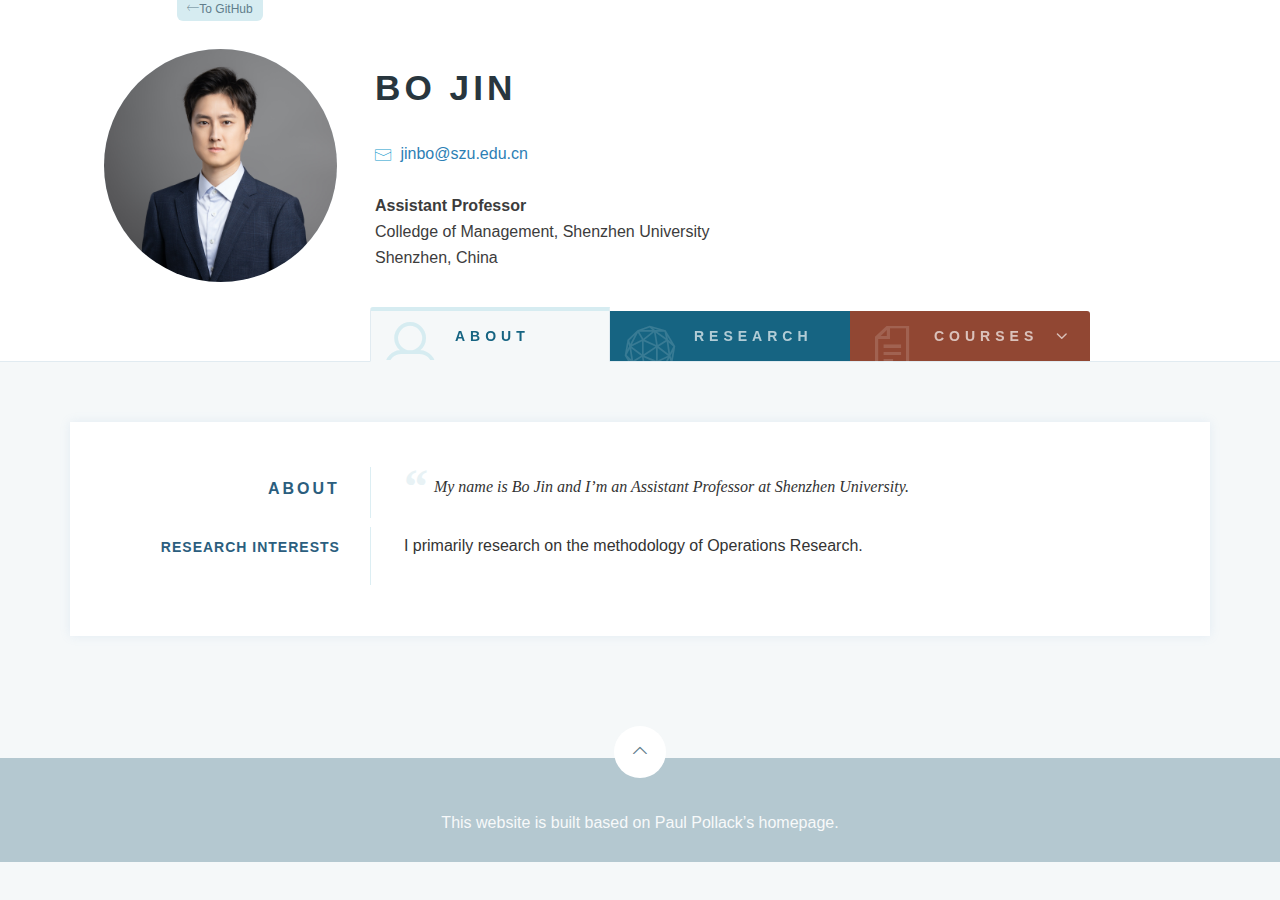
<file: index.html>
<!doctype html>
<html lang="en">

<head>
    <meta charset="utf-8">
    <title>Bo Jin</title>
    <meta name="viewport" content="width=device-width, initial-scale=1.0">
    <link href="css/bootstrap.min.css" rel="stylesheet" type="text/css" media="all" />
    <link href="css/iconsmind.css" rel="stylesheet" type="text/css" media="all" />
    <link href="css/interface-icons.css" rel="stylesheet" type="text/css" media="all" />
    <link href="css/pp-interface-icons.css" rel="stylesheet" type="text/css" media="all" />
    <link href="css/theme.css" rel="stylesheet" type="text/css" media="all" />
    <link href="css/custom.css" rel="stylesheet" type="text/css" media="all" />
</head>

<body class="">
    <a id="top"></a>
    <div class="loader"></div>
    <header class="transition--fade">
        <div class="main-header">
            <div class="container header">
                <div class="row col-sm-12">
                    <div class="col-sm-3 avatar-wrapper text-center">
                        <span class="dept-link"><a href="https://github.com/jinboszu/"><i class="icon-Left"></i>To GitHub</a></span>
                        <img alt="Profile Image" class="profile__avatar" src="img/jinbo-avatar.jpg" />
                    </div>
                    <div class="profile-block col-sm-9">
                        <h1>Bo Jin</h1>
                        <p class="profile-email"><i class="icon-Mail-2 icon icon--xs"></i> <a href="mailto:jinbo@szu.edu.cn">jinbo@szu.edu.cn</a></p>
                        <p class="profile-desc"><span class="job-title">Assistant Professor</span>
                            <br> Colledge of Management, Shenzhen University
                            <br> Shenzhen, China</p>
                    </div>
                </div>
            </div>
        </div>
    </header>
    <nav class="transition--fade">
        <div class="container nav-tab">
            <div class="row">
                <div class="col-sm-12 nav-tab__upper">
                    <div class="col-sm-3 text-center logo-module-wrapper">
                        <div class="nav-module logo-module left">
                            <a href="index.html">
                                    Bo Jin
                                </a>
                        </div>
                    </div>
                    <div class="col-sm-9">
                        <div class="nav-bar" data-fixed-at="400">
                            <div class="nav-module menu-module left">
                                <ul class="menu">
                                    <li class="active">
                                        <!-- Add 'active' class to the current active page -->
                                        <!-- <li class="active"> -->
                                        <a href="#">
                                            <i class="pp-icon-user icon icon--lg"></i> About
                                        </a>
                                    </li>
                                    <li>
                                        <a href="research.html">
                                            <i class="pp-icon-geometry icon icon--lg"></i> Research
                                        </a>
                                    </li>
                                    <li>
                                        <a href="#" class="menu-has-child">
                                            <i class="pp-icon-doc icon icon--lg"></i> Courses
                                        </a>
                                        <ul>
                                          <li><a href="#">Python</a></li>
                                        </ul>
                                    </li>
                                </ul>
                                <!--end menu-->
                            </div>
                            <!--end nav module-->
                        </div>
                        <!--end nav bar-->
                    </div>
                </div>
                <!--end- nav-bar-upper-->
            </div>
            <!--end row-->
        </div>
        <!--end of row-->
    </nav>
    <div class="main-container transition--fade transition--active">
        <section class="content">
            <div class="container">
                <div class="row">
                    <div class="main-content">
                        <div class="content__container content--animate">

                            <!-- begin content item -->
                            <div class="col-sm-12 content__item">
                                <div class="card">
                                    <div class="card__body boxed boxed--lg bg--white">

                                        <div class="module-block row">

                                            <!-- begin block title -->
                                            <div class="module-title col-sm-3 text-right">
                                                <h5>About</h5>
                                            </div>
                                            <!-- end block title -->
                                            <!-- begin content block -->
                                            <div class="module-content col-sm-9">
                                                <blockquote>My name is Bo Jin and I’m an Assistant Professor at Shenzhen University.</span>
                                                </blockquote>
                                            </div>
                                            <!-- end content block -->

                                        </div>

                                        <div class="module-block row">
                                            <div class="module-title col-sm-3 text-right">
                                                <h6>Research Interests</h6>
                                            </div>
                                            <div class="module-content col-sm-9">
                                                <p>I primarily research on the methodology of Operations Research.</p>
                                            </div>
                                        </div>
                                    </div>
                                </div>
                            </div>
                            <!--end item-->

                        </div>
                        <!--end of content container-->
                    </div>
                    <!--end main content-->
                </div>
                <!--end row-->
            </div>
            <!--end of container-->
        </section>
        <footer class="footer-4">
            <div class="footer__lower">
                <div class="container">
                    <div class="row">
                        <div class="col-sm-12 text-center">
                            <a href="#top" class="inner-link top-link">
                                <i class="interface-up-open-big"></i>
                            </a>
                        </div>
                        <div class="col-sm-12 text-center">
                            <p style="color: #ffffff">This website is built based on <a href="http://pollack.uga.edu/" style="color: #ffffff">Paul Pollack’s homepage</a>.</p>
                        </div>
                    </div>
                    <!--end of row-->
                </div>
                <!--end of container-->
            </div>
            <!--end of footer__lower-->
        </footer>
    </div>
    <script src="js/jquery-2.1.4.min.js"></script>
    <script src="js/bootstrap.min.js"></script>
    <script src="js/isotope.min.js"></script>
    <script src="js/smooth-scroll.min.js"></script>
    <script src="js/scrollreveal.min.js"></script>
    <script src="js/scripts.js"></script>
</body>

</html>
</file>
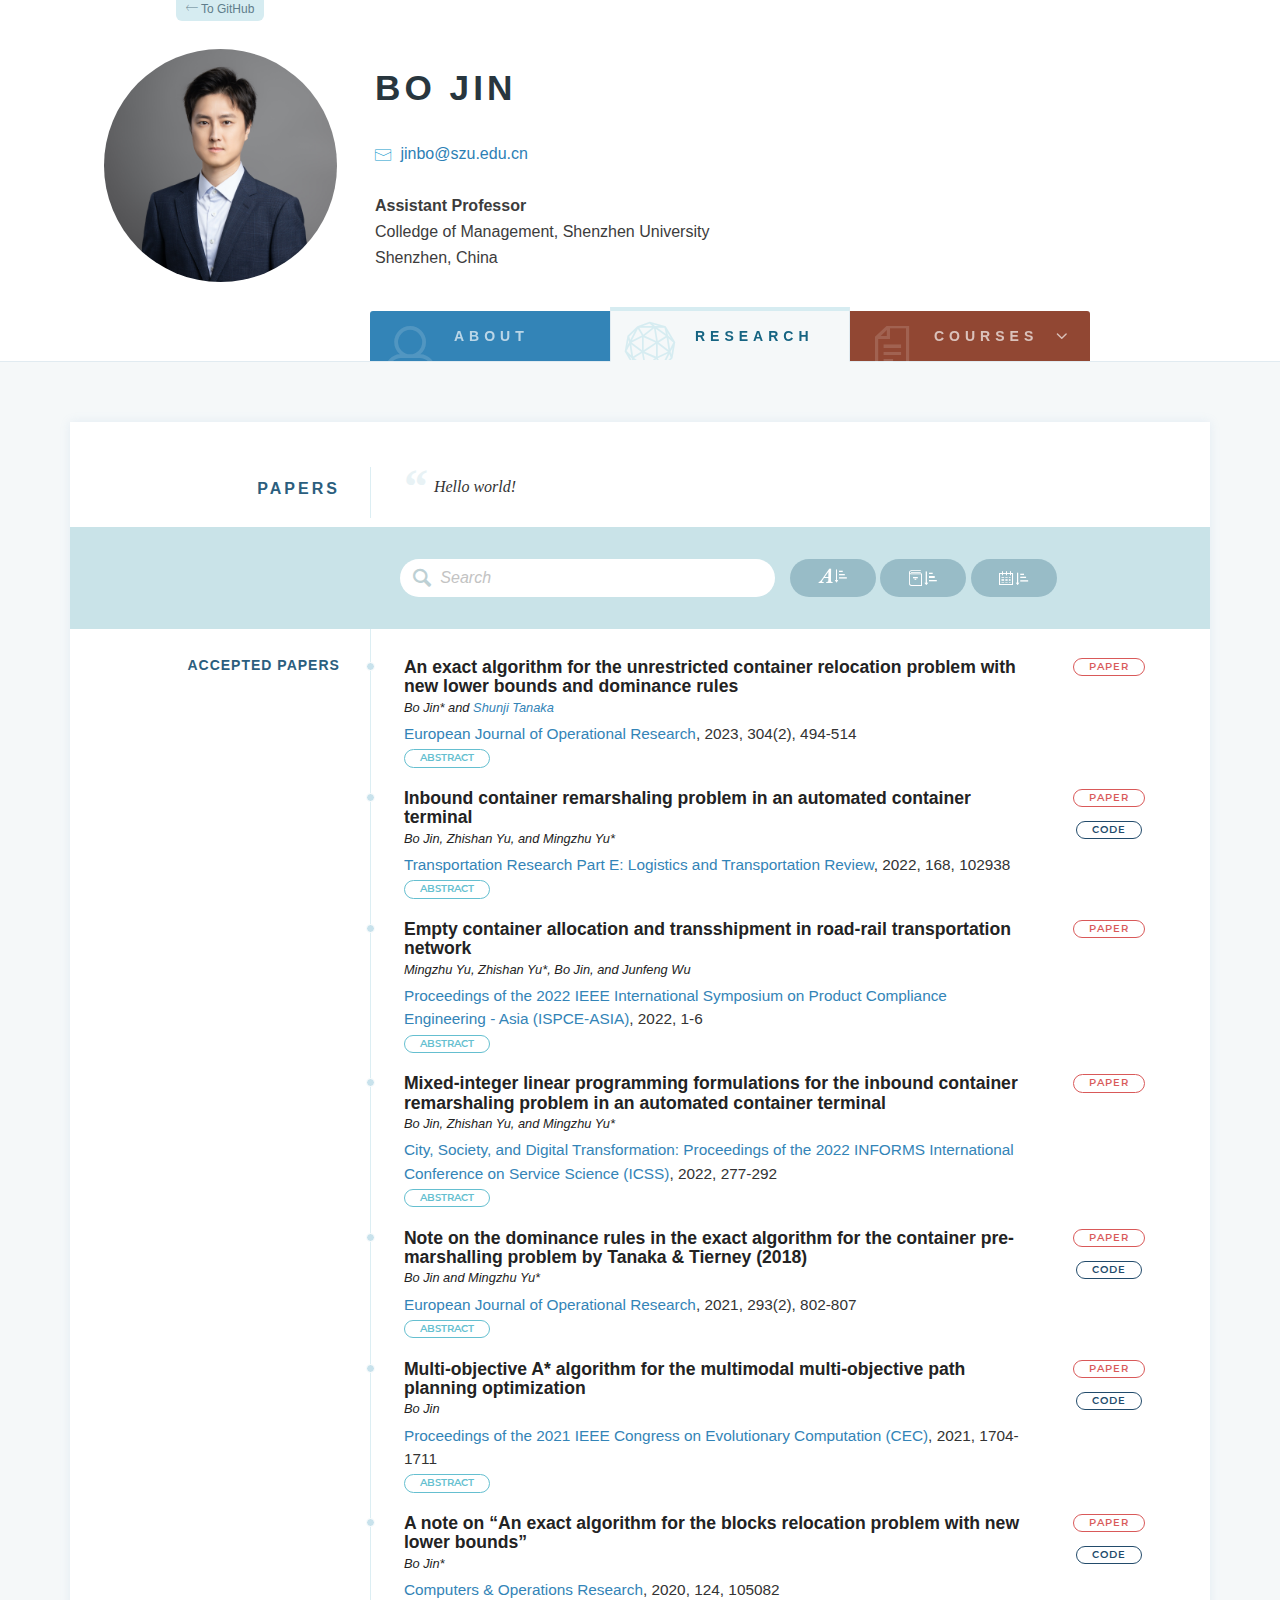
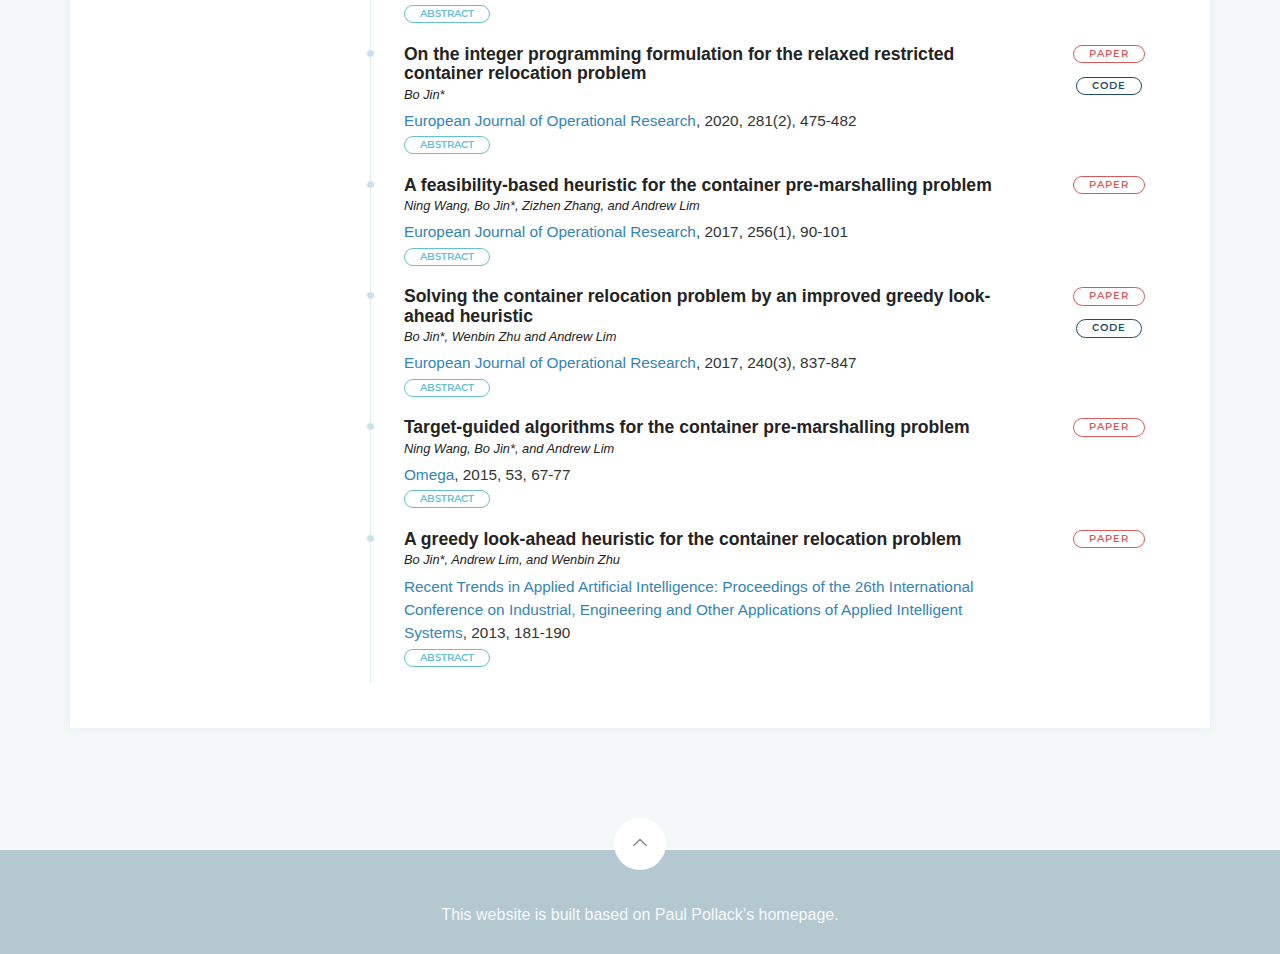
<file: research.html>
<!doctype html>
<html lang="en">

<head>
    <meta charset="utf-8">
    <title>Research | Bo Jin</title>
    <meta name="viewport" content="width=device-width, initial-scale=1.0">
    <link href="css/bootstrap.min.css" rel="stylesheet" type="text/css" media="all" />
    <link href="css/iconsmind.css" rel="stylesheet" type="text/css" media="all" />
    <link href="css/interface-icons.css" rel="stylesheet" type="text/css" media="all" />
    <link href="css/pp-interface-icons.css" rel="stylesheet" type="text/css" media="all" />
    <link href="css/theme.css" rel="stylesheet" type="text/css" media="all" />
    <link href="css/custom.css" rel="stylesheet" type="text/css" media="all" />
</head>

<body class="">
    <a id="top"></a>
    <div class="loader"></div>
    <header class="transition--fade">
            <div class="main-header">
                <div class="container header">
                    <div class="row col-sm-12">
                        <div class="col-sm-3 avatar-wrapper text-center">
                            <span class="dept-link"><a href="https://github.com/jinboszu/"><i class="icon-Left"></i> To GitHub</a></span>
                            <img alt="Profile Image" class="profile__avatar" src="img/jinbo-avatar.jpg" />
                        </div>
                        <div class="profile-block col-sm-9">
                            <h1>Bo Jin</h1>
                            <p class="profile-email"><i class="icon-Mail-2 icon icon--xs"></i> <a href="mailto:jinbo@szu.edu.cn">jinbo@szu.edu.cn</a></p>
                            <p class="profile-desc">
                                <span class="job-title">Assistant Professor</span><br/>
                                Colledge of Management, Shenzhen University<br/>
                                Shenzhen, China
                            </p>
                        </div>
                    </div>
                </div>
            </div>
        </header>
        <nav class="transition--fade">
            <div class="container nav-tab">
                <div class="row">
                    <div class="col-sm-12 nav-tab__upper">
                        <div class="col-sm-3 text-center logo-module-wrapper">
                            <div class="nav-module logo-module left">
                                <a href="index.html">
                                        Bo Jin
                                </a>
                            </div>
                        </div>
                        <div class="col-sm-9">
                            <div class="nav-bar" data-fixed-at="400">
                                <div class="nav-module menu-module left">
                                    <ul class="menu">
                                        <li>
                                            <!-- <li class="active"> -->
                                            <a href="index.html">
                                                <i class="pp-icon-user icon icon--lg"></i> About
                                            </a>
                                        </li>
                                        <li class="active">
                                            <a href="#">
                                                <i class="pp-icon-geometry icon icon--lg"></i> Research
                                            </a>
                                        </li>
                                        <li>
                                            <a href="#" class="menu-has-child">
                                                <i class="pp-icon-doc icon icon--lg"></i> Courses
                                            </a>
                                            <ul>
                                              <li><a href="#">Python</a></li>
                                            </ul>
                                        </li>
                                    </ul>
                                </div>
                                <!--end nav module-->
                            </div>
                        </div>
                    </div>
                </div>
            </div>
            <!--end of row-->
        </nav>
    <div class="main-container transition--fade transition--active">
        <section class="content">
            <div class="container">
                <div class="row">
                    <div class="main-content">
                        <div class="content__container content--animate">
                            <div class="col-sm-12 content__item">
                                <div id="papers" class="card">
                                    <div class="card__body boxed boxed--lg bg--white">
                                        <div class="module-block row">
                                            <div class="module-title col-sm-3 text-right">
                                                <h5>Papers</h5>
                                            </div>
                                            <div class="module-content col-sm-9">
                                                <blockquote>
                                                    Hello world!
                                                </blockquote>
                                            </div>
                                        </div>
                                        <div class="module-block row search-paper">
                                            <div class="module-title col-sm-3 text-right">
                                            </div>
                                            <div class="module-search col-sm-9">
                                                <div class="input-append">
                                                    <div class="input-with-icon col-md-6">
                                                        <i class="interface-search icon"></i>
                                                        <input type="search" name="name" placeholder="Search" class="search" required>
                                                    </div>
                                                    <button class="btn sort" data-sort="paper-title" data-toggle="tooltip" title="Sort by Name"><i class="pp-icon-sort-name icon"></i></button>
                                                    <button class="btn sort" data-sort="journal-name"><i class="pp-icon-sort-journal icon" data-toggle="tooltip" title="Sort by Journal"></i></button>
                                                    <button class="btn sort" data-sort="paper-year"><i class="pp-icon-sort-year icon" data-toggle="tooltip" title="Sort by Year"></i></button>
                                                </div>
                                            </div>
                                        </div>
                                        <div class="module-block row">
                                            <div class="module-title col-sm-3 text-right">
                                                <h6>Accepted Papers</h6>
                                            </div>
                                            <div class="module-content col-sm-9">
                                                <ul class="paper-list list">







                                                    <li class="col-sm-12 list-item with-bullet">
                                                        <div class="col-sm-10">
                                                            <h4><span class="paper-title">An exact algorithm for the unrestricted container relocation problem with new lower bounds and dominance rules</span><br/><span class="paper-author">Bo Jin* and <a href="https://turbine.kuee.kyoto-u.ac.jp/~tanaka/index-e.html">Shunji Tanaka</a></span></h4>
                                                            <p>
                                                                <a href="https://www.sciencedirect.com/journal/european-journal-of-operational-research"><span class="journal-name">European Journal of Operational Research</span></a>,
                                                                <span class="paper-year">2023</span>, 304(2), 494-514
                                                            </p>
                                                        </div>
                                                        <div class="col-sm-2 paper-btn"><a href="https://doi.org/10.1016/j.ejor.2022.04.006" target="_blank" target="_blank" class="btn btn--sm btn-pdf">Paper</a></div>
                                                        <div class="paper-abstract col-md-12 col-xs-12">
                                                            <p><a class="btn btn--sm btn-abstract" role="button" data-toggle="collapse" href="#paper12" aria-expanded="false" aria-controls="paper12">Abstract</a>
                                                                <div class="collapse" id="paper12">
                                                                    <div class="well paper-abtract-content">
                                                                        <p>The container relocation problem, also known as the block(s) relocation problem, is one of the most studied optimization problems in container terminals. The problem aims at minimizing the total number of relocations for retrieving containers from a storage yard according to a specific order. The purpose of this study is to develop an efficient iterative deepening branch-and-bound algorithm for exactly solving one of the most practical variants of the problem, namely the unrestricted container relocation problem with duplicate priorities, which has received less attention in the literature. To improve the search efficiency of the proposed algorithm, we design two new lower bounds that can be computed quickly to incorporate them into the branch-and-bound algorithm. We also present a set of mutually consistent dominance rules to reduce the search space while avoiding over-pruning. The performance of the proposed algorithm is evaluated by extensive computational experiments on three commonly used benchmark datasets. The results show that the proposed algorithm outperforms the state-of-the-art exact algorithm for the unrestricted container relocation problem with distinct priorities, although our algorithm is applicable to a more general variant of the problem. Moreover, it can still provide competitive results for small- and medium-sized instances under a strict time limit of one second in comparison to existing metaheuristic approaches.</p>
                                                                    </div>
                                                                </div>
                                                            </p>
                                                        </div>
                                                    </li>

                                                    <li class="col-sm-12 list-item with-bullet">
                                                        <div class="col-sm-10">
                                                            <h4><span class="paper-title">Inbound container remarshaling problem in an automated container terminal</span><br/><span class="paper-author">Bo Jin, Zhishan Yu, and Mingzhu Yu*</span></h4>
                                                            <p>
                                                                <a href="https://www.sciencedirect.com/journal/transportation-research-part-e-logistics-and-transportation-review"><span class="journal-name">Transportation Research Part E: Logistics and Transportation Review</span></a>,
                                                                <span class="paper-year">2022</span>, 168, 102938</span>
                                                            </p>
                                                        </div>
                                                        <div class="col-sm-2 paper-btn"><a href="https://doi.org/10.1016/j.tre.2022.102938" target="_blank" class="btn btn--sm btn-pdf">Paper</a><br/><a href="https://github.com/jinboszu/remarshaling" target="_blank" class="btn btn--sm btn-code">CODE</a></div>
                                                        <div class="paper-abstract col-md-12 col-xs-12">
                                                            <p><a class="btn btn--sm btn-abstract" role="button" data-toggle="collapse" href="#paper11" aria-expanded="false" aria-controls="paper11">Abstract</a></p>
                                                            <div class="collapse" id="paper11">
                                                                <div class="well paper-abtract-content">
                                                                    <p>In the container terminal yard, operators typically rearrange containers during the idle time of the yard cranes (so-called remarshaling operation) to improve the efficiency of future container retrieval. In this study, we address the inbound container remarshaling problem in an automated container terminal, which is aimed at determining the optimal container movement sequence during the remarshaling operation to minimize the expected time for retrieving all containers in the future. The randomness of the inbound containers’ future retrieval order and the maximum available time of the remarshaling operation are both considered. Two new integer linear programming models are proposed to formulate the problem. Numerical experiments show the outperformance of the proposed models over the existing mixed-integer programming model in the literature. Especially, one of the proposed models demonstrates considerably high computational efficiency, which is capable of solving practical-sized instances to optimality in just a few hundred of milliseconds. In addition, we investigate the bi-objective remarshaling problem in order to examine the relationship between the minimum future retrieval time and the maximum available remarshaling time.</p>
                                                                </div>
                                                            </div>
                                                        </div>
                                                    </li>

                                                    <li class="col-sm-12 list-item with-bullet">
                                                        <div class="col-sm-10">
                                                            <h4><span class="paper-title">Empty container allocation and transshipment in road-rail transportation network</span><br/><span class="paper-author">Mingzhu Yu, Zhishan Yu*, Bo Jin, and Junfeng Wu</span></h4>
                                                            <p>
                                                                <a href="https://ieeexplore.ieee.org/xpl/conhome/9970763/proceeding"><span class="journal-name">Proceedings of the 2022 IEEE International Symposium on Product Compliance Engineering - Asia (ISPCE-ASIA)</span></a>,
                                                                <span class="paper-year">2022</span>, 1-6
                                                            </p>
                                                        </div>
                                                        <div class="col-sm-2 paper-btn"><a href="https://doi.org/10.1109/ISPCE-ASIA57917.2022.9970786" target="_blank" target="_blank" class="btn btn--sm btn-pdf">Paper</a></div>
                                                        <div class="paper-abstract col-md-12 col-xs-12">
                                                            <p><a class="btn btn--sm btn-abstract" role="button" data-toggle="collapse" href="#paper10" aria-expanded="false" aria-controls="paper10">Abstract</a>
                                                                <div class="collapse" id="paper10">
                                                                    <div class="well paper-abtract-content">
                                                                        <p>This paper focuses on a hinterland empty container transportation system involving a road-rail network. We formulate an integer programming model to characterize the empty container allocation and transshipment problem in the road-rail transportation network. The complexity of the studied problem comes from the diversity of inland container transportation modes and the flexibility of empty container allocation between different supply-demand pairs. An effective and efficient Greedy-SPFA (Shortest Path Faster Algorithm) method is proposed to solve this problem through transforming it into a minimum cost flow problem. Computational experiments show that the applied algorithm outperforms the established formulation. And some management inspirations are proposed through sensitivity analysis.</p>
                                                                    </div>
                                                                </div>
                                                            </p>
                                                        </div>
                                                    </li>

                                                    <li class="col-sm-12 list-item with-bullet">
                                                        <div class="col-sm-10">
                                                            <h4><span class="paper-title">Mixed-integer linear programming formulations for the inbound container remarshaling problem in an automated container terminal</span><br/><span class="paper-author">Bo Jin, Zhishan Yu, and Mingzhu Yu*</span></h4>
                                                            <p>
                                                                <a href="https://link.springer.com/book/10.1007/978-3-031-15644-1"><span class="journal-name">City, Society, and Digital Transformation: Proceedings of the 2022 INFORMS International Conference on Service Science (ICSS)</span></a>,
                                                                <span class="paper-year">2022</span>, 277-292
                                                            </p>
                                                        </div>
                                                        <div class="col-sm-2 paper-btn"><a href="https://doi.org/10.1007/978-3-031-15644-1_21" target="_blank" target="_blank" class="btn btn--sm btn-pdf">Paper</a></div>
                                                        <div class="paper-abstract col-md-12 col-xs-12">
                                                            <p><a class="btn btn--sm btn-abstract" role="button" data-toggle="collapse" href="#paper9" aria-expanded="false" aria-controls="paper9">Abstract</a>
                                                                <div class="collapse" id="paper9">
                                                                    <div class="well paper-abtract-content">
                                                                        <p>In this paper, we study the inbound container remarshaling problem in an automated container terminal, which jointly optimizes the allocation of inbound containers and the scheduling of an automated stacking crane. The randomness of the future retrieval order of inbound containers and the time limit of the remarshaling process are both considered, and the goal is to minimize the expected time to retrieve all containers in the future. Two mixed-integer linear programming formulations, named the move-based and allocation-based models, are proposed. The move-based model encodes a feasible solution to the problem into a sequence of moves. The allocation-based model decomposes the problem into a master problem that focuses only on the final allocation of containers and a subproblem of scheduling the automated stacking crane. We prove that the subproblem can be solved in linear time by transforming it into a Eulerian graph, and then use its analytical solution to simplify the time constraint in the master problem. Numerical experiments show the outperformance of the proposed models over the existing mixed-integer programming model in the literature.</p>
                                                                    </div>
                                                                </div>
                                                            </p>
                                                        </div>
                                                    </li>

                                                    <li class="col-sm-12 list-item with-bullet">
                                                        <div class="col-sm-10">
                                                            <h4><span class="paper-title">Note on the dominance rules in the exact algorithm for the container pre-marshalling problem by Tanaka & Tierney (2018)</span><br/><span class="paper-author">Bo Jin and Mingzhu Yu*</span></h4>
                                                            <p>
                                                                <a href="https://www.sciencedirect.com/journal/european-journal-of-operational-research"><span class="journal-name">European Journal of Operational Research</span></a>,
                                                                <span class="paper-year">2021</span>, 293(2), 802-807
                                                            </p>
                                                        </div>
                                                        <div class="col-sm-2 paper-btn"><a href="https://doi.org/10.1016/j.ejor.2020.12.041" target="_blank" class="btn btn--sm btn-pdf">Paper</a><br/><a href="https://github.com/jinboszu/cpmp-rule" target="_blank" class="btn btn--sm btn-code">CODE</a></div>
                                                        <div class="paper-abstract col-md-12 col-xs-12">
                                                            <p><a class="btn btn--sm btn-abstract" role="button" data-toggle="collapse" href="#paper8" aria-expanded="false" aria-controls="paper8">Abstract</a></p>
                                                            <div class="collapse" id="paper8">
                                                                <div class="well paper-abtract-content">
                                                                    <p>In this note, we identify an over-pruning issue that occurs in the iterative deepening branch-and-bound algorithm by Tanaka and Tierney (2018). We show that this over-pruning issue is caused by an inconsistency between two dominance rules, namely, the transitive move rule and the empty stack rule, and it will in turn cause the exact algorithm to produce incorrect optimal solutions. To address this issue, we propose a new concept termed the lexicographic dominance principle, and prove that all dominance rules under the lexicographic dominance principle are mutually consistent. Finally, we re-examine all the dominance rules described in the referred paper, and present a compatible set of dominance rules to guarantee mutual consistency.</p>
                                                                </div>
                                                            </div>
                                                        </div>
                                                    </li>

                                                    <li class="col-sm-12 list-item with-bullet">
                                                        <div class="col-sm-10">
                                                            <h4><span class="paper-title">Multi-objective A* algorithm for the multimodal multi-objective path planning optimization</span><br/><span class="paper-author">Bo Jin</span></h4>
                                                            <p>
                                                                <a href="https://ieeexplore.ieee.org/xpl/conhome/9504682/proceeding"><span class="journal-name">Proceedings of the 2021 IEEE Congress on Evolutionary Computation (CEC)</span></a>,
                                                                <span class="paper-year">2021</span>, 1704-1711
                                                            </p>
                                                        </div>
                                                        <div class="col-sm-2 paper-btn"><a href="https://doi.org/10.1109/CEC45853.2021.9504943" target="_blank" class="btn btn--sm btn-pdf">Paper</a><br/><a href="https://github.com/jinboszu/mmopp" target="_blank" class="btn btn--sm btn-code">CODE</a></div>
                                                        <div class="paper-abstract col-md-12 col-xs-12">
                                                            <p><a class="btn btn--sm btn-abstract" role="button" data-toggle="collapse" href="#paper7" aria-expanded="false" aria-controls="paper7">Abstract</a></p>
                                                            <div class="collapse" id="paper7">
                                                                <div class="well paper-abtract-content">
                                                                    <p>In this paper, we consider the multimodal multi-objective path planning (MMOPP) optimization, which is the main topic of a special session in IEEE CEC 2021. The MMOPP aims at finding all the Pareto optimal paths from a start area to a goal area on a grid map, while passing through several designated must-visit areas. We propose an efficient approach based on the multi-objective A* algorithm to exactly solve the MMOPP. Experiments are conducted on the official MMOPP test suite to evaluate the performance of the proposed approach. We also show the admissibility of the proposed approach so that the computational results can be used as the standard answers to the MMOPP test suite.</p>
                                                                </div>
                                                            </div>
                                                        </div>
                                                    </li>

                                                    <li class="col-sm-12 list-item with-bullet">
                                                        <div class="col-sm-10">
                                                            <h4><span class="paper-title">A note on “An exact algorithm for the blocks relocation problem with new lower bounds”</span><br/><span class="paper-author">Bo Jin*</span></h4>
                                                            <p>
                                                                <a href="https://www.sciencedirect.com/journal/computers-and-operations-research"><span class="journal-name">Computers & Operations Research</span></a>,
                                                                <span class="paper-year">2020</span>, 124, 105082
                                                            </p>
                                                        </div>
                                                        <div class="col-sm-2 paper-btn"><a href="https://doi.org/10.1016/j.cor.2020.105082" target="_blank" class="btn btn--sm btn-pdf">Paper</a><br/><a href="https://github.com/jinboszu/lb-lis" target="_blank" class="btn btn--sm btn-code">CODE</a></div>
                                                        <div class="paper-abstract col-md-12 col-xs-12">
                                                            <p><a class="btn btn--sm btn-abstract" role="button" data-toggle="collapse" href="#paper6" aria-expanded="false" aria-controls="paper6">Abstract</a></p>
                                                            <div class="collapse" id="paper6">
                                                                <div class="well paper-abtract-content">
                                                                    <p>This paper is a note on [Quispe, K. E. Y., Lintzmayer, C. N., & Xavier, E. C. (2018). An exact algorithm for the blocks relocation problem with new lower bounds. Computers & Operations Research, 99, 206–217]. Quispe et al. (2018) presented a new lower bound called LB-LIS for the blocks relocation problem. In this note, we show that the algorithm description of LB-LIS in the referred paper is incomplete. In addition, we propose a faster algorithm for computing this lower bound more efficiently. Computational experiments on a commonly used dataset reveal that the proposed algorithm uses on average 44.48% less time than the original LB-LIS implementation for the instances tested.</p>
                                                                </div>
                                                            </div>
                                                        </div>
                                                    </li>


                                                    <li class="col-sm-12 list-item with-bullet">
                                                        <div class="col-sm-10">
                                                            <h4><span class="paper-title">On the integer programming formulation for the relaxed restricted container relocation problem</span><br/><span class="paper-author">Bo Jin*</span></h4>
                                                            <p>
                                                                <a href="https://www.sciencedirect.com/journal/european-journal-of-operational-research"><span class="journal-name">European Journal of Operational Research</span></a>,
                                                                <span class="paper-year">2020</span>, 281(2), 475-482
                                                            </p>
                                                        </div>
                                                        <div class="col-sm-2 paper-btn"><a href="https://doi.org/10.1016/j.ejor.2019.08.041" target="_blank" class="btn btn--sm btn-pdf">Paper</a><br/><a href="https://github.com/jinboszu/crp-irc" target="_blank" class="btn btn--sm btn-code">CODE</a></div>
                                                        <div class="paper-abstract col-md-12 col-xs-12">
                                                            <p><a class="btn btn--sm btn-abstract" role="button" data-toggle="collapse" href="#paper5" aria-expanded="false" aria-controls="paper5">Abstract</a></p>
                                                            <div class="collapse" id="paper5">
                                                                <div class="well paper-abtract-content">
                                                                    <p>In a recent paper entitled “A new binary formulation of the restricted container relocation problem based on a binary encoding of configurations”, Galle, Barnhart and Jaillet (2018) introduced a new variant of the container relocation problem (CRP), named the relaxed restricted CRP, where every container can be relocated at most once for retrieving each target container. The authors also proposed a binary integer programming model for formulating the relaxed restricted CRP. In this paper, it is first shown that the proposed model contains two deficiencies in formulating the “last in, first out” (LIFO) policy. These deficiencies will cause the solutions obtained by the model to correspond to infeasible configurations or infeasible relocation sequences. Then, the LIFO policy is analyzed in detail and reformulated as linear constraints correctly. Lastly, the corrected integer programming formulation is presented. Computational experiments show that the corrected model dramatically reduces complexity and improves performance.</p>
                                                                </div>
                                                            </div>
                                                        </div>
                                                    </li>

                                                    <li class="col-sm-12 list-item with-bullet">
                                                        <div class="col-sm-10">
                                                            <h4><span class="paper-title">A feasibility-based heuristic for the container pre-marshalling problem</span><br/><span class="paper-author">Ning Wang, Bo Jin*, Zizhen Zhang, and Andrew Lim</span></h4>
                                                            <p>
                                                                <a href="https://www.sciencedirect.com/journal/european-journal-of-operational-research"><span class="journal-name">European Journal of Operational Research</span></a>,
                                                                <span class="paper-year">2017</span>, 256(1), 90-101
                                                            </p>
                                                        </div>
                                                        <div class="col-sm-2 paper-btn"><a href="https://doi.org/10.1016/j.ejor.2016.05.061" target="_blank" class="btn btn--sm btn-pdf">Paper</a></div>
                                                        <div class="paper-abstract col-md-12 col-xs-12">
                                                            <p><a class="btn btn--sm btn-abstract" role="button" data-toggle="collapse" href="#paper4" aria-expanded="false" aria-controls="paper4">Abstract</a></p>
                                                            <div class="collapse" id="paper4">
                                                                <div class="well paper-abtract-content">
                                                                    <p>This paper addresses the container pre-marshalling problem (CPMP) which rearranges containers inside a storage bay to a desired layout. By far, target-driven algorithms have relatively good performance among all algorithms; they have two key components: first, containers are rearranged to their desired slots one by one in a certain order; and second, rearranging one container is completed by a sequence of movements. Our paper improves the performance of the target-driven algorithm from both aspects. The proposed heuristic determines the order of container rearrangements by the concepts of state feasibility, container stability, dead-end avoidance and tier-protection proposed in this paper. In addition, we improve the efficiency of performing container rearrangements by discriminating different task types. Computational experiments showcase that the performance of the proposed heuristic is considerable.</p>
                                                                </div>
                                                            </div>
                                                        </div>
                                                    </li>

                                                    <li class="col-sm-12 list-item with-bullet">
                                                        <div class="col-sm-10">
                                                            <h4><span class="paper-title">Target-guided algorithms for the container pre-marshalling problem</span><br/><span class="paper-author">Ning Wang, Bo Jin*, and Andrew Lim</span></h4>
                                                            <p>
                                                                <a href="https://www.sciencedirect.com/journal/omega"><span class="journal-name">Omega</span></a>,
                                                                <span class="paper-year">2015</span>, 53, 67-77
                                                            </p>
                                                        </div>
                                                        <div class="col-sm-2 paper-btn"><a href="https://doi.org/10.1016/j.omega.2014.12.002" target="_blank" class="btn btn--sm btn-pdf">Paper</a></div>
                                                        <div class="paper-abstract col-md-12 col-xs-12">
                                                            <p><a class="btn btn--sm btn-abstract" role="button" data-toggle="collapse" href="#paper3" aria-expanded="false" aria-controls="paper3">Abstract</a></p>
                                                            <div class="collapse" id="paper3">
                                                                <div class="well paper-abtract-content">
                                                                    <p>The container pre-marshalling problem (CPMP) aims to rearrange containers in a bay with the least movement effort; thus, in the final layout, containers are piled according to a predetermined order. Previous researchers, without exception, assumed that all the stacks in a bay are functionally identical. Such a classical problem setting is reexamined in this paper. Moreover, a new problem, the CPMP with a dummy stack (CPMPDS) is proposed. At terminals with transfer lanes, a bay includes a row of ordinary stacks and a dummy stack. The dummy stack is actually the bay space that is reserved for trucks. Therefore, containers can be shipped out from the bay. During the pre-marshalling process, the dummy stack temporarily stores containers as an ordinary stack. However, the dummy stack must be emptied at the end of pre-marshalling. In this paper, target-guided algorithms are proposed to handle both the classical CPMP and new CPMPDS. All the proposed algorithms guarantee termination. Experimental results in terms of the CPMP show that the proposed algorithms surpass the state-of-the-art algorithm.</p>
                                                                </div>
                                                            </div>
                                                        </div>
                                                    </li>

                                                    <li class="col-sm-12 list-item with-bullet">
                                                        <div class="col-sm-10">
                                                            <h4><span class="paper-title">Solving the container relocation problem by an improved greedy look-ahead heuristic</span><br/><span class="paper-author">Bo Jin*, Wenbin Zhu and Andrew Lim</span></h4>
                                                            <p>
                                                                <a href="https://www.sciencedirect.com/journal/european-journal-of-operational-research"><span class="journal-name">European Journal of Operational Research</span></a>,
                                                                <span class="paper-year">2017</span>, 240(3), 837-847
                                                            </p>
                                                        </div>
                                                        <div class="col-sm-2 paper-btn"><a href="https://doi.org/10.1016/j.ejor.2014.07.038" target="_blank" class="btn btn--sm btn-pdf">Paper</a><br/><a href="https://github.com/jinboszu/crp-glah" target="_blank" class="btn btn--sm btn-code">CODE</a></div>
                                                        <div class="paper-abstract col-md-12 col-xs-12">
                                                            <p><a class="btn btn--sm btn-abstract" role="button" data-toggle="collapse" href="#paper2" aria-expanded="false" aria-controls="paper2">Abstract</a></p>
                                                            <div class="collapse" id="paper2">
                                                                <div class="well paper-abtract-content">
                                                                    <p>The container relocation problem (CRP) is one of the most crucial issues for container terminals. In a single bay, containers belonging to multiple groups should be retrieved by an equipped yard crane in accordance with their retrieval priorities. An operation of the crane can either relocate a container from the top of a stack to another within the bay, or remove a container with the highest retrieval priority among all remaining containers. The objective of the CRP is to find an optimized operation plan for the crane with the fewest number of container relocations. This paper proposes an improved greedy look-ahead heuristic for the CRP and conducts experiments on four existing data sets. The experimental results show that the proposed approach is able to provide better solutions for large-scale instances in shorter runtime, compared to the up-to-date approaches in the recent literature.</p>
                                                                </div>
                                                            </div>
                                                        </div>
                                                    </li>

                                                    <li class="col-sm-12 list-item with-bullet">
                                                        <div class="col-sm-10">
                                                            <h4><span class="paper-title">A greedy look-ahead heuristic for the container relocation problem</span><br/><span class="paper-author">Bo Jin*, Andrew Lim, and Wenbin Zhu</span></h4>
                                                            <p>
                                                                <a href="https://link.springer.com/book/10.1007/978-3-642-38577-3"><span class="journal-name">Recent Trends in Applied Artificial Intelligence: Proceedings of the 26th International Conference on Industrial, Engineering and Other Applications of Applied Intelligent Systems</span></a>,
                                                                <span class="paper-year">2013</span>, 181-190
                                                            </p>
                                                        </div>
                                                        <div class="col-sm-2 paper-btn"><a href="https://doi.org/10.1007/978-3-642-38577-3" target="_blank" class="btn btn--sm btn-pdf">Paper</a></div>
                                                        <div class="paper-abstract col-md-12 col-xs-12">
                                                            <p><a class="btn btn--sm btn-abstract" role="button" data-toggle="collapse" href="#paper1" aria-expanded="false" aria-controls="paper1">Abstract</a></p>
                                                            <div class="collapse" id="paper1">
                                                                <div class="well paper-abtract-content">
                                                                    <p>This paper addresses a classic problem in the container storage and transportation, the container relocation problem. For a given layout of a container bay, the containers should be retrieved in a predefined order, the best operation plan with fewest crane operations is going to be determined. We develop a greedy look-ahead heuristic for this particular purpose. Comparing with existing approaches presented from literature, our heuristic provides better solutions than best known solutions in shorter computational tim.</p>
                                                                </div>
                                                            </div>
                                                        </div>
                                                    </li>

                                                </ul>
                                            </div>
                                        </div>
                                    </div>
                                </div>
                            </div>
                            <!--end item-->
                        </div>
                        <!--end of content container-->
                    </div>
                    <!--end main content-->
                </div>
            </div>
            <!--end of container-->
        </section>
        <footer class="footer-4">
            <div class="footer__lower">
                <div class="container">
                    <div class="row">
                        <div class="col-sm-12 text-center">
                            <a href="#top" class="inner-link top-link">
                                <i class="interface-up-open-big"></i>
                            </a>
                        </div>
                        <div class="col-sm-12 text-center">
                            <p style="color: #ffffff">This website is built based on <a href="http://pollack.uga.edu/" style="color: #ffffff">Paul Pollack’s homepage</a>.</p>
                        </div>
                    </div>
                    <!--end of row-->
                </div>
                <!--end of container-->
            </div>
        </footer>
    </div>
    <script src="js/jquery-2.1.4.min.js"></script>
    <script src="js/bootstrap.min.js"></script>
    <script src="js/isotope.min.js"></script>
    <script src="js/smooth-scroll.min.js"></script>
    <script src="js/scripts.js"></script>
    <script src="js/list.min.js"></script>
    <script>
    var options = {
        valueNames: ['paper-title', 'journal-name', 'paper-year', 'paper-author']
    };

    var paperList = new List('papers', options);
		$(document).ready(function() {
			paperList.sort("paper-year", {
      order: "desc"
			})
		});
     $('[data-toggle="tooltip"]').tooltip();
    </script>
</body>

</html>
</file>
<file: css/iconsmind.css>
@font-face {
	font-family: 'iconsmind';
	src:url('../fonts/iconsmind.eot?#iefix-rdmvgc') format('embedded-opentype');
	src:url('../fonts/iconsmind.woff') format('woff'),
		url('../fonts/iconsmind.ttf') format('truetype');
	font-weight: normal;
	font-style: normal;
}

[class^="icon-"], [class*=" icon-"] {
	font-family: 'iconsmind';
	speak: none;
	font-style: normal;
	font-weight: normal;
	font-variant: normal;
	text-transform: none;
	line-height: 1;
	/* Better Font Rendering =========== */
	-webkit-font-smoothing: antialiased;
	-moz-osx-font-smoothing: grayscale;
}

.icon-A-Z:before {
	content: "\e600";
}
.icon-Aa:before {
	content: "\e601";
}
.icon-Add-Bag:before {
	content: "\e602";
}
.icon-Add-Basket:before {
	content: "\e603";
}
.icon-Add-Cart:before {
	content: "\e604";
}
.icon-Add-File:before {
	content: "\e605";
}
.icon-Add-SpaceAfterParagraph:before {
	content: "\e606";
}
.icon-Add-SpaceBeforeParagraph:before {
	content: "\e607";
}
.icon-Add-User:before {
	content: "\e608";
}
.icon-Add-UserStar:before {
	content: "\e609";
}
.icon-Add-Window:before {
	content: "\e60a";
}
.icon-Add:before {
	content: "\e60b";
}
.icon-Address-Book:before {
	content: "\e60c";
}
.icon-Address-Book2:before {
	content: "\e60d";
}
.icon-Administrator:before {
	content: "\e60e";
}
.icon-Aerobics-2:before {
	content: "\e60f";
}
.icon-Aerobics-3:before {
	content: "\e610";
}
.icon-Aerobics:before {
	content: "\e611";
}
.icon-Affiliate:before {
	content: "\e612";
}
.icon-Aim:before {
	content: "\e613";
}
.icon-Air-Balloon:before {
	content: "\e614";
}
.icon-Airbrush:before {
	content: "\e615";
}
.icon-Airship:before {
	content: "\e616";
}
.icon-Alarm-Clock:before {
	content: "\e617";
}
.icon-Alarm-Clock2:before {
	content: "\e618";
}
.icon-Alarm:before {
	content: "\e619";
}
.icon-Alien-2:before {
	content: "\e61a";
}
.icon-Alien:before {
	content: "\e61b";
}
.icon-Aligator:before {
	content: "\e61c";
}
.icon-Align-Center:before {
	content: "\e61d";
}
.icon-Align-JustifyAll:before {
	content: "\e61e";
}
.icon-Align-JustifyCenter:before {
	content: "\e61f";
}
.icon-Align-JustifyLeft:before {
	content: "\e620";
}
.icon-Align-JustifyRight:before {
	content: "\e621";
}
.icon-Align-Left:before {
	content: "\e622";
}
.icon-Align-Right:before {
	content: "\e623";
}
.icon-Alpha:before {
	content: "\e624";
}
.icon-Ambulance:before {
	content: "\e625";
}
.icon-AMX:before {
	content: "\e626";
}
.icon-Anchor-2:before {
	content: "\e627";
}
.icon-Anchor:before {
	content: "\e628";
}
.icon-Android-Store:before {
	content: "\e629";
}
.icon-Android:before {
	content: "\e62a";
}
.icon-Angel-Smiley:before {
	content: "\e62b";
}
.icon-Angel:before {
	content: "\e62c";
}
.icon-Angry:before {
	content: "\e62d";
}
.icon-Apple-Bite:before {
	content: "\e62e";
}
.icon-Apple-Store:before {
	content: "\e62f";
}
.icon-Apple:before {
	content: "\e630";
}
.icon-Approved-Window:before {
	content: "\e631";
}
.icon-Aquarius-2:before {
	content: "\e632";
}
.icon-Aquarius:before {
	content: "\e633";
}
.icon-Archery-2:before {
	content: "\e634";
}
.icon-Archery:before {
	content: "\e635";
}
.icon-Argentina:before {
	content: "\e636";
}
.icon-Aries-2:before {
	content: "\e637";
}
.icon-Aries:before {
	content: "\e638";
}
.icon-Army-Key:before {
	content: "\e639";
}
.icon-Arrow-Around:before {
	content: "\e63a";
}
.icon-Arrow-Back3:before {
	content: "\e63b";
}
.icon-Arrow-Back:before {
	content: "\e63c";
}
.icon-Arrow-Back2:before {
	content: "\e63d";
}
.icon-Arrow-Barrier:before {
	content: "\e63e";
}
.icon-Arrow-Circle:before {
	content: "\e63f";
}
.icon-Arrow-Cross:before {
	content: "\e640";
}
.icon-Arrow-Down:before {
	content: "\e641";
}
.icon-Arrow-Down2:before {
	content: "\e642";
}
.icon-Arrow-Down3:before {
	content: "\e643";
}
.icon-Arrow-DowninCircle:before {
	content: "\e644";
}
.icon-Arrow-Fork:before {
	content: "\e645";
}
.icon-Arrow-Forward:before {
	content: "\e646";
}
.icon-Arrow-Forward2:before {
	content: "\e647";
}
.icon-Arrow-From:before {
	content: "\e648";
}
.icon-Arrow-Inside:before {
	content: "\e649";
}
.icon-Arrow-Inside45:before {
	content: "\e64a";
}
.icon-Arrow-InsideGap:before {
	content: "\e64b";
}
.icon-Arrow-InsideGap45:before {
	content: "\e64c";
}
.icon-Arrow-Into:before {
	content: "\e64d";
}
.icon-Arrow-Join:before {
	content: "\e64e";
}
.icon-Arrow-Junction:before {
	content: "\e64f";
}
.icon-Arrow-Left:before {
	content: "\e650";
}
.icon-Arrow-Left2:before {
	content: "\e651";
}
.icon-Arrow-LeftinCircle:before {
	content: "\e652";
}
.icon-Arrow-Loop:before {
	content: "\e653";
}
.icon-Arrow-Merge:before {
	content: "\e654";
}
.icon-Arrow-Mix:before {
	content: "\e655";
}
.icon-Arrow-Next:before {
	content: "\e656";
}
.icon-Arrow-OutLeft:before {
	content: "\e657";
}
.icon-Arrow-OutRight:before {
	content: "\e658";
}
.icon-Arrow-Outside:before {
	content: "\e659";
}
.icon-Arrow-Outside45:before {
	content: "\e65a";
}
.icon-Arrow-OutsideGap:before {
	content: "\e65b";
}
.icon-Arrow-OutsideGap45:before {
	content: "\e65c";
}
.icon-Arrow-Over:before {
	content: "\e65d";
}
.icon-Arrow-Refresh:before {
	content: "\e65e";
}
.icon-Arrow-Refresh2:before {
	content: "\e65f";
}
.icon-Arrow-Right:before {
	content: "\e660";
}
.icon-Arrow-Right2:before {
	content: "\e661";
}
.icon-Arrow-RightinCircle:before {
	content: "\e662";
}
.icon-Arrow-Shuffle:before {
	content: "\e663";
}
.icon-Arrow-Squiggly:before {
	content: "\e664";
}
.icon-Arrow-Through:before {
	content: "\e665";
}
.icon-Arrow-To:before {
	content: "\e666";
}
.icon-Arrow-TurnLeft:before {
	content: "\e667";
}
.icon-Arrow-TurnRight:before {
	content: "\e668";
}
.icon-Arrow-Up:before {
	content: "\e669";
}
.icon-Arrow-Up2:before {
	content: "\e66a";
}
.icon-Arrow-Up3:before {
	content: "\e66b";
}
.icon-Arrow-UpinCircle:before {
	content: "\e66c";
}
.icon-Arrow-XLeft:before {
	content: "\e66d";
}
.icon-Arrow-XRight:before {
	content: "\e66e";
}
.icon-Ask:before {
	content: "\e66f";
}
.icon-Assistant:before {
	content: "\e670";
}
.icon-Astronaut:before {
	content: "\e671";
}
.icon-At-Sign:before {
	content: "\e672";
}
.icon-ATM:before {
	content: "\e673";
}
.icon-Atom:before {
	content: "\e674";
}
.icon-Audio:before {
	content: "\e675";
}
.icon-Auto-Flash:before {
	content: "\e676";
}
.icon-Autumn:before {
	content: "\e677";
}
.icon-Baby-Clothes:before {
	content: "\e678";
}
.icon-Baby-Clothes2:before {
	content: "\e679";
}
.icon-Baby-Cry:before {
	content: "\e67a";
}
.icon-Baby:before {
	content: "\e67b";
}
.icon-Back2:before {
	content: "\e67c";
}
.icon-Back-Media:before {
	content: "\e67d";
}
.icon-Back-Music:before {
	content: "\e67e";
}
.icon-Back:before {
	content: "\e67f";
}
.icon-Background:before {
	content: "\e680";
}
.icon-Bacteria:before {
	content: "\e681";
}
.icon-Bag-Coins:before {
	content: "\e682";
}
.icon-Bag-Items:before {
	content: "\e683";
}
.icon-Bag-Quantity:before {
	content: "\e684";
}
.icon-Bag:before {
	content: "\e685";
}
.icon-Bakelite:before {
	content: "\e686";
}
.icon-Ballet-Shoes:before {
	content: "\e687";
}
.icon-Balloon:before {
	content: "\e688";
}
.icon-Banana:before {
	content: "\e689";
}
.icon-Band-Aid:before {
	content: "\e68a";
}
.icon-Bank:before {
	content: "\e68b";
}
.icon-Bar-Chart:before {
	content: "\e68c";
}
.icon-Bar-Chart2:before {
	content: "\e68d";
}
.icon-Bar-Chart3:before {
	content: "\e68e";
}
.icon-Bar-Chart4:before {
	content: "\e68f";
}
.icon-Bar-Chart5:before {
	content: "\e690";
}
.icon-Bar-Code:before {
	content: "\e691";
}
.icon-Barricade-2:before {
	content: "\e692";
}
.icon-Barricade:before {
	content: "\e693";
}
.icon-Baseball:before {
	content: "\e694";
}
.icon-Basket-Ball:before {
	content: "\e695";
}
.icon-Basket-Coins:before {
	content: "\e696";
}
.icon-Basket-Items:before {
	content: "\e697";
}
.icon-Basket-Quantity:before {
	content: "\e698";
}
.icon-Bat-2:before {
	content: "\e699";
}
.icon-Bat:before {
	content: "\e69a";
}
.icon-Bathrobe:before {
	content: "\e69b";
}
.icon-Batman-Mask:before {
	content: "\e69c";
}
.icon-Battery-0:before {
	content: "\e69d";
}
.icon-Battery-25:before {
	content: "\e69e";
}
.icon-Battery-50:before {
	content: "\e69f";
}
.icon-Battery-75:before {
	content: "\e6a0";
}
.icon-Battery-100:before {
	content: "\e6a1";
}
.icon-Battery-Charge:before {
	content: "\e6a2";
}
.icon-Bear:before {
	content: "\e6a3";
}
.icon-Beard-2:before {
	content: "\e6a4";
}
.icon-Beard-3:before {
	content: "\e6a5";
}
.icon-Beard:before {
	content: "\e6a6";
}
.icon-Bebo:before {
	content: "\e6a7";
}
.icon-Bee:before {
	content: "\e6a8";
}
.icon-Beer-Glass:before {
	content: "\e6a9";
}
.icon-Beer:before {
	content: "\e6aa";
}
.icon-Bell-2:before {
	content: "\e6ab";
}
.icon-Bell:before {
	content: "\e6ac";
}
.icon-Belt-2:before {
	content: "\e6ad";
}
.icon-Belt-3:before {
	content: "\e6ae";
}
.icon-Belt:before {
	content: "\e6af";
}
.icon-Berlin-Tower:before {
	content: "\e6b0";
}
.icon-Beta:before {
	content: "\e6b1";
}
.icon-Betvibes:before {
	content: "\e6b2";
}
.icon-Bicycle-2:before {
	content: "\e6b3";
}
.icon-Bicycle-3:before {
	content: "\e6b4";
}
.icon-Bicycle:before {
	content: "\e6b5";
}
.icon-Big-Bang:before {
	content: "\e6b6";
}
.icon-Big-Data:before {
	content: "\e6b7";
}
.icon-Bike-Helmet:before {
	content: "\e6b8";
}
.icon-Bikini:before {
	content: "\e6b9";
}
.icon-Bilk-Bottle2:before {
	content: "\e6ba";
}
.icon-Billing:before {
	content: "\e6bb";
}
.icon-Bing:before {
	content: "\e6bc";
}
.icon-Binocular:before {
	content: "\e6bd";
}
.icon-Bio-Hazard:before {
	content: "\e6be";
}
.icon-Biotech:before {
	content: "\e6bf";
}
.icon-Bird-DeliveringLetter:before {
	content: "\e6c0";
}
.icon-Bird:before {
	content: "\e6c1";
}
.icon-Birthday-Cake:before {
	content: "\e6c2";
}
.icon-Bisexual:before {
	content: "\e6c3";
}
.icon-Bishop:before {
	content: "\e6c4";
}
.icon-Bitcoin:before {
	content: "\e6c5";
}
.icon-Black-Cat:before {
	content: "\e6c6";
}
.icon-Blackboard:before {
	content: "\e6c7";
}
.icon-Blinklist:before {
	content: "\e6c8";
}
.icon-Block-Cloud:before {
	content: "\e6c9";
}
.icon-Block-Window:before {
	content: "\e6ca";
}
.icon-Blogger:before {
	content: "\e6cb";
}
.icon-Blood:before {
	content: "\e6cc";
}
.icon-Blouse:before {
	content: "\e6cd";
}
.icon-Blueprint:before {
	content: "\e6ce";
}
.icon-Board:before {
	content: "\e6cf";
}
.icon-Bodybuilding:before {
	content: "\e6d0";
}
.icon-Bold-Text:before {
	content: "\e6d1";
}
.icon-Bone:before {
	content: "\e6d2";
}
.icon-Bones:before {
	content: "\e6d3";
}
.icon-Book:before {
	content: "\e6d4";
}
.icon-Bookmark:before {
	content: "\e6d5";
}
.icon-Books-2:before {
	content: "\e6d6";
}
.icon-Books:before {
	content: "\e6d7";
}
.icon-Boom:before {
	content: "\e6d8";
}
.icon-Boot-2:before {
	content: "\e6d9";
}
.icon-Boot:before {
	content: "\e6da";
}
.icon-Bottom-ToTop:before {
	content: "\e6db";
}
.icon-Bow-2:before {
	content: "\e6dc";
}
.icon-Bow-3:before {
	content: "\e6dd";
}
.icon-Bow-4:before {
	content: "\e6de";
}
.icon-Bow-5:before {
	content: "\e6df";
}
.icon-Bow-6:before {
	content: "\e6e0";
}
.icon-Bow:before {
	content: "\e6e1";
}
.icon-Bowling-2:before {
	content: "\e6e2";
}
.icon-Bowling:before {
	content: "\e6e3";
}
.icon-Box2:before {
	content: "\e6e4";
}
.icon-Box-Close:before {
	content: "\e6e5";
}
.icon-Box-Full:before {
	content: "\e6e6";
}
.icon-Box-Open:before {
	content: "\e6e7";
}
.icon-Box-withFolders:before {
	content: "\e6e8";
}
.icon-Box:before {
	content: "\e6e9";
}
.icon-Boy:before {
	content: "\e6ea";
}
.icon-Bra:before {
	content: "\e6eb";
}
.icon-Brain-2:before {
	content: "\e6ec";
}
.icon-Brain-3:before {
	content: "\e6ed";
}
.icon-Brain:before {
	content: "\e6ee";
}
.icon-Brazil:before {
	content: "\e6ef";
}
.icon-Bread-2:before {
	content: "\e6f0";
}
.icon-Bread:before {
	content: "\e6f1";
}
.icon-Bridge:before {
	content: "\e6f2";
}
.icon-Brightkite:before {
	content: "\e6f3";
}
.icon-Broke-Link2:before {
	content: "\e6f4";
}
.icon-Broken-Link:before {
	content: "\e6f5";
}
.icon-Broom:before {
	content: "\e6f6";
}
.icon-Brush:before {
	content: "\e6f7";
}
.icon-Bucket:before {
	content: "\e6f8";
}
.icon-Bug:before {
	content: "\e6f9";
}
.icon-Building:before {
	content: "\e6fa";
}
.icon-Bulleted-List:before {
	content: "\e6fb";
}
.icon-Bus-2:before {
	content: "\e6fc";
}
.icon-Bus:before {
	content: "\e6fd";
}
.icon-Business-Man:before {
	content: "\e6fe";
}
.icon-Business-ManWoman:before {
	content: "\e6ff";
}
.icon-Business-Mens:before {
	content: "\e700";
}
.icon-Business-Woman:before {
	content: "\e701";
}
.icon-Butterfly:before {
	content: "\e702";
}
.icon-Button:before {
	content: "\e703";
}
.icon-Cable-Car:before {
	content: "\e704";
}
.icon-Cake:before {
	content: "\e705";
}
.icon-Calculator-2:before {
	content: "\e706";
}
.icon-Calculator-3:before {
	content: "\e707";
}
.icon-Calculator:before {
	content: "\e708";
}
.icon-Calendar-2:before {
	content: "\e709";
}
.icon-Calendar-3:before {
	content: "\e70a";
}
.icon-Calendar-4:before {
	content: "\e70b";
}
.icon-Calendar-Clock:before {
	content: "\e70c";
}
.icon-Calendar:before {
	content: "\e70d";
}
.icon-Camel:before {
	content: "\e70e";
}
.icon-Camera-2:before {
	content: "\e70f";
}
.icon-Camera-3:before {
	content: "\e710";
}
.icon-Camera-4:before {
	content: "\e711";
}
.icon-Camera-5:before {
	content: "\e712";
}
.icon-Camera-Back:before {
	content: "\e713";
}
.icon-Camera:before {
	content: "\e714";
}
.icon-Can-2:before {
	content: "\e715";
}
.icon-Can:before {
	content: "\e716";
}
.icon-Canada:before {
	content: "\e717";
}
.icon-Cancer-2:before {
	content: "\e718";
}
.icon-Cancer-3:before {
	content: "\e719";
}
.icon-Cancer:before {
	content: "\e71a";
}
.icon-Candle:before {
	content: "\e71b";
}
.icon-Candy-Cane:before {
	content: "\e71c";
}
.icon-Candy:before {
	content: "\e71d";
}
.icon-Cannon:before {
	content: "\e71e";
}
.icon-Cap-2:before {
	content: "\e71f";
}
.icon-Cap-3:before {
	content: "\e720";
}
.icon-Cap-Smiley:before {
	content: "\e721";
}
.icon-Cap:before {
	content: "\e722";
}
.icon-Capricorn-2:before {
	content: "\e723";
}
.icon-Capricorn:before {
	content: "\e724";
}
.icon-Car-2:before {
	content: "\e725";
}
.icon-Car-3:before {
	content: "\e726";
}
.icon-Car-Coins:before {
	content: "\e727";
}
.icon-Car-Items:before {
	content: "\e728";
}
.icon-Car-Wheel:before {
	content: "\e729";
}
.icon-Car:before {
	content: "\e72a";
}
.icon-Cardigan:before {
	content: "\e72b";
}
.icon-Cardiovascular:before {
	content: "\e72c";
}
.icon-Cart-Quantity:before {
	content: "\e72d";
}
.icon-Casette-Tape:before {
	content: "\e72e";
}
.icon-Cash-Register:before {
	content: "\e72f";
}
.icon-Cash-register2:before {
	content: "\e730";
}
.icon-Castle:before {
	content: "\e731";
}
.icon-Cat:before {
	content: "\e732";
}
.icon-Cathedral:before {
	content: "\e733";
}
.icon-Cauldron:before {
	content: "\e734";
}
.icon-CD-2:before {
	content: "\e735";
}
.icon-CD-Cover:before {
	content: "\e736";
}
.icon-CD:before {
	content: "\e737";
}
.icon-Cello:before {
	content: "\e738";
}
.icon-Celsius:before {
	content: "\e739";
}
.icon-Chacked-Flag:before {
	content: "\e73a";
}
.icon-Chair:before {
	content: "\e73b";
}
.icon-Charger:before {
	content: "\e73c";
}
.icon-Check-2:before {
	content: "\e73d";
}
.icon-Check:before {
	content: "\e73e";
}
.icon-Checked-User:before {
	content: "\e73f";
}
.icon-Checkmate:before {
	content: "\e740";
}
.icon-Checkout-Bag:before {
	content: "\e741";
}
.icon-Checkout-Basket:before {
	content: "\e742";
}
.icon-Checkout:before {
	content: "\e743";
}
.icon-Cheese:before {
	content: "\e744";
}
.icon-Cheetah:before {
	content: "\e745";
}
.icon-Chef-Hat:before {
	content: "\e746";
}
.icon-Chef-Hat2:before {
	content: "\e747";
}
.icon-Chef:before {
	content: "\e748";
}
.icon-Chemical-2:before {
	content: "\e749";
}
.icon-Chemical-3:before {
	content: "\e74a";
}
.icon-Chemical-4:before {
	content: "\e74b";
}
.icon-Chemical-5:before {
	content: "\e74c";
}
.icon-Chemical:before {
	content: "\e74d";
}
.icon-Chess-Board:before {
	content: "\e74e";
}
.icon-Chess:before {
	content: "\e74f";
}
.icon-Chicken:before {
	content: "\e750";
}
.icon-Chile:before {
	content: "\e751";
}
.icon-Chimney:before {
	content: "\e752";
}
.icon-China:before {
	content: "\e753";
}
.icon-Chinese-Temple:before {
	content: "\e754";
}
.icon-Chip:before {
	content: "\e755";
}
.icon-Chopsticks-2:before {
	content: "\e756";
}
.icon-Chopsticks:before {
	content: "\e757";
}
.icon-Christmas-Ball:before {
	content: "\e758";
}
.icon-Christmas-Bell:before {
	content: "\e759";
}
.icon-Christmas-Candle:before {
	content: "\e75a";
}
.icon-Christmas-Hat:before {
	content: "\e75b";
}
.icon-Christmas-Sleigh:before {
	content: "\e75c";
}
.icon-Christmas-Snowman:before {
	content: "\e75d";
}
.icon-Christmas-Sock:before {
	content: "\e75e";
}
.icon-Christmas-Tree:before {
	content: "\e75f";
}
.icon-Christmas:before {
	content: "\e760";
}
.icon-Chrome:before {
	content: "\e761";
}
.icon-Chrysler-Building:before {
	content: "\e762";
}
.icon-Cinema:before {
	content: "\e763";
}
.icon-Circular-Point:before {
	content: "\e764";
}
.icon-City-Hall:before {
	content: "\e765";
}
.icon-Clamp:before {
	content: "\e766";
}
.icon-Clapperboard-Close:before {
	content: "\e767";
}
.icon-Clapperboard-Open:before {
	content: "\e768";
}
.icon-Claps:before {
	content: "\e769";
}
.icon-Clef:before {
	content: "\e76a";
}
.icon-Clinic:before {
	content: "\e76b";
}
.icon-Clock-2:before {
	content: "\e76c";
}
.icon-Clock-3:before {
	content: "\e76d";
}
.icon-Clock-4:before {
	content: "\e76e";
}
.icon-Clock-Back:before {
	content: "\e76f";
}
.icon-Clock-Forward:before {
	content: "\e770";
}
.icon-Clock:before {
	content: "\e771";
}
.icon-Close-Window:before {
	content: "\e772";
}
.icon-Close:before {
	content: "\e773";
}
.icon-Clothing-Store:before {
	content: "\e774";
}
.icon-Cloud--:before {
	content: "\e775";
}
.icon-Cloud-:before {
	content: "\e776";
}
.icon-Cloud-Camera:before {
	content: "\e777";
}
.icon-Cloud-Computer:before {
	content: "\e778";
}
.icon-Cloud-Email:before {
	content: "\e779";
}
.icon-Cloud-Hail:before {
	content: "\e77a";
}
.icon-Cloud-Laptop:before {
	content: "\e77b";
}
.icon-Cloud-Lock:before {
	content: "\e77c";
}
.icon-Cloud-Moon:before {
	content: "\e77d";
}
.icon-Cloud-Music:before {
	content: "\e77e";
}
.icon-Cloud-Picture:before {
	content: "\e77f";
}
.icon-Cloud-Rain:before {
	content: "\e780";
}
.icon-Cloud-Remove:before {
	content: "\e781";
}
.icon-Cloud-Secure:before {
	content: "\e782";
}
.icon-Cloud-Settings:before {
	content: "\e783";
}
.icon-Cloud-Smartphone:before {
	content: "\e784";
}
.icon-Cloud-Snow:before {
	content: "\e785";
}
.icon-Cloud-Sun:before {
	content: "\e786";
}
.icon-Cloud-Tablet:before {
	content: "\e787";
}
.icon-Cloud-Video:before {
	content: "\e788";
}
.icon-Cloud-Weather:before {
	content: "\e789";
}
.icon-Cloud:before {
	content: "\e78a";
}
.icon-Clouds-Weather:before {
	content: "\e78b";
}
.icon-Clouds:before {
	content: "\e78c";
}
.icon-Clown:before {
	content: "\e78d";
}
.icon-CMYK:before {
	content: "\e78e";
}
.icon-Coat:before {
	content: "\e78f";
}
.icon-Cocktail:before {
	content: "\e790";
}
.icon-Coconut:before {
	content: "\e791";
}
.icon-Code-Window:before {
	content: "\e792";
}
.icon-Coding:before {
	content: "\e793";
}
.icon-Coffee-2:before {
	content: "\e794";
}
.icon-Coffee-Bean:before {
	content: "\e795";
}
.icon-Coffee-Machine:before {
	content: "\e796";
}
.icon-Coffee-toGo:before {
	content: "\e797";
}
.icon-Coffee:before {
	content: "\e798";
}
.icon-Coffin:before {
	content: "\e799";
}
.icon-Coin:before {
	content: "\e79a";
}
.icon-Coins-2:before {
	content: "\e79b";
}
.icon-Coins-3:before {
	content: "\e79c";
}
.icon-Coins:before {
	content: "\e79d";
}
.icon-Colombia:before {
	content: "\e79e";
}
.icon-Colosseum:before {
	content: "\e79f";
}
.icon-Column-2:before {
	content: "\e7a0";
}
.icon-Column-3:before {
	content: "\e7a1";
}
.icon-Column:before {
	content: "\e7a2";
}
.icon-Comb-2:before {
	content: "\e7a3";
}
.icon-Comb:before {
	content: "\e7a4";
}
.icon-Communication-Tower:before {
	content: "\e7a5";
}
.icon-Communication-Tower2:before {
	content: "\e7a6";
}
.icon-Compass-2:before {
	content: "\e7a7";
}
.icon-Compass-3:before {
	content: "\e7a8";
}
.icon-Compass-4:before {
	content: "\e7a9";
}
.icon-Compass-Rose:before {
	content: "\e7aa";
}
.icon-Compass:before {
	content: "\e7ab";
}
.icon-Computer-2:before {
	content: "\e7ac";
}
.icon-Computer-3:before {
	content: "\e7ad";
}
.icon-Computer-Secure:before {
	content: "\e7ae";
}
.icon-Computer:before {
	content: "\e7af";
}
.icon-Conference:before {
	content: "\e7b0";
}
.icon-Confused:before {
	content: "\e7b1";
}
.icon-Conservation:before {
	content: "\e7b2";
}
.icon-Consulting:before {
	content: "\e7b3";
}
.icon-Contrast:before {
	content: "\e7b4";
}
.icon-Control-2:before {
	content: "\e7b5";
}
.icon-Control:before {
	content: "\e7b6";
}
.icon-Cookie-Man:before {
	content: "\e7b7";
}
.icon-Cookies:before {
	content: "\e7b8";
}
.icon-Cool-Guy:before {
	content: "\e7b9";
}
.icon-Cool:before {
	content: "\e7ba";
}
.icon-Copyright:before {
	content: "\e7bb";
}
.icon-Costume:before {
	content: "\e7bc";
}
.icon-Couple-Sign:before {
	content: "\e7bd";
}
.icon-Cow:before {
	content: "\e7be";
}
.icon-CPU:before {
	content: "\e7bf";
}
.icon-Crane:before {
	content: "\e7c0";
}
.icon-Cranium:before {
	content: "\e7c1";
}
.icon-Credit-Card:before {
	content: "\e7c2";
}
.icon-Credit-Card2:before {
	content: "\e7c3";
}
.icon-Credit-Card3:before {
	content: "\e7c4";
}
.icon-Cricket:before {
	content: "\e7c5";
}
.icon-Criminal:before {
	content: "\e7c6";
}
.icon-Croissant:before {
	content: "\e7c7";
}
.icon-Crop-2:before {
	content: "\e7c8";
}
.icon-Crop-3:before {
	content: "\e7c9";
}
.icon-Crown-2:before {
	content: "\e7ca";
}
.icon-Crown:before {
	content: "\e7cb";
}
.icon-Crying:before {
	content: "\e7cc";
}
.icon-Cube-Molecule:before {
	content: "\e7cd";
}
.icon-Cube-Molecule2:before {
	content: "\e7ce";
}
.icon-Cupcake:before {
	content: "\e7cf";
}
.icon-Cursor-Click:before {
	content: "\e7d0";
}
.icon-Cursor-Click2:before {
	content: "\e7d1";
}
.icon-Cursor-Move:before {
	content: "\e7d2";
}
.icon-Cursor-Move2:before {
	content: "\e7d3";
}
.icon-Cursor-Select:before {
	content: "\e7d4";
}
.icon-Cursor:before {
	content: "\e7d5";
}
.icon-D-Eyeglasses:before {
	content: "\e7d6";
}
.icon-D-Eyeglasses2:before {
	content: "\e7d7";
}
.icon-Dam:before {
	content: "\e7d8";
}
.icon-Danemark:before {
	content: "\e7d9";
}
.icon-Danger-2:before {
	content: "\e7da";
}
.icon-Danger:before {
	content: "\e7db";
}
.icon-Dashboard:before {
	content: "\e7dc";
}
.icon-Data-Backup:before {
	content: "\e7dd";
}
.icon-Data-Block:before {
	content: "\e7de";
}
.icon-Data-Center:before {
	content: "\e7df";
}
.icon-Data-Clock:before {
	content: "\e7e0";
}
.icon-Data-Cloud:before {
	content: "\e7e1";
}
.icon-Data-Compress:before {
	content: "\e7e2";
}
.icon-Data-Copy:before {
	content: "\e7e3";
}
.icon-Data-Download:before {
	content: "\e7e4";
}
.icon-Data-Financial:before {
	content: "\e7e5";
}
.icon-Data-Key:before {
	content: "\e7e6";
}
.icon-Data-Lock:before {
	content: "\e7e7";
}
.icon-Data-Network:before {
	content: "\e7e8";
}
.icon-Data-Password:before {
	content: "\e7e9";
}
.icon-Data-Power:before {
	content: "\e7ea";
}
.icon-Data-Refresh:before {
	content: "\e7eb";
}
.icon-Data-Save:before {
	content: "\e7ec";
}
.icon-Data-Search:before {
	content: "\e7ed";
}
.icon-Data-Security:before {
	content: "\e7ee";
}
.icon-Data-Settings:before {
	content: "\e7ef";
}
.icon-Data-Sharing:before {
	content: "\e7f0";
}
.icon-Data-Shield:before {
	content: "\e7f1";
}
.icon-Data-Signal:before {
	content: "\e7f2";
}
.icon-Data-Storage:before {
	content: "\e7f3";
}
.icon-Data-Stream:before {
	content: "\e7f4";
}
.icon-Data-Transfer:before {
	content: "\e7f5";
}
.icon-Data-Unlock:before {
	content: "\e7f6";
}
.icon-Data-Upload:before {
	content: "\e7f7";
}
.icon-Data-Yes:before {
	content: "\e7f8";
}
.icon-Data:before {
	content: "\e7f9";
}
.icon-David-Star:before {
	content: "\e7fa";
}
.icon-Daylight:before {
	content: "\e7fb";
}
.icon-Death:before {
	content: "\e7fc";
}
.icon-Debian:before {
	content: "\e7fd";
}
.icon-Dec:before {
	content: "\e7fe";
}
.icon-Decrase-Inedit:before {
	content: "\e7ff";
}
.icon-Deer-2:before {
	content: "\e800";
}
.icon-Deer:before {
	content: "\e801";
}
.icon-Delete-File:before {
	content: "\e802";
}
.icon-Delete-Window:before {
	content: "\e803";
}
.icon-Delicious:before {
	content: "\e804";
}
.icon-Depression:before {
	content: "\e805";
}
.icon-Deviantart:before {
	content: "\e806";
}
.icon-Device-SyncwithCloud:before {
	content: "\e807";
}
.icon-Diamond:before {
	content: "\e808";
}
.icon-Dice-2:before {
	content: "\e809";
}
.icon-Dice:before {
	content: "\e80a";
}
.icon-Digg:before {
	content: "\e80b";
}
.icon-Digital-Drawing:before {
	content: "\e80c";
}
.icon-Diigo:before {
	content: "\e80d";
}
.icon-Dinosaur:before {
	content: "\e80e";
}
.icon-Diploma-2:before {
	content: "\e80f";
}
.icon-Diploma:before {
	content: "\e810";
}
.icon-Direction-East:before {
	content: "\e811";
}
.icon-Direction-North:before {
	content: "\e812";
}
.icon-Direction-South:before {
	content: "\e813";
}
.icon-Direction-West:before {
	content: "\e814";
}
.icon-Director:before {
	content: "\e815";
}
.icon-Disk:before {
	content: "\e816";
}
.icon-Dj:before {
	content: "\e817";
}
.icon-DNA-2:before {
	content: "\e818";
}
.icon-DNA-Helix:before {
	content: "\e819";
}
.icon-DNA:before {
	content: "\e81a";
}
.icon-Doctor:before {
	content: "\e81b";
}
.icon-Dog:before {
	content: "\e81c";
}
.icon-Dollar-Sign:before {
	content: "\e81d";
}
.icon-Dollar-Sign2:before {
	content: "\e81e";
}
.icon-Dollar:before {
	content: "\e81f";
}
.icon-Dolphin:before {
	content: "\e820";
}
.icon-Domino:before {
	content: "\e821";
}
.icon-Door-Hanger:before {
	content: "\e822";
}
.icon-Door:before {
	content: "\e823";
}
.icon-Doplr:before {
	content: "\e824";
}
.icon-Double-Circle:before {
	content: "\e825";
}
.icon-Double-Tap:before {
	content: "\e826";
}
.icon-Doughnut:before {
	content: "\e827";
}
.icon-Dove:before {
	content: "\e828";
}
.icon-Down-2:before {
	content: "\e829";
}
.icon-Down-3:before {
	content: "\e82a";
}
.icon-Down-4:before {
	content: "\e82b";
}
.icon-Down:before {
	content: "\e82c";
}
.icon-Download-2:before {
	content: "\e82d";
}
.icon-Download-fromCloud:before {
	content: "\e82e";
}
.icon-Download-Window:before {
	content: "\e82f";
}
.icon-Download:before {
	content: "\e830";
}
.icon-Downward:before {
	content: "\e831";
}
.icon-Drag-Down:before {
	content: "\e832";
}
.icon-Drag-Left:before {
	content: "\e833";
}
.icon-Drag-Right:before {
	content: "\e834";
}
.icon-Drag-Up:before {
	content: "\e835";
}
.icon-Drag:before {
	content: "\e836";
}
.icon-Dress:before {
	content: "\e837";
}
.icon-Drill-2:before {
	content: "\e838";
}
.icon-Drill:before {
	content: "\e839";
}
.icon-Drop:before {
	content: "\e83a";
}
.icon-Dropbox:before {
	content: "\e83b";
}
.icon-Drum:before {
	content: "\e83c";
}
.icon-Dry:before {
	content: "\e83d";
}
.icon-Duck:before {
	content: "\e83e";
}
.icon-Dumbbell:before {
	content: "\e83f";
}
.icon-Duplicate-Layer:before {
	content: "\e840";
}
.icon-Duplicate-Window:before {
	content: "\e841";
}
.icon-DVD:before {
	content: "\e842";
}
.icon-Eagle:before {
	content: "\e843";
}
.icon-Ear:before {
	content: "\e844";
}
.icon-Earphones-2:before {
	content: "\e845";
}
.icon-Earphones:before {
	content: "\e846";
}
.icon-Eci-Icon:before {
	content: "\e847";
}
.icon-Edit-Map:before {
	content: "\e848";
}
.icon-Edit:before {
	content: "\e849";
}
.icon-Eggs:before {
	content: "\e84a";
}
.icon-Egypt:before {
	content: "\e84b";
}
.icon-Eifel-Tower:before {
	content: "\e84c";
}
.icon-eject-2:before {
	content: "\e84d";
}
.icon-Eject:before {
	content: "\e84e";
}
.icon-El-Castillo:before {
	content: "\e84f";
}
.icon-Elbow:before {
	content: "\e850";
}
.icon-Electric-Guitar:before {
	content: "\e851";
}
.icon-Electricity:before {
	content: "\e852";
}
.icon-Elephant:before {
	content: "\e853";
}
.icon-Email:before {
	content: "\e854";
}
.icon-Embassy:before {
	content: "\e855";
}
.icon-Empire-StateBuilding:before {
	content: "\e856";
}
.icon-Empty-Box:before {
	content: "\e857";
}
.icon-End2:before {
	content: "\e858";
}
.icon-End-2:before {
	content: "\e859";
}
.icon-End:before {
	content: "\e85a";
}
.icon-Endways:before {
	content: "\e85b";
}
.icon-Engineering:before {
	content: "\e85c";
}
.icon-Envelope-2:before {
	content: "\e85d";
}
.icon-Envelope:before {
	content: "\e85e";
}
.icon-Environmental-2:before {
	content: "\e85f";
}
.icon-Environmental-3:before {
	content: "\e860";
}
.icon-Environmental:before {
	content: "\e861";
}
.icon-Equalizer:before {
	content: "\e862";
}
.icon-Eraser-2:before {
	content: "\e863";
}
.icon-Eraser-3:before {
	content: "\e864";
}
.icon-Eraser:before {
	content: "\e865";
}
.icon-Error-404Window:before {
	content: "\e866";
}
.icon-Euro-Sign:before {
	content: "\e867";
}
.icon-Euro-Sign2:before {
	content: "\e868";
}
.icon-Euro:before {
	content: "\e869";
}
.icon-Evernote:before {
	content: "\e86a";
}
.icon-Evil:before {
	content: "\e86b";
}
.icon-Explode:before {
	content: "\e86c";
}
.icon-Eye-2:before {
	content: "\e86d";
}
.icon-Eye-Blind:before {
	content: "\e86e";
}
.icon-Eye-Invisible:before {
	content: "\e86f";
}
.icon-Eye-Scan:before {
	content: "\e870";
}
.icon-Eye-Visible:before {
	content: "\e871";
}
.icon-Eye:before {
	content: "\e872";
}
.icon-Eyebrow-2:before {
	content: "\e873";
}
.icon-Eyebrow-3:before {
	content: "\e874";
}
.icon-Eyebrow:before {
	content: "\e875";
}
.icon-Eyeglasses-Smiley:before {
	content: "\e876";
}
.icon-Eyeglasses-Smiley2:before {
	content: "\e877";
}
.icon-Face-Style:before {
	content: "\e878";
}
.icon-Face-Style2:before {
	content: "\e879";
}
.icon-Face-Style3:before {
	content: "\e87a";
}
.icon-Face-Style4:before {
	content: "\e87b";
}
.icon-Face-Style5:before {
	content: "\e87c";
}
.icon-Face-Style6:before {
	content: "\e87d";
}
.icon-Facebook-2:before {
	content: "\e87e";
}
.icon-Facebook:before {
	content: "\e87f";
}
.icon-Factory-2:before {
	content: "\e880";
}
.icon-Factory:before {
	content: "\e881";
}
.icon-Fahrenheit:before {
	content: "\e882";
}
.icon-Family-Sign:before {
	content: "\e883";
}
.icon-Fan:before {
	content: "\e884";
}
.icon-Farmer:before {
	content: "\e885";
}
.icon-Fashion:before {
	content: "\e886";
}
.icon-Favorite-Window:before {
	content: "\e887";
}
.icon-Fax:before {
	content: "\e888";
}
.icon-Feather:before {
	content: "\e889";
}
.icon-Feedburner:before {
	content: "\e88a";
}
.icon-Female-2:before {
	content: "\e88b";
}
.icon-Female-Sign:before {
	content: "\e88c";
}
.icon-Female:before {
	content: "\e88d";
}
.icon-File-Block:before {
	content: "\e88e";
}
.icon-File-Bookmark:before {
	content: "\e88f";
}
.icon-File-Chart:before {
	content: "\e890";
}
.icon-File-Clipboard:before {
	content: "\e891";
}
.icon-File-ClipboardFileText:before {
	content: "\e892";
}
.icon-File-ClipboardTextImage:before {
	content: "\e893";
}
.icon-File-Cloud:before {
	content: "\e894";
}
.icon-File-Copy:before {
	content: "\e895";
}
.icon-File-Copy2:before {
	content: "\e896";
}
.icon-File-CSV:before {
	content: "\e897";
}
.icon-File-Download:before {
	content: "\e898";
}
.icon-File-Edit:before {
	content: "\e899";
}
.icon-File-Excel:before {
	content: "\e89a";
}
.icon-File-Favorite:before {
	content: "\e89b";
}
.icon-File-Fire:before {
	content: "\e89c";
}
.icon-File-Graph:before {
	content: "\e89d";
}
.icon-File-Hide:before {
	content: "\e89e";
}
.icon-File-Horizontal:before {
	content: "\e89f";
}
.icon-File-HorizontalText:before {
	content: "\e8a0";
}
.icon-File-HTML:before {
	content: "\e8a1";
}
.icon-File-JPG:before {
	content: "\e8a2";
}
.icon-File-Link:before {
	content: "\e8a3";
}
.icon-File-Loading:before {
	content: "\e8a4";
}
.icon-File-Lock:before {
	content: "\e8a5";
}
.icon-File-Love:before {
	content: "\e8a6";
}
.icon-File-Music:before {
	content: "\e8a7";
}
.icon-File-Network:before {
	content: "\e8a8";
}
.icon-File-Pictures:before {
	content: "\e8a9";
}
.icon-File-Pie:before {
	content: "\e8aa";
}
.icon-File-Presentation:before {
	content: "\e8ab";
}
.icon-File-Refresh:before {
	content: "\e8ac";
}
.icon-File-Search:before {
	content: "\e8ad";
}
.icon-File-Settings:before {
	content: "\e8ae";
}
.icon-File-Share:before {
	content: "\e8af";
}
.icon-File-TextImage:before {
	content: "\e8b0";
}
.icon-File-Trash:before {
	content: "\e8b1";
}
.icon-File-TXT:before {
	content: "\e8b2";
}
.icon-File-Upload:before {
	content: "\e8b3";
}
.icon-File-Video:before {
	content: "\e8b4";
}
.icon-File-Word:before {
	content: "\e8b5";
}
.icon-File-Zip:before {
	content: "\e8b6";
}
.icon-File:before {
	content: "\e8b7";
}
.icon-Files:before {
	content: "\e8b8";
}
.icon-Film-Board:before {
	content: "\e8b9";
}
.icon-Film-Cartridge:before {
	content: "\e8ba";
}
.icon-Film-Strip:before {
	content: "\e8bb";
}
.icon-Film-Video:before {
	content: "\e8bc";
}
.icon-Film:before {
	content: "\e8bd";
}
.icon-Filter-2:before {
	content: "\e8be";
}
.icon-Filter:before {
	content: "\e8bf";
}
.icon-Financial:before {
	content: "\e8c0";
}
.icon-Find-User:before {
	content: "\e8c1";
}
.icon-Finger-DragFourSides:before {
	content: "\e8c2";
}
.icon-Finger-DragTwoSides:before {
	content: "\e8c3";
}
.icon-Finger-Print:before {
	content: "\e8c4";
}
.icon-Finger:before {
	content: "\e8c5";
}
.icon-Fingerprint-2:before {
	content: "\e8c6";
}
.icon-Fingerprint:before {
	content: "\e8c7";
}
.icon-Fire-Flame:before {
	content: "\e8c8";
}
.icon-Fire-Flame2:before {
	content: "\e8c9";
}
.icon-Fire-Hydrant:before {
	content: "\e8ca";
}
.icon-Fire-Staion:before {
	content: "\e8cb";
}
.icon-Firefox:before {
	content: "\e8cc";
}
.icon-Firewall:before {
	content: "\e8cd";
}
.icon-First-Aid:before {
	content: "\e8ce";
}
.icon-First:before {
	content: "\e8cf";
}
.icon-Fish-Food:before {
	content: "\e8d0";
}
.icon-Fish:before {
	content: "\e8d1";
}
.icon-Fit-To:before {
	content: "\e8d2";
}
.icon-Fit-To2:before {
	content: "\e8d3";
}
.icon-Five-Fingers:before {
	content: "\e8d4";
}
.icon-Five-FingersDrag:before {
	content: "\e8d5";
}
.icon-Five-FingersDrag2:before {
	content: "\e8d6";
}
.icon-Five-FingersTouch:before {
	content: "\e8d7";
}
.icon-Flag-2:before {
	content: "\e8d8";
}
.icon-Flag-3:before {
	content: "\e8d9";
}
.icon-Flag-4:before {
	content: "\e8da";
}
.icon-Flag-5:before {
	content: "\e8db";
}
.icon-Flag-6:before {
	content: "\e8dc";
}
.icon-Flag:before {
	content: "\e8dd";
}
.icon-Flamingo:before {
	content: "\e8de";
}
.icon-Flash-2:before {
	content: "\e8df";
}
.icon-Flash-Video:before {
	content: "\e8e0";
}
.icon-Flash:before {
	content: "\e8e1";
}
.icon-Flashlight:before {
	content: "\e8e2";
}
.icon-Flask-2:before {
	content: "\e8e3";
}
.icon-Flask:before {
	content: "\e8e4";
}
.icon-Flick:before {
	content: "\e8e5";
}
.icon-Flickr:before {
	content: "\e8e6";
}
.icon-Flowerpot:before {
	content: "\e8e7";
}
.icon-Fluorescent:before {
	content: "\e8e8";
}
.icon-Fog-Day:before {
	content: "\e8e9";
}
.icon-Fog-Night:before {
	content: "\e8ea";
}
.icon-Folder-Add:before {
	content: "\e8eb";
}
.icon-Folder-Archive:before {
	content: "\e8ec";
}
.icon-Folder-Binder:before {
	content: "\e8ed";
}
.icon-Folder-Binder2:before {
	content: "\e8ee";
}
.icon-Folder-Block:before {
	content: "\e8ef";
}
.icon-Folder-Bookmark:before {
	content: "\e8f0";
}
.icon-Folder-Close:before {
	content: "\e8f1";
}
.icon-Folder-Cloud:before {
	content: "\e8f2";
}
.icon-Folder-Delete:before {
	content: "\e8f3";
}
.icon-Folder-Download:before {
	content: "\e8f4";
}
.icon-Folder-Edit:before {
	content: "\e8f5";
}
.icon-Folder-Favorite:before {
	content: "\e8f6";
}
.icon-Folder-Fire:before {
	content: "\e8f7";
}
.icon-Folder-Hide:before {
	content: "\e8f8";
}
.icon-Folder-Link:before {
	content: "\e8f9";
}
.icon-Folder-Loading:before {
	content: "\e8fa";
}
.icon-Folder-Lock:before {
	content: "\e8fb";
}
.icon-Folder-Love:before {
	content: "\e8fc";
}
.icon-Folder-Music:before {
	content: "\e8fd";
}
.icon-Folder-Network:before {
	content: "\e8fe";
}
.icon-Folder-Open:before {
	content: "\e8ff";
}
.icon-Folder-Open2:before {
	content: "\e900";
}
.icon-Folder-Organizing:before {
	content: "\e901";
}
.icon-Folder-Pictures:before {
	content: "\e902";
}
.icon-Folder-Refresh:before {
	content: "\e903";
}
.icon-Folder-Remove-:before {
	content: "\e904";
}
.icon-Folder-Search:before {
	content: "\e905";
}
.icon-Folder-Settings:before {
	content: "\e906";
}
.icon-Folder-Share:before {
	content: "\e907";
}
.icon-Folder-Trash:before {
	content: "\e908";
}
.icon-Folder-Upload:before {
	content: "\e909";
}
.icon-Folder-Video:before {
	content: "\e90a";
}
.icon-Folder-WithDocument:before {
	content: "\e90b";
}
.icon-Folder-Zip:before {
	content: "\e90c";
}
.icon-Folder:before {
	content: "\e90d";
}
.icon-Folders:before {
	content: "\e90e";
}
.icon-Font-Color:before {
	content: "\e90f";
}
.icon-Font-Name:before {
	content: "\e910";
}
.icon-Font-Size:before {
	content: "\e911";
}
.icon-Font-Style:before {
	content: "\e912";
}
.icon-Font-StyleSubscript:before {
	content: "\e913";
}
.icon-Font-StyleSuperscript:before {
	content: "\e914";
}
.icon-Font-Window:before {
	content: "\e915";
}
.icon-Foot-2:before {
	content: "\e916";
}
.icon-Foot:before {
	content: "\e917";
}
.icon-Football-2:before {
	content: "\e918";
}
.icon-Football:before {
	content: "\e919";
}
.icon-Footprint-2:before {
	content: "\e91a";
}
.icon-Footprint-3:before {
	content: "\e91b";
}
.icon-Footprint:before {
	content: "\e91c";
}
.icon-Forest:before {
	content: "\e91d";
}
.icon-Fork:before {
	content: "\e91e";
}
.icon-Formspring:before {
	content: "\e91f";
}
.icon-Formula:before {
	content: "\e920";
}
.icon-Forsquare:before {
	content: "\e921";
}
.icon-Forward:before {
	content: "\e922";
}
.icon-Fountain-Pen:before {
	content: "\e923";
}
.icon-Four-Fingers:before {
	content: "\e924";
}
.icon-Four-FingersDrag:before {
	content: "\e925";
}
.icon-Four-FingersDrag2:before {
	content: "\e926";
}
.icon-Four-FingersTouch:before {
	content: "\e927";
}
.icon-Fox:before {
	content: "\e928";
}
.icon-Frankenstein:before {
	content: "\e929";
}
.icon-French-Fries:before {
	content: "\e92a";
}
.icon-Friendfeed:before {
	content: "\e92b";
}
.icon-Friendster:before {
	content: "\e92c";
}
.icon-Frog:before {
	content: "\e92d";
}
.icon-Fruits:before {
	content: "\e92e";
}
.icon-Fuel:before {
	content: "\e92f";
}
.icon-Full-Bag:before {
	content: "\e930";
}
.icon-Full-Basket:before {
	content: "\e931";
}
.icon-Full-Cart:before {
	content: "\e932";
}
.icon-Full-Moon:before {
	content: "\e933";
}
.icon-Full-Screen:before {
	content: "\e934";
}
.icon-Full-Screen2:before {
	content: "\e935";
}
.icon-Full-View:before {
	content: "\e936";
}
.icon-Full-View2:before {
	content: "\e937";
}
.icon-Full-ViewWindow:before {
	content: "\e938";
}
.icon-Function:before {
	content: "\e939";
}
.icon-Funky:before {
	content: "\e93a";
}
.icon-Funny-Bicycle:before {
	content: "\e93b";
}
.icon-Furl:before {
	content: "\e93c";
}
.icon-Gamepad-2:before {
	content: "\e93d";
}
.icon-Gamepad:before {
	content: "\e93e";
}
.icon-Gas-Pump:before {
	content: "\e93f";
}
.icon-Gaugage-2:before {
	content: "\e940";
}
.icon-Gaugage:before {
	content: "\e941";
}
.icon-Gay:before {
	content: "\e942";
}
.icon-Gear-2:before {
	content: "\e943";
}
.icon-Gear:before {
	content: "\e944";
}
.icon-Gears-2:before {
	content: "\e945";
}
.icon-Gears:before {
	content: "\e946";
}
.icon-Geek-2:before {
	content: "\e947";
}
.icon-Geek:before {
	content: "\e948";
}
.icon-Gemini-2:before {
	content: "\e949";
}
.icon-Gemini:before {
	content: "\e94a";
}
.icon-Genius:before {
	content: "\e94b";
}
.icon-Gentleman:before {
	content: "\e94c";
}
.icon-Geo--:before {
	content: "\e94d";
}
.icon-Geo-:before {
	content: "\e94e";
}
.icon-Geo-Close:before {
	content: "\e94f";
}
.icon-Geo-Love:before {
	content: "\e950";
}
.icon-Geo-Number:before {
	content: "\e951";
}
.icon-Geo-Star:before {
	content: "\e952";
}
.icon-Geo:before {
	content: "\e953";
}
.icon-Geo2--:before {
	content: "\e954";
}
.icon-Geo2-:before {
	content: "\e955";
}
.icon-Geo2-Close:before {
	content: "\e956";
}
.icon-Geo2-Love:before {
	content: "\e957";
}
.icon-Geo2-Number:before {
	content: "\e958";
}
.icon-Geo2-Star:before {
	content: "\e959";
}
.icon-Geo2:before {
	content: "\e95a";
}
.icon-Geo3--:before {
	content: "\e95b";
}
.icon-Geo3-:before {
	content: "\e95c";
}
.icon-Geo3-Close:before {
	content: "\e95d";
}
.icon-Geo3-Love:before {
	content: "\e95e";
}
.icon-Geo3-Number:before {
	content: "\e95f";
}
.icon-Geo3-Star:before {
	content: "\e960";
}
.icon-Geo3:before {
	content: "\e961";
}
.icon-Gey:before {
	content: "\e962";
}
.icon-Gift-Box:before {
	content: "\e963";
}
.icon-Giraffe:before {
	content: "\e964";
}
.icon-Girl:before {
	content: "\e965";
}
.icon-Glass-Water:before {
	content: "\e966";
}
.icon-Glasses-2:before {
	content: "\e967";
}
.icon-Glasses-3:before {
	content: "\e968";
}
.icon-Glasses:before {
	content: "\e969";
}
.icon-Global-Position:before {
	content: "\e96a";
}
.icon-Globe-2:before {
	content: "\e96b";
}
.icon-Globe:before {
	content: "\e96c";
}
.icon-Gloves:before {
	content: "\e96d";
}
.icon-Go-Bottom:before {
	content: "\e96e";
}
.icon-Go-Top:before {
	content: "\e96f";
}
.icon-Goggles:before {
	content: "\e970";
}
.icon-Golf-2:before {
	content: "\e971";
}
.icon-Golf:before {
	content: "\e972";
}
.icon-Google-Buzz:before {
	content: "\e973";
}
.icon-Google-Drive:before {
	content: "\e974";
}
.icon-Google-Play:before {
	content: "\e975";
}
.icon-Google-Plus:before {
	content: "\e976";
}
.icon-Google:before {
	content: "\e977";
}
.icon-Gopro:before {
	content: "\e978";
}
.icon-Gorilla:before {
	content: "\e979";
}
.icon-Gowalla:before {
	content: "\e97a";
}
.icon-Grave:before {
	content: "\e97b";
}
.icon-Graveyard:before {
	content: "\e97c";
}
.icon-Greece:before {
	content: "\e97d";
}
.icon-Green-Energy:before {
	content: "\e97e";
}
.icon-Green-House:before {
	content: "\e97f";
}
.icon-Guitar:before {
	content: "\e980";
}
.icon-Gun-2:before {
	content: "\e981";
}
.icon-Gun-3:before {
	content: "\e982";
}
.icon-Gun:before {
	content: "\e983";
}
.icon-Gymnastics:before {
	content: "\e984";
}
.icon-Hair-2:before {
	content: "\e985";
}
.icon-Hair-3:before {
	content: "\e986";
}
.icon-Hair-4:before {
	content: "\e987";
}
.icon-Hair:before {
	content: "\e988";
}
.icon-Half-Moon:before {
	content: "\e989";
}
.icon-Halloween-HalfMoon:before {
	content: "\e98a";
}
.icon-Halloween-Moon:before {
	content: "\e98b";
}
.icon-Hamburger:before {
	content: "\e98c";
}
.icon-Hammer:before {
	content: "\e98d";
}
.icon-Hand-Touch:before {
	content: "\e98e";
}
.icon-Hand-Touch2:before {
	content: "\e98f";
}
.icon-Hand-TouchSmartphone:before {
	content: "\e990";
}
.icon-Hand:before {
	content: "\e991";
}
.icon-Hands:before {
	content: "\e992";
}
.icon-Handshake:before {
	content: "\e993";
}
.icon-Hanger:before {
	content: "\e994";
}
.icon-Happy:before {
	content: "\e995";
}
.icon-Hat-2:before {
	content: "\e996";
}
.icon-Hat:before {
	content: "\e997";
}
.icon-Haunted-House:before {
	content: "\e998";
}
.icon-HD-Video:before {
	content: "\e999";
}
.icon-HD:before {
	content: "\e99a";
}
.icon-HDD:before {
	content: "\e99b";
}
.icon-Headphone:before {
	content: "\e99c";
}
.icon-Headphones:before {
	content: "\e99d";
}
.icon-Headset:before {
	content: "\e99e";
}
.icon-Heart-2:before {
	content: "\e99f";
}
.icon-Heart:before {
	content: "\e9a0";
}
.icon-Heels-2:before {
	content: "\e9a1";
}
.icon-Heels:before {
	content: "\e9a2";
}
.icon-Height-Window:before {
	content: "\e9a3";
}
.icon-Helicopter-2:before {
	content: "\e9a4";
}
.icon-Helicopter:before {
	content: "\e9a5";
}
.icon-Helix-2:before {
	content: "\e9a6";
}
.icon-Hello:before {
	content: "\e9a7";
}
.icon-Helmet-2:before {
	content: "\e9a8";
}
.icon-Helmet-3:before {
	content: "\e9a9";
}
.icon-Helmet:before {
	content: "\e9aa";
}
.icon-Hipo:before {
	content: "\e9ab";
}
.icon-Hipster-Glasses:before {
	content: "\e9ac";
}
.icon-Hipster-Glasses2:before {
	content: "\e9ad";
}
.icon-Hipster-Glasses3:before {
	content: "\e9ae";
}
.icon-Hipster-Headphones:before {
	content: "\e9af";
}
.icon-Hipster-Men:before {
	content: "\e9b0";
}
.icon-Hipster-Men2:before {
	content: "\e9b1";
}
.icon-Hipster-Men3:before {
	content: "\e9b2";
}
.icon-Hipster-Sunglasses:before {
	content: "\e9b3";
}
.icon-Hipster-Sunglasses2:before {
	content: "\e9b4";
}
.icon-Hipster-Sunglasses3:before {
	content: "\e9b5";
}
.icon-Hokey:before {
	content: "\e9b6";
}
.icon-Holly:before {
	content: "\e9b7";
}
.icon-Home-2:before {
	content: "\e9b8";
}
.icon-Home-3:before {
	content: "\e9b9";
}
.icon-Home-4:before {
	content: "\e9ba";
}
.icon-Home-5:before {
	content: "\e9bb";
}
.icon-Home-Window:before {
	content: "\e9bc";
}
.icon-Home:before {
	content: "\e9bd";
}
.icon-Homosexual:before {
	content: "\e9be";
}
.icon-Honey:before {
	content: "\e9bf";
}
.icon-Hong-Kong:before {
	content: "\e9c0";
}
.icon-Hoodie:before {
	content: "\e9c1";
}
.icon-Horror:before {
	content: "\e9c2";
}
.icon-Horse:before {
	content: "\e9c3";
}
.icon-Hospital-2:before {
	content: "\e9c4";
}
.icon-Hospital:before {
	content: "\e9c5";
}
.icon-Host:before {
	content: "\e9c6";
}
.icon-Hot-Dog:before {
	content: "\e9c7";
}
.icon-Hotel:before {
	content: "\e9c8";
}
.icon-Hour:before {
	content: "\e9c9";
}
.icon-Hub:before {
	content: "\e9ca";
}
.icon-Humor:before {
	content: "\e9cb";
}
.icon-Hurt:before {
	content: "\e9cc";
}
.icon-Ice-Cream:before {
	content: "\e9cd";
}
.icon-ICQ:before {
	content: "\e9ce";
}
.icon-ID-2:before {
	content: "\e9cf";
}
.icon-ID-3:before {
	content: "\e9d0";
}
.icon-ID-Card:before {
	content: "\e9d1";
}
.icon-Idea-2:before {
	content: "\e9d2";
}
.icon-Idea-3:before {
	content: "\e9d3";
}
.icon-Idea-4:before {
	content: "\e9d4";
}
.icon-Idea-5:before {
	content: "\e9d5";
}
.icon-Idea:before {
	content: "\e9d6";
}
.icon-Identification-Badge:before {
	content: "\e9d7";
}
.icon-ImDB:before {
	content: "\e9d8";
}
.icon-Inbox-Empty:before {
	content: "\e9d9";
}
.icon-Inbox-Forward:before {
	content: "\e9da";
}
.icon-Inbox-Full:before {
	content: "\e9db";
}
.icon-Inbox-Into:before {
	content: "\e9dc";
}
.icon-Inbox-Out:before {
	content: "\e9dd";
}
.icon-Inbox-Reply:before {
	content: "\e9de";
}
.icon-Inbox:before {
	content: "\e9df";
}
.icon-Increase-Inedit:before {
	content: "\e9e0";
}
.icon-Indent-FirstLine:before {
	content: "\e9e1";
}
.icon-Indent-LeftMargin:before {
	content: "\e9e2";
}
.icon-Indent-RightMargin:before {
	content: "\e9e3";
}
.icon-India:before {
	content: "\e9e4";
}
.icon-Info-Window:before {
	content: "\e9e5";
}
.icon-Information:before {
	content: "\e9e6";
}
.icon-Inifity:before {
	content: "\e9e7";
}
.icon-Instagram:before {
	content: "\e9e8";
}
.icon-Internet-2:before {
	content: "\e9e9";
}
.icon-Internet-Explorer:before {
	content: "\e9ea";
}
.icon-Internet-Smiley:before {
	content: "\e9eb";
}
.icon-Internet:before {
	content: "\e9ec";
}
.icon-iOS-Apple:before {
	content: "\e9ed";
}
.icon-Israel:before {
	content: "\e9ee";
}
.icon-Italic-Text:before {
	content: "\e9ef";
}
.icon-Jacket-2:before {
	content: "\e9f0";
}
.icon-Jacket:before {
	content: "\e9f1";
}
.icon-Jamaica:before {
	content: "\e9f2";
}
.icon-Japan:before {
	content: "\e9f3";
}
.icon-Japanese-Gate:before {
	content: "\e9f4";
}
.icon-Jeans:before {
	content: "\e9f5";
}
.icon-Jeep-2:before {
	content: "\e9f6";
}
.icon-Jeep:before {
	content: "\e9f7";
}
.icon-Jet:before {
	content: "\e9f8";
}
.icon-Joystick:before {
	content: "\e9f9";
}
.icon-Juice:before {
	content: "\e9fa";
}
.icon-Jump-Rope:before {
	content: "\e9fb";
}
.icon-Kangoroo:before {
	content: "\e9fc";
}
.icon-Kenya:before {
	content: "\e9fd";
}
.icon-Key-2:before {
	content: "\e9fe";
}
.icon-Key-3:before {
	content: "\e9ff";
}
.icon-Key-Lock:before {
	content: "\ea00";
}
.icon-Key:before {
	content: "\ea01";
}
.icon-Keyboard:before {
	content: "\ea02";
}
.icon-Keyboard3:before {
	content: "\ea03";
}
.icon-Keypad:before {
	content: "\ea04";
}
.icon-King-2:before {
	content: "\ea05";
}
.icon-King:before {
	content: "\ea06";
}
.icon-Kiss:before {
	content: "\ea07";
}
.icon-Knee:before {
	content: "\ea08";
}
.icon-Knife-2:before {
	content: "\ea09";
}
.icon-Knife:before {
	content: "\ea0a";
}
.icon-Knight:before {
	content: "\ea0b";
}
.icon-Koala:before {
	content: "\ea0c";
}
.icon-Korea:before {
	content: "\ea0d";
}
.icon-Lamp:before {
	content: "\ea0e";
}
.icon-Landscape-2:before {
	content: "\ea0f";
}
.icon-Landscape:before {
	content: "\ea10";
}
.icon-Lantern:before {
	content: "\ea11";
}
.icon-Laptop-2:before {
	content: "\ea12";
}
.icon-Laptop-3:before {
	content: "\ea13";
}
.icon-Laptop-Phone:before {
	content: "\ea14";
}
.icon-Laptop-Secure:before {
	content: "\ea15";
}
.icon-Laptop-Tablet:before {
	content: "\ea16";
}
.icon-Laptop:before {
	content: "\ea17";
}
.icon-Laser:before {
	content: "\ea18";
}
.icon-Last-FM:before {
	content: "\ea19";
}
.icon-Last:before {
	content: "\ea1a";
}
.icon-Laughing:before {
	content: "\ea1b";
}
.icon-Layer-1635:before {
	content: "\ea1c";
}
.icon-Layer-1646:before {
	content: "\ea1d";
}
.icon-Layer-Backward:before {
	content: "\ea1e";
}
.icon-Layer-Forward:before {
	content: "\ea1f";
}
.icon-Leafs-2:before {
	content: "\ea20";
}
.icon-Leafs:before {
	content: "\ea21";
}
.icon-Leaning-Tower:before {
	content: "\ea22";
}
.icon-Left--Right:before {
	content: "\ea23";
}
.icon-Left--Right3:before {
	content: "\ea24";
}
.icon-Left-2:before {
	content: "\ea25";
}
.icon-Left-3:before {
	content: "\ea26";
}
.icon-Left-4:before {
	content: "\ea27";
}
.icon-Left-ToRight:before {
	content: "\ea28";
}
.icon-Left:before {
	content: "\ea29";
}
.icon-Leg-2:before {
	content: "\ea2a";
}
.icon-Leg:before {
	content: "\ea2b";
}
.icon-Lego:before {
	content: "\ea2c";
}
.icon-Lemon:before {
	content: "\ea2d";
}
.icon-Len-2:before {
	content: "\ea2e";
}
.icon-Len-3:before {
	content: "\ea2f";
}
.icon-Len:before {
	content: "\ea30";
}
.icon-Leo-2:before {
	content: "\ea31";
}
.icon-Leo:before {
	content: "\ea32";
}
.icon-Leopard:before {
	content: "\ea33";
}
.icon-Lesbian:before {
	content: "\ea34";
}
.icon-Lesbians:before {
	content: "\ea35";
}
.icon-Letter-Close:before {
	content: "\ea36";
}
.icon-Letter-Open:before {
	content: "\ea37";
}
.icon-Letter-Sent:before {
	content: "\ea38";
}
.icon-Libra-2:before {
	content: "\ea39";
}
.icon-Libra:before {
	content: "\ea3a";
}
.icon-Library-2:before {
	content: "\ea3b";
}
.icon-Library:before {
	content: "\ea3c";
}
.icon-Life-Jacket:before {
	content: "\ea3d";
}
.icon-Life-Safer:before {
	content: "\ea3e";
}
.icon-Light-Bulb:before {
	content: "\ea3f";
}
.icon-Light-Bulb2:before {
	content: "\ea40";
}
.icon-Light-BulbLeaf:before {
	content: "\ea41";
}
.icon-Lighthouse:before {
	content: "\ea42";
}
.icon-Like-2:before {
	content: "\ea43";
}
.icon-Like:before {
	content: "\ea44";
}
.icon-Line-Chart:before {
	content: "\ea45";
}
.icon-Line-Chart2:before {
	content: "\ea46";
}
.icon-Line-Chart3:before {
	content: "\ea47";
}
.icon-Line-Chart4:before {
	content: "\ea48";
}
.icon-Line-Spacing:before {
	content: "\ea49";
}
.icon-Line-SpacingText:before {
	content: "\ea4a";
}
.icon-Link-2:before {
	content: "\ea4b";
}
.icon-Link:before {
	content: "\ea4c";
}
.icon-Linkedin-2:before {
	content: "\ea4d";
}
.icon-Linkedin:before {
	content: "\ea4e";
}
.icon-Linux:before {
	content: "\ea4f";
}
.icon-Lion:before {
	content: "\ea50";
}
.icon-Livejournal:before {
	content: "\ea51";
}
.icon-Loading-2:before {
	content: "\ea52";
}
.icon-Loading-3:before {
	content: "\ea53";
}
.icon-Loading-Window:before {
	content: "\ea54";
}
.icon-Loading:before {
	content: "\ea55";
}
.icon-Location-2:before {
	content: "\ea56";
}
.icon-Location:before {
	content: "\ea57";
}
.icon-Lock-2:before {
	content: "\ea58";
}
.icon-Lock-3:before {
	content: "\ea59";
}
.icon-Lock-User:before {
	content: "\ea5a";
}
.icon-Lock-Window:before {
	content: "\ea5b";
}
.icon-Lock:before {
	content: "\ea5c";
}
.icon-Lollipop-2:before {
	content: "\ea5d";
}
.icon-Lollipop-3:before {
	content: "\ea5e";
}
.icon-Lollipop:before {
	content: "\ea5f";
}
.icon-Loop:before {
	content: "\ea60";
}
.icon-Loud:before {
	content: "\ea61";
}
.icon-Loudspeaker:before {
	content: "\ea62";
}
.icon-Love-2:before {
	content: "\ea63";
}
.icon-Love-User:before {
	content: "\ea64";
}
.icon-Love-Window:before {
	content: "\ea65";
}
.icon-Love:before {
	content: "\ea66";
}
.icon-Lowercase-Text:before {
	content: "\ea67";
}
.icon-Luggafe-Front:before {
	content: "\ea68";
}
.icon-Luggage-2:before {
	content: "\ea69";
}
.icon-Macro:before {
	content: "\ea6a";
}
.icon-Magic-Wand:before {
	content: "\ea6b";
}
.icon-Magnet:before {
	content: "\ea6c";
}
.icon-Magnifi-Glass-:before {
	content: "\ea6d";
}
.icon-Magnifi-Glass:before {
	content: "\ea6e";
}
.icon-Magnifi-Glass2:before {
	content: "\ea6f";
}
.icon-Mail-2:before {
	content: "\ea70";
}
.icon-Mail-3:before {
	content: "\ea71";
}
.icon-Mail-Add:before {
	content: "\ea72";
}
.icon-Mail-Attachement:before {
	content: "\ea73";
}
.icon-Mail-Block:before {
	content: "\ea74";
}
.icon-Mail-Delete:before {
	content: "\ea75";
}
.icon-Mail-Favorite:before {
	content: "\ea76";
}
.icon-Mail-Forward:before {
	content: "\ea77";
}
.icon-Mail-Gallery:before {
	content: "\ea78";
}
.icon-Mail-Inbox:before {
	content: "\ea79";
}
.icon-Mail-Link:before {
	content: "\ea7a";
}
.icon-Mail-Lock:before {
	content: "\ea7b";
}
.icon-Mail-Love:before {
	content: "\ea7c";
}
.icon-Mail-Money:before {
	content: "\ea7d";
}
.icon-Mail-Open:before {
	content: "\ea7e";
}
.icon-Mail-Outbox:before {
	content: "\ea7f";
}
.icon-Mail-Password:before {
	content: "\ea80";
}
.icon-Mail-Photo:before {
	content: "\ea81";
}
.icon-Mail-Read:before {
	content: "\ea82";
}
.icon-Mail-Removex:before {
	content: "\ea83";
}
.icon-Mail-Reply:before {
	content: "\ea84";
}
.icon-Mail-ReplyAll:before {
	content: "\ea85";
}
.icon-Mail-Search:before {
	content: "\ea86";
}
.icon-Mail-Send:before {
	content: "\ea87";
}
.icon-Mail-Settings:before {
	content: "\ea88";
}
.icon-Mail-Unread:before {
	content: "\ea89";
}
.icon-Mail-Video:before {
	content: "\ea8a";
}
.icon-Mail-withAtSign:before {
	content: "\ea8b";
}
.icon-Mail-WithCursors:before {
	content: "\ea8c";
}
.icon-Mail:before {
	content: "\ea8d";
}
.icon-Mailbox-Empty:before {
	content: "\ea8e";
}
.icon-Mailbox-Full:before {
	content: "\ea8f";
}
.icon-Male-2:before {
	content: "\ea90";
}
.icon-Male-Sign:before {
	content: "\ea91";
}
.icon-Male:before {
	content: "\ea92";
}
.icon-MaleFemale:before {
	content: "\ea93";
}
.icon-Man-Sign:before {
	content: "\ea94";
}
.icon-Management:before {
	content: "\ea95";
}
.icon-Mans-Underwear:before {
	content: "\ea96";
}
.icon-Mans-Underwear2:before {
	content: "\ea97";
}
.icon-Map-Marker:before {
	content: "\ea98";
}
.icon-Map-Marker2:before {
	content: "\ea99";
}
.icon-Map-Marker3:before {
	content: "\ea9a";
}
.icon-Map:before {
	content: "\ea9b";
}
.icon-Map2:before {
	content: "\ea9c";
}
.icon-Marker-2:before {
	content: "\ea9d";
}
.icon-Marker-3:before {
	content: "\ea9e";
}
.icon-Marker:before {
	content: "\ea9f";
}
.icon-Martini-Glass:before {
	content: "\eaa0";
}
.icon-Mask:before {
	content: "\eaa1";
}
.icon-Master-Card:before {
	content: "\eaa2";
}
.icon-Maximize-Window:before {
	content: "\eaa3";
}
.icon-Maximize:before {
	content: "\eaa4";
}
.icon-Medal-2:before {
	content: "\eaa5";
}
.icon-Medal-3:before {
	content: "\eaa6";
}
.icon-Medal:before {
	content: "\eaa7";
}
.icon-Medical-Sign:before {
	content: "\eaa8";
}
.icon-Medicine-2:before {
	content: "\eaa9";
}
.icon-Medicine-3:before {
	content: "\eaaa";
}
.icon-Medicine:before {
	content: "\eaab";
}
.icon-Megaphone:before {
	content: "\eaac";
}
.icon-Memory-Card:before {
	content: "\eaad";
}
.icon-Memory-Card2:before {
	content: "\eaae";
}
.icon-Memory-Card3:before {
	content: "\eaaf";
}
.icon-Men:before {
	content: "\eab0";
}
.icon-Menorah:before {
	content: "\eab1";
}
.icon-Mens:before {
	content: "\eab2";
}
.icon-Metacafe:before {
	content: "\eab3";
}
.icon-Mexico:before {
	content: "\eab4";
}
.icon-Mic:before {
	content: "\eab5";
}
.icon-Microphone-2:before {
	content: "\eab6";
}
.icon-Microphone-3:before {
	content: "\eab7";
}
.icon-Microphone-4:before {
	content: "\eab8";
}
.icon-Microphone-5:before {
	content: "\eab9";
}
.icon-Microphone-6:before {
	content: "\eaba";
}
.icon-Microphone-7:before {
	content: "\eabb";
}
.icon-Microphone:before {
	content: "\eabc";
}
.icon-Microscope:before {
	content: "\eabd";
}
.icon-Milk-Bottle:before {
	content: "\eabe";
}
.icon-Mine:before {
	content: "\eabf";
}
.icon-Minimize-Maximize-Close-Window:before {
	content: "\eac0";
}
.icon-Minimize-Window:before {
	content: "\eac1";
}
.icon-Minimize:before {
	content: "\eac2";
}
.icon-Mirror:before {
	content: "\eac3";
}
.icon-Mixer:before {
	content: "\eac4";
}
.icon-Mixx:before {
	content: "\eac5";
}
.icon-Money-2:before {
	content: "\eac6";
}
.icon-Money-Bag:before {
	content: "\eac7";
}
.icon-Money-Smiley:before {
	content: "\eac8";
}
.icon-Money:before {
	content: "\eac9";
}
.icon-Monitor-2:before {
	content: "\eaca";
}
.icon-Monitor-3:before {
	content: "\eacb";
}
.icon-Monitor-4:before {
	content: "\eacc";
}
.icon-Monitor-5:before {
	content: "\eacd";
}
.icon-Monitor-Analytics:before {
	content: "\eace";
}
.icon-Monitor-Laptop:before {
	content: "\eacf";
}
.icon-Monitor-phone:before {
	content: "\ead0";
}
.icon-Monitor-Tablet:before {
	content: "\ead1";
}
.icon-Monitor-Vertical:before {
	content: "\ead2";
}
.icon-Monitor:before {
	content: "\ead3";
}
.icon-Monitoring:before {
	content: "\ead4";
}
.icon-Monkey:before {
	content: "\ead5";
}
.icon-Monster:before {
	content: "\ead6";
}
.icon-Morocco:before {
	content: "\ead7";
}
.icon-Motorcycle:before {
	content: "\ead8";
}
.icon-Mouse-2:before {
	content: "\ead9";
}
.icon-Mouse-3:before {
	content: "\eada";
}
.icon-Mouse-4:before {
	content: "\eadb";
}
.icon-Mouse-Pointer:before {
	content: "\eadc";
}
.icon-Mouse:before {
	content: "\eadd";
}
.icon-Moustache-Smiley:before {
	content: "\eade";
}
.icon-Movie-Ticket:before {
	content: "\eadf";
}
.icon-Movie:before {
	content: "\eae0";
}
.icon-Mp3-File:before {
	content: "\eae1";
}
.icon-Museum:before {
	content: "\eae2";
}
.icon-Mushroom:before {
	content: "\eae3";
}
.icon-Music-Note:before {
	content: "\eae4";
}
.icon-Music-Note2:before {
	content: "\eae5";
}
.icon-Music-Note3:before {
	content: "\eae6";
}
.icon-Music-Note4:before {
	content: "\eae7";
}
.icon-Music-Player:before {
	content: "\eae8";
}
.icon-Mustache-2:before {
	content: "\eae9";
}
.icon-Mustache-3:before {
	content: "\eaea";
}
.icon-Mustache-4:before {
	content: "\eaeb";
}
.icon-Mustache-5:before {
	content: "\eaec";
}
.icon-Mustache-6:before {
	content: "\eaed";
}
.icon-Mustache-7:before {
	content: "\eaee";
}
.icon-Mustache-8:before {
	content: "\eaef";
}
.icon-Mustache:before {
	content: "\eaf0";
}
.icon-Mute:before {
	content: "\eaf1";
}
.icon-Myspace:before {
	content: "\eaf2";
}
.icon-Navigat-Start:before {
	content: "\eaf3";
}
.icon-Navigate-End:before {
	content: "\eaf4";
}
.icon-Navigation-LeftWindow:before {
	content: "\eaf5";
}
.icon-Navigation-RightWindow:before {
	content: "\eaf6";
}
.icon-Nepal:before {
	content: "\eaf7";
}
.icon-Netscape:before {
	content: "\eaf8";
}
.icon-Network-Window:before {
	content: "\eaf9";
}
.icon-Network:before {
	content: "\eafa";
}
.icon-Neutron:before {
	content: "\eafb";
}
.icon-New-Mail:before {
	content: "\eafc";
}
.icon-New-Tab:before {
	content: "\eafd";
}
.icon-Newspaper-2:before {
	content: "\eafe";
}
.icon-Newspaper:before {
	content: "\eaff";
}
.icon-Newsvine:before {
	content: "\eb00";
}
.icon-Next2:before {
	content: "\eb01";
}
.icon-Next-3:before {
	content: "\eb02";
}
.icon-Next-Music:before {
	content: "\eb03";
}
.icon-Next:before {
	content: "\eb04";
}
.icon-No-Battery:before {
	content: "\eb05";
}
.icon-No-Drop:before {
	content: "\eb06";
}
.icon-No-Flash:before {
	content: "\eb07";
}
.icon-No-Smoking:before {
	content: "\eb08";
}
.icon-Noose:before {
	content: "\eb09";
}
.icon-Normal-Text:before {
	content: "\eb0a";
}
.icon-Note:before {
	content: "\eb0b";
}
.icon-Notepad-2:before {
	content: "\eb0c";
}
.icon-Notepad:before {
	content: "\eb0d";
}
.icon-Nuclear:before {
	content: "\eb0e";
}
.icon-Numbering-List:before {
	content: "\eb0f";
}
.icon-Nurse:before {
	content: "\eb10";
}
.icon-Office-Lamp:before {
	content: "\eb11";
}
.icon-Office:before {
	content: "\eb12";
}
.icon-Oil:before {
	content: "\eb13";
}
.icon-Old-Camera:before {
	content: "\eb14";
}
.icon-Old-Cassette:before {
	content: "\eb15";
}
.icon-Old-Clock:before {
	content: "\eb16";
}
.icon-Old-Radio:before {
	content: "\eb17";
}
.icon-Old-Sticky:before {
	content: "\eb18";
}
.icon-Old-Sticky2:before {
	content: "\eb19";
}
.icon-Old-Telephone:before {
	content: "\eb1a";
}
.icon-Old-TV:before {
	content: "\eb1b";
}
.icon-On-Air:before {
	content: "\eb1c";
}
.icon-On-Off-2:before {
	content: "\eb1d";
}
.icon-On-Off-3:before {
	content: "\eb1e";
}
.icon-On-off:before {
	content: "\eb1f";
}
.icon-One-Finger:before {
	content: "\eb20";
}
.icon-One-FingerTouch:before {
	content: "\eb21";
}
.icon-One-Window:before {
	content: "\eb22";
}
.icon-Open-Banana:before {
	content: "\eb23";
}
.icon-Open-Book:before {
	content: "\eb24";
}
.icon-Opera-House:before {
	content: "\eb25";
}
.icon-Opera:before {
	content: "\eb26";
}
.icon-Optimization:before {
	content: "\eb27";
}
.icon-Orientation-2:before {
	content: "\eb28";
}
.icon-Orientation-3:before {
	content: "\eb29";
}
.icon-Orientation:before {
	content: "\eb2a";
}
.icon-Orkut:before {
	content: "\eb2b";
}
.icon-Ornament:before {
	content: "\eb2c";
}
.icon-Over-Time:before {
	content: "\eb2d";
}
.icon-Over-Time2:before {
	content: "\eb2e";
}
.icon-Owl:before {
	content: "\eb2f";
}
.icon-Pac-Man:before {
	content: "\eb30";
}
.icon-Paint-Brush:before {
	content: "\eb31";
}
.icon-Paint-Bucket:before {
	content: "\eb32";
}
.icon-Paintbrush:before {
	content: "\eb33";
}
.icon-Palette:before {
	content: "\eb34";
}
.icon-Palm-Tree:before {
	content: "\eb35";
}
.icon-Panda:before {
	content: "\eb36";
}
.icon-Panorama:before {
	content: "\eb37";
}
.icon-Pantheon:before {
	content: "\eb38";
}
.icon-Pantone:before {
	content: "\eb39";
}
.icon-Pants:before {
	content: "\eb3a";
}
.icon-Paper-Plane:before {
	content: "\eb3b";
}
.icon-Paper:before {
	content: "\eb3c";
}
.icon-Parasailing:before {
	content: "\eb3d";
}
.icon-Parrot:before {
	content: "\eb3e";
}
.icon-Password-2shopping:before {
	content: "\eb3f";
}
.icon-Password-Field:before {
	content: "\eb40";
}
.icon-Password-shopping:before {
	content: "\eb41";
}
.icon-Password:before {
	content: "\eb42";
}
.icon-pause-2:before {
	content: "\eb43";
}
.icon-Pause:before {
	content: "\eb44";
}
.icon-Paw:before {
	content: "\eb45";
}
.icon-Pawn:before {
	content: "\eb46";
}
.icon-Paypal:before {
	content: "\eb47";
}
.icon-Pen-2:before {
	content: "\eb48";
}
.icon-Pen-3:before {
	content: "\eb49";
}
.icon-Pen-4:before {
	content: "\eb4a";
}
.icon-Pen-5:before {
	content: "\eb4b";
}
.icon-Pen-6:before {
	content: "\eb4c";
}
.icon-Pen:before {
	content: "\eb4d";
}
.icon-Pencil-Ruler:before {
	content: "\eb4e";
}
.icon-Pencil:before {
	content: "\eb4f";
}
.icon-Penguin:before {
	content: "\eb50";
}
.icon-Pentagon:before {
	content: "\eb51";
}
.icon-People-onCloud:before {
	content: "\eb52";
}
.icon-Pepper-withFire:before {
	content: "\eb53";
}
.icon-Pepper:before {
	content: "\eb54";
}
.icon-Petrol:before {
	content: "\eb55";
}
.icon-Petronas-Tower:before {
	content: "\eb56";
}
.icon-Philipines:before {
	content: "\eb57";
}
.icon-Phone-2:before {
	content: "\eb58";
}
.icon-Phone-3:before {
	content: "\eb59";
}
.icon-Phone-3G:before {
	content: "\eb5a";
}
.icon-Phone-4G:before {
	content: "\eb5b";
}
.icon-Phone-Simcard:before {
	content: "\eb5c";
}
.icon-Phone-SMS:before {
	content: "\eb5d";
}
.icon-Phone-Wifi:before {
	content: "\eb5e";
}
.icon-Phone:before {
	content: "\eb5f";
}
.icon-Photo-2:before {
	content: "\eb60";
}
.icon-Photo-3:before {
	content: "\eb61";
}
.icon-Photo-Album:before {
	content: "\eb62";
}
.icon-Photo-Album2:before {
	content: "\eb63";
}
.icon-Photo-Album3:before {
	content: "\eb64";
}
.icon-Photo:before {
	content: "\eb65";
}
.icon-Photos:before {
	content: "\eb66";
}
.icon-Physics:before {
	content: "\eb67";
}
.icon-Pi:before {
	content: "\eb68";
}
.icon-Piano:before {
	content: "\eb69";
}
.icon-Picasa:before {
	content: "\eb6a";
}
.icon-Pie-Chart:before {
	content: "\eb6b";
}
.icon-Pie-Chart2:before {
	content: "\eb6c";
}
.icon-Pie-Chart3:before {
	content: "\eb6d";
}
.icon-Pilates-2:before {
	content: "\eb6e";
}
.icon-Pilates-3:before {
	content: "\eb6f";
}
.icon-Pilates:before {
	content: "\eb70";
}
.icon-Pilot:before {
	content: "\eb71";
}
.icon-Pinch:before {
	content: "\eb72";
}
.icon-Ping-Pong:before {
	content: "\eb73";
}
.icon-Pinterest:before {
	content: "\eb74";
}
.icon-Pipe:before {
	content: "\eb75";
}
.icon-Pipette:before {
	content: "\eb76";
}
.icon-Piramids:before {
	content: "\eb77";
}
.icon-Pisces-2:before {
	content: "\eb78";
}
.icon-Pisces:before {
	content: "\eb79";
}
.icon-Pizza-Slice:before {
	content: "\eb7a";
}
.icon-Pizza:before {
	content: "\eb7b";
}
.icon-Plane-2:before {
	content: "\eb7c";
}
.icon-Plane:before {
	content: "\eb7d";
}
.icon-Plant:before {
	content: "\eb7e";
}
.icon-Plasmid:before {
	content: "\eb7f";
}
.icon-Plaster:before {
	content: "\eb80";
}
.icon-Plastic-CupPhone:before {
	content: "\eb81";
}
.icon-Plastic-CupPhone2:before {
	content: "\eb82";
}
.icon-Plate:before {
	content: "\eb83";
}
.icon-Plates:before {
	content: "\eb84";
}
.icon-Plaxo:before {
	content: "\eb85";
}
.icon-Play-Music:before {
	content: "\eb86";
}
.icon-Plug-In:before {
	content: "\eb87";
}
.icon-Plug-In2:before {
	content: "\eb88";
}
.icon-Plurk:before {
	content: "\eb89";
}
.icon-Pointer:before {
	content: "\eb8a";
}
.icon-Poland:before {
	content: "\eb8b";
}
.icon-Police-Man:before {
	content: "\eb8c";
}
.icon-Police-Station:before {
	content: "\eb8d";
}
.icon-Police-Woman:before {
	content: "\eb8e";
}
.icon-Police:before {
	content: "\eb8f";
}
.icon-Polo-Shirt:before {
	content: "\eb90";
}
.icon-Portrait:before {
	content: "\eb91";
}
.icon-Portugal:before {
	content: "\eb92";
}
.icon-Post-Mail:before {
	content: "\eb93";
}
.icon-Post-Mail2:before {
	content: "\eb94";
}
.icon-Post-Office:before {
	content: "\eb95";
}
.icon-Post-Sign:before {
	content: "\eb96";
}
.icon-Post-Sign2ways:before {
	content: "\eb97";
}
.icon-Posterous:before {
	content: "\eb98";
}
.icon-Pound-Sign:before {
	content: "\eb99";
}
.icon-Pound-Sign2:before {
	content: "\eb9a";
}
.icon-Pound:before {
	content: "\eb9b";
}
.icon-Power-2:before {
	content: "\eb9c";
}
.icon-Power-3:before {
	content: "\eb9d";
}
.icon-Power-Cable:before {
	content: "\eb9e";
}
.icon-Power-Station:before {
	content: "\eb9f";
}
.icon-Power:before {
	content: "\eba0";
}
.icon-Prater:before {
	content: "\eba1";
}
.icon-Present:before {
	content: "\eba2";
}
.icon-Presents:before {
	content: "\eba3";
}
.icon-Press:before {
	content: "\eba4";
}
.icon-Preview:before {
	content: "\eba5";
}
.icon-Previous:before {
	content: "\eba6";
}
.icon-Pricing:before {
	content: "\eba7";
}
.icon-Printer:before {
	content: "\eba8";
}
.icon-Professor:before {
	content: "\eba9";
}
.icon-Profile:before {
	content: "\ebaa";
}
.icon-Project:before {
	content: "\ebab";
}
.icon-Projector-2:before {
	content: "\ebac";
}
.icon-Projector:before {
	content: "\ebad";
}
.icon-Pulse:before {
	content: "\ebae";
}
.icon-Pumpkin:before {
	content: "\ebaf";
}
.icon-Punk:before {
	content: "\ebb0";
}
.icon-Punker:before {
	content: "\ebb1";
}
.icon-Puzzle:before {
	content: "\ebb2";
}
.icon-QIK:before {
	content: "\ebb3";
}
.icon-QR-Code:before {
	content: "\ebb4";
}
.icon-Queen-2:before {
	content: "\ebb5";
}
.icon-Queen:before {
	content: "\ebb6";
}
.icon-Quill-2:before {
	content: "\ebb7";
}
.icon-Quill-3:before {
	content: "\ebb8";
}
.icon-Quill:before {
	content: "\ebb9";
}
.icon-Quotes-2:before {
	content: "\ebba";
}
.icon-Quotes:before {
	content: "\ebbb";
}
.icon-Radio:before {
	content: "\ebbc";
}
.icon-Radioactive:before {
	content: "\ebbd";
}
.icon-Rafting:before {
	content: "\ebbe";
}
.icon-Rain-Drop:before {
	content: "\ebbf";
}
.icon-Rainbow-2:before {
	content: "\ebc0";
}
.icon-Rainbow:before {
	content: "\ebc1";
}
.icon-Ram:before {
	content: "\ebc2";
}
.icon-Razzor-Blade:before {
	content: "\ebc3";
}
.icon-Receipt-2:before {
	content: "\ebc4";
}
.icon-Receipt-3:before {
	content: "\ebc5";
}
.icon-Receipt-4:before {
	content: "\ebc6";
}
.icon-Receipt:before {
	content: "\ebc7";
}
.icon-Record2:before {
	content: "\ebc8";
}
.icon-Record-3:before {
	content: "\ebc9";
}
.icon-Record-Music:before {
	content: "\ebca";
}
.icon-Record:before {
	content: "\ebcb";
}
.icon-Recycling-2:before {
	content: "\ebcc";
}
.icon-Recycling:before {
	content: "\ebcd";
}
.icon-Reddit:before {
	content: "\ebce";
}
.icon-Redhat:before {
	content: "\ebcf";
}
.icon-Redirect:before {
	content: "\ebd0";
}
.icon-Redo:before {
	content: "\ebd1";
}
.icon-Reel:before {
	content: "\ebd2";
}
.icon-Refinery:before {
	content: "\ebd3";
}
.icon-Refresh-Window:before {
	content: "\ebd4";
}
.icon-Refresh:before {
	content: "\ebd5";
}
.icon-Reload-2:before {
	content: "\ebd6";
}
.icon-Reload-3:before {
	content: "\ebd7";
}
.icon-Reload:before {
	content: "\ebd8";
}
.icon-Remote-Controll:before {
	content: "\ebd9";
}
.icon-Remote-Controll2:before {
	content: "\ebda";
}
.icon-Remove-Bag:before {
	content: "\ebdb";
}
.icon-Remove-Basket:before {
	content: "\ebdc";
}
.icon-Remove-Cart:before {
	content: "\ebdd";
}
.icon-Remove-File:before {
	content: "\ebde";
}
.icon-Remove-User:before {
	content: "\ebdf";
}
.icon-Remove-Window:before {
	content: "\ebe0";
}
.icon-Remove:before {
	content: "\ebe1";
}
.icon-Rename:before {
	content: "\ebe2";
}
.icon-Repair:before {
	content: "\ebe3";
}
.icon-Repeat-2:before {
	content: "\ebe4";
}
.icon-Repeat-3:before {
	content: "\ebe5";
}
.icon-Repeat-4:before {
	content: "\ebe6";
}
.icon-Repeat-5:before {
	content: "\ebe7";
}
.icon-Repeat-6:before {
	content: "\ebe8";
}
.icon-Repeat-7:before {
	content: "\ebe9";
}
.icon-Repeat:before {
	content: "\ebea";
}
.icon-Reset:before {
	content: "\ebeb";
}
.icon-Resize:before {
	content: "\ebec";
}
.icon-Restore-Window:before {
	content: "\ebed";
}
.icon-Retouching:before {
	content: "\ebee";
}
.icon-Retro-Camera:before {
	content: "\ebef";
}
.icon-Retro:before {
	content: "\ebf0";
}
.icon-Retweet:before {
	content: "\ebf1";
}
.icon-Reverbnation:before {
	content: "\ebf2";
}
.icon-Rewind:before {
	content: "\ebf3";
}
.icon-RGB:before {
	content: "\ebf4";
}
.icon-Ribbon-2:before {
	content: "\ebf5";
}
.icon-Ribbon-3:before {
	content: "\ebf6";
}
.icon-Ribbon:before {
	content: "\ebf7";
}
.icon-Right-2:before {
	content: "\ebf8";
}
.icon-Right-3:before {
	content: "\ebf9";
}
.icon-Right-4:before {
	content: "\ebfa";
}
.icon-Right-ToLeft:before {
	content: "\ebfb";
}
.icon-Right:before {
	content: "\ebfc";
}
.icon-Road-2:before {
	content: "\ebfd";
}
.icon-Road-3:before {
	content: "\ebfe";
}
.icon-Road:before {
	content: "\ebff";
}
.icon-Robot-2:before {
	content: "\ec00";
}
.icon-Robot:before {
	content: "\ec01";
}
.icon-Rock-andRoll:before {
	content: "\ec02";
}
.icon-Rocket:before {
	content: "\ec03";
}
.icon-Roller:before {
	content: "\ec04";
}
.icon-Roof:before {
	content: "\ec05";
}
.icon-Rook:before {
	content: "\ec06";
}
.icon-Rotate-Gesture:before {
	content: "\ec07";
}
.icon-Rotate-Gesture2:before {
	content: "\ec08";
}
.icon-Rotate-Gesture3:before {
	content: "\ec09";
}
.icon-Rotation-390:before {
	content: "\ec0a";
}
.icon-Rotation:before {
	content: "\ec0b";
}
.icon-Router-2:before {
	content: "\ec0c";
}
.icon-Router:before {
	content: "\ec0d";
}
.icon-RSS:before {
	content: "\ec0e";
}
.icon-Ruler-2:before {
	content: "\ec0f";
}
.icon-Ruler:before {
	content: "\ec10";
}
.icon-Running-Shoes:before {
	content: "\ec11";
}
.icon-Running:before {
	content: "\ec12";
}
.icon-Safari:before {
	content: "\ec13";
}
.icon-Safe-Box:before {
	content: "\ec14";
}
.icon-Safe-Box2:before {
	content: "\ec15";
}
.icon-Safety-PinClose:before {
	content: "\ec16";
}
.icon-Safety-PinOpen:before {
	content: "\ec17";
}
.icon-Sagittarus-2:before {
	content: "\ec18";
}
.icon-Sagittarus:before {
	content: "\ec19";
}
.icon-Sailing-Ship:before {
	content: "\ec1a";
}
.icon-Sand-watch:before {
	content: "\ec1b";
}
.icon-Sand-watch2:before {
	content: "\ec1c";
}
.icon-Santa-Claus:before {
	content: "\ec1d";
}
.icon-Santa-Claus2:before {
	content: "\ec1e";
}
.icon-Santa-onSled:before {
	content: "\ec1f";
}
.icon-Satelite-2:before {
	content: "\ec20";
}
.icon-Satelite:before {
	content: "\ec21";
}
.icon-Save-Window:before {
	content: "\ec22";
}
.icon-Save:before {
	content: "\ec23";
}
.icon-Saw:before {
	content: "\ec24";
}
.icon-Saxophone:before {
	content: "\ec25";
}
.icon-Scale:before {
	content: "\ec26";
}
.icon-Scarf:before {
	content: "\ec27";
}
.icon-Scissor:before {
	content: "\ec28";
}
.icon-Scooter-Front:before {
	content: "\ec29";
}
.icon-Scooter:before {
	content: "\ec2a";
}
.icon-Scorpio-2:before {
	content: "\ec2b";
}
.icon-Scorpio:before {
	content: "\ec2c";
}
.icon-Scotland:before {
	content: "\ec2d";
}
.icon-Screwdriver:before {
	content: "\ec2e";
}
.icon-Scroll-Fast:before {
	content: "\ec2f";
}
.icon-Scroll:before {
	content: "\ec30";
}
.icon-Scroller-2:before {
	content: "\ec31";
}
.icon-Scroller:before {
	content: "\ec32";
}
.icon-Sea-Dog:before {
	content: "\ec33";
}
.icon-Search-onCloud:before {
	content: "\ec34";
}
.icon-Search-People:before {
	content: "\ec35";
}
.icon-secound:before {
	content: "\ec36";
}
.icon-secound2:before {
	content: "\ec37";
}
.icon-Security-Block:before {
	content: "\ec38";
}
.icon-Security-Bug:before {
	content: "\ec39";
}
.icon-Security-Camera:before {
	content: "\ec3a";
}
.icon-Security-Check:before {
	content: "\ec3b";
}
.icon-Security-Settings:before {
	content: "\ec3c";
}
.icon-Security-Smiley:before {
	content: "\ec3d";
}
.icon-Securiy-Remove:before {
	content: "\ec3e";
}
.icon-Seed:before {
	content: "\ec3f";
}
.icon-Selfie:before {
	content: "\ec40";
}
.icon-Serbia:before {
	content: "\ec41";
}
.icon-Server-2:before {
	content: "\ec42";
}
.icon-Server:before {
	content: "\ec43";
}
.icon-Servers:before {
	content: "\ec44";
}
.icon-Settings-Window:before {
	content: "\ec45";
}
.icon-Sewing-Machine:before {
	content: "\ec46";
}
.icon-Sexual:before {
	content: "\ec47";
}
.icon-Share-onCloud:before {
	content: "\ec48";
}
.icon-Share-Window:before {
	content: "\ec49";
}
.icon-Share:before {
	content: "\ec4a";
}
.icon-Sharethis:before {
	content: "\ec4b";
}
.icon-Shark:before {
	content: "\ec4c";
}
.icon-Sheep:before {
	content: "\ec4d";
}
.icon-Sheriff-Badge:before {
	content: "\ec4e";
}
.icon-Shield:before {
	content: "\ec4f";
}
.icon-Ship-2:before {
	content: "\ec50";
}
.icon-Ship:before {
	content: "\ec51";
}
.icon-Shirt:before {
	content: "\ec52";
}
.icon-Shoes-2:before {
	content: "\ec53";
}
.icon-Shoes-3:before {
	content: "\ec54";
}
.icon-Shoes:before {
	content: "\ec55";
}
.icon-Shop-2:before {
	content: "\ec56";
}
.icon-Shop-3:before {
	content: "\ec57";
}
.icon-Shop-4:before {
	content: "\ec58";
}
.icon-Shop:before {
	content: "\ec59";
}
.icon-Shopping-Bag:before {
	content: "\ec5a";
}
.icon-Shopping-Basket:before {
	content: "\ec5b";
}
.icon-Shopping-Cart:before {
	content: "\ec5c";
}
.icon-Short-Pants:before {
	content: "\ec5d";
}
.icon-Shoutwire:before {
	content: "\ec5e";
}
.icon-Shovel:before {
	content: "\ec5f";
}
.icon-Shuffle-2:before {
	content: "\ec60";
}
.icon-Shuffle-3:before {
	content: "\ec61";
}
.icon-Shuffle-4:before {
	content: "\ec62";
}
.icon-Shuffle:before {
	content: "\ec63";
}
.icon-Shutter:before {
	content: "\ec64";
}
.icon-Sidebar-Window:before {
	content: "\ec65";
}
.icon-Signal:before {
	content: "\ec66";
}
.icon-Singapore:before {
	content: "\ec67";
}
.icon-Skate-Shoes:before {
	content: "\ec68";
}
.icon-Skateboard-2:before {
	content: "\ec69";
}
.icon-Skateboard:before {
	content: "\ec6a";
}
.icon-Skeleton:before {
	content: "\ec6b";
}
.icon-Ski:before {
	content: "\ec6c";
}
.icon-Skirt:before {
	content: "\ec6d";
}
.icon-Skrill:before {
	content: "\ec6e";
}
.icon-Skull:before {
	content: "\ec6f";
}
.icon-Skydiving:before {
	content: "\ec70";
}
.icon-Skype:before {
	content: "\ec71";
}
.icon-Sled-withGifts:before {
	content: "\ec72";
}
.icon-Sled:before {
	content: "\ec73";
}
.icon-Sleeping:before {
	content: "\ec74";
}
.icon-Sleet:before {
	content: "\ec75";
}
.icon-Slippers:before {
	content: "\ec76";
}
.icon-Smart:before {
	content: "\ec77";
}
.icon-Smartphone-2:before {
	content: "\ec78";
}
.icon-Smartphone-3:before {
	content: "\ec79";
}
.icon-Smartphone-4:before {
	content: "\ec7a";
}
.icon-Smartphone-Secure:before {
	content: "\ec7b";
}
.icon-Smartphone:before {
	content: "\ec7c";
}
.icon-Smile:before {
	content: "\ec7d";
}
.icon-Smoking-Area:before {
	content: "\ec7e";
}
.icon-Smoking-Pipe:before {
	content: "\ec7f";
}
.icon-Snake:before {
	content: "\ec80";
}
.icon-Snorkel:before {
	content: "\ec81";
}
.icon-Snow-2:before {
	content: "\ec82";
}
.icon-Snow-Dome:before {
	content: "\ec83";
}
.icon-Snow-Storm:before {
	content: "\ec84";
}
.icon-Snow:before {
	content: "\ec85";
}
.icon-Snowflake-2:before {
	content: "\ec86";
}
.icon-Snowflake-3:before {
	content: "\ec87";
}
.icon-Snowflake-4:before {
	content: "\ec88";
}
.icon-Snowflake:before {
	content: "\ec89";
}
.icon-Snowman:before {
	content: "\ec8a";
}
.icon-Soccer-Ball:before {
	content: "\ec8b";
}
.icon-Soccer-Shoes:before {
	content: "\ec8c";
}
.icon-Socks:before {
	content: "\ec8d";
}
.icon-Solar:before {
	content: "\ec8e";
}
.icon-Sound-Wave:before {
	content: "\ec8f";
}
.icon-Sound:before {
	content: "\ec90";
}
.icon-Soundcloud:before {
	content: "\ec91";
}
.icon-Soup:before {
	content: "\ec92";
}
.icon-South-Africa:before {
	content: "\ec93";
}
.icon-Space-Needle:before {
	content: "\ec94";
}
.icon-Spain:before {
	content: "\ec95";
}
.icon-Spam-Mail:before {
	content: "\ec96";
}
.icon-Speach-Bubble:before {
	content: "\ec97";
}
.icon-Speach-Bubble2:before {
	content: "\ec98";
}
.icon-Speach-Bubble3:before {
	content: "\ec99";
}
.icon-Speach-Bubble4:before {
	content: "\ec9a";
}
.icon-Speach-Bubble5:before {
	content: "\ec9b";
}
.icon-Speach-Bubble6:before {
	content: "\ec9c";
}
.icon-Speach-Bubble7:before {
	content: "\ec9d";
}
.icon-Speach-Bubble8:before {
	content: "\ec9e";
}
.icon-Speach-Bubble9:before {
	content: "\ec9f";
}
.icon-Speach-Bubble10:before {
	content: "\eca0";
}
.icon-Speach-Bubble11:before {
	content: "\eca1";
}
.icon-Speach-Bubble12:before {
	content: "\eca2";
}
.icon-Speach-Bubble13:before {
	content: "\eca3";
}
.icon-Speach-BubbleAsking:before {
	content: "\eca4";
}
.icon-Speach-BubbleComic:before {
	content: "\eca5";
}
.icon-Speach-BubbleComic2:before {
	content: "\eca6";
}
.icon-Speach-BubbleComic3:before {
	content: "\eca7";
}
.icon-Speach-BubbleComic4:before {
	content: "\eca8";
}
.icon-Speach-BubbleDialog:before {
	content: "\eca9";
}
.icon-Speach-Bubbles:before {
	content: "\ecaa";
}
.icon-Speak-2:before {
	content: "\ecab";
}
.icon-Speak:before {
	content: "\ecac";
}
.icon-Speaker-2:before {
	content: "\ecad";
}
.icon-Speaker:before {
	content: "\ecae";
}
.icon-Spell-Check:before {
	content: "\ecaf";
}
.icon-Spell-CheckABC:before {
	content: "\ecb0";
}
.icon-Spermium:before {
	content: "\ecb1";
}
.icon-Spider:before {
	content: "\ecb2";
}
.icon-Spiderweb:before {
	content: "\ecb3";
}
.icon-Split-FourSquareWindow:before {
	content: "\ecb4";
}
.icon-Split-Horizontal:before {
	content: "\ecb5";
}
.icon-Split-Horizontal2Window:before {
	content: "\ecb6";
}
.icon-Split-Vertical:before {
	content: "\ecb7";
}
.icon-Split-Vertical2:before {
	content: "\ecb8";
}
.icon-Split-Window:before {
	content: "\ecb9";
}
.icon-Spoder:before {
	content: "\ecba";
}
.icon-Spoon:before {
	content: "\ecbb";
}
.icon-Sport-Mode:before {
	content: "\ecbc";
}
.icon-Sports-Clothings1:before {
	content: "\ecbd";
}
.icon-Sports-Clothings2:before {
	content: "\ecbe";
}
.icon-Sports-Shirt:before {
	content: "\ecbf";
}
.icon-Spot:before {
	content: "\ecc0";
}
.icon-Spray:before {
	content: "\ecc1";
}
.icon-Spread:before {
	content: "\ecc2";
}
.icon-Spring:before {
	content: "\ecc3";
}
.icon-Spurl:before {
	content: "\ecc4";
}
.icon-Spy:before {
	content: "\ecc5";
}
.icon-Squirrel:before {
	content: "\ecc6";
}
.icon-SSL:before {
	content: "\ecc7";
}
.icon-St-BasilsCathedral:before {
	content: "\ecc8";
}
.icon-St-PaulsCathedral:before {
	content: "\ecc9";
}
.icon-Stamp-2:before {
	content: "\ecca";
}
.icon-Stamp:before {
	content: "\eccb";
}
.icon-Stapler:before {
	content: "\eccc";
}
.icon-Star-Track:before {
	content: "\eccd";
}
.icon-Star:before {
	content: "\ecce";
}
.icon-Starfish:before {
	content: "\eccf";
}
.icon-Start2:before {
	content: "\ecd0";
}
.icon-Start-3:before {
	content: "\ecd1";
}
.icon-Start-ways:before {
	content: "\ecd2";
}
.icon-Start:before {
	content: "\ecd3";
}
.icon-Statistic:before {
	content: "\ecd4";
}
.icon-Stethoscope:before {
	content: "\ecd5";
}
.icon-stop--2:before {
	content: "\ecd6";
}
.icon-Stop-Music:before {
	content: "\ecd7";
}
.icon-Stop:before {
	content: "\ecd8";
}
.icon-Stopwatch-2:before {
	content: "\ecd9";
}
.icon-Stopwatch:before {
	content: "\ecda";
}
.icon-Storm:before {
	content: "\ecdb";
}
.icon-Street-View:before {
	content: "\ecdc";
}
.icon-Street-View2:before {
	content: "\ecdd";
}
.icon-Strikethrough-Text:before {
	content: "\ecde";
}
.icon-Stroller:before {
	content: "\ecdf";
}
.icon-Structure:before {
	content: "\ece0";
}
.icon-Student-Female:before {
	content: "\ece1";
}
.icon-Student-Hat:before {
	content: "\ece2";
}
.icon-Student-Hat2:before {
	content: "\ece3";
}
.icon-Student-Male:before {
	content: "\ece4";
}
.icon-Student-MaleFemale:before {
	content: "\ece5";
}
.icon-Students:before {
	content: "\ece6";
}
.icon-Studio-Flash:before {
	content: "\ece7";
}
.icon-Studio-Lightbox:before {
	content: "\ece8";
}
.icon-Stumbleupon:before {
	content: "\ece9";
}
.icon-Suit:before {
	content: "\ecea";
}
.icon-Suitcase:before {
	content: "\eceb";
}
.icon-Sum-2:before {
	content: "\ecec";
}
.icon-Sum:before {
	content: "\eced";
}
.icon-Summer:before {
	content: "\ecee";
}
.icon-Sun-CloudyRain:before {
	content: "\ecef";
}
.icon-Sun:before {
	content: "\ecf0";
}
.icon-Sunglasses-2:before {
	content: "\ecf1";
}
.icon-Sunglasses-3:before {
	content: "\ecf2";
}
.icon-Sunglasses-Smiley:before {
	content: "\ecf3";
}
.icon-Sunglasses-Smiley2:before {
	content: "\ecf4";
}
.icon-Sunglasses-W:before {
	content: "\ecf5";
}
.icon-Sunglasses-W2:before {
	content: "\ecf6";
}
.icon-Sunglasses-W3:before {
	content: "\ecf7";
}
.icon-Sunglasses:before {
	content: "\ecf8";
}
.icon-Sunrise:before {
	content: "\ecf9";
}
.icon-Sunset:before {
	content: "\ecfa";
}
.icon-Superman:before {
	content: "\ecfb";
}
.icon-Support:before {
	content: "\ecfc";
}
.icon-Surprise:before {
	content: "\ecfd";
}
.icon-Sushi:before {
	content: "\ecfe";
}
.icon-Sweden:before {
	content: "\ecff";
}
.icon-Swimming-Short:before {
	content: "\ed00";
}
.icon-Swimming:before {
	content: "\ed01";
}
.icon-Swimmwear:before {
	content: "\ed02";
}
.icon-Switch:before {
	content: "\ed03";
}
.icon-Switzerland:before {
	content: "\ed04";
}
.icon-Sync-Cloud:before {
	content: "\ed05";
}
.icon-Sync:before {
	content: "\ed06";
}
.icon-Synchronize-2:before {
	content: "\ed07";
}
.icon-Synchronize:before {
	content: "\ed08";
}
.icon-T-Shirt:before {
	content: "\ed09";
}
.icon-Tablet-2:before {
	content: "\ed0a";
}
.icon-Tablet-3:before {
	content: "\ed0b";
}
.icon-Tablet-Orientation:before {
	content: "\ed0c";
}
.icon-Tablet-Phone:before {
	content: "\ed0d";
}
.icon-Tablet-Secure:before {
	content: "\ed0e";
}
.icon-Tablet-Vertical:before {
	content: "\ed0f";
}
.icon-Tablet:before {
	content: "\ed10";
}
.icon-Tactic:before {
	content: "\ed11";
}
.icon-Tag-2:before {
	content: "\ed12";
}
.icon-Tag-3:before {
	content: "\ed13";
}
.icon-Tag-4:before {
	content: "\ed14";
}
.icon-Tag-5:before {
	content: "\ed15";
}
.icon-Tag:before {
	content: "\ed16";
}
.icon-Taj-Mahal:before {
	content: "\ed17";
}
.icon-Talk-Man:before {
	content: "\ed18";
}
.icon-Tap:before {
	content: "\ed19";
}
.icon-Target-Market:before {
	content: "\ed1a";
}
.icon-Target:before {
	content: "\ed1b";
}
.icon-Taurus-2:before {
	content: "\ed1c";
}
.icon-Taurus:before {
	content: "\ed1d";
}
.icon-Taxi-2:before {
	content: "\ed1e";
}
.icon-Taxi-Sign:before {
	content: "\ed1f";
}
.icon-Taxi:before {
	content: "\ed20";
}
.icon-Teacher:before {
	content: "\ed21";
}
.icon-Teapot:before {
	content: "\ed22";
}
.icon-Technorati:before {
	content: "\ed23";
}
.icon-Teddy-Bear:before {
	content: "\ed24";
}
.icon-Tee-Mug:before {
	content: "\ed25";
}
.icon-Telephone-2:before {
	content: "\ed26";
}
.icon-Telephone:before {
	content: "\ed27";
}
.icon-Telescope:before {
	content: "\ed28";
}
.icon-Temperature-2:before {
	content: "\ed29";
}
.icon-Temperature-3:before {
	content: "\ed2a";
}
.icon-Temperature:before {
	content: "\ed2b";
}
.icon-Temple:before {
	content: "\ed2c";
}
.icon-Tennis-Ball:before {
	content: "\ed2d";
}
.icon-Tennis:before {
	content: "\ed2e";
}
.icon-Tent:before {
	content: "\ed2f";
}
.icon-Test-Tube:before {
	content: "\ed30";
}
.icon-Test-Tube2:before {
	content: "\ed31";
}
.icon-Testimonal:before {
	content: "\ed32";
}
.icon-Text-Box:before {
	content: "\ed33";
}
.icon-Text-Effect:before {
	content: "\ed34";
}
.icon-Text-HighlightColor:before {
	content: "\ed35";
}
.icon-Text-Paragraph:before {
	content: "\ed36";
}
.icon-Thailand:before {
	content: "\ed37";
}
.icon-The-WhiteHouse:before {
	content: "\ed38";
}
.icon-This-SideUp:before {
	content: "\ed39";
}
.icon-Thread:before {
	content: "\ed3a";
}
.icon-Three-ArrowFork:before {
	content: "\ed3b";
}
.icon-Three-Fingers:before {
	content: "\ed3c";
}
.icon-Three-FingersDrag:before {
	content: "\ed3d";
}
.icon-Three-FingersDrag2:before {
	content: "\ed3e";
}
.icon-Three-FingersTouch:before {
	content: "\ed3f";
}
.icon-Thumb:before {
	content: "\ed40";
}
.icon-Thumbs-DownSmiley:before {
	content: "\ed41";
}
.icon-Thumbs-UpSmiley:before {
	content: "\ed42";
}
.icon-Thunder:before {
	content: "\ed43";
}
.icon-Thunderstorm:before {
	content: "\ed44";
}
.icon-Ticket:before {
	content: "\ed45";
}
.icon-Tie-2:before {
	content: "\ed46";
}
.icon-Tie-3:before {
	content: "\ed47";
}
.icon-Tie-4:before {
	content: "\ed48";
}
.icon-Tie:before {
	content: "\ed49";
}
.icon-Tiger:before {
	content: "\ed4a";
}
.icon-Time-Backup:before {
	content: "\ed4b";
}
.icon-Time-Bomb:before {
	content: "\ed4c";
}
.icon-Time-Clock:before {
	content: "\ed4d";
}
.icon-Time-Fire:before {
	content: "\ed4e";
}
.icon-Time-Machine:before {
	content: "\ed4f";
}
.icon-Time-Window:before {
	content: "\ed50";
}
.icon-Timer-2:before {
	content: "\ed51";
}
.icon-Timer:before {
	content: "\ed52";
}
.icon-To-Bottom:before {
	content: "\ed53";
}
.icon-To-Bottom2:before {
	content: "\ed54";
}
.icon-To-Left:before {
	content: "\ed55";
}
.icon-To-Right:before {
	content: "\ed56";
}
.icon-To-Top:before {
	content: "\ed57";
}
.icon-To-Top2:before {
	content: "\ed58";
}
.icon-Token-:before {
	content: "\ed59";
}
.icon-Tomato:before {
	content: "\ed5a";
}
.icon-Tongue:before {
	content: "\ed5b";
}
.icon-Tooth-2:before {
	content: "\ed5c";
}
.icon-Tooth:before {
	content: "\ed5d";
}
.icon-Top-ToBottom:before {
	content: "\ed5e";
}
.icon-Touch-Window:before {
	content: "\ed5f";
}
.icon-Tourch:before {
	content: "\ed60";
}
.icon-Tower-2:before {
	content: "\ed61";
}
.icon-Tower-Bridge:before {
	content: "\ed62";
}
.icon-Tower:before {
	content: "\ed63";
}
.icon-Trace:before {
	content: "\ed64";
}
.icon-Tractor:before {
	content: "\ed65";
}
.icon-traffic-Light:before {
	content: "\ed66";
}
.icon-Traffic-Light2:before {
	content: "\ed67";
}
.icon-Train-2:before {
	content: "\ed68";
}
.icon-Train:before {
	content: "\ed69";
}
.icon-Tram:before {
	content: "\ed6a";
}
.icon-Transform-2:before {
	content: "\ed6b";
}
.icon-Transform-3:before {
	content: "\ed6c";
}
.icon-Transform-4:before {
	content: "\ed6d";
}
.icon-Transform:before {
	content: "\ed6e";
}
.icon-Trash-withMen:before {
	content: "\ed6f";
}
.icon-Tree-2:before {
	content: "\ed70";
}
.icon-Tree-3:before {
	content: "\ed71";
}
.icon-Tree-4:before {
	content: "\ed72";
}
.icon-Tree-5:before {
	content: "\ed73";
}
.icon-Tree:before {
	content: "\ed74";
}
.icon-Trekking:before {
	content: "\ed75";
}
.icon-Triangle-ArrowDown:before {
	content: "\ed76";
}
.icon-Triangle-ArrowLeft:before {
	content: "\ed77";
}
.icon-Triangle-ArrowRight:before {
	content: "\ed78";
}
.icon-Triangle-ArrowUp:before {
	content: "\ed79";
}
.icon-Tripod-2:before {
	content: "\ed7a";
}
.icon-Tripod-andVideo:before {
	content: "\ed7b";
}
.icon-Tripod-withCamera:before {
	content: "\ed7c";
}
.icon-Tripod-withGopro:before {
	content: "\ed7d";
}
.icon-Trophy-2:before {
	content: "\ed7e";
}
.icon-Trophy:before {
	content: "\ed7f";
}
.icon-Truck:before {
	content: "\ed80";
}
.icon-Trumpet:before {
	content: "\ed81";
}
.icon-Tumblr:before {
	content: "\ed82";
}
.icon-Turkey:before {
	content: "\ed83";
}
.icon-Turn-Down:before {
	content: "\ed84";
}
.icon-Turn-Down2:before {
	content: "\ed85";
}
.icon-Turn-DownFromLeft:before {
	content: "\ed86";
}
.icon-Turn-DownFromRight:before {
	content: "\ed87";
}
.icon-Turn-Left:before {
	content: "\ed88";
}
.icon-Turn-Left3:before {
	content: "\ed89";
}
.icon-Turn-Right:before {
	content: "\ed8a";
}
.icon-Turn-Right3:before {
	content: "\ed8b";
}
.icon-Turn-Up:before {
	content: "\ed8c";
}
.icon-Turn-Up2:before {
	content: "\ed8d";
}
.icon-Turtle:before {
	content: "\ed8e";
}
.icon-Tuxedo:before {
	content: "\ed8f";
}
.icon-TV:before {
	content: "\ed90";
}
.icon-Twister:before {
	content: "\ed91";
}
.icon-Twitter-2:before {
	content: "\ed92";
}
.icon-Twitter:before {
	content: "\ed93";
}
.icon-Two-Fingers:before {
	content: "\ed94";
}
.icon-Two-FingersDrag:before {
	content: "\ed95";
}
.icon-Two-FingersDrag2:before {
	content: "\ed96";
}
.icon-Two-FingersScroll:before {
	content: "\ed97";
}
.icon-Two-FingersTouch:before {
	content: "\ed98";
}
.icon-Two-Windows:before {
	content: "\ed99";
}
.icon-Type-Pass:before {
	content: "\ed9a";
}
.icon-Ukraine:before {
	content: "\ed9b";
}
.icon-Umbrela:before {
	content: "\ed9c";
}
.icon-Umbrella-2:before {
	content: "\ed9d";
}
.icon-Umbrella-3:before {
	content: "\ed9e";
}
.icon-Under-LineText:before {
	content: "\ed9f";
}
.icon-Undo:before {
	content: "\eda0";
}
.icon-United-Kingdom:before {
	content: "\eda1";
}
.icon-United-States:before {
	content: "\eda2";
}
.icon-University-2:before {
	content: "\eda3";
}
.icon-University:before {
	content: "\eda4";
}
.icon-Unlike-2:before {
	content: "\eda5";
}
.icon-Unlike:before {
	content: "\eda6";
}
.icon-Unlock-2:before {
	content: "\eda7";
}
.icon-Unlock-3:before {
	content: "\eda8";
}
.icon-Unlock:before {
	content: "\eda9";
}
.icon-Up--Down:before {
	content: "\edaa";
}
.icon-Up--Down3:before {
	content: "\edab";
}
.icon-Up-2:before {
	content: "\edac";
}
.icon-Up-3:before {
	content: "\edad";
}
.icon-Up-4:before {
	content: "\edae";
}
.icon-Up:before {
	content: "\edaf";
}
.icon-Upgrade:before {
	content: "\edb0";
}
.icon-Upload-2:before {
	content: "\edb1";
}
.icon-Upload-toCloud:before {
	content: "\edb2";
}
.icon-Upload-Window:before {
	content: "\edb3";
}
.icon-Upload:before {
	content: "\edb4";
}
.icon-Uppercase-Text:before {
	content: "\edb5";
}
.icon-Upward:before {
	content: "\edb6";
}
.icon-URL-Window:before {
	content: "\edb7";
}
.icon-Usb-2:before {
	content: "\edb8";
}
.icon-Usb-Cable:before {
	content: "\edb9";
}
.icon-Usb:before {
	content: "\edba";
}
.icon-User:before {
	content: "\edbb";
}
.icon-Ustream:before {
	content: "\edbc";
}
.icon-Vase:before {
	content: "\edbd";
}
.icon-Vector-2:before {
	content: "\edbe";
}
.icon-Vector-3:before {
	content: "\edbf";
}
.icon-Vector-4:before {
	content: "\edc0";
}
.icon-Vector-5:before {
	content: "\edc1";
}
.icon-Vector:before {
	content: "\edc2";
}
.icon-Venn-Diagram:before {
	content: "\edc3";
}
.icon-Vest-2:before {
	content: "\edc4";
}
.icon-Vest:before {
	content: "\edc5";
}
.icon-Viddler:before {
	content: "\edc6";
}
.icon-Video-2:before {
	content: "\edc7";
}
.icon-Video-3:before {
	content: "\edc8";
}
.icon-Video-4:before {
	content: "\edc9";
}
.icon-Video-5:before {
	content: "\edca";
}
.icon-Video-6:before {
	content: "\edcb";
}
.icon-Video-GameController:before {
	content: "\edcc";
}
.icon-Video-Len:before {
	content: "\edcd";
}
.icon-Video-Len2:before {
	content: "\edce";
}
.icon-Video-Photographer:before {
	content: "\edcf";
}
.icon-Video-Tripod:before {
	content: "\edd0";
}
.icon-Video:before {
	content: "\edd1";
}
.icon-Vietnam:before {
	content: "\edd2";
}
.icon-View-Height:before {
	content: "\edd3";
}
.icon-View-Width:before {
	content: "\edd4";
}
.icon-Vimeo:before {
	content: "\edd5";
}
.icon-Virgo-2:before {
	content: "\edd6";
}
.icon-Virgo:before {
	content: "\edd7";
}
.icon-Virus-2:before {
	content: "\edd8";
}
.icon-Virus-3:before {
	content: "\edd9";
}
.icon-Virus:before {
	content: "\edda";
}
.icon-Visa:before {
	content: "\eddb";
}
.icon-Voice:before {
	content: "\eddc";
}
.icon-Voicemail:before {
	content: "\eddd";
}
.icon-Volleyball:before {
	content: "\edde";
}
.icon-Volume-Down:before {
	content: "\eddf";
}
.icon-Volume-Up:before {
	content: "\ede0";
}
.icon-VPN:before {
	content: "\ede1";
}
.icon-Wacom-Tablet:before {
	content: "\ede2";
}
.icon-Waiter:before {
	content: "\ede3";
}
.icon-Walkie-Talkie:before {
	content: "\ede4";
}
.icon-Wallet-2:before {
	content: "\ede5";
}
.icon-Wallet-3:before {
	content: "\ede6";
}
.icon-Wallet:before {
	content: "\ede7";
}
.icon-Warehouse:before {
	content: "\ede8";
}
.icon-Warning-Window:before {
	content: "\ede9";
}
.icon-Watch-2:before {
	content: "\edea";
}
.icon-Watch-3:before {
	content: "\edeb";
}
.icon-Watch:before {
	content: "\edec";
}
.icon-Wave-2:before {
	content: "\eded";
}
.icon-Wave:before {
	content: "\edee";
}
.icon-Webcam:before {
	content: "\edef";
}
.icon-weight-Lift:before {
	content: "\edf0";
}
.icon-Wheelbarrow:before {
	content: "\edf1";
}
.icon-Wheelchair:before {
	content: "\edf2";
}
.icon-Width-Window:before {
	content: "\edf3";
}
.icon-Wifi-2:before {
	content: "\edf4";
}
.icon-Wifi-Keyboard:before {
	content: "\edf5";
}
.icon-Wifi:before {
	content: "\edf6";
}
.icon-Wind-Turbine:before {
	content: "\edf7";
}
.icon-Windmill:before {
	content: "\edf8";
}
.icon-Window-2:before {
	content: "\edf9";
}
.icon-Window:before {
	content: "\edfa";
}
.icon-Windows-2:before {
	content: "\edfb";
}
.icon-Windows-Microsoft:before {
	content: "\edfc";
}
.icon-Windows:before {
	content: "\edfd";
}
.icon-Windsock:before {
	content: "\edfe";
}
.icon-Windy:before {
	content: "\edff";
}
.icon-Wine-Bottle:before {
	content: "\ee00";
}
.icon-Wine-Glass:before {
	content: "\ee01";
}
.icon-Wink:before {
	content: "\ee02";
}
.icon-Winter-2:before {
	content: "\ee03";
}
.icon-Winter:before {
	content: "\ee04";
}
.icon-Wireless:before {
	content: "\ee05";
}
.icon-Witch-Hat:before {
	content: "\ee06";
}
.icon-Witch:before {
	content: "\ee07";
}
.icon-Wizard:before {
	content: "\ee08";
}
.icon-Wolf:before {
	content: "\ee09";
}
.icon-Woman-Sign:before {
	content: "\ee0a";
}
.icon-WomanMan:before {
	content: "\ee0b";
}
.icon-Womans-Underwear:before {
	content: "\ee0c";
}
.icon-Womans-Underwear2:before {
	content: "\ee0d";
}
.icon-Women:before {
	content: "\ee0e";
}
.icon-Wonder-Woman:before {
	content: "\ee0f";
}
.icon-Wordpress:before {
	content: "\ee10";
}
.icon-Worker-Clothes:before {
	content: "\ee11";
}
.icon-Worker:before {
	content: "\ee12";
}
.icon-Wrap-Text:before {
	content: "\ee13";
}
.icon-Wreath:before {
	content: "\ee14";
}
.icon-Wrench:before {
	content: "\ee15";
}
.icon-X-Box:before {
	content: "\ee16";
}
.icon-X-ray:before {
	content: "\ee17";
}
.icon-Xanga:before {
	content: "\ee18";
}
.icon-Xing:before {
	content: "\ee19";
}
.icon-Yacht:before {
	content: "\ee1a";
}
.icon-Yahoo-Buzz:before {
	content: "\ee1b";
}
.icon-Yahoo:before {
	content: "\ee1c";
}
.icon-Yelp:before {
	content: "\ee1d";
}
.icon-Yes:before {
	content: "\ee1e";
}
.icon-Ying-Yang:before {
	content: "\ee1f";
}
.icon-Youtube:before {
	content: "\ee20";
}
.icon-Z-A:before {
	content: "\ee21";
}
.icon-Zebra:before {
	content: "\ee22";
}
.icon-Zombie:before {
	content: "\ee23";
}
.icon-Zoom-Gesture:before {
	content: "\ee24";
}
.icon-Zootool:before {
	content: "\ee25";
}
</file>
<file: css/interface-icons.css>
@font-face {
  font-family: 'icon-interface';
  src: url('../fonts/icon-interface.eot?95514741');
  src: url('../fonts/icon-interface.eot?95514741#iefix') format('embedded-opentype'),
       url('../fonts/icon-interface.woff2?95514741') format('woff2'),
       url('../fonts/icon-interface.woff?95514741') format('woff'),
       url('../fonts/icon-interface.ttf?95514741') format('truetype'),
       url('../fonts/icon-interface.svg?95514741#icon-interface') format('svg');
  font-weight: normal;
  font-style: normal;
}
/* Chrome hack: SVG is rendered more smooth in Windozze. 100% magic, uncomment if you need it. */
/* Note, that will break hinting! In other OS-es font will be not as sharp as it could be */
/*
@media screen and (-webkit-min-device-pixel-ratio:0) {
  @font-face {
    font-family: 'pillar-interface';
    src: url('../font/pillar-interface.svg?95514741#pillar-interface') format('svg');
  }
}
*/
 
 [class^="interface-"]:before, [class*=" interface-"]:before {
  font-family: "icon-interface";
  font-style: normal;
  font-weight: normal;
  speak: none;
 
  display: inline-block;
  text-decoration: inherit;
  width: 1em;
  margin-right: .2em;
  text-align: center;
  /* opacity: .8; */
 
  /* For safety - reset parent styles, that can break glyph codes*/
  font-variant: normal;
  text-transform: none;
 
  /* fix buttons height, for twitter bootstrap */
  line-height: 1em;
 
  /* Animation center compensation - margins should be symmetric */
  /* remove if not needed */
  margin-left: .2em;
 
  /* you can be more comfortable with increased icons size */
  /* font-size: 120%; */
 
  /* Font smoothing. That was taken from TWBS */
  -webkit-font-smoothing: antialiased;
  -moz-osx-font-smoothing: grayscale;
 
  /* Uncomment for 3D effect */
  /* text-shadow: 1px 1px 1px rgba(127, 127, 127, 0.3); */
}
 
.interface-down-open-big:before { content: '\e800'; } /* 'î €' */
.interface-left-open-big:before { content: '\e801'; } /* 'î ' */
.interface-right-open-big:before { content: '\e802'; } /* 'î ‚' */
.interface-up-open-big:before { content: '\e803'; } /* 'î ƒ' */
.interface-bag:before { content: '\e804'; } /* 'î „' */
.interface-search:before { content: '\e805'; } /* 'î …' */
</file>
<file: css/pp-interface-icons.css>
@font-face {
  font-family: 'pp-icon';
  src:  url('../fonts/pp-interface.eot?y8vjci');
  src:  url('../fonts/pp-interface.eot?y8vjci#iefix') format('embedded-opentype'),
    url('../fonts/pp-interface.ttf?y8vjci') format('truetype'),
    url('../fonts/pp-interface.woff?y8vjci') format('woff'),
    url('../fonts/pp-interface.svg?y8vjci#pp-interface') format('svg');
  font-weight: normal;
  font-style: normal;
}

[class^="pp-icon-"], [class*=" pp-icon-"] {
  /* use !important to prevent issues with browser extensions that change fonts */
  font-family: 'pp-icon' !important;
  speak: none;
  font-style: normal;
  font-weight: normal;
  font-variant: normal;
  text-transform: none;
  line-height: 1;

  /* Better Font Rendering =========== */
  -webkit-font-smoothing: antialiased;
  -moz-osx-font-smoothing: grayscale;
}

.pp-icon-sort-name:before {
  content: "\e900";
}
.pp-icon-sort-journal:before {
  content: "\e901";
}
.pp-icon-sort-year:before {
  content: "\e902";
}
.pp-icon-download:before {
  content: "\61";
}
.pp-icon-errata:before {
  content: "\62";
}
.pp-icon-cart:before {
  content: "\63";
}
.pp-icon-doc:before {
  content: "\64";
}
.pp-icon-geometry:before {
  content: "\65";
}
.pp-icon-user:before {
  content: "\66";
}
</file>
<file: css/theme.css>
/**!**************/

*,
h1,
h2,
h3,
h4,
h5,
h6,
p,
ul,
a {
    margin: 0;
    padding: 0;
}


/**! 2. Helper Classes **/

.clearfix {
    overflow: hidden;
}

.allow-overflow {
    overflow: visible;
}

.container .row--gapless {
    padding-left: 15px;
    padding-right: 15px;
}

.container .row--gapless > div[class*='col-'] {
    padding: 0;
}

.unpad {
    padding: 0;
}

.unpad--bottom {
    padding-bottom: 0;
}

.unpad--top {
    padding-top: 0;
}

section.unpad--bottom {
    padding-bottom: 0;
}

section.unpad {
    padding: 0;
}

section.unpad--top {
    padding-top: 0;
}

.unmarg--bottom {
    margin-bottom: 0;
}

.unmarg {
    margin: 0;
}

div.right {
    float: right;
}

div.left {
    float: left;
}


/**! 3. Typography **/

html {
    font-size: 100%;
}

@media all and (max-width: 768px) {
    html {
        font-size: 87.5%;
    }
}

body {
    font-size: 1em;
    line-height: 1.625em;
    -webkit-font-smoothing: antialiased;
    -moz-osx-font-smoothing: grayscale;
    font-family: 'Lora', 'Helvetica', 'Arial', sans-serif;
    font-family: 'Proxima Nova', 'Helvetica', 'Arial', sans-serif;
    color: #3c3c3c;
    font-weight: 400;
}

h1,
h2,
h3,
h4,
h5,
h6,
.h1,
.h2,
.h3,
.h4,
.h5,
.h6 {
    font-family: 'Proxima Nova', 'Helvetica', 'Arial', sans-serif;
    color: #343434;
    font-weight: 700;
    font-variant-ligatures: common-ligatures;
    margin-top: 0;
    margin-bottom: 0;
}

h1,
.h1 {
    font-size: 4em;
    line-height: 1.015625em;
}

h2,
.h2 {
    font-size: 2.8125em;
    line-height: 1.15555556em;
}

h3,
.h3 {
    font-size: 2em;
    line-height: 1.421875em;
}

h4,
.h4 {
    font-size: 1.4375em;
    line-height: 1.41304348em;
}

h5,
.h5 {
    font-size: 1em;
    line-height: 1.625em;
}

h6,
.h6 {
    font-size: 0.625em;
    line-height: 2.6em;
}

.lead {
    font-size: 1.4375em;
    line-height: 1.69565217em;
}

@media all and (max-width: 767px) {
    h1,
    .h1 {
        font-size: 2.8125em;
        line-height: 1.15555556em;
    }
    h2,
    .h2 {
        font-size: 2em;
        line-height: 1.421875em;
    }
    h3,
    .h3 {
        font-size: 1.4375em;
        line-height: 1.625em;
    }
    .lead {
        font-size: 1.4375em;
        line-height: 1.41304348em;
    }
}

p,
ul,
ol,
pre,
table,
blockquote {
    margin-bottom: 1.625em;
}

ul,
ol {
    list-style: none;
}

ul:not(.menu):not(.slides):not(.accordion):not(.tabs):not(.tabs-content),
ol:not(.menu):not(.slides):not(.accordion):not(.tabs):not(.tabs-content) {
    line-height: 2.34375em;
}

ul.bullets {
    list-style: inside;
}

ol {
    list-style-type: upper-roman;
    list-style-position: inside;
}

blockquote {
    font-size: 2em;
    line-height: 1.421875em;
    padding: 0;
    margin: 0;
    border-left: 0;
}

strong {
    font-weight: 700;
}

hr {
    margin: 1.625em 0;
    border-color: #f4f4f4;
}

a:hover,
a:focus,
a:active {
    text-decoration: none;
    outline: none;
}


/*! Typography -- Helpers */

.type--uppercase {
    text-transform: uppercase;
}

.type--bold {
    font-weight: bold;
}

.type--italic {
    font-style: italic;
}

.type--fine-print {
    font-size: 0.6875em;
}

.type--strikethrough {
    text-decoration: line-through;
    opacity: .5;
}

.type--underline {
    text-decoration: underline;
}

.type--body-font {
    font-family: 'Lora', 'Helvetica';
}


/**! 4. Position **/

body {
    overflow-x: hidden;
}

.pos-relative {
    position: relative;
}

.pos-absolute {
    position: absolute;
}

.pos-absolute.container {
    left: 0;
    right: 0;
}

.pos-top {
    top: 0;
}

.pos-bottom {
    bottom: 0;
}

.pos-right {
    right: 0;
}

.pos-left {
    left: 0;
}

.pos-vertical-center {
    position: relative;
    top: 50%;
    transform: translateY(-50%);
    -webkit-transform: translateY(-50%);
}

@media all and (max-width: 767px) {
    .pos-vertical-center {
        top: 0;
        transform: none;
        -webkit-transform: none;
    }
}

@media all and (max-height: 600px) {
    .pos-vertical-center {
        top: 0;
        transform: none;
        -webkit-transform: none;
    }
}

.pos-vertical-align-columns {
    display: table;
    table-layout: fixed;
    width: 100%;
}

.pos-vertical-align-columns > div[class*='col-'] {
    display: table-cell;
    float: none;
    vertical-align: middle;
}

@media all and (max-width: 990px) {
    .pos-vertical-align-columns {
        display: block;
        width: auto;
    }
    .pos-vertical-align-columns > div[class*='col-'] {
        display: block;
    }
}

.inline-block {
    display: inline-block;
}

.block {
    display: block;
}

.text-center {
    text-align: center;
}

.text-left {
    text-align: left;
}

.text-right {
    text-align: right;
}

@media all and (max-width: 767px) {
    .block--xs {
        display: block;
    }
}

@media all and (max-width: 990px) {
    .text-center-md {
        text-align: center;
    }
    .text-left-md {
        text-align: left;
    }
    .text-right-md {
        text-align: right;
    }
}

@media all and (max-width: 767px) {
    .text-center-xs {
        text-align: center;
    }
    .text-left-xs {
        text-align: left;
    }
    .text-right-xs {
        text-align: right;
    }
}


/**! 5. Element Size **/

.height-100,
.height-90,
.height-80,
.height-70,
.height-60,
.height-50,
.height-40,
.height-30,
.height-20,
.height-10 {
    height: auto;
    padding: 5em 0;
}

@media all and (max-width: 767px) {
    .height-100,
    .height-90,
    .height-80,
    .height-70,
    .height-60,
    .height-50,
    .height-40,
    .height-30,
    .height-20,
    .height-10 {
        height: auto;
        padding: 4em 0;
    }
}

@media all and (min-height: 600px) and (min-width: 767px) {
    .height-10 {
        height: 10vh;
    }
    .height-20 {
        height: 20vh;
    }
    .height-30 {
        height: 30vh;
    }
    .height-40 {
        height: 40vh;
    }
    .height-50 {
        height: 50vh;
    }
    .height-60 {
        height: 60vh;
    }
    .height-70 {
        height: 70vh;
    }
    .height-80 {
        height: 80vh;
    }
    .height-90 {
        height: 90vh;
    }
    .height-100 {
        height: 100vh;
    }
}


/**! 6. Images **/

img {
    max-width: 100%;
    margin-bottom: 1.625em;
}


/*p+img, img:last-child{
  margin-bottom: 0;
}*/

.img--fullwidth {
    width: 100%;
}

[data-grid="2"].masonry {
    -webkit-column-count: 2;
    -webkit-column-gap: 0;
    -moz-column-count: 2;
    -moz-column-gap: 0;
    column-count: 2;
    column-gap: 0;
}

[data-grid="2"].masonry li {
    width: 100%;
    float: none;
}

[data-grid="2"] li {
    width: 50%;
    display: inline-block;
}

[data-grid="3"].masonry {
    -webkit-column-count: 3;
    -webkit-column-gap: 0;
    -moz-column-count: 3;
    -moz-column-gap: 0;
    column-count: 3;
    column-gap: 0;
}

[data-grid="3"].masonry li {
    width: 100%;
    float: none;
}

[data-grid="3"] li {
    width: 33.33333333%;
    display: inline-block;
}

[data-grid="4"].masonry {
    -webkit-column-count: 4;
    -webkit-column-gap: 0;
    -moz-column-count: 4;
    -moz-column-gap: 0;
    column-count: 4;
    column-gap: 0;
}

[data-grid="4"].masonry li {
    width: 100%;
    float: none;
}

[data-grid="4"] li {
    width: 25%;
    display: inline-block;
}

[data-grid="5"].masonry {
    -webkit-column-count: 5;
    -webkit-column-gap: 0;
    -moz-column-count: 5;
    -moz-column-gap: 0;
    column-count: 5;
    column-gap: 0;
}

[data-grid="5"].masonry li {
    width: 100%;
    float: none;
}

[data-grid="5"] li {
    width: 20%;
    display: inline-block;
}

[data-grid="6"].masonry {
    -webkit-column-count: 6;
    -webkit-column-gap: 0;
    -moz-column-count: 6;
    -moz-column-gap: 0;
    column-count: 6;
    column-gap: 0;
}

[data-grid="6"].masonry li {
    width: 100%;
    float: none;
}

[data-grid="6"] li {
    width: 16.66666667%;
    display: inline-block;
}

[data-grid="7"].masonry {
    -webkit-column-count: 7;
    -webkit-column-gap: 0;
    -moz-column-count: 7;
    -moz-column-gap: 0;
    column-count: 7;
    column-gap: 0;
}

[data-grid="7"].masonry li {
    width: 100%;
    float: none;
}

[data-grid="7"] li {
    width: 14.28571429%;
    display: inline-block;
}

[data-grid="8"].masonry {
    -webkit-column-count: 8;
    -webkit-column-gap: 0;
    -moz-column-count: 8;
    -moz-column-gap: 0;
    column-count: 8;
    column-gap: 0;
}

[data-grid="8"].masonry li {
    width: 100%;
    float: none;
}

[data-grid="8"] li {
    width: 12.5%;
    display: inline-block;
}

@media all and (max-width: 767px) {
    [data-grid]:not(.masonry) li {
        width: 33.333333%;
    }
    [data-grid="2"]:not(.masonry) li {
        width: 50%;
    }
    [data-grid].masonry {
        -webkit-column-count: 1;
        -moz-column-count: 1;
        column-count: 1;
    }
}

.background-image-holder {
    will-change: transform, top;
    position: absolute;
    width: 100%;
    height: 100%;
    top: 0;
    left: 0;
    background-size: cover !important;
    background-position: 50% 50% !important;
    z-index: 0;
    transition: 0.3s linear;
    -webkit-transition: 0.3s linear;
    -moz-transition: 0.3s linear;
    opacity: 0;
    background: #232323;
}

.background-image-holder.background--bottom {
    background-position: 50% 100% !important;
}

.background-image-holder.background--top {
    background-position: 50% 0% !important;
}

.image--light .background-image-holder {
    background: none;
}

.background-image-holder img {
    display: none;
}

[data-overlay] {
    position: relative;
}

[data-overlay]:before {
    position: absolute;
    content: '';
    background: #232323;
    width: 100%;
    height: 100%;
    top: 0;
    left: 0;
    z-index: 1;
}

[data-overlay] *:not(.container):not(.background-image-holder) {
    z-index: 2;
}

[data-overlay].image--light:before {
    background: #fff;
}

[data-overlay].bg--primary:before {
    background: #425cbb;
}

[data-overlay="1"]:before {
    opacity: 0.1;
}

[data-overlay="2"]:before {
    opacity: 0.2;
}

[data-overlay="3"]:before {
    opacity: 0.3;
}

[data-overlay="4"]:before {
    opacity: 0.4;
}

[data-overlay="5"]:before {
    opacity: 0.5;
}

[data-overlay="6"]:before {
    opacity: 0.6;
}

[data-overlay="7"]:before {
    opacity: 0.7;
}

[data-overlay="8"]:before {
    opacity: 0.8;
}

[data-overlay="9"]:before {
    opacity: 0.9;
}

[data-overlay="10"]:before {
    opacity: 1;
}

[data-overlay="0"]:before {
    opacity: 0;
}

[data-scrim-bottom] {
    position: relative;
}

[data-scrim-bottom]:before {
    position: absolute;
    content: '';
    width: 100%;
    height: 80%;
    background: -moz-linear-gradient(top, rgba(0, 0, 0, 0) 0%, #232323 100%);
    /* FF3.6+ */
    background: -webkit-gradient(linear, left top, left bottom, color-stop(0%, rgba(0, 0, 0, 0)), color-stop(100%, #232323));
    /* Chrome,Safari4+ */
    background: -webkit-linear-gradient(top, rgba(0, 0, 0, 0) 0%, #232323 100%);
    /* Chrome10+,Safari5.1+ */
    background: -o-linear-gradient(top, rgba(0, 0, 0, 0) 0%, #232323 100%);
    /* Opera 11.10+ */
    background: -ms-linear-gradient(top, rgba(0, 0, 0, 0) 0%, #232323 100%);
    /* IE10+ */
    background: linear-gradient(to bottom, rgba(0, 0, 0, 0) 0%, #232323 100%);
    bottom: 0;
    left: 0;
    z-index: 1;
    backface-visibility: hidden;
}

[data-scrim-bottom]:not(.image--light) h1,
[data-scrim-bottom]:not(.image--light) h2,
[data-scrim-bottom]:not(.image--light) h3,
[data-scrim-bottom]:not(.image--light) h4,
[data-scrim-bottom]:not(.image--light) h5,
[data-scrim-bottom]:not(.image--light) h6 {
    color: #b3b3b3;
}

[data-scrim-bottom]:not(.image--light) p,
[data-scrim-bottom]:not(.image--light) span,
[data-scrim-bottom]:not(.image--light) ul {
    color: #f6f6f6;
}

[data-scrim-bottom].image--light:before {
    background: #fff;
}

[data-scrim-bottom="1"]:before {
    opacity: 0.1;
}

[data-scrim-bottom="2"]:before {
    opacity: 0.2;
}

[data-scrim-bottom="3"]:before {
    opacity: 0.3;
}

[data-scrim-bottom="4"]:before {
    opacity: 0.4;
}

[data-scrim-bottom="5"]:before {
    opacity: 0.5;
}

[data-scrim-bottom="6"]:before {
    opacity: 0.6;
}

[data-scrim-bottom="7"]:before {
    opacity: 0.7;
}

[data-scrim-bottom="8"]:before {
    opacity: 0.8;
}

[data-scrim-bottom="9"]:before {
    opacity: 0.9;
}

[data-scrim-bottom="10"]:before {
    opacity: 1;
}

[data-scrim-top] {
    position: relative;
}

[data-scrim-top]:before {
    position: absolute;
    content: '';
    width: 100%;
    height: 80%;
    background: -moz-linear-gradient(bottom, #232323 0%, rgba(0, 0, 0, 0) 100%);
    /* FF3.6+ */
    background: -webkit-gradient(linear, left bottom, left bottom, color-stop(0%, #232323), color-stop(100%, rgba(0, 0, 0, 0)));
    /* Chrome,Safari4+ */
    background: -webkit-linear-gradient(bottom, #232323 0%, rgba(0, 0, 0, 0) 100%);
    /* Chrome10+,Safari5.1+ */
    background: -o-linear-gradient(bottom, #232323 0%, rgba(0, 0, 0, 0) 100%);
    /* Opera 11.10+ */
    background: -ms-linear-gradient(bottom, #232323 0%, rgba(0, 0, 0, 0) 100%);
    /* IE10+ */
    background: linear-gradient(to bottom, #232323 0%, rgba(0, 0, 0, 0) 100%);
    top: 0;
    left: 0;
    z-index: 1;
}

[data-scrim-top]:not(.image--light) h1,
[data-scrim-top]:not(.image--light) h2,
[data-scrim-top]:not(.image--light) h3,
[data-scrim-top]:not(.image--light) h4,
[data-scrim-top]:not(.image--light) h5,
[data-scrim-top]:not(.image--light) h6 {
    color: #fff;
}

[data-scrim-top]:not(.image--light) p,
[data-scrim-top]:not(.image--light) span,
[data-scrim-top]:not(.image--light) ul {
    color: #f6f6f6;
}

[data-scrim-top].image--light:before {
    background: #fff;
}

[data-scrim-top="1"]:before {
    opacity: 0.1;
}

[data-scrim-top="2"]:before {
    opacity: 0.2;
}

[data-scrim-top="3"]:before {
    opacity: 0.3;
}

[data-scrim-top="4"]:before {
    opacity: 0.4;
}

[data-scrim-top="5"]:before {
    opacity: 0.5;
}

[data-scrim-top="6"]:before {
    opacity: 0.6;
}

[data-scrim-top="7"]:before {
    opacity: 0.7;
}

[data-scrim-top="8"]:before {
    opacity: 0.8;
}

[data-scrim-top="9"]:before {
    opacity: 0.9;
}

[data-scrim-top="10"]:before {
    opacity: 1;
}

.imagebg {
    position: relative;
}

.imagebg .container {
    z-index: 2;
}

.imagebg .container:not(.pos-absolute) {
    position: relative;
}

.imagebg:not(.image--light) h1,
.imagebg:not(.image--light) h2,
.imagebg:not(.image--light) h3,
.imagebg:not(.image--light) h4,
.imagebg:not(.image--light) h5,
.imagebg:not(.image--light) h6,
.imagebg:not(.image--light) p,
.imagebg:not(.image--light) ul,
.imagebg:not(.image--light) blockquote {
    color: #fff;
}

.imagebg:not(.image--light) .bg--white h1,
.imagebg:not(.image--light) .bg--white h2,
.imagebg:not(.image--light) .bg--white h3,
.imagebg:not(.image--light) .bg--white h4,
.imagebg:not(.image--light) .bg--white h5,
.imagebg:not(.image--light) .bg--white h6 {
    color: #232323;
}

.imagebg:not(.image--light) .bg--white p,
.imagebg:not(.image--light) .bg--white ul {
    color: #767676;
}

div[data-overlay] h1,
div[data-overlay] h2,
div[data-overlay] h3,
div[data-overlay] h4,
div[data-overlay] h5,
div[data-overlay] h6 {
    color: #fff;
}

div[data-overlay] p,
div[data-overlay] ul {
    color: #fff;
}

.parallax {
    overflow: hidden;
}

.parallax .background-image-holder {
    transition: none !important;
    -webkit-transition: none !important;
    -moz-transition: none !important;
}


/**! 7. Colors **/

body {
    background: #f5f8f9;
}

.color--primary {
    color: #425cbb !important;
}

a {
    color: #425cbb;
}

.color--primary-1 {
    color: #7cc36a !important;
}

.color--primary-2 {
    color: #d14b4b !important;
}

.color--white {
    color: #fff;
}

.color--dark {
    color: #232323;
}

.bg--dark {
    background: #232323;
}

.bg--dark *:not(a) {
    /* color: #f5f5f5; */
}

.bg--dark a:not(.btn) {
    color: #fff;
}

.bg--white {
    background: #fff;
}

.bg--site {
    background: #f8f8f8;
}

.bg--secondary {
    background: #f4f4f4;
}

.bg--primary {
    background: #425cbb;
}

.bg--primary p,
.bg--primary span,
.bg--primary ul,
.bg--primary a:not(.btn) {
    color: #fff;
}

.bg--primary h1,
.bg--primary h2,
.bg--primary h3,
.bg--primary h4,
.bg--primary h5,
.bg--primary h6,
.bg--primary i {
    color: #fff;
}

.bg--white {
    background: #fff;
}

.bg--white p,
.bg--white,
.bg--white ul,
.bg--white a:not(.btn) {
    color: #767676;
}

.bg--white h1,
.bg--white h2,
.bg--white h3,
.bg--white h4,
.bg--white h5,
.bg--white h6,
.bg--white i {
    color: #232323;
}

.bg--primary-1 {
    background: #7cc36a;
}

.bg--primary-1 p,
.bg--primary-1 span,
.bg--primary-1 ul,
.bg--primary-1 a:not(.btn) {
    color: #fff;
}

.bg--primary-1 h1,
.bg--primary-1 h2,
.bg--primary-1 h3,
.bg--primary-1 h4,
.bg--primary-1 h5,
.bg--primary-1 h6,
.bg--primary-1 i {
    color: #fff;
}

.bg--primary-2 {
    background: #d14b4b;
}

.bg--primary-2 p,
.bg--primary-2 span,
.bg--primary-2 ul,
.bg--primary-2 a:not(.btn) {
    color: #fff;
}

.bg--primary-2 h1,
.bg--primary-2 h2,
.bg--primary-2 h3,
.bg--primary-2 h4,
.bg--primary-2 h5,
.bg--primary-2 h6,
.bg--primary-2 i {
    color: #fff;
}

.image-bg:not(.image-light) *:not(a) {
    color: #fff;
}

.color--facebook {
    color: #3b5998;
}

.color--twitter {
    color: #00aced;
}

.color--googleplus {
    color: #dd4b39;
}

.color--instagram {
    color: #125688;
}

.color--pinterest {
    color: #cb2027;
}

.color--dribbble {
    color: #ea4c89;
}

.color--behance {
    color: #053eff;
}

.bg--facebook {
    background: #3b5998;
    color: #fff;
}

.bg--twitter {
    background: #00aced;
    color: #fff;
}

.bg--googleplus {
    background: #dd4b39;
    color: #fff;
}

.bg--instagram {
    background: #125688;
    color: #fff;
}

.bg--pinterest {
    background: #cb2027;
    color: #fff;
}

.bg--dribbble {
    background: #ea4c89;
    color: #fff;
}

.bg--behance {
    background: #053eff;
    color: #fff;
}


/**! 8. Buttons **/

.btn {
    font-family: 'Montserrat', 'Helvetica', 'Arial', sans-serif;
    transition: 0.1s linear;
    -webkit-transition: 0.1s linear;
    -moz-transition: 0.1s linear;
    border-radius: 100px;
    padding-top: 0.54166667em;
    padding-bottom: 0.65em;
    padding-right: 3.25em;
    padding-left: 3.25em;
    border: 1px solid #232323;
    border-width: 2px;
    font-size: inherit;
    line-height: 1.625em;
    text-transform: uppercase;
}

.btn .btn__text,
.btn i {
    color: #343434;
    border-color: #343434;
    font-weight: 400;
    font-size: 0.625em;
}

.btn[class*='col-'] {
    margin-left: 0;
    margin-right: 0;
}

.btn:active {
    box-shadow: none;
    -webkit-box-shadow: none;
}

.btn.bg--facebook,
.btn.bg--twitter,
.btn.bg--instagram,
.btn.bg--googleplus,
.btn.bg--pinterest,
.btn.bg--dribbble,
.btn.bg--behance {
    border-color: rgba(0, 0, 0, 0) !important;
}

.btn.bg--facebook .btn__text,
.btn.bg--twitter .btn__text,
.btn.bg--instagram .btn__text,
.btn.bg--googleplus .btn__text,
.btn.bg--pinterest .btn__text,
.btn.bg--dribbble .btn__text,
.btn.bg--behance .btn__text {
    color: #fff;
}

.btn.bg--facebook .btn__text i,
.btn.bg--twitter .btn__text i,
.btn.bg--instagram .btn__text i,
.btn.bg--googleplus .btn__text i,
.btn.bg--pinterest .btn__text i,
.btn.bg--dribbble .btn__text i,
.btn.bg--behance .btn__text i {
    color: #fff;
}

.btn.bg--facebook:hover,
.btn.bg--twitter:hover,
.btn.bg--instagram:hover,
.btn.bg--googleplus:hover,
.btn.bg--pinterest:hover,
.btn.bg--dribbble:hover,
.btn.bg--behance:hover {
    opacity: .9;
}

@media all and (min-width: 768px) {
    .btn + .btn {
        /* margin-left: 0.2em; */
    }
}

.btn:first-child {
    margin-left: 0;
}

.btn:last-child {
    margin-right: 0;
}

.btn--xs {
    padding-top: 0;
    padding-bottom: 0;
    padding-right: 1.625em;
    padding-left: 1.625em;
}

.btn--sm {
    padding-top: 0.36111111em;
    padding-bottom: 0.43333333em;
    padding-right: 2.16666667em;
    padding-left: 2.16666667em;
}

.btn--lg {
    padding-top: 0.67708333em;
    padding-bottom: 0.8125em;
    padding-right: 4.0625em;
    padding-left: 4.0625em;
}

.btn--lg .btn__text {
    font-size: 0.78125em;
}

.btn--primary,
.btn--primary:visited {
    background: #3384b7;
    border-color: #3384b7;
}

.btn--primary .btn__text,
.btn--primary:visited .btn__text {
    color: #fff;
}

.btn--primary .btn__text i,
.btn--primary:visited .btn__text i {
    color: #fff;
}

.btn--primary:hover {
    background: #546cc3;
}

.btn--primary:active {
    background: #3b53a8;
}

.btn--primary-1,
.btn--primary-1:visited {
    background: #7cc36a;
    border-color: #7cc36a;
}

.btn--primary-1 .btn__text,
.btn--primary-1:visited .btn__text {
    color: #fff;
}

.btn--primary-1:hover {
    background: #8cca7c;
}

.btn--primary-1:active {
    background: #6cbc58;
}

.btn--primary-2,
.btn--primary-2:visited {
    background: #d14b4b;
    border-color: #d14b4b;
}

.btn--primary-2 .btn__text,
.btn--primary-2:visited .btn__text {
    color: #fff;
}

.btn--primary-2:hover {
    background: #d65f5f;
}

.btn--primary-2:active {
    background: #cc3737;
}

.btn--secondary {
    background: #f4f4f4;
    border-color: #f4f4f4;
}

.btn--secondary:hover {
    background: #f9f9f9;
}

.btn--secondary:active {
    background: #efefef;
}

.btn--white {
    background: #fff;
    color: #343434;
    border-color: #fff;
}

.btn--white i {
    color: #343434;
}

.btn--transparent {
    background: none;
    border-color: rgba(0, 0, 0, 0);
    padding-left: 0;
    padding-right: 0;
}

.btn--transparent.btn--white .btn__text {
    color: #fff;
}

.btn--unfilled {
    background: none;
}

.btn--unfilled.btn--white .btn__text {
    color: #fff;
}

.btn--unfilled.btn--white i {
    color: #fff;
}

.btn--floating {
    position: fixed;
    bottom: 3.25em;
    right: 3.25em;
    z-index: 10;
}


/**! 9. Icons **/

.icon {
    line-height: 1em;
    font-size: 2.8125em;
}

.icon--xs {
    font-size: 1em;
}

.icon--sm {
    font-size: 2em;
}

.icon--lg {
    font-size: 4em;
}


/**! 10. Lists **/

.list-inline li {
    padding: 0 1em;
}

.list-inline li:first-child {
    padding-left: 0;
}

.list-inline li:last-child {
    padding-right: 0;
}

.list-inline.list-inline--narrow li {
    padding: 0 .5em;
}

.list-inline.list-inline--wide li {
    padding: 0 2em;
}


/**! 11. Lightbox **/

.lb-outerContainer {
    border-radius: 0;
}

.lb-outerContainer .lb-container {
    padding: 0;
}

.lb-outerContainer .lb-container img {
    margin: 0;
}

.lightbox-gallery {
    overflow: hidden;
}

.lightbox-gallery li {
    float: left;
}

.lightbox-gallery li img {
    margin: 0;
    width: 100%;
}

.lightbox-gallery.gallery--gaps li {
    padding: 0.40625em;
}


/**! 12. Nav Bar **/

nav {
    background: none;
    z-index: 10;
}

.nav-bar {
    will-change: scroll-position, transform;
    height: 65px;
    max-height: 65px;
    line-height: 62px;
}

.nav-bar .logo {
    max-height: 40%;
    margin: 0;
}

.nav-bar .nav-module {
    display: inline-block;
    height: 65px;
    padding: 0 1em;
}

.nav-bar .nav-module > a:not(.btn) {
    height: 100%;
    display: inline-block;
}

.nav-bar.nav--fixed {
    position: fixed;
    width: 100%;
    /* left: 0; */
    z-index: 999;
    top: 0;
}

.nav-bar.nav--fixed:not(.bg--dark):not(.bg--primary):not(.bg--white) {
    background: #f8f8f8;
}

.nav-bar.nav--fixed + .nav-mobile-toggle {
    position: fixed;
    top: 0;
    right: 0;
    z-index: 999;
    color: #222;
}

.nav-module.left {
    float: left;
}

.nav-module.right {
    float: right;
}

.nav-module:first-of-type {
    padding-left: 0;
}

.nav-module:last-of-type {
    padding-right: 0;
    padding-left: 0;
}

.nav-bar,
.utility-bar {
    padding: 0 3.25em 0 3.25em;
}

.utility-bar {
    overflow: hidden;
}

.utility-bar:not(.hidden) + .nav-bar + .nav-mobile-toggle {
    top: 65px;
}

@media all and (max-width: 1280px) {
    .nav-bar {
        padding: 0 15px;
    }
}

.container .nav-bar {
    padding: 0;
}

.menu {
    height: 65px;
}

.menu li {
    position: relative;
}

.menu > li {
    position: relative;
    float: left;
    font-size: 10px;
    font-weight: 400;
    letter-spacing: 0px;
    font-family: 'Montserrat', 'Helvetica', 'Arial', sans-serif;
}

.menu > li > a {
    padding: 0 1.3em;
    height: 100%;
    display: inline-block;
}

.menu > li:first-child > a {
    padding-left: 0;
}

.menu > li:last-child a {
    padding-right: 0;
}

.nav-bar.bg--white .menu > li > a {
    color: #767676;
}

.nav-bar.bg--dark .menu > li > a {
    color: #fff;
}

.menu > li ul {
    left: 0;
    margin: 0;
    line-height: 1.625em !important;
    padding: 1em 0;
    background: none;
    opacity: 0;
    visibility: hidden;
    position: absolute;
    min-width: 13em;
    float: left;
}

.menu > li > ul a {
    padding: 0 1em 1.625em 1em;
    display: inline-block;
}

.menu > li > ul li:last-child > a {
    padding-bottom: 0;
}

.menu > li:hover > ul,
.menu > li > ul > li:hover ul {
    opacity: 1;
    visibility: visible;
    z-index: 10;
}

.menu > li:hover .multi-column ul {
    position: relative !important;
    visibility: visible !important;
    opacity: 1 !important;
}

.menu > li > ul:not(.multi-column) ul {
    top: 0;
    left: 100%;
}

.multi-column {
    width: auto !important;
    white-space: nowrap;
}

.multi-column li {
    width: 13em;
    overflow: hidden;
    display: inline-block;
    vertical-align: top;
}

.multi-column li ul {
    position: relative;
}

.multi-column ul li {
    float: none;
    display: block;
}

.module-applet {
    position: relative;
    padding: 0 1em;
}

.module-applet__handle {
    cursor: pointer;
    position: relative;
}

.module-applet__body {
    position: absolute;
    width: 26em;
    background: none;
    z-index: 10;
    padding: 1em;
    visibility: hidden;
    opacity: 0;
}

.module-applet__body * {
    line-height: 1.625em;
}

.module-applet:hover .module-applet__body {
    opacity: 1;
    visibility: visible;
}

.nav-mobile-toggle {
    position: absolute;
    top: 0;
    right: 15px;
    z-index: 99;
    cursor: pointer;
    line-height: 62px;
    padding: 0 1em;
    user-select: none;
    -webkit-user-select: none;
}

@media all and (max-width: 990px) {
    .nav-bar {
        /* height: auto; */
        /* overflow: hidden; */
    }
    .nav-bar .nav-module.left,
    .nav-bar .nav-module.right {
        float: none;
        /* display: block; */
    }
    .nav-bar .nav-module {
        padding: 0;
    }
    .nav-bar .nav-module:not(.logo-module) {
        height: auto;
        line-height: 50px;
    }
    .menu {
        /* height: auto; */
    }
    .menu li {
        /* float: none; */
    }
    .menu > li > a {
        padding: 0;
    }
    .menu > li ul {
        position: relative;
        float: none;
        display: none;
        width: 100%;
    }
    .menu > li ul ul {
        left: 0 !important;
        padding-left: 2em;
    }
    .menu > li > ul:not(.multi-column) ul {
        padding-top: 0;
        padding-bottom: 1.5em;
    }
    .menu li.active > ul,
    .menu li.active .multi-column ul {
        display: block;
        opacity: 1;
        /* visibility: visible; */
    }
    .menu .multi-column {
        white-space: initial;
    }
    .menu .multi-column ul {
        padding-top: 0;
        padding-bottom: 0;
    }
    .menu .multi-column ul li a {
        padding-left: 0;
    }
    .menu .multi-column ul li:last-child a {
        padding-bottom: 1.625em;
    }
    .module-applet {
        padding: 0;
    }
    .module-applet .module-applet__body {
        position: relative;
        display: none;
        padding: 1em 0;
        opacity: 1;
        visibility: visible;
    }
    .module-applet.active .module-applet__body {
        display: block;
    }
}

.nav-open .nav-bar {
    max-height: 100000px !important;
}

.nav--fixed,
.nav--absolute {
    width: 100%;
    z-index: 99;
}

.nav--fixed {
    position: fixed;
}

.nav--absolute {
    position: absolute;
}

.nav--transparent:not(.nav--fixed) {
    background: none !important;
}

nav:not(.nav--fixed):not(.nav--absolute) {
    position: relative;
}

@media all and (max-width: 990px) {
    .nav-bar.nav--absolute,
    .nav-bar.nav--fixed {
        position: relative;
    }
    .nav-bar.nav--absolute + .nav-mobile-toggle,
    .nav-bar.nav--fixed + .nav-mobile-toggle {
        position: absolute;
    }
}


/**! 13. Form Elements **/

form {
    max-width: 100%;
    overflow: hidden;
}

form + form {
    margin-top: 30px;
}

label {
    margin: 0;
    font-size: 1em;
    font-weight: 400;
}

input[type="text"],
input[type="email"],
input[type="password"],
textarea,
select,
input[type="tel"],
input[type="url"],
input[type="search"] {
    padding: 0.8125em;
    border-radius: 50px;
    border: none;
}

input[type="text"]:not(button),
input[type="email"]:not(button),
input[type="password"]:not(button),
textarea:not(button),
select:not(button),
input[type="tel"]:not(button),
input[type="url"]:not(button),
input[type="search"]:not(button) {
    background: #ffffff;
}

input[type="text"]:focus,
input[type="email"]:focus,
input[type="password"]:focus,
textarea:focus,
select:focus,
input[type="tel"]:focus,
input[type="url"]:focus,
input[type="search"]:focus {
    outline: none;
}

input[type="text"]:active,
input[type="email"]:active,
input[type="password"]:active,
textarea:active,
select:active,
input[type="tel"]:active,
input[type="url"]:active,
input[type="search"]:active {
    outline: none;
}

input[type="text"]::-webkit-input-placeholder,
input[type="email"]::-webkit-input-placeholder,
input[type="password"]::-webkit-input-placeholder,
textarea::-webkit-input-placeholder,
select::-webkit-input-placeholder,
input[type="tel"]::-webkit-input-placeholder,
input[type="url"]::-webkit-input-placeholder,
input[type="search"]::-webkit-input-placeholder {
    color: #c3c3c3;
    font-size: 1em;
}

input[type="text"]:-moz-placeholder,
input[type="email"]:-moz-placeholder,
input[type="password"]:-moz-placeholder,
textarea:-moz-placeholder,
select:-moz-placeholder,
input[type="tel"]:-moz-placeholder,
input[type="url"]:-moz-placeholder,
input[type="search"]:-moz-placeholder {
    /* Firefox 18- */
    color: #c3c3c3;
    font-size: 1em;
}

input[type="text"]::-moz-placeholder,
input[type="email"]::-moz-placeholder,
input[type="password"]::-moz-placeholder,
textarea::-moz-placeholder,
select::-moz-placeholder,
input[type="tel"]::-moz-placeholder,
input[type="url"]::-moz-placeholder,
input[type="search"]::-moz-placeholder {
    /* Firefox 19+ */
    color: #c3c3c3;
    font-size: 1em;
}

input[type="text"]:-ms-input-placeholder,
input[type="email"]:-ms-input-placeholder,
input[type="password"]:-ms-input-placeholder,
textarea:-ms-input-placeholder,
select:-ms-input-placeholder,
input[type="tel"]:-ms-input-placeholder,
input[type="url"]:-ms-input-placeholder,
input[type="search"]:-ms-input-placeholder {
    color: #c3c3c3;
    font-size: 1em;
}

textarea {
    display: block;
    width: 100%;
    max-width: 100%;
}

select {
    cursor: pointer;
    padding-right: 3.25em;
    -webkit-appearance: none;
}

select::ms-expand {
    display: none;
}

input[type="submit"] {
    background: none;
    outline: none;
    border: none;
    background: #425cbb;
    padding: 0.8125em 3.25em 0.8125em 3.25em;
    color: #fff;
}

@keyframes load {
    0% {
        opacity: 0;
        width: 0;
    }
    50% {
        width: 100%;
        opacity: .8;
        left: 0;
    }
    100% {
        left: 100%;
        opacity: 0;
    }
}

button {
    background: none;
}

button[type="submit"].btn--loading {
    position: relative;
    overflow: hidden;
    pointer-events: none;
    color: rgba(0, 0, 0, 0);
}

button[type="submit"].btn--loading * {
    opacity: 0;
}

button[type="submit"].btn--loading:after {
    content: '';
    position: absolute;
    width: 0;
    height: 100%;
    background: #ddd;
    animation: load 1.5s ease-out infinite;
    left: 0;
    top: 0;
}

button[type="submit"].btn--loading .btn__text {
    opacity: 0;
}

button:focus {
    outline: none !important;
}

.input-checkbox,
.input-radio,
.input-select {
    -webkit-user-select: none;
    -moz-user-select: none;
    -ms-user-select: none;
    user-select: none;
    display: inline-block;
    cursor: pointer;
}

.input-checkbox .inner,
.input-radio .inner,
.input-select .inner {
    display: inline-block;
}

.input-checkbox input,
.input-radio input,
.input-select input {
    display: none;
}

.input-checkbox.checked .inner,
.input-radio.checked .inner,
.input-select.checked .inner {
    background: #425cbb;
}

.input-checkbox label,
.input-radio label,
.input-select label {
    display: block;
}

.input-checkbox {
    padding: 0;
}

.input-checkbox .inner {
    width: 1.625em;
    height: 1.625em;
    border-radius: 50%;
    background: #000;
}

.input-radio {
    padding: 0;
}

.input-radio .inner {
    width: 1.625em;
    height: 1.625em;
    border-radius: 50%;
    background: #000;
}

.input-select {
    position: relative;
}

.input-select i {
    position: absolute;
    top: 50%;
    transform: translateY(-50%);
    -webkit-transform: translateY(-50%);
    right: 1em;
    font-size: .87em;
}

.input-file {
    position: relative;
    display: inline-block;
}

.input-file input {
    display: none;
}

.form-error {
    margin-top: 1.5625em;
    padding: 0.78125em;
    background: #D84D4D;
    color: #fff;
    position: fixed;
    min-width: 350px;
    left: 50%;
    bottom: 1.5625em;
    transform: translate3d(-50%, 0, 0);
    -webkit-transform: translate3d(-50%, 0, 0);
    z-index: 999;
    box-shadow: 0 1px 3px rgba(0, 0, 0, 0.12), 0 1px 2px rgba(0, 0, 0, 0.24);
    box-shadow: 0px 0px 15px 0px rgba(0, 0, 0, 0.1);
}

.form-success {
    margin-top: 1.5625em;
    padding: 0.78125em;
    background: #1DC020;
    color: #fff;
    position: fixed;
    min-width: 350px;
    left: 50%;
    bottom: 1.5625em;
    transform: translate3d(-50%, 0, 0);
    -webkit-transform: translate3d(-50%, 0, 0);
    z-index: 999;
    box-shadow: 0 1px 3px rgba(0, 0, 0, 0.12), 0 1px 2px rgba(0, 0, 0, 0.24);
    box-shadow: 0px 0px 15px 0px rgba(0, 0, 0, 0.1);
}

.attempted-submit .field-error {
    border-color: #D84D4D !important;
}


/**! 14. Accordions **/

.accordion li .accordion__title,
.accordion li .accordion__content,
.accordion li .accordion__content * {
    transition: 0.3s linear;
    -webkit-transition: 0.3s linear;
    -moz-transition: 0.3s linear;
}

.accordion li .accordion__title {
    cursor: pointer;
    padding: 1.08333333em 1.625em;
    border: 1px solid #dfdfdf;
    border-bottom: none;
    background: #f4f4f4;
    -webkit-user-select: none;
    -moz-user-select: none;
    -ms-user-select: none;
    user-select: none;
}

.accordion li:last-child .accordion__title {
    border-bottom: 1px solid #dfdfdf;
}

.accordion li .accordion__content {
    opacity: 0;
    visibility: hidden;
    max-height: 0;
}

.accordion li .accordion__content > * {
    display: none;
}

.accordion li .accordion__content *:first-child {
    padding-top: 1.625em;
}

.accordion li .accordion__content *:last-child {
    padding-bottom: 1.625em;
}

.accordion li.active .accordion__title {
    background: #3384b7;
    border-bottom: 1px solid #dfdfdf;
}

.accordion li.active .accordion__content {
    opacity: 1;
    visibility: visible;
    max-height: 500px;
}

.accordion li.active .accordion__content > * {
    display: inline-block;
}


/**! 15. Breadcrumbs **/

.breadcrumb {
    padding: 0;
    margin: 0;
    background: none;
    display: inline-block;
}

.breadcrumb li {
    font-size: 1em;
    text-transform: uppercase;
}

.breadcrumb li + li:before {
    padding: 0 0.40625em;
}


/**! 16. Pie Charts **/

.piechart {
    display: inline-block;
    vertical-align: middle;
    background: rgba(0, 0, 0, 0);
    border-radius: 100%;
    fill: #425cbb;
    position: relative;
    opacity: 0;
    transition: 0.2s linear;
    -webkit-transition: 0.2s linear;
    -moz-transition: 0.2s linear;
}

.piechart svg {
    overflow: visible;
}

.piechart .piechart__overlay,
.piechart .piechart__description {
    position: absolute;
    transform: translate3d(-50%, -50%, 0);
    -webkit-transform: translate3d(-50%, -50%, 0);
    top: 50%;
    left: 50%;
}

.piechart .piechart__overlay {
    background: #fff;
    border-radius: 50%;
}

.piechart.active {
    opacity: 1;
}

.barchart .barchart__bar {
    position: relative;
    overflow: hidden;
}

.barchart .barchart__progress {
    position: absolute;
    height: 100%;
    top: 0;
    left: 0;
    z-index: 2;
}


/**! 17. Tabs **/

.tabs {
    display: block;
    margin-bottom: 0;
}

.tabs > li {
    display: inline-block;
    opacity: .5;
    transition: 0.3s ease;
    -webkit-transition: 0.3s ease;
    -moz-transition: 0.3s ease;
    -webkit-user-select: none;
    -moz-user-select: none;
    -ms-user-select: none;
    user-select: none;
}

.tabs > .active,
.tabs:hover {
    opacity: 1;
}

.tabs .tab__title {
    cursor: pointer;
}

.tabs .tab__title:not(.btn) {
    padding: 0 1.625em;
}

.tabs li:first-child .tab__title:not(.btn) {
    padding-left: 0;
}

.tabs .tab__content {
    display: none;
}

.tabs-content {
    margin-top: 1em;
}

.tabs-content li > .tab__content {
    display: none;
}

.tabs-content > .active > .tab__content {
    display: block;
}

.tabs-container[data-content-align="left"] .tabs-content {
    text-align: left;
}


/**! 18. Boxes **/

.boxed {
    position: relative;
    overflow: hidden;
    padding: 2.4375em;
    margin-bottom: 30px;
}

.boxed.boxed--lg {
    padding: 3.65625em;
}

.boxed.boxed--sm {
    padding: 1.625em;
}

.boxed.boxed--border {
    border: 1px solid #c9c9c9;
}

.boxed div[class*='col-']:first-child:not(.boxed) {
    padding-left: 0;
}

.boxed div[class*='col-']:last-child:not(.boxed) {
    padding-right: 0;
}

img + .boxed {
    margin-top: -1.625em;
}

@media all and (max-width: 767px) {
    .boxed {
        padding: 1.625em;
        margin-bottom: 15px;
    }
    .boxed.boxed--lg {
        padding: 1.625em;
    }
    .boxed div[class*='col-']:not(.boxed) {
        padding: 0;
    }
    .boxed:last-child {
        margin-bottom: 15px;
    }
    .row:last-child div[class*='col-']:last-child .boxed:last-child {
        margin-bottom: 0;
    }
}


/**! 19. Sliders **/

section.slider {
    padding: 0 !important;
    overflow: hidden;
    position: relative;
}

section.slider .owl-theme .owl-controls .owl-nav div.owl-prev,
section.slider .owl-theme .owl-controls .owl-nav div.owl-next {
    color: #fff;
}

.slides {
    margin: 0;
    overflow: hidden;
}

.slides li > [class*='col-']:first-child:last-child:not([class*='offset']) {
    width: 100% !important;
}

.slider {
    position: relative;
    overflow: hidden;
}

.slider .slides li {
    position: relative;
    padding: 6.5em 0;
}

.slider.space--lg .slides li {
    padding: 13em 0;
}

.slider.space--xlg .slides li {
    padding: 26em 0;
}

.slider:hover .flex-direction-nav a {
    opacity: 1;
}

.slider.height-10 {
    height: auto;
}

.slider.height-10 .slides li {
    height: 10vh;
    padding: 0;
}

.slider.height-20 {
    height: auto;
}

.slider.height-20 .slides li {
    height: 20vh;
    padding: 0;
}

.slider.height-30 {
    height: auto;
}

.slider.height-30 .slides li {
    height: 30vh;
    padding: 0;
}

.slider.height-40 {
    height: auto;
}

.slider.height-40 .slides li {
    height: 40vh;
    padding: 0;
}

.slider.height-50 {
    height: auto;
}

.slider.height-50 .slides li {
    height: 50vh;
    padding: 0;
}

.slider.height-60 {
    height: auto;
}

.slider.height-60 .slides li {
    height: 60vh;
    padding: 0;
}

.slider.height-70 {
    height: auto;
}

.slider.height-70 .slides li {
    height: 70vh;
    padding: 0;
}

.slider.height-80 {
    height: auto;
}

.slider.height-80 .slides li {
    height: 80vh;
    padding: 0;
}

.slider.height-90 {
    height: auto;
}

.slider.height-90 .slides li {
    height: 90vh;
    padding: 0;
}

.slider.height-100 {
    height: auto;
}

.slider.height-100 .slides li {
    height: 100vh;
    padding: 0;
}

.slider.slider-controls--white .flex-direction-nav a {
    color: #fff;
}

.slider.slider-controls--white .flex-control-paging a {
    background: #fff;
}

.slider[data-animation="slide"] .slides li {
    -webkit-backface-visibility: hidden;
}

@media all and (max-width: 767px) {
    .slider[class*='height-'] .slides li {
        height: auto;
        padding: 6.5em 0;
    }
    .slider.space--lg .slides li {
        padding: 9.75em 0;
    }
    .slider.space--xlg .slides li {
        padding: 9.75em 0;
    }
}

.owl-theme .owl-controls {
    margin: 0;
}

.owl-theme .owl-controls .owl-dots {
    position: absolute;
    width: 100%;
    bottom: 1.625em;
    z-index: 99;
    text-align: center;
}

.owl-theme .owl-controls .owl-dots .owl-dot {
    display: inline-block;
    margin: 0 0.40625em;
    overflow: hidden;
}

.owl-theme .owl-controls .owl-dots .owl-dot span {
    display: inline-block;
    height: 6px;
    width: 6px;
    border-radius: 50%;
    background: rgba(255, 255, 255, 0.4);
    border: none;
    box-shadow: none;
    margin: 0;
}

.owl-theme .owl-controls .owl-dots .owl-dot span:hover {
    background: #ffffff;
}

.owl-theme .owl-controls .owl-dots .owl-dot.active span {
    background: #ffffff;
}

.owl-theme .owl-controls .owl-nav {
    position: absolute;
    z-index: 99;
    top: 50%;
    width: 100%;
    transform: translate3d(0, -50%, 0);
    -webkit-transform: translate3d(0, -50%, 0);
}

.owl-theme .owl-controls .owl-nav div {
    transition: 0.3s ease;
    -webkit-transition: 0.3s ease;
    -moz-transition: 0.3s ease;
    position: absolute;
    margin: 0;
    padding: 0;
    background: none;
}

.owl-theme .owl-controls .owl-nav div:before {
    font-family: 'icon-interface';
    font-size: 2em;
    text-align: center;
}

.owl-theme .owl-controls .owl-nav div.owl-next {
    right: 1.625em;
}

.owl-theme .owl-controls .owl-nav div.owl-next:before {
    content: "\e802";
}

.owl-theme .owl-controls .owl-nav div.owl-prev {
    left: 1.625em;
}

.owl-theme .owl-controls .owl-nav div.owl-prev:before {
    content: "\e801";
}

.slider.slider--controlsoutside {
    overflow: visible;
}

.slider.slider--controlsoutside .slides li {
    padding: 0;
}

.slider.slider--controlsoutside[data-paging="true"] .owl-theme .owl-controls .owl-dots {
    position: relative;
    bottom: 0;
}

.slider.slider--controlsoutside[data-paging="true"] .owl-theme .owl-controls .owl-dots .owl-dot {
    display: inline-block;
}

.slider.slider--controlsoutside[data-paging="true"] .owl-theme .owl-controls .owl-dots .owl-dot span {
    background: #232323;
    display: inline-block;
}

.slider.slider--controlsoutside[data-arrows="true"] .owl-theme .owl-controls .owl-nav .owl-next {
    right: -4em;
}

.slider.slider--controlsoutside[data-arrows="true"] .owl-theme .owl-controls .owl-nav .owl-prev {
    left: -4em;
}

.imagebg .slider.slider--controlsoutside[data-paging="true"] .owl-theme .owl-controls .owl-dots,
section.bg--dark .slider.slider--controlsoutside[data-paging="true"] .owl-theme .owl-controls .owl-dots {
    position: relative;
    bottom: 0;
}

.imagebg .slider.slider--controlsoutside[data-paging="true"] .owl-theme .owl-controls .owl-dots .owl-dot span,
section.bg--dark .slider.slider--controlsoutside[data-paging="true"] .owl-theme .owl-controls .owl-dots .owl-dot span {
    background: #fff;
}


/**! 20. Hover Elements **/

.hover-element {
    position: relative;
    overflow: hidden;
    margin-bottom: 30px;
}

.hover-element * {
    transition: 0.3s ease;
    -webkit-transition: 0.3s ease;
    -moz-transition: 0.3s ease;
}

.hover-element .hover-element__reveal {
    position: absolute;
    top: 0;
    left: 0;
    opacity: 0;
    width: 100%;
    height: 100%;
}

.hover-element .hover-element__reveal .boxed {
    height: 100%;
}

.hover-element:hover .hover-element__reveal,
.hover-element.hover--active .hover-element__reveal {
    opacity: 1;
}

.hover-element img {
    margin-bottom: 0;
}

@media all and (max-width: 1024px) {
    .hover-element {
        cursor: pointer;
    }
}

.row:last-child div[class*='col-']:last-child .hover-element {
    margin-bottom: 0;
}


/**! 21. Masonry **/

.masonry .masonry__container.masonry--active .masonry__item {
    opacity: 1;
    pointer-events: initial;
}

.masonry .masonry__container .masonry__item {
    opacity: 0;
    pointer-events: none;
}

.masonry .masonry__filters li {
    display: inline-block;
    cursor: pointer;
    text-transform: capitalize;
    -webkit-user-select: none;
    -moz-user-select: none;
    -ms-user-select: none;
    user-select: none;
}

.masonry .masonry__filters li.active {
    cursor: default;
}


/**! 22. Modals **/

.modal-instance .modal-body {
    display: none;
}

.modal-container {
    transition: 0.3s linear;
    -webkit-transition: 0.3s linear;
    -moz-transition: 0.3s linear;
    padding: 0;
    visibility: hidden;
    opacity: 0;
    z-index: -1;
    position: fixed;
    width: 100%;
    height: 100%;
    top: 0;
    left: 0;
}

.modal-container.modal-active {
    opacity: 1;
    visibility: visible;
    z-index: 999;
}

.modal-container:before {
    background: rgba(0, 0, 0, 0.85);
    content: '';
    position: fixed;
    width: 100%;
    height: 100%;
    top: 0;
    left: 0;
    z-index: 1;
}

.modal-container .modal-content {
    backface-visibility: hidden;
    position: fixed;
    z-index: 2;
    top: 50%;
    left: 50%;
    max-height: 100%;
    overflow-y: auto;
    border: none;
    transform: translate3d(-50%, -50%, 0);
    -webkit-transform: translate3d(-50%, -50%, 0);
    padding: 0;
    border-radius: 0;
    box-shadow: none;
}

.modal-container .modal-content:not(.height--natural) {
    width: 50%;
    height: 50%;
}

.modal-container .modal-content .modal-close-cross {
    cursor: pointer;
    position: absolute;
    opacity: .5;
    transition: 0.1s linear;
    -webkit-transition: 0.1s linear;
    -moz-transition: 0.1s linear;
    top: 1em;
    right: 1em;
    z-index: 99;
}

.modal-container .modal-content .modal-close-cross:before {
    content: '\2715';
    font-size: 1.5em;
}

.modal-container .modal-content .modal-close-cross:hover {
    opacity: 1;
}

.modal-container .modal-content.imagebg:not(.image--light) .modal-close-cross:before {
    color: #fff;
}

.modal-container .modal-content iframe {
    width: 100%;
    outline: none;
    border: none;
    height: 100%;
    backface-visibility: hidden;
}

.modal-container .modal-content iframe:first-child + .modal-close-cross:last-child {
    top: -3.25em;
}

@media all and (max-width: 767px) {
    .modal-container .modal-content {
        width: 97% !important;
        height: auto !important;
        padding-top: 2em;
        padding-bottom: 2em;
    }
}


/**! 23. Maps **/

.map-container {
    position: relative;
    overflow: hidden;
}

.map-container iframe,
.map-container .map-canvas {
    position: absolute;
    width: 100%;
    height: 100%;
    top: 0;
}


/**! 24. Parallax **/

.parallax > .background-image-holder,
.parallax .slides li > .background-image-holder {
    height: 100vh;
    top: -50vh;
    transition: opacity 0.3s ease !important;
    -webkit-transition: opacity 0.3s ease !important;
    -webkit-transform-style: preserve-3d;
}

.parallax:first-child .slides li > .background-image-holder,
.parallax:first-child .background-image-holder {
    top: 0;
}

.main-container > a:first-child + .parallax .background-image-holder {
    top: 0;
}

@media all and (max-width: 1024px) {
    .parallax > .background-image-holder,
    .parallax .slides li > .background-image-holder {
        top: 0 !important;
        transform: none !important;
        -webkit-transform: none !important;
        height: 100%;
    }
}

.parallax {
    will-change: contents;
}


/**! 25. Notifications **/

.notification {
    max-width: 100%;
    box-shadow: 0 1px 3px rgba(0, 0, 0, 0.12), 0 1px 2px rgba(0, 0, 0, 0.24);
    position: fixed;
    z-index: 99;
    pointer-events: none;
    padding: 0;
    margin: 1em;
    opacity: 0;
    transition: 0.3s linear;
    -webkit-transition: 0.3s linear;
    -moz-transition: 0.3s linear;
}

.notification:not([class*='bg-']) {
    background: #fff;
}

.notification[class*='col-'] {
    min-width: 400px;
}

.notification .notification-close-cross {
    position: absolute;
    top: 1em;
    z-index: 99;
    right: 1em;
    cursor: pointer;
    transition: 0.1s linear;
    -webkit-transition: 0.1s linear;
    -moz-transition: 0.1s linear;
    opacity: .7;
}

.notification .notification-close-cross:before {
    content: '\2715';
    font-size: 1.5em;
}

.notification .notification-close-cross:hover {
    opacity: 1;
}

.notification.notification--reveal {
    z-index: 99;
    pointer-events: initial;
}

.notification.notification--reveal[data-animation="from-bottom"] {
    animation: from-bottom 0.3s linear 0s forwards;
    -webkit-animation: from-bottom 0.3s linear 0s forwards;
    -moz-animation: from-bottom 0.3s linear 0s forwards;
}

.notification.notification--reveal[data-animation="from-top"] {
    animation: from-top 0.3s linear 0s forwards;
    -webkit-animation: from-top 0.3s linear 0s forwards;
    -moz-animation: from-top 0.3s linear 0s forwards;
}

.notification.notification--reveal[data-animation="from-left"] {
    animation: from-left 0.3s linear 0s forwards;
    -webkit-animation: from-left 0.3s linear 0s forwards;
    -moz-animation: from-left 0.3s linear 0s forwards;
}

.notification.notification--reveal[data-animation="from-right"] {
    animation: from-right 0.3s linear 0s forwards;
    -webkit-animation: from-right 0.3s linear 0s forwards;
    -moz-animation: from-right 0.3s linear 0s forwards;
}

.notification.notification--dismissed {
    animation: fade-out 0.4s linear 0s forwards !important;
    -webkit-animation: fade-out 0.4s linear 0s forwards !important;
    -moz-animation: fade-out 0.4s linear 0s forwards !important;
    pointer-events: none;
}

@media all and (max-width: 767px) {
    .notification[class*='col-'] {
        min-width: 0;
    }
}

@keyframes from-bottom {
    from {
        transform: translate3d(0, 100%, 0);
        -webkit-transform: translate3d(0, 100%, 0);
        opacity: 0;
    }
    to {
        transform: translate3d(0, 0, 0);
        -webkit-transform: translate3d(0, 0, 0);
        opacity: 1;
    }
}

@-moz-keyframes from-bottom {
    from {
        transform: translate3d(0, 100%, 0);
        -webkit-transform: translate3d(0, 100%, 0);
        opacity: 0;
    }
    to {
        transform: translate3d(0, 0, 0);
        -webkit-transform: translate3d(0, 0, 0);
        opacity: 1;
    }
}

@-webkit-keyframes from-bottom {
    from {
        transform: translate3d(0, 100%, 0);
        -webkit-transform: translate3d(0, 100%, 0);
        opacity: 0;
    }
    to {
        transform: translate3d(0, 0, 0);
        -webkit-transform: translate3d(0, 0, 0);
        opacity: 1;
    }
}

@keyframes from-top {
    from {
        transform: translate3d(0, -100%, 0);
        -webkit-transform: translate3d(0, -100%, 0);
        opacity: 0;
    }
    to {
        transform: translate3d(0, 0, 0);
        -webkit-transform: translate3d(0, 0, 0);
        opacity: 1;
    }
}

@-moz-keyframes from-top {
    from {
        transform: translate3d(0, -100%, 0);
        -webkit-transform: translate3d(0, -100%, 0);
        opacity: 0;
    }
    to {
        transform: translate3d(0, 0, 0);
        -webkit-transform: translate3d(0, 0, 0);
        opacity: 1;
    }
}

@-webkit-keyframes from-top {
    from {
        transform: translate3d(0, -100%, 0);
        -webkit-transform: translate3d(0, -100%, 0);
        opacity: 0;
    }
    to {
        transform: translate3d(0, 0, 0);
        -webkit-transform: translate3d(0, 0, 0);
        opacity: 1;
    }
}

@keyframes from-left {
    from {
        transform: translate3d(-100%, 0, 0);
        -webkit-transform: translate3d(-100%, 0, 0);
        opacity: 0;
    }
    to {
        transform: translate3d(0, 0, 0);
        -webkit-transform: translate3d(0, 0, 0);
        opacity: 1;
    }
}

@-moz-keyframes from-left {
    from {
        transform: translate3d(-100%, 0, 0);
        -webkit-transform: translate3d(-100%, 0, 0);
        opacity: 0;
    }
    to {
        transform: translate3d(0, 0, 0);
        -webkit-transform: translate3d(0, 0, 0);
        opacity: 1;
    }
}

@-webkit-keyframes from-left {
    from {
        transform: translate3d(-100%, 0, 0);
        -webkit-transform: translate3d(-100%, 0, 0);
        opacity: 0;
    }
    to {
        transform: translate3d(0, 0, 0);
        -webkit-transform: translate3d(0, 0, 0);
        opacity: 1;
    }
}

@keyframes from-right {
    from {
        transform: translate3d(100%, 0, 0);
        -webkit-transform: translate3d(100%, 0, 0);
        opacity: 1;
    }
    to {
        transform: translate3d(0, 0, 0);
        -webkit-transform: translate3d(0, 0, 0);
        opacity: 1;
    }
}

@-moz-keyframes from-right {
    from {
        transform: translate3d(100%, 0, 0);
        -webkit-transform: translate3d(100%, 0, 0);
        opacity: 0;
    }
    to {
        transform: translate3d(0, 0, 0);
        -webkit-transform: translate3d(0, 0, 0);
        opacity: 1;
    }
}

@-webkit-keyframes from-right {
    from {
        transform: translate3d(100%, 0, 0);
        -webkit-transform: translate3d(100%, 0, 0);
        opacity: 0;
    }
    to {
        transform: translate3d(0, 0, 0);
        -webkit-transform: translate3d(0, 0, 0);
        opacity: 1;
    }
}

@keyframes fade-out {
    0% {
        opacity: 1;
    }
    100% {
        opacity: 0;
    }
}

@-webkit-keyframes fade-out {
    0% {
        opacity: 1;
    }
    100% {
        opacity: 0;
    }
}

@-moz-keyframes fade-out {
    0% {
        opacity: 1;
    }
    100% {
        opacity: 0;
    }
}


/**! 26. Video **/

iframe {
    width: 100%;
    min-height: 350px;
    border: none;
}

@media all and (max-width: 767px) {
    iframe {
        min-height: 220px;
    }
}

.videobg {
    background: #232323;
    position: relative;
    overflow: hidden;
}

.videobg .container,
.videobg .background-image-holder {
    opacity: 0;
    transition: 0.3s linear;
    -webkit-transition: 0.3s linear;
    -moz-transition: 0.3s linear;
}

.videobg .background-image-holder {
    opacity: 0 !important;
}

.videobg.video-active .container {
    opacity: 1;
}

.videobg.video-active .loading-indicator {
    opacity: 0;
    visibility: hidden;
}

.videobg video {
    object-fit: cover;
    height: 100%;
    min-width: 100%;
    position: absolute;
    top: 0;
    z-index: 0 !important;
}

@media all and (max-width: 1024px) {
    .videobg .background-image-holder,
    .videobg .container {
        opacity: 1 !important;
    }
    .videobg .loading-indicator {
        display: none;
    }
    .videobg video {
        display: none;
    }
}

.youtube-background {
    position: absolute;
    height: 100%;
    width: 100%;
    top: 0;
    z-index: 0 !important;
}

.youtube-background .mb_YTPBar {
    opacity: 0;
    height: 0;
    visibility: hidden;
}

@media all and (max-width: 1024px) {
    .youtube-background {
        display: none;
    }
}

.loading-indicator {
    position: absolute !important;
    top: 50%;
    left: 50%;
    z-index: 99 !important;
    width: 50px;
    height: 50px;
    margin-top: -25px;
    margin-left: -25px;
    background-color: #fff;
    border-radius: 100%;
    -webkit-animation: loading-spinner 1s infinite ease-in-out;
    animation: loading-spinner 1s infinite ease-in-out;
    transition: 0.3s linear;
    -webkit-transition: 0.3s linear;
    -moz-transition: 0.3s linear;
}

@-webkit-keyframes loading-spinner {
    0% {
        -webkit-transform: scale(0);
    }
    100% {
        -webkit-transform: scale(1);
        opacity: 0;
    }
}

@keyframes loading-spinner {
    0% {
        -webkit-transform: scale(0);
        transform: scale(0);
    }
    100% {
        -webkit-transform: scale(1);
        transform: scale(1);
        opacity: 0;
    }
}

.video-cover {
    position: relative;
}

.video-cover video {
    max-width: 100%;
}

.video-cover iframe {
    background: #232323;
}

.video-cover .background-image-holder {
    z-index: 3;
}

.video-cover .video-play-icon {
    position: absolute;
    top: 50%;
    left: 50%;
    transform: translate3d(-50%, -50%, 0);
    -webkit-transform: translate3d(-50%, -50%, 0);
}

.video-cover .video-play-icon,
.video-cover .background-image-holder {
    transition: 0.3s linear;
    -webkit-transition: 0.3s linear;
    -moz-transition: 0.3s linear;
}

.video-cover.reveal-video .video-play-icon,
.video-cover.reveal-video .background-image-holder {
    opacity: 0 !important;
    pointer-events: none;
}

.video-cover[data-scrim-bottom]:before,
.video-cover[data-overlay]:before,
.video-cover[data-scrim-top]:before {
    transition: 0.3s linear;
    -webkit-transition: 0.3s linear;
    -moz-transition: 0.3s linear;
    z-index: 4;
}

.video-cover.reveal-video[data-scrim-bottom]:before,
.video-cover.reveal-video[data-overlay]:before,
.video-cover.reveal-video[data-scrim-top]:before {
    opacity: 0;
    pointer-events: none;
}

.video-play-icon {
    width: 6.5em;
    height: 6.5em;
    border-radius: 50%;
    position: relative;
    z-index: 4;
    display: inline-block;
    border: 2px solid #ffffff;
    cursor: pointer;
    background: #ffffff;
}

.video-play-icon.video-play-icon--sm {
    width: 3.25em;
    height: 3.25em;
}

.video-play-icon.video-play-icon--sm:before {
    border-width: 4px 0 4px 9px;
}

.video-play-icon.video-play-icon--xs {
    width: 1.625em;
    height: 1.625em;
}

.video-play-icon.video-play-icon--xs:before {
    border-width: 3px 0 3px 6px;
    margin-left: -3px;
}

.video-play-icon.bg--primary:before {
    border-color: transparent transparent transparent #fff;
}

.video-play-icon:before {
    position: absolute;
    top: 50%;
    margin-top: -5px;
    left: 50%;
    margin-left: -4px;
    content: '';
    width: 0;
    height: 0;
    border-style: solid;
    border-width: 6px 0 6px 12px;
    border-color: transparent transparent transparent #ffffff;
    border-color: transparent transparent transparent #808080;
}

.video-play-icon.video-play-icon--dark {
    border-color: #232323;
    background: #232323;
}

.video-play-icon.video-play-icon--dark:before {
    border-color: transparent transparent transparent #232323;
}

.video-play-icon.video-play-icon--dark:before {
    border-color: transparent transparent transparent #fff;
}

@media all and (max-width: 767px) {
    .video-play-icon {
        width: 4.33333333em;
        height: 4.33333333em;
    }
}

div[class*='col-'][class*='12']:not([class*='xs-12']) .video-cover iframe {
    min-height: 550px;
}

@media all and (max-width: 990px) {
    div[class*='col-'][class*='12']:not([class*='xs-12']) .video-cover iframe {
        min-height: 350px;
    }
}

div[class*='col-'][class*='10'] .video-cover iframe {
    min-height: 450px;
}

div[class*='col-'][class*='8'] .video-cover iframe {
    min-height: 400px;
}

div[class*='col-'][class*='6'] .video-cover iframe {
    min-height: 350px;
}

@media all and (max-width: 1200px) {
    div[class*='col-'][class*='6'] .video-cover iframe {
        min-height: 300px;
    }
}

@media all and (max-width: 990px) {
    div[class*='col-'][class*='6'] .video-cover iframe {
        min-height: 220px;
    }
}

@media all and (max-width: 767px) {
    div[class*='col-'] .video-cover iframe {
        min-height: 220px !important;
    }
}

.modal-container video {
    max-width: 100%;
}


/**! 27. Image Blocks **/

.imageblock {
    position: relative;
    padding: 0;
}

.imageblock > .container,
.imageblock > div[class*='col-']:not(.imageblock__content) {
    padding-top: 6.5em;
    padding-bottom: 8.125em;
    float: none;
    overflow: hidden;
}

.imageblock.imageblock--lg > .container,
.imageblock.imageblock--lg > div[class*='col-']:not(.imageblock__content) {
    padding-top: 10.15625em;
    padding-bottom: 10.15625em;
    float: none;
    overflow: hidden;
}

.imageblock .imageblock__content {
    position: absolute;
    height: 100%;
    top: 0;
    z-index: 2;
    padding: 0;
}

.imageblock .imageblock__content .slider {
    position: absolute;
    width: 100%;
    height: 100%;
    top: 0;
}

.imageblock .imageblock__content .slider .slides > li {
    padding: 0;
    min-height: 100%;
    position: absolute !important;
}

.imageblock.allow-overflow .imageblock__content {
    overflow: visible;
}

@media all and (max-width: 767px) {
    .imageblock .imageblock__content {
        position: relative;
        min-height: 16.25em;
    }
    .imageblock > .container,
    .imageblock > div[class*='col-']:not(.imageblock__content) {
        padding-top: 4.875em;
        padding-bottom: 4.875em;
        float: none;
        overflow: hidden;
    }
    .imageblock.imageblock--lg > .container,
    .imageblock.imageblock--lg > div[class*='col-']:not(.imageblock__content) {
        padding-top: 4.875em;
        padding-bottom: 4.875em;
        float: none;
        overflow: hidden;
    }
}


/**! 28. MailChimp & Campaign Monitor **/

form[action*='createsend.com'] * {
    transition: 0.3s linear;
    -webkit-transition: 0.3s linear;
    -moz-transition: 0.3s linear;
    opacity: 0;
}

form[action*='createsend.com'].form--active * {
    opacity: 1;
}

form[action*='createsend.com'] .input-checkbox + br {
    display: none;
}

form[action*='createsend.com'].no-labels label {
    display: none;
}

form[action*='createsend.com'] br {
    display: none;
}

form[action*='createsend.com'] p > label:first-child {
    margin-bottom: 0.8125em;
}

form[action*='list-manage.com'] h2 {
    font-family: 'Montserrat', 'Helvetica', 'Arial', sans-serif;
    color: #343434;
    font-weight: 600;
    font-variant-ligatures: common-ligatures;
    margin-bottom: 0;
    font-size: 1.4375em;
    line-height: 1.41304348em;
    margin-top: 0;
    margin-bottom: 1.1304347826087em;
}

form[action*='list-manage.com'] .input-group ul {
    overflow: hidden;
}

form[action*='list-manage.com'] .input-group ul li {
    float: left;
}

form[action*='list-manage.com'] * {
    transition: 0.3s linear;
    -webkit-transition: 0.3s linear;
    -moz-transition: 0.3s linear;
    opacity: 0;
}

form[action*='list-manage.com'].form--active * {
    opacity: 1;
}

form[action*='list-manage.com'].no-labels label {
    display: none;
}

form[action*='list-manage.com'] .small-meta {
    font-size: 0.5em;
}


/**! 29. Twitter **/

.twitter-feed .user {
    display: none;
}

.twitter-feed .interact {
    display: none;
}

.twitter-feed .timePosted {
    font-size: .87em;
}


/**! 30. Transitions **/

[class*='transition--'] {
    transition: 0.3s ease;
    -webkit-transition: 0.3s ease;
    -moz-transition: 0.3s ease;
    opacity: 0;
}

[class*='transition--'].transition--active {
    opacity: 1;
}

.transition--scale {
    transform: scale(0.98);
    -webkit-transform: scale(0.98);
}

.transition--scale.transition--active {
    opacity: 1;
    transform: scale(1);
    -webkit-transform: scale(1);
}

.transition--slide {
    transform: translate3d(200px, 0, 0);
    -webkit-transform: translate3d(200px, 0, 0);
    transform: translate3d(30vw, 0, 0);
    -webkit-transform: translate3d(30vw, 0, 0);
}

.transition--slide.transition--active {
    transform: translate3d(0, 0, 0);
    -webkit-transform: translate3d(0, 0, 0);
}


/**! 31. Spacing **/

section,
footer {
    padding-top: 6.5em;
    padding-bottom: 8.125em;
}

section.space--xxs,
footer.space--xxs {
    padding-top: 1.625em;
    padding-bottom: 1.625em;
}

section.space--xs,
footer.space--xs {
    padding-top: 3.25em;
    padding-bottom: 3.25em;
}

section.space--sm,
footer.space--sm {
    padding-top: 4.33333333em;
    padding-bottom: 4.33333333em;
}

section.space--lg,
footer.space--lg {
    padding-top: 13em;
    padding-bottom: 13em;
}

section.space--xlg,
footer.space--xlg {
    padding-top: 26em;
    padding-bottom: 32.5em;
}

section.space--0,
footer.space--0 {
    padding: 0;
}

section.section--even,
footer.section--even {
    padding-top: 8.125em;
    padding-bottom: 8.125em;
}

section.space-bottom--sm,
footer.space-bottom--sm {
    padding-bottom: 4.33333333em;
}

@media all and (max-width: 767px) {
    section,
    footer,
    section.section--even {
        padding: 4.875em 0;
    }
    section.space--lg,
    footer.space--lg,
    section.section--even.space--lg {
        padding: 4.875em 0;
    }
    section.space--xlg,
    footer.space--xlg,
    section.section--even.space--xlg {
        padding: 7.3125em 0;
    }
}

div[class*='col-'] > div[class*='col-']:first-child {
    padding-left: 0;
}

div[class*='col-'] > div[class*='col-']:last-child {
    padding-right: 0;
}

@media all and (max-width: 767px) {
    .col-xs-6:nth-child(odd) {
        padding-right: 7.5px;
    }
    .col-xs-6:nth-child(even) {
        padding-left: 7.5px;
    }
}


/**! 32. Theme Overrides **/


/*! -- Customizers -- */

body.theme--square .btn {
    border-radius: 0 0 0 0;
}

body.theme--square input {
    border-radius: 0 0 0 0;
}

body.theme--square button {
    border-radius: 0 0 0 0 !important;
}

body[data-scroll-reveal="true"] section:not(:first-child) {
    visibility: hidden;
}

body.theme--boxed {
    padding: 4.875em 0;
    background: #eeeeee;
}

body.theme--boxed .main-container,
body.theme--boxed nav,
body.theme--boxed .nav-bar.nav--fixed {
    max-width: 1400px;
    margin: 0 auto;
    left: 0;
    right: 0;
}

body.theme--boxed section:not(.bg--white):not(.bg--dark):not(.bg--secondary):not(.bg--dark):not(.bg--primary):not(.section--overlap) {
    background: #f8f8f8;
}

body.theme--boxed section.section--overlap + section:not(.bg--white):not(.bg--dark):not(.bg--secondary):not(.bg--dark):not(.bg--primary):not(.section--overlap) {
    padding-top: 6.5em !important;
}

@media all and (max-width: 1400px) {
    body.theme--boxed {
        padding: 0;
    }
}

.btn.btn--square {
    border-radius: 0 0 0 0;
}

.btn.btn--transparent {
    border: none !important;
}

.loader {
    height: 4px;
    width: 100%;
    position: absolute;
    top: 0;
    z-index: 999;
    overflow: hidden;
    pointer-events: none;
    transition: 0.3s ease;
    -webkit-transition: 0.3s ease;
    -moz-transition: 0.3s ease;
}

.loader.loader--fade {
    transition: none;
    -webkit-transition: none;
    opacity: 0;
}

.loader.loader--fade:before {
    animation: none;
}

.loader:before {
    display: block;
    position: absolute;
    content: "";
    left: -25%;
    width: 25%;
    height: 3px;
    background-color: #2d80b5;
    animation: loading 5s linear infinite;
}

@keyframes loading {
    from {
        left: -25%;
    }
    to {
        left: 125%;
    }
}


/*! -- Typography -- */

@media all and (max-width: 1024px) {
    html {
        font-size: 87.5%;
        font-size: 100%;
    }
}

@font-face {
    font-family: 'Montserrat';
    src: url('../fonts/Montserrat-SemiBold.otf') format('opentype');
    font-weight: 600;
    font-style: normal;
}

h1,
h2,
h3,
h4,
h5,
h6,
.h1,
.h2,
.h3,
.h4,
.h5,
.h6 {
    margin-top: 0;
}

h1,
.h1 {
    margin-bottom: 0.40625em;
}

h2,
.h2 {
    margin-bottom: 0.57777777777778em;
}

h3,
.h3 {
    margin-bottom: 0.8125em;
}

h4,
.h4 {
    margin-bottom: 1.1304347826087em;
}

h5,
.h5 {
    margin-bottom: 1.625em;
}

h6,
.h6 {
    text-transform: uppercase;
    letter-spacing: 1px;
    font-weight: 400;
    margin-bottom: 2.36363636363636em;
}

@media all and (max-width: 767px) {
    h1,
    .h1 {
        font-size: 2em;
        line-height: 1.421875em;
    }
}

.lead {
    margin-bottom: 1.1304347826087em;
    font-weight: 400;
}

.lead:last-child {
    margin-bottom: 0;
}

a {
    color: #232323;
}

a:hover {
    color: #232323;
}

span a,
p a {
    text-decoration: underline;
}

span a:hover,
p a:hover {
    text-decoration: underline;
    opacity: .9;
}

h1 em,
h2 em,
h3 em,
h4 em,
h5 em,
h6 em {
    font-family: 'Lora';
    font-weight: 400;
    font-style: italic;
}

.type--body-font {
    font-weight: 400;
}

.type--body-font em {
    font-family: 'Montserrat';
    font-style: normal;
    font-weight: 600;
}

.imagebg:not(.image--light) .h1,
.imagebg:not(.image--light) .h2,
.imagebg:not(.image--light) .h3,
.imagebg:not(.image--light) .h4,
.imagebg:not(.image--light) .h5,
.imagebg:not(.image--light) .h6,
.imagebg:not(.image--light) i {
    color: #fff;
}

.imagebg:not(.image--light) p {
    opacity: .9;
}

.imagebg:not(.image--light) p a {
    color: #fff;
}

hr,
.boxed.boxed--border {
    border-color: #ebebeb;
}

.bg--secondary hr {
    border-color: #e7e7e7;
}

blockquote {
    font-size: 1.4375em;
    line-height: 1.69565217391304em;
    font-style: italic;
    margin-bottom: 1.1304347826087em;
}

.bg--primary p,
.bg--primary span,
.bg--primary ul,
.bg--primary a:not(.btn),
.bg--primary .icon {
    color: #fff;
    opacity: .9;
}

.bg--primary h1,
.bg--primary h2,
.bg--primary h3,
.bg--primary h4,
.bg--primary h5,
.bg--primary h6,
.bg--primary i {
    color: #fff;
}

.link-list li:nth-child(even) {
    background: #f4f4f4;
}

.link-list li a {
    display: inline-block;
    padding: 0.40625em;
    font-style: italic;
    opacity: .5;
    transition: 0.2s linear;
    -webkit-transition: 0.2s linear;
    -moz-transition: 0.2s linear;
}

.link-list li a:before {
    content: '\203A';
    opacity: .5;
    margin-right: 0.8125em;
}

.link-list li a:hover {
    opacity: 1;
}

p[class*='col-'] {
    padding: 0;
}

span.label {
    display: inline-block;
    font-family: 'Montserrat', 'Helvetica', 'Arial', sans-serif;
    color: #343434;
    font-weight: 600;
    font-variant-ligatures: common-ligatures;
    margin-bottom: 0;
    font-size: 0.625em;
    line-height: 2.6em;
    margin-top: 0;
    text-transform: uppercase;
    letter-spacing: 1px;
    font-weight: 400;
    margin-bottom: 2.36363636363636em;
    font-size: 10px;
    padding: 0 8px;
    color: #fff !important;
    background: #64b671;
    position: absolute;
    top: 13px;
    right: 13px;
    margin: 0;
}

.menu li a + span.label {
    right: 26px;
    top: 0;
    max-height: 20px;
    line-height: 20px;
}


/*! -- Mixins & Variable -- */

.box-shadow {
    box-shadow: 0px 0px 30px 0px rgba(0, 0, 0, 0.05);
}

.box-shadow-light {
    box-shadow: 0px 0px 20px 0px rgba(255, 255, 255, 0.05);
}

.box-shadow-inset {
    box-shadow: inset 0px 0px 60px 0px rgba(0, 0, 0, 0.07);
}

.box-shadow-wide {
    box-shadow: 0px 0px 60px 0px rgba(0, 0, 0, 0.07);
}

.iconsmind {
    font-family: 'icomoon';
    speak: none;
    font-style: normal;
    font-weight: normal;
    font-variant: normal;
    text-transform: none;
    line-height: 1;
    -webkit-font-smoothing: antialiased;
    -moz-osx-font-smoothing: grayscale;
}


/*! -- Buttons -- */

.btn.btn--primary {
    border-color: #3384b7;
}

.btn.btn--primary:hover {
    border-color: #546cc3;
}

.btn.btn--success {
    background: #64b671;
    border-color: #64b671;
}

.btn.btn--success:hover {
    border-color: #75be81;
}

.btn.btn--success .btn__text {
    color: #fff;
}

@media all and (max-width: 767px) {
    .btn + .btn {
        margin-left: 0;
        margin-top: 4px;
    }
}

@media all and (min-width: 990px) {
    .btn--merge {
        border-radius: 100px 0 0 100px;
        position: relative;
    }
    .btn--merge + .btn {
        border-radius: 0 100px 100px 0;
        margin-left: -5px;
    }
    .btn--merge + .btn.btn--primary {
        background: #546cc3;
        border-color: #546cc3;
    }
    .btn--merge + .btn.btn--primary:hover {
        background: #5f75c7;
        border-color: #5f75c7;
    }
}

.btn--xs {
    padding-bottom: 1px;
}

.bg--primary .btn {
    border-color: rgba(255, 255, 255, 0.1);
}

.bg--primary .btn .btn__text {
    color: #fff;
}

.bg--primary .btn:hover {
    border-color: rgba(255, 255, 255, 0.6);
}

.btn-round {
    width: 4.0625em;
    height: 4.0625em;
    display: inline-block;
    border-radius: 50%;
    background: #fff;
    text-align: center;
    cursor: pointer;
    position: relative;
    transition: 0.2s linear !important;
    -webkit-transition: 0.2s linear !important;
    -moz-transition: 0.2s linear !important;
}

.btn-round i {
    position: absolute;
    top: 50%;
    left: 0;
    transform: translate3d(0, -50%, 0);
    -webkit-transform: translate3d(0, -50%, 0);
    font-size: 1.5em;
    width: 100%;
}

.btn-round:hover {
    transform: scale(1.05);
    -webkit-transform: scale(1.05);
}


/*! -- Nav Bar -- */

.logo {
    margin: 0;
}

.nav-bar {
    padding-right: 0;
    box-shadow: 0 1px 3px rgba(0, 0, 0, 0.12), 0 1px 2px rgba(0, 0, 0, 0.24);
    box-shadow: 0px 0px 30px 0px rgba(0, 0, 0, 0.05);
}

.nav-bar .logo {
    margin-right: 1.625em;
}

.nav-bar .logo-light {
    display: none;
}

.nav-bar .logo-dark {
    display: inline;
}

.nav-bar.nav--absolute {
    border-bottom: 1px solid rgba(255, 255, 255, 0.1);
}

.nav-bar.nav--absolute:not(.nav--fixed) .nav-module.right:not(.logo-module):not(.menu-module):not(:nth-last-child(2)) {
    border-left: 1px solid rgba(255, 255, 255, 0.1);
}

.nav-bar .nav-module.right:not(.logo-module):not(.menu-module) {
    padding: 0 1.625em;
    transition: 0.2s linear;
    -webkit-transition: 0.2s linear;
    -moz-transition: 0.2s linear;
}

.nav-bar .nav-module.right:not(.logo-module):not(.menu-module):not(:nth-last-child(2)) {
    border-left: 1px solid rgba(0, 0, 0, 0.05);
    padding-right: 0;
}

.nav-bar.nav--fixed {
    /* box-shadow: 0px 0px 60px 0px rgba(0, 0, 0, 0.07); */
    border-bottom: none;
}

.nav-bar.nav--fixed:not(.no-animation) {
    animation: navslide .5s ease forwards;
}

.nav-bar.bg--dark .logo-light {
    display: inline;
}

.nav-bar.bg--dark .logo-dark {
    display: none;
}

.nav-bar a.nav-function {
    transition: 0.2s linear;
    -webkit-transition: 0.2s linear;
    -moz-transition: 0.2s linear;
}

.nav-bar a.nav-function span {
    font-size: 10px;
    text-transform: uppercase;
    font-family: 'Montserrat';
    letter-spacing: 1px;
    margin-left: 0.8125em;
    display: none;
}

.nav-bar a.nav-function i {
    font-size: 1.1em;
    display: inline-block;
    position: relative;
    top: 3px;
}

.nav-bar a.nav-function:hover {
    opacity: .5;
}

@media all and (min-width: 991px) {
    .nav-bar.nav--transparent:not(.nav--scrolled):not(.nav--fixed) .menu > li > a {
        color: #fff;
    }
    .nav-bar.nav--transparent:not(.nav--scrolled):not(.nav--fixed) .logo-dark {
        display: none;
    }
    .nav-bar.nav--transparent:not(.nav--scrolled):not(.nav--fixed) .logo-light {
        display: inline;
    }
    .nav-bar.nav--transparent:not(.nav--scrolled):not(.nav--fixed) a.nav-function i,
    .nav-bar.nav--transparent:not(.nav--scrolled):not(.nav--fixed) a.nav-function span {
        color: #fff;
    }
}

@media all and (max-width: 767px) {
    .nav-bar a.nav-function span {
        display: inline-block;
    }
}

@keyframes navslide {
    from {
        transform: translate3d(0, -100px, 0);
        -webkit-transform: translate3d(0, -100px, 0);
        opacity: 0;
    }
    to {
        transform: translate3d(0, 0, 0);
        -webkit-transform: translate3d(0, 0, 0);
        opacity: 1;
    }
}

@media all and (max-width: 990px) {
    .nav-bar {
        padding: 0 15px;
    }
    .nav-bar .nav-module.right:not(.logo-module):not(.menu-module) {
        padding: 0;
        margin-bottom: 0.8125em;
    }
}

.menu > li {
    transition: 0.3s linear;
    -webkit-transition: 0.3s linear;
    -moz-transition: 0.3s linear;
}

.menu > li:hover > a {
    opacity: .6;
}

.menu > li a {
    color: #232323;
    text-transform: uppercase;
    letter-spacing: 1px;
    font-weight: 500;
    transition: 0.2s linear;
    -webkit-transition: 0.2s linear;
    -moz-transition: 0.2s linear;
}

.menu > li ul {
    white-space: nowrap;
    background: #232323;
    margin-top: 3px;
    transition: 0.2s linear;
    -webkit-transition: 0.2s linear;
    -moz-transition: 0.2s linear;
    padding: 1.625em;
    min-width: 16em;
}

.menu > li ul li {
    padding-left: 0.42307692307692em;
}

.menu > li ul li a {
    padding-left: 0;
    width: 100%;
    color: #fff;
}

.menu > li ul li a:hover {
    transform: translate3d(5px, 0, 0);
    -webkit-transform: translate3d(5px, 0, 0);
}

.menu > li > ul {
    box-shadow: 0px 0px 20px 0px rgba(255, 255, 255, 0.05);
}

.menu > li > ul:not(.multi-column) > li.dropdown > a:after {
    content: '';
    display: block;
    width: 6px;
    height: 6px;
    background: #fff;
    border-radius: 50%;
    position: absolute;
    right: 0;
    top: 4px;
    opacity: .4;
    transition: 0.4s ease;
    -webkit-transition: 0.4s ease;
    -moz-transition: 0.4s ease;
    transform: translate3d(-10px, 0, 0);
    -webkit-transform: translate3d(-10px, 0, 0);
}

.menu > li > ul:not(.multi-column) > li.dropdown:hover > a {
    transform: translate3d(5px, 0, 0);
    -webkit-transform: translate3d(5px, 0, 0);
    opacity: 1;
}

.menu > li > ul:not(.multi-column) > li.dropdown:hover > a:after {
    opacity: 1;
    transform: translate3d(-3px, 0, 0);
    -webkit-transform: translate3d(-3px, 0, 0);
}

.menu > li > ul:not(.multi-column) ul {
    left: calc(112%);
}

.menu > li > ul a {
    padding: 0 1em 1.3em 1em;
    transition: 0.2s linear;
    -webkit-transition: 0.2s linear;
    -moz-transition: 0.2s linear;
    opacity: .5;
}

.menu > li > ul a:hover {
    opacity: 1;
}

@media all and (max-width: 990px) {
    .menu > li ul ul {
        padding-left: 0;
    }
}

.multi-column {
    padding: 2.4375em !important;
}

.multi-column li {
    width: 20em;
}

.multi-column li ul {
    padding: 0;
}

.multi-column .multi-column__title {
    display: inline-block;
    color: #fff;
    margin-bottom: 1em;
    text-transform: uppercase;
    letter-spacing: 1px;
}

.utility-bar {
    padding-top: 0.8125em;
    padding-bottom: 0.8125em;
    padding-right: 1.625em;
}

.utility-bar .social-list {
    line-height: 1.625em !important;
}

.utility-bar .social-list li a {
    font-size: 13px;
}

.utility-bar .nav-module + .nav-module {
    margin-left: 1.625em;
}

.utility-bar:not(.hidden) + .nav-bar + .nav-mobile-toggle {
    top: 42px;
}

.nav-mobile-toggle {
    transition: 0.2s linear;
    -webkit-transition: 0.2s linear;
    -moz-transition: 0.2s linear;
    opacity: .75;
}

.nav-mobile-toggle i {
    display: inline-block;
    margin-top: 18px;
}

.nav-mobile-toggle:hover {
    opacity: 1;
}

@media all and (max-width: 767px) {
    .utility-bar:not(.hidden) + .nav-bar + .nav-mobile-toggle {
        top: 46px;
    }
}


/*! -- Nav Stack -- */

.nav-stack .nav-stack__upper {
    overflow: hidden;
    margin: 1.625em 0;
}

.nav-stack .nav-stack__upper .logo {
    max-height: 2.84375em;
    display: inline-block;
}

.nav-stack .nav-bar {
    border-top: 1px solid rgba(0, 0, 0, 0.05);
}

.nav-stack .nav-bar:not(.nav--fixed) {
    box-shadow: none;
}

.nav-stack .nav-bar:not(.nav--fixed) .logo-module {
    display: none !important;
}

.nav-stack .nav-bar:not(.nav--fixed) .menu-module {
    padding-left: 0;
}

.nav-stack .nav-bar.nav--fixed .logo-module {
    padding-left: 1.625em;
}

@media all and (max-width: 990px) {
    .nav-stack .menu-module {
        padding-top: 65px;
    }
    .nav-stack .nav-mobile-toggle {
        width: 100%;
        right: 0;
        text-align: center;
    }
}


/*! -- Offscreen Nav -- */

.nav-bar + .nav-mobile-toggle[data-modal-id] i {
    display: inline-block;
    margin-right: 7px;
}

.nav-bar + .nav-mobile-toggle[data-modal-id] span {
    position: relative;
    bottom: 10px;
}

@media all and (min-width: 991px) {
    .nav-bar.nav--transparent:not(.nav--scrolled):not(.nav--fixed) + .nav-mobile-toggle[data-modal-id] {
        color: #fff;
    }
    .nav-bar.nav--transparent:not(.nav--scrolled):not(.nav--fixed) + .nav-mobile-toggle[data-modal-id] .h6 {
        color: #fff;
    }
}

@media all and (max-width: 767px) {
    .nav-bar:not(.bg--dark) + .nav-mobile-toggle[data-modal-id] i,
    .nav-bar:not(.bg--dark) + .nav-mobile-toggle[data-modal-id] .h6 {
        color: #232323 !important;
    }
}

.nav-modal .menu,
.nav-modal .pos-bottom {
    transition: 0.5s ease-out;
    -webkit-transition: 0.5s ease-out;
    -moz-transition: 0.5s ease-out;
    transition-delay: .3s;
    opacity: 0;
}

.nav-modal .pos-vertical-center {
    overflow: hidden;
}

.nav-modal .pos-bottom {
    bottom: 3.25em;
    transform: translate3d(0, 100px, 0);
    -webkit-transform: translate3d(0, 100px, 0);
}

.nav-modal .menu {
    display: inline-block;
    transform: rotateY(90deg);
    -webkit-transform: rotateY(90deg);
    text-align: center;
}

.nav-modal .menu > li {
    display: block;
    text-align: center;
    float: none;
}

.nav-modal .menu > li:not(:last-child) {
    margin-bottom: 3.25em;
}

.nav-modal .menu > li > a {
    padding: 0;
}

.nav-modal .menu > li > a span {
    text-transform: capitalize;
    letter-spacing: 0;
}

.nav-modal .menu > li:not(:last-child) > a {
    margin-right: 0;
}

.nav-modal .menu > li ul {
    background: none;
    padding: 1.625em 0 0 0;
    text-align: left;
}

.nav-modal .menu > li ul li {
    padding-left: 0;
}

.nav-modal .bg--dark {
    background: rgba(35, 35, 35, 0.9);
}

.nav-modal .bg--primary {
    background: rgba(66, 92, 187, 0.9);
}

.nav-modal.modal-active .menu {
    transform: rotateY(0deg);
    -webkit-transform: rotateY(0deg);
    opacity: 1;
}

.nav-modal.modal-active .pos-bottom {
    transform: translate3d(0, 0, 0);
    -webkit-transform: translate3d(0, 0, 0);
    opacity: 1;
}

@media all and (max-width: 767px) {
    .nav-modal .modal-content {
        width: 100% !important;
        height: 100% !important;
        padding: 0;
    }
    .nav-modal .modal-content .pos-vertical-center {
        top: 50%;
        transform: translate3d(0, -50%, 0);
        -webkit-transform: translate3d(0, -50%, 0);
    }
    .nav-modal .menu > li:not(:last-child) > a {
        margin-right: 0;
    }
}


/*! -- Nav Slide -- */

.nav-slide {
    min-height: 100vh;
    height: 100vh;
    padding: 3.25em;
}

.nav-slide .logo {
    display: block;
    margin-bottom: 3.25em;
}

.nav-slide .logo img {
    max-height: 4.875em;
}

.nav-slide .menu {
    height: auto;
    display: inline-block;
}

.nav-slide .menu li {
    float: none;
    margin-right: 0;
}

.nav-slide .menu li:not(:last-child) {
    margin-bottom: 1.625em;
}

.nav-slide .menu li a {
    padding: 0;
}

.nav-slide .menu li a span {
    text-transform: capitalize;
    letter-spacing: 0px;
}

.nav-slide .pos-bottom {
    bottom: 1.625em;
    width: 100%;
    left: 0;
}

.nav-slide .pos-bottom .social-list {
    margin-bottom: 0.40625em;
}

.nav-slide .pos-bottom span.type--fine-print {
    opacity: .5;
}

.nav-slide .nav-slide__content {
    position: absolute;
    width: 100%;
    height: 100%;
    top: 0;
    left: 0;
    min-height: 100vh;
    opacity: 0;
}

.nav-slide.notification--reveal:not(.notification--dismissed) .nav-slide__content {
    animation: slidein .5s ease .3s forwards;
    -webkit-animation: slidein .5s ease .3s forwards;
}

@keyframes slidein {
    from {
        opacity: 0;
        transform: translate3d(200px, 0, 0);
        -webkit-transform: translate3d(200px, 0, 0);
    }
    to {
        opacity: 1;
        transform: translate3d(0, 0, 0);
        -webkit-transform: translate3d(0, 0, 0);
    }
}

@-webkit-keyframes slidein {
    from {
        opacity: 0;
        transform: translate3d(200px, 0, 0);
        -webkit-transform: translate3d(200px, 0, 0);
    }
    to {
        opacity: 1;
        transform: translate3d(0, 0, 0);
        -webkit-transform: translate3d(0, 0, 0);
    }
}

@media all and (max-width: 767px) {
    .nav-slide__content {
        padding-top: 4.875em;
    }
    .nav-slide__content .logo img {
        max-height: 3.25em;
    }
}


/*! -- Buttons -- */

.btn {
    border-color: rgba(35, 35, 35, 0.1);
}

.btn .btn__text {
    letter-spacing: 1px;
}

.btn:hover {
    border-color: rgba(35, 35, 35, 0.9);
}


/*! -- Forms -- */

::-webkit-input-placeholder {
    font-style: italic;
}

:-moz-placeholder {
    /* Firefox 18- */
    font-style: italic;
}

::-moz-placeholder {
    /* Firefox 19+ */
    font-style: italic;
}

:-ms-input-placeholder {
    font-style: italic;
}

form div[class*='col-'] > input {
    width: 100%;
}

form div[class*='col-'] > button[type="submit"] {
    width: 100%;
}

form .row {
    margin-left: 0;
    margin-right: 0;
}

form.form--labels .row button[type="submit"] {
    position: relative;
    top: 39px;
}

form.form--center-submit-button button[type="submit"] {
    display: block;
    margin: 0 auto;
}

form.attempted-submit .field-error {
    color: #e34747;
}

form.attempted-submit .field-error::-webkit-input-placeholder {
    color: #e34747;
    font-size: 1em;
}

form.attempted-submit .field-error:-moz-placeholder {
    /* Firefox 18- */
    color: #e34747;
    font-size: 1em;
}

form.attempted-submit .field-error::-moz-placeholder {
    /* Firefox 19+ */
    color: #e34747;
    font-size: 1em;
}

form.attempted-submit .field-error:-ms-input-placeholder {
    color: #e34747;
    font-size: 1em;
}

@media all and (max-width: 1024px) {
    form.form--labels .row button[type="submit"] {
        top: 34px;
    }
}

@media all and (max-width: 767px) {
    form.form--labels .row button[type="submit"] {
        top: 0;
    }
    form input[type='text'],
    form input[type='address'],
    form input[type='url'],
    form input[type='password'],
    form input[type='email'],
    form input[type="search"],
    form input[type="tel"],
    form textearea {
        margin-bottom: 1.625em;
    }
}

input[type='text'],
input[type='address'],
input[type='url'],
input[type='password'],
input[type='email'],
input[type="search"],
input[type="tel"] {
    transition: 0.2s linear;
    -webkit-transition: 0.2s linear;
    -moz-transition: 0.2s linear;
    color: #767676;
    padding-left: 1.625em;
    padding-right: 1.625em;
    height: 52px;
}

input[type='text']:focus,
input[type='address']:focus,
input[type='url']:focus,
input[type='password']:focus,
input[type='email']:focus,
input[type="search"]:focus,
input[type="tel"]:focus {
    box-shadow: 0 1px 3px rgba(0, 0, 0, 0.12), 0 1px 2px rgba(0, 0, 0, 0.24);
    box-shadow: 0px 0px 30px 0px rgba(0, 0, 0, 0.05);
}

textarea {
    margin-bottom: 1.625em;
}

.input-with-icon {
    position: relative;
}

.input-with-icon i {
    position: absolute;
    font-size: 1.4375em;
    margin-left: 1.1304347826087em;
    top: 13px;
    left: 0;
}

.input-with-icon label + i {
    top: 52px;
}

.input-with-icon input {
    padding-left: 4.0625em;
    width: 100%;
}

.input-with-icon label + i + input {
    margin-top: 0.8125em;
}

.input-with-icon:not(:last-child) {
    margin-bottom: 1.625em;
}

.input-with-icon + div > textarea {
    padding-left: 1.625em;
}

@media all and (max-width: 767px) {
    .input-with-icon:not(: last-child) {
        margin: 0;
    }
}

.imagebg:not(.image--light):not(.form--dark) input[type='text'],
.imagebg:not(.image--light):not(.form--dark) input[type='address'],
.imagebg:not(.image--light):not(.form--dark) input[type='url'],
.imagebg:not(.image--light):not(.form--dark) input[type='password'],
.imagebg:not(.image--light):not(.form--dark) input[type='email'],
.imagebg:not(.image--light):not(.form--dark) input[type="search"] {
    background: rgba(255, 255, 255, 0.3);
    color: #fff;
}

.imagebg:not(.image--light):not(.form--dark) input[type='text']::-webkit-input-placeholder,
.imagebg:not(.image--light):not(.form--dark) input[type='address']::-webkit-input-placeholder,
.imagebg:not(.image--light):not(.form--dark) input[type='url']::-webkit-input-placeholder,
.imagebg:not(.image--light):not(.form--dark) input[type='password']::-webkit-input-placeholder,
.imagebg:not(.image--light):not(.form--dark) input[type='email']::-webkit-input-placeholder,
.imagebg:not(.image--light):not(.form--dark) input[type="search"]::-webkit-input-placeholder {
    color: rgba(255, 255, 255, 0.75);
    font-size: 1em;
}

.imagebg:not(.image--light):not(.form--dark) input[type='text']:-moz-placeholder,
.imagebg:not(.image--light):not(.form--dark) input[type='address']:-moz-placeholder,
.imagebg:not(.image--light):not(.form--dark) input[type='url']:-moz-placeholder,
.imagebg:not(.image--light):not(.form--dark) input[type='password']:-moz-placeholder,
.imagebg:not(.image--light):not(.form--dark) input[type='email']:-moz-placeholder,
.imagebg:not(.image--light):not(.form--dark) input[type="search"]:-moz-placeholder {
    /* Firefox 18- */
    color: rgba(255, 255, 255, 0.75);
    font-size: 1em;
}

.imagebg:not(.image--light):not(.form--dark) input[type='text']::-moz-placeholder,
.imagebg:not(.image--light):not(.form--dark) input[type='address']::-moz-placeholder,
.imagebg:not(.image--light):not(.form--dark) input[type='url']::-moz-placeholder,
.imagebg:not(.image--light):not(.form--dark) input[type='password']::-moz-placeholder,
.imagebg:not(.image--light):not(.form--dark) input[type='email']::-moz-placeholder,
.imagebg:not(.image--light):not(.form--dark) input[type="search"]::-moz-placeholder {
    /* Firefox 19+ */
    color: rgba(255, 255, 255, 0.75);
    font-size: 1em;
}

.imagebg:not(.image--light):not(.form--dark) input[type='text']:-ms-input-placeholder,
.imagebg:not(.image--light):not(.form--dark) input[type='address']:-ms-input-placeholder,
.imagebg:not(.image--light):not(.form--dark) input[type='url']:-ms-input-placeholder,
.imagebg:not(.image--light):not(.form--dark) input[type='password']:-ms-input-placeholder,
.imagebg:not(.image--light):not(.form--dark) input[type='email']:-ms-input-placeholder,
.imagebg:not(.image--light):not(.form--dark) input[type="search"]:-ms-input-placeholder {
    color: rgba(255, 255, 255, 0.75);
    font-size: 1em;
}

.imagebg:not(.image--light):not(.form--dark) .input-with-icon i {
    color: #fff;
}

.imagebg:not(.image--light):not(.form--dark) label {
    color: #fff;
}

.form--dark .input-with-icon i {
    color: #232323;
}

.bg--white input[type='text'],
.bg--white input[type='address'],
.bg--white input[type='url'],
.bg--white input[type='password'],
.bg--white input[type='email'],
.bg--white input[type="search"] {
    background: #f8f8f8;
}

label {
    font-family: 'Montserrat', 'Helvetica', 'Arial', sans-serif;
    color: #343434;
    font-weight: 600;
    font-variant-ligatures: common-ligatures;
    margin-bottom: 0;
    font-size: 0.625em;
    line-height: 2.6em;
    margin-top: 0;
    text-transform: uppercase;
    letter-spacing: 1px;
    font-weight: 400;
    margin-bottom: 2.36363636363636em;
    display: block;
    margin: 0;
    margin-left: 2.6em;
}

label + input {
    margin-top: 0.8125em;
}

button {
    height: 52px;
    font-size: 0.625em !important;
    letter-spacing: 1px;
    color: #fff;
    background: #425cbb;
    border-color: #425cbb;
}

button:hover,
button:focus,
button:active {
    color: #fff !important;
}

button:active,
button:hover,
button:focus {
    border-color: #425cbb !important;
}

button.btn--loading:after {
    background: #8c9cd7;
}

button.btn--loading:after {
    background: #fff;
    border-radius: 100px;
}

.form--merge {
    min-width: 100%;
    overflow: hidden;
}

.form--merge input {
    border-radius: 50px 0 0 50px;
}

.form--merge input + button[type="submit"] {
    margin-left: -4px;
}

.form--merge button[type="submit"] {
    border-radius: 0 50px 50px 0;
    position: relative;
    margin: 0;
}

.form--merge button[type="submit"].btn--loading:after {
    border-radius: 0 100px 100px 0;
}

.form--merge.form--square input,
.form--merge.form--square select {
    border-radius: 2px 0 0 2px;
}

.form--merge.form--square button[type="submit"] {
    border-radius: 0 2px 2px 0;
}

@media all and (max-width: 767px) {
    .form--merge input {
        width: 100%;
        border-radius: 50px;
    }
    .form--merge input + button[type="submit"] {
        margin-left: 0;
    }
    .form--merge button[type="submit"] {
        bottom: 0;
        border-radius: 50px;
        width: 100%;
    }
}

.form--square input,
.form--square textarea,
.form--square button,
.form--square select {
    border-radius: 5px;
}

select {
    max-width: 100%;
    min-width: 100%;
    padding-left: 1.625em;
}

.input-checkbox label {
    margin-left: 0;
}

.input-checkbox + span {
    position: relative;
    bottom: 2px;
}

.input-checkbox .inner {
    background: #ececec;
    transition: 0.2s linear;
    -webkit-transition: 0.2s linear;
    -moz-transition: 0.2s linear;
}

.input-checkbox .inner:hover {
    box-shadow: 0 1px 3px rgba(0, 0, 0, 0.12), 0 1px 2px rgba(0, 0, 0, 0.24);
    box-shadow: 0px 0px 30px 0px rgba(0, 0, 0, 0.05);
}

.input-checkbox .inner:before {
    opacity: 0;
    transition: 0.2s linear;
    -webkit-transition: 0.2s linear;
    -moz-transition: 0.2s linear;
}

.input-checkbox.checked .inner {
    text-align: center;
    position: relative;
    background: #64b671;
}

.input-checkbox.checked .inner:before {
    content: '\2713';
    position: absolute;
    color: #fff;
    width: 100%;
    left: 0;
    opacity: 1;
    font-size: 13px;
}

.input-checkbox + br + .input-checkbox {
    margin-left: 1.625em;
}

li .input-checkbox {
    line-height: 1.625em !important;
}

li + li .input-checkbox {
    margin-left: 1.625em;
}

.input-radio {
    display: block;
}

.input-radio .inner {
    position: relative;
    background: #ececec;
    transition: 0.2s linear;
    -webkit-transition: 0.2s linear;
    -moz-transition: 0.2s linear;
}

.input-radio .inner:hover {
    box-shadow: 0 1px 3px rgba(0, 0, 0, 0.12), 0 1px 2px rgba(0, 0, 0, 0.24);
    box-shadow: 0px 0px 30px 0px rgba(0, 0, 0, 0.05);
}

.input-radio .inner:after {
    content: '';
    position: absolute;
    width: 70%;
    height: 70%;
    border-radius: 50%;
    background: #fff;
    display: inline-block;
    top: 50%;
    left: 50%;
    transform: translate3d(-50%, -50%, 0);
    -webkit-transform: translate3d(-50%, -50%, 0);
    transition: 0.2s linear;
    -webkit-transition: 0.2s linear;
    -moz-transition: 0.2s linear;
    opacity: 0;
}

.input-radio.checked .inner {
    background: #64b671;
}

.input-radio.checked .inner:after {
    opacity: 1;
}

.input-radio + label {
    margin-left: 0;
}

.input-select {
    width: 100%;
}

.input-select:not(:last-child) {
    margin-bottom: 1.625em;
}

.input-select select {
    width: 100%;
    padding-left: 1.625em;
}


/*! -- Subscribe Forms -- */

.subscribe .subscribe__title h1,
.subscribe .subscribe__title h2,
.subscribe .subscribe__title h3,
.subscribe .subscribe__title h4,
.subscribe .subscribe__title h5,
.subscribe .subscribe__title h6 {
    margin: 0;
}

.subscribe-1 {
    padding-bottom: 6.5em;
}

.subscribe-1 .subscribe__title {
    padding-top: 0.40625em;
}

.subscribe-1 + .footer-2 {
    padding-top: 0;
}

@media all and (max-width: 767px) {
    .subscribe-1 {
        padding-bottom: 4.875em;
    }
    .subscribe-1 .subscribe__title {
        margin-bottom: 1.625em;
    }
}

.subscribe-2 .subscribe__title {
    margin-bottom: 3.25em;
}

.subscribe-2 form {
    margin-bottom: 3.25em;
}

@media all and (max-width: 767px) {
    .subscribe-2 form {
        margin-bottom: 1.625em;
    }
}

.subscribe-3 .subscribe__title {
    margin-bottom: 3.25em;
}

.subscribe-3 .subscribe__title p.lead {
    margin-top: 1.1304347826087em;
}

.subscribe-4 {
    padding-bottom: 0;
    position: relative;
}

.subscribe-4 .subscribe__title {
    margin-top: 1.625em;
    margin-bottom: 3.25em;
}

.subscribe-4 .subscribe__title h4 {
    margin-bottom: 1.1304347826087em;
}

.subscribe-4 .input-with-icon {
    margin-bottom: 1.625em;
}

@media all and (max-width: 1200px) {
    .subscribe-4 {
        padding-bottom: 8.125em;
    }
    .subscribe-4 .subscribe__avatar {
        position: absolute;
        bottom: 0;
        right: 0;
    }
}

@media all and (max-width: 767px) {
    .subscribe-4 {
        padding-bottom: 0;
    }
    .subscribe-4 .subscribe__avatar {
        position: relative;
        margin-top: 1.625em;
    }
}

.subscribe-5 .subscribe__title {
    margin-bottom: 3.25em;
}

.subscribe-5 .subscribe__title h4 {
    margin-bottom: 1.1304347826087em;
}

.subscribe-5 form .input-with-icon {
    margin-bottom: 1.625em;
}

.subscribe-5 form .input-with-icon:last-of-type {
    margin-bottom: 3.25em;
}

.subscribe-5 form div:last-child {
    margin-top: 3.25em;
}

.subscribe-5 form button[type="submit"]:last-child {
    display: block;
    margin-top: 4.875em;
}

.subscribe-5 .subscribe__feature {
    margin-bottom: 3.25em;
}

.subscribe-5 .subscribe__feature:first-child {
    margin-top: 4.875em;
}

.subscribe-5 .subscribe__feature h6 {
    margin-bottom: 1.3em;
}

@media all and (max-width: 767px) {
    .subscribe-5 .subscribe__feature {
        text-align: center;
        margin-bottom: 1.625em;
    }
    .subscribe-5 .subscribe__feature:first-child {
        margin-top: 1.625em;
    }
}

.subscribe-6 .subscribe__title {
    margin-bottom: 4.875em;
}

.subscribe-6 .subscribe__features {
    margin-bottom: 4.875em;
}

.subscribe-6 .subscribe__features li {
    display: inline-block;
}

.subscribe-6 .subscribe__features li:not(:last-child) {
    margin-right: 3.25em;
}

.subscribe-6 .subscribe__features li .checkmark {
    margin-right: 0.8125em;
}

.subscribe-6 .subscribe__features li h6 {
    display: inline-block;
    position: relative;
    bottom: 9px;
    margin: 0;
}

.subscribe-6 form {
    margin-bottom: 3.25em;
}

@media all and (max-width: 990px) {
    .subscribe-6 .subscribe__features li:not(: last-child) {
        margin-right: 1.625em;
    }
}

@media all and (max-width: 767px) {
    .subscribe-6 .subscribe__title {
        margin-bottom: 3.25em;
    }
    .subscribe-6 .subscribe__features {
        margin-bottom: 1.625em;
    }
    .subscribe-6 .subscribe__features li {
        display: block;
        margin-bottom: 0.8125em;
    }
    .subscribe-6 .subscribe__features li:not(:last-child) {
        margin-right: 0;
    }
    .subscribe-6 form {
        margin-bottom: 0;
    }
}

.form-subscribe-1 p.lead {
    margin-bottom: 1.76923076923076em;
}


/*! -- Lists -- */

.social-list {
    overflow: hidden;
    margin: 0;
}

.social-list li {
    transition: 0.2s linear;
    -webkit-transition: 0.2s linear;
    -moz-transition: 0.2s linear;
    opacity: .5;
    display: inline-block;
    margin: 0;
}

.social-list li:not(:last-child) {
    margin-right: 1.625em;
}

.social-list li:hover {
    opacity: 1;
}

.social-list li a {
    color: #232323;
}

.social-list.social-list--circles li {
    opacity: 1;
}

.social-list.social-list--circles li:not(:last-child) {
    margin-right: 0.8125em;
}

.social-list.social-list--circles li a {
    display: inline-block;
    height: 26px;
    width: 26px;
    border-radius: 50%;
    text-align: center;
    padding-top: 2px;
}

.social-list.social-list--circles li a i {
    color: #fff;
    font-size: 12px;
}

.imagebg:not(.image--light) .social-list li a {
    color: #fff;
}


/*! -- Covers -- */

.imagebg:not(.image--light) .btn:not(.btn--primary) {
    border-color: rgba(255, 255, 255, 0.1);
}

.imagebg:not(.image--light) .btn:not(.btn--primary) .btn__text {
    color: #fff;
}

.imagebg:not(.image--light) .btn:not(.btn--primary):hover {
    border-color: rgba(255, 255, 255, 0.6);
}

.imagebg:not(.image--light) a,
.imagebg:not(.image--light) span {
    color: #fff;
}

.cover .social-list li:not(:last-child) {
    margin-right: 3.25em;
}

.cover .social-list li a {
    font-size: 1.4375em;
}

.cover .pos-bottom .social-list {
    margin-bottom: 3.25em;
}

@media all and (max-width: 767px) {
    .cover .social-list li:not(: last-child) {
        margin-right: 1.625em;
    }
    .cover .social-list li a {
        font-size: 1em;
    }
    .cover .pos-bottom {
        position: relative;
        margin-bottom: 0;
    }
    .cover .pos-bottom .social-list {
        margin-top: 3.25em;
        margin-bottom: 0;
    }
}

.cover-1 .logo {
    max-height: 8.125em;
}

.cover-1 p.lead {
    position: relative;
    top: 48px;
}

.cover-1 .row:first-child:not(:last-child) {
    margin-bottom: 3.25em;
}

@media all and (max-width: 767px) {
    .cover-1 .logo {
        max-height: 4.875em;
        margin-bottom: 1.625em;
    }
    .cover-1 p.lead {
        top: 0;
    }
    .cover-1 .row:first-child:not(:last-child) {
        margin-bottom: 1.625em;
    }
}

.cover-2,
.cover-8 {
    padding: 0;
    position: relative;
    overflow: hidden;
}

.cover-2 > div[class*='col-'],
.cover-8 > div[class*='col-'] {
    position: absolute;
    height: 100%;
}

.cover-2 > div[class*='col-']:first-child,
.cover-8 > div[class*='col-']:first-child {
    left: 0;
}

.cover-2 > div[class*='col-']:last-child,
.cover-8 > div[class*='col-']:last-child {
    right: 0;
}

@media all and (max-height: 600px) {
    .cover-2 > div[class*='col-'],
    .cover-8 > div[class*='col-'] {
        position: relative;
        height: auto;
    }
    .cover-2 > div[class*='col-']:first-child,
    .cover-8 > div[class*='col-']:first-child {
        height: 32.5em;
    }
    .cover-2 > div[class*='col-']:last-child,
    .cover-8 > div[class*='col-']:last-child {
        padding: 4.875em 0;
    }
}

@media all and (max-width: 767px) {
    .cover-2 > div[class*='col-'],
    .cover-8 > div[class*='col-'] {
        position: relative;
        height: auto;
    }
    .cover-2 > div[class*='col-']:first-child,
    .cover-8 > div[class*='col-']:first-child {
        height: 32.5em;
    }
    .cover-2 > div[class*='col-']:last-child,
    .cover-8 > div[class*='col-']:last-child {
        padding: 4.875em 0;
    }
}

.cover-2 .logo {
    max-height: 8.125em;
}

.cover-2 .pos-vertical-center {
    display: inline-block;
    text-align: left;
}

.cover-2 .btn:first-of-type {
    margin-top: 1.625em;
}

@media all and (max-width: 767px) {
    .cover-2 .logo {
        max-height: 4.875em;
    }
    .cover-2 .pos-vertical-center {
        text-align: center;
    }
}

.cover-3 .logo {
    max-height: 3.25em;
}

.cover-3 .pos-bottom {
    margin-bottom: 9.75em;
}

.cover-3 .modal-instance {
    margin-top: 3.25em;
}

@media all and (max-width: 767px) {
    .cover-3.slider .slides li {
        height: 100vh;
    }
    .cover-3.slider .slides li .container {
        top: 50%;
        transform: translate3d(0, -50%, 0);
        -webkit-transform: translate3d(0, -50%, 0);
    }
    .cover-3 .pos-bottom {
        margin-bottom: 19.5em;
    }
}

.cover-4 .modal-instance {
    display: inline-block;
    position: relative;
    top: 21px;
    margin-left: 1.625em;
}

.cover-4 p.lead + div {
    margin-top: 1.625em;
}

@media all and (max-width: 767px) {
    .cover-4 .modal-instance {
        display: block;
        margin-left: 0;
    }
}

.cover-6 .modal-instance {
    display: block;
    margin-bottom: 3.25em;
}

.cover-6 .logo {
    max-height: 8.125em;
}

.cover-6 form {
    margin-bottom: 4.875em;
}

@media all and (max-width: 767px) {
    .cover-6 .modal-instance {
        margin-bottom: 1.625em;
    }
    .cover-6 .logo {
        max-height: 3.25em;
    }
    .cover-6 .pos-bottom {
        margin-top: 3.25em;
    }
}

.cover-7 form {
    margin: 3.25em 0;
}

.cover-7 .h6 {
    display: inline-block;
    color: #fff;
}

.cover-7 .modal-instance {
    display: inline-block;
    margin-left: 1.625em;
}

@media all and (max-width: 767px) {
    .cover-7 form {
        margin: 1.625em 0 1.625em 0;
    }
    .cover-7 form input {
        margin: 0;
    }
}

.cover-8 .logo {
    max-height: 3.25em;
}

.cover-8 .pos-vertical-center {
    overflow: hidden;
}

.cover-8 p.lead + div {
    margin-top: 3.25em;
}

.cover-8 form {
    max-width: 60%;
    margin: 0 auto;
}

.cover-8 form .row {
    margin-bottom: 1.625em;
}

.cover-8 form .input-checkbox {
    margin-right: 0.8125em;
}

.cover-8 form .input-checkbox + span {
    position: relative;
    bottom: 8px;
}

@media all and (max-width: 1300px) {
    .cover-8 form {
        max-width: 80%;
    }
}

@media all and (max-width: 767px) {
    .cover-8 form input {
        margin-bottom: 0;
    }
}

.cover-9 {
    position: relative;
    overflow: hidden;
    padding-bottom: 0;
}

.cover-9:before {
    position: absolute;
    height: 100%;
    width: 100%;
    content: '';
    top: -13em;
    left: 0;
    background: #f4f4f4;
}

.cover-9 .logo {
    max-height: 6.5em;
}

.cover-9 p.lead {
    margin-bottom: 2.26086956521739em;
}

.cover-9 .cover__image {
    margin-top: 4.875em;
}

.cover-9 + section:not(.imagebg):not(.bg--dark):not(.bg--primary) {
    padding-top: 0;
}

@media all and (max-width: 767px) {
    .cover-9 .logo {
        max-height: 3.25em;
    }
    .cover-9 p.lead {
        margin-bottom: 1em;
    }
    .cover-9 .btn:not(:last-of-type) {
        margin-bottom: 1.625em;
    }
    .cover-9 .cover__image {
        margin-top: 3.25em;
    }
}

.cover-10 .logo {
    max-height: 6.5em;
}

.cover-10 > .background-image-holder {
    height: 70%;
    opacity: .2 !important;
}

.cover-10 .video-cover {
    box-shadow: 0px 0px 60px 0px rgba(0, 0, 0, 0.07);
    margin-top: 4.875em;
}

.cover-10 .video-cover iframe {
    height: 488px;
}

.cover-10 + section:not(.imagebg) {
    padding-top: 0;
}

@media all and (max-width: 767px) {
    .cover-10 .video-cover iframe {
        height: auto;
    }
}

.cover-11:not([class*='height-']) {
    padding: 0;
}

.cover-11 .boxed {
    padding-bottom: 3.25em;
    margin-bottom: 0;
}

.cover-11 .pos-bottom {
    margin-bottom: 1.625em;
}

.cover-11 p.lead + .modal-video-1 {
    margin-top: 3.25em;
}

@media all and (max-width: 990px) {
    .cover-11 .boxed {
        padding: 1.625em 0;
    }
    .cover-11 .boxed div[class*='col-'] {
        padding: 0 15px !important;
    }
}

@media all and (max-width: 767px) {
    .cover-11 .imagebg {
        overflow: hidden;
    }
    .cover-11 .pos-bottom {
        margin-top: 1.625em;
    }
}

.cover-12 form {
    margin-top: 3.25em;
}

.cover-12 form .input-with-icon {
    text-align: left;
    margin-bottom: 1.625em;
}

@media all and (max-width: 768px) {
    .cover-12 .modal-instance {
        margin-bottom: 1.625em;
    }
}

.cover-13 form {
    margin-top: 2.4375em;
}

.cover-14 .logo {
    margin-bottom: 2.4375em;
}

.cover-14 .pos-bottom {
    width: 100%;
    bottom: 1.625em;
}

.cover-14 .cover__title {
    margin-bottom: 3.25em;
}

.cover-15 form {
    margin-top: 3.25em;
    margin-bottom: 1.625em;
}


/*! -- Tabs -- */

.tabs-container {
    overflow: hidden;
}

.tabs-container .tabs {
    margin-bottom: 4.875em;
}

.tabs-container .tabs .tab__title:not(.btn) {
    padding: 0;
}

.tabs-container .tabs li:not(:last-child) {
    margin-right: 3.25em;
}

.tabs-container:not(.tabs-5) .tabs-content {
    margin-bottom: 0;
    position: relative;
}

.tabs-container:not(.tabs-5) .tabs-content > li.active .tab__content {
    animation: fadeIn .75s ease forwards;
}

.tabs-container:not(.tabs-5) .tabs-content > li:not(.active) {
    position: absolute;
    top: 0;
    pointer-events: none;
}

.tabs-container:not(.tabs-5) .tabs-content > li:not(.active) .tab__content {
    display: block;
    pointer-events: none;
    animation: fadeOut .5s ease forwards;
}

@keyframes fadeIn {
    from {
        opacity: 0;
        transform: translate3d(0, 20px, 0);
        -webkit-transform: translate3d(0, 20px, 0);
    }
    to {
        opacity: 1;
        transform: translate3d(0, 0, 0);
        -webkit-transform: translate3d(0, 0, 0);
    }
}

@keyframes fadeOut {
    from {
        opacity: 1;
        transform: translate3d(0, 0, 0);
        -webkit-transform: translate3d(0, 0, 0);
    }
    to {
        opacity: 0;
        transform: translate3d(0, -20px, 0);
        -webkit-transform: translate3d(0, -20px, 0);
    }
}

@media all and (max-width: 767px) {
    .tabs-container .tabs {
        margin-bottom: 1.625em;
    }
    .tabs-container .tabs li {
        margin: 0 1.625em 0.40625em 1.625em;
    }
    .tabs-container .tabs li:not(:last-child) {
        margin-right: 0;
    }
}

.tabs-1 .tabs li {
    transition: 0.3s linear;
    -webkit-transition: 0.3s linear;
    -moz-transition: 0.3s linear;
}

.tabs-1 .tabs li:not(.active) {
    opacity: .4;
}

.tabs-1 .tabs li:hover {
    opacity: .9;
}

.tabs-1 .tabs li .btn {
    border-color: rgba(0, 0, 0, 0);
    transition: 0.3s ease;
    -webkit-transition: 0.3s ease;
    -moz-transition: 0.3s ease;
    backface-visibility: hidden;
}

.tabs-1 .tabs li:not(:last-child) {
    margin-right: 1.625em;
}

.tabs-1 .tabs li.active .btn {
    border-color: rgba(35, 35, 35, 0.9);
}

.tabs-2 .tabs h5,
.tabs-2 .tabs h6 {
    margin: 0;
}

.tabs-3.tabs-container .tabs li {
    margin-right: 0;
}

.tabs-3.tabs-container .tabs .tab__title {
    position: relative;
    overflow: hidden;
    width: 250px;
    height: 150px;
    text-align: center;
}

.tabs-3.tabs-container .tabs .tab__title h5 {
    position: absolute;
    top: 50%;
    left: 50%;
    transform: translate3d(-50%, -50%, 0);
    -webkit-transform: translate3d(-50%, -50%, 0);
    z-index: 2;
    color: #fff;
    width: 100%;
}

.tabs-4.tabs-container .tabs li {
    margin-right: 0;
}

.tabs-4.tabs-container .tabs li:first-child {
    position: relative;
    left: 5px;
}

.tabs-4.tabs-container .tabs li:first-child .btn {
    border-radius: 50px 0 0 50px;
}

.tabs-4.tabs-container .tabs li:last-child {
    position: relative;
    right: 5px;
}

.tabs-4.tabs-container .tabs li:last-child .btn {
    border-radius: 0 50px 50px 0;
}

.tabs-4.tabs-container .tabs li.active .btn {
    background: #232323;
}

.tabs-4.tabs-container .tabs li.active .btn .btn__text {
    color: #fff;
}

.tabs-4.tabs-container .tabs li:not(.active) .btn {
    border-color: #232323;
}

@media all and (max-width: 767px) {
    .tabs-4.tabs-container .tabs li {
        margin: 0;
    }
}

.tabs-5 {
    padding: 0;
}

.tabs-5 .tabs {
    margin-bottom: 0;
}

.tabs-5 .tabs li .tab__title {
    background: #fff;
    padding: 0.8125em 3.25em !important;
}

.tabs-5 .tabs li .tab__title h6 {
    margin: 0;
}

.tabs-5 .tabs li:not(.active) .tab__title {
    background: #f4f4f4;
}

.tabs-5 .tabs li:not(:last-child) {
    margin-right: 0;
}

.tabs-5 .tabs li:first-child .tab__title {
    border-radius: 20px 0 0 0;
}

.tabs-5 .tabs li:last-child .tab__title {
    border-radius: 0 20px 0 0;
}

.tabs-5 .tabs-content {
    background: #fff;
    padding-top: 6.5em;
    padding-bottom: 8.125em;
    margin-top: 0;
    margin-bottom: 0;
}

@media all and (max-width: 767px) {
    .tabs-5 .tabs {
        margin-bottom: 1.625em;
    }
    .tabs-5 li .tab__title,
    .tabs-5 li:first-child .tab__title,
    .tabs-5 li:last-child .tab__title {
        border-radius: 50px !important;
    }
}


/*! -- Accordions -- */

.accordion .active .accordion__title span {
    color: #fff;
}

.accordion .active .accordion__content {
    animation: fadeIn 0.7s ease forwards;
}

.accordion li {
    position: relative;
}

.accordion li .accordion__content {
    position: relative;
}

.accordion li:not(.active) .accordion__content * {
    display: block;
    position: absolute;
    top: 0;
    animation: fadeOut 0.7s ease forwards;
}

.accordion li:not(.active):hover .accordion__title {
    background: #efefef;
}


/*! -- Twitter Feed -- */

.twitter-feed {
    position: relative;
}

.twitter-feed .timePosted {
    margin: 0;
}

.twitter-feed.twitter-feed--slider ul:not(.owl-carousel) {
    max-height: 8.125em;
    opacity: 0;
}

.twitter-feed .timePosted a {
    font-family: 'Montserrat', 'Helvetica', 'Arial', sans-serif;
    color: #343434;
    font-weight: 600;
    font-variant-ligatures: common-ligatures;
    margin-bottom: 0;
    font-size: 0.625em;
    line-height: 2.6em;
    margin-top: 0;
    text-transform: uppercase;
    letter-spacing: 1px;
    font-weight: 400;
    margin-bottom: 2.36363636363636em;
    text-decoration: none;
    opacity: .5;
}

i + .twitter-feed {
    margin-top: 1.625em;
}

.twitter-feed-1 p {
    font-size: 1.4375em;
    line-height: 1.69565217em;
    margin-bottom: 1.1304347826087em;
    font-weight: 400;
}

.twitter-feed-1 p:last-child {
    margin-bottom: 0;
}

.twitter-feed-1 p a {
    color: #425cbb;
}

.twitter-feed-2 li .tweet {
    margin-bottom: 0.8125em;
}

.twitter-feed-2 li:not(:last-child) {
    margin-bottom: 2.4375em;
}


/*! -- Sliders -- */

section:not(.imagebg):not(.bg--dark):not(.bg--primary):not(.slider) .flex-direction-nav a,
.slider:not(.slider-controls--white) .flex-direction-nav a {
    color: #232323;
}

section:not(.imagebg):not(.bg--dark):not(.bg--primary):not(.slider) .flex-control-nav li a,
.slider:not(.slider-controls--white) .flex-control-nav li a {
    background: #232323;
    opacity: .4;
    backface-visibility: hidden;
}

section:not(.imagebg):not(.bg--dark):not(.bg--primary):not(.slider) .flex-control-nav li a.flex-active,
.slider:not(.slider-controls--white) .flex-control-nav li a.flex-active {
    opacity: 1;
}

.owl-dot {
    transition: 0.2s linear;
    -webkit-transition: 0.2s linear;
    -moz-transition: 0.2s linear;
}

.owl-dot.active {
    transform: scale(1.5);
    -webkit-transform: scale(1.5);
    position: relative;
    bottom: 1px;
}

.owl-prev,
.owl-next {
    opacity: .2;
}

.owl-prev:hover,
.owl-next:hover {
    opacity: 1;
}

@media all and (max-width: 767px) {
    .owl-prev,
    .owl-next {
        display: none !important;
    }
}

.slider:not(section) .slides li {
    padding: 0;
}

.slider--animate div[class*='col-'] {
    transition: 1s ease;
    -webkit-transition: 1s ease;
    -moz-transition: 1s ease;
    transform: translate3d(0, 100px, 0);
    -webkit-transform: translate3d(0, 100px, 0);
    transition-delay: .5s;
    opacity: 0;
}

.slider--animate .active div[class*='col-'] {
    opacity: 1;
    transform: translate3d(0, 0, 0);
    -webkit-transform: translate3d(0, 0, 0);
}

.screenshot-slider {
    margin-top: 3.25em;
}

.screenshot-slider img {
    margin-bottom: 1.625em;
}


/*! -- Features -- */

.features-1 hr {
    margin: 4.875em 0 3.25em 0;
}

@media all and (max-width: 767px) {
    .features-1 hr {
        display: none;
    }
}

.features-2 p + .feature {
    margin-top: 4.875em;
}

@media all and (max-width: 767px) {
    .features-2 p + .feature {
        margin-top: 3.25em;
    }
}

.features-3 .feature:first-child {
    margin-top: 4.875em;
}

.features-3 .feature h6 {
    margin-bottom: 1.3em;
}

.features-3 .feature:not(:last-child) {
    margin-bottom: 3.25em;
}

@media all and (max-width: 767px) {
    .features-3 .feature:first-child {
        margin-top: 3.25em;
    }
}

.features-4 {
    overflow: hidden;
    position: relative;
    padding-bottom: 0;
}

.features-4 h3 {
    margin-top: 0.8125em;
}

.features-4 .feature h5 {
    margin-bottom: 0.8125em;
}

.features-4 p + .feature {
    margin-top: 3.25em;
}

@media all and (max-width: 1200px) {
    .features-4 {
        padding-bottom: 8.125em;
    }
    .features-4 .features__avatar {
        position: absolute;
        bottom: 0;
        right: 0;
    }
    .features-4 .features__avatar img {
        margin: 0;
        position: relative;
        right: -50px;
        max-height: 32.5em;
    }
}

@media all and (max-width: 990px) {
    .features-4 .features__avatar img {
        right: -200px;
    }
}

@media all and (max-width: 767px) {
    .features-4 {
        padding-bottom: 0;
    }
    .features-4 .features__avatar {
        margin-top: 3.25em;
        position: relative;
    }
    .features-4 .features__avatar img {
        right: 0px;
    }
}

.features-5 {
    position: relative;
    overflow: hidden;
    padding-bottom: 0;
}

.features-5:before {
    content: '';
    position: absolute;
    width: 100%;
    height: 100%;
    background: #f4f4f4;
    top: -13em;
}

.features-5 p.lead {
    margin-bottom: 3.3913043478261em;
}

.features-5 img {
    margin-top: 6.5em;
}

@media all and (max-width: 767px) {
    .features-5 {
        background: #f4f4f4;
        padding-bottom: 4.875em;
    }
    .features-5 p.lead {
        margin-bottom: 1.1304347826087em;
    }
    .features-5 img {
        margin-top: 1.625em;
    }
}

.features-6 p + .feature {
    margin-top: 1.625em;
}

.features-6 .feature:not(:last-child) {
    margin-bottom: 1.625em;
}

.features-6 .feature {
    padding: 0;
}

.features-6 + .cta-2 {
    padding-top: 0;
}

@media all and (max-width: 767px) {
    .features-6 p + .feature {
        margin-top: 0;
    }
    .features-6 .feature:not(:last-child) {
        margin-bottom: 0;
    }
    .features-6 .feature:nth-child(even) {
        padding-left: 7.5px;
    }
}

.features-7 {
    padding-top: 9.75em;
}

.features-7 hr {
    opacity: .3;
    margin: 3.25em 0;
}

.features-7 .feature h6 {
    margin-bottom: 1.3em;
}

@media all and (max-width: 767px) {
    .features-7 {
        padding-top: 4.875em;
    }
}

.features-8 {
    padding-top: 9.75em;
}

.features-8 .boxed {
    box-shadow: 0px 0px 60px 0px rgba(0, 0, 0, 0.07);
    margin-top: 4.875em;
    background: rgba(255, 255, 255, 0.2);
    text-align: center;
}

.features-8 .boxed .feature:first-child {
    border-right: 1px solid rgba(255, 255, 255, 0.3);
}

.features-8 .boxed .feature h5 {
    margin: 1.625em 0;
}

.features-8 .boxed i {
    color: #fff;
}

@media all and (max-width: 767px) {
    .features-8 {
        padding-top: 4.875em;
    }
    .features-8 .boxed .feature:first-child {
        border-right: none;
    }
    .features-8 .boxed .feature:not(:last-child) {
        margin-bottom: 1.625em;
    }
}

.features-9 p.lead {
    margin-bottom: 3.3913043478261em;
}

.features-9 .feature:first-child {
    margin-top: 8.125em;
}

@media all and (max-width: 767px) {
    .features-9 p.lead {
        margin-bottom: 1.1304347826087em;
    }
    .features-9 .feature:first-child {
        margin-top: 0;
    }
    .features-9 img {
        margin-bottom: 3.25em;
    }
}

.features-10 {
    padding: 0;
    overflow: hidden;
}

.features-10 .feature {
    margin: 0;
    padding: 6.5em 0;
    min-height: 434px;
}

.features-10 .feature i {
    display: inline-block;
    margin-bottom: 0.40625em;
}

.features-10 .feature p {
    max-width: 60%;
    margin: 0 auto;
    min-height: 4.875em;
}

@media all and (max-width: 1500px) {
    .features-10 .feature p {
        max-width: 80%;
    }
}

@media all and (max-width: 1200px) {
    .features-10 .feature p {
        max-width: 90%;
    }
}

@media all and (max-width: 990px) {
    .features-10 .feature {
        padding: 3.25em 0;
        margin-bottom: 0;
        min-height: 0;
    }
    .features-10 .feature p {
        max-width: 80%;
        min-height: 0;
    }
}

.features-11 .row:last-child {
    margin-top: 3.25em;
}

@media all and (max-width: 767px) {
    .features-11 .row:last-child {
        margin-top: 1.625em;
    }
}

section.features .feature-2 {
    margin-bottom: 3.25em;
}

.features-12.imageblock > .container {
    padding-top: 13em;
    padding-bottom: 9.75em;
}

.features-12 .feature[class*='col-'] {
    padding: 0;
}

.features-12 p.lead {
    margin-bottom: 3.3913043478261em;
}

@media all and (max-width: 767px) {
    .features-12.imageblock > .container {
        padding-top: 4.875em;
        padding-bottom: 4.875em;
    }
}


/*! -- Modals -- */

.modal-content.height--natural {
    max-width: 450px;
}

.modal-content.bg--dark {
    background: #000;
}

.modal-instance {
    position: relative;
    display: inline-block;
}

@media all and (max-width: 1024px) {
    .modal-container .modal-content {
        max-width: 100%;
        max-height: 100%;
    }
}


/*! -- Video -- */

.video-play-icon {
    opacity: 1;
    transition: 0.2s linear;
    -webkit-transition: 0.2s linear;
    -moz-transition: 0.2s linear;
}

.video-play-icon:hover {
    opacity: .9;
}

.video-play-icon:not(.video-play-icon--dark):before {
    border-color: transparent transparent transparent #232323;
}

.video-play-icon.video-play-icon--sm:before {
    margin-top: -3px;
}

.modal-video-1 .video-play-icon {
    display: inline-block;
    margin-right: 1.625em;
}

.modal-video-1 .video-play-icon.video-play-icon--sm {
    margin-right: 0.8125em;
}

.modal-video-1 .h6 {
    position: relative;
    bottom: 48px;
}

.modal-video-1 .video-play-icon--sm + .h6 {
    bottom: 22px;
}

@media all and (max-width: 767px) {
    .modal-video-1 .h6 {
        bottom: 28px;
    }
}

.embedded-video-3 .text {
    margin-top: 3.25em;
}

@media all and (max-width: 767px) {
    .embedded-video-3 .text {
        margin-top: 0;
    }
}


/*! -- Charts -- */

.piechart {
    overflow: hidden;
}

.piechart-1 .piechart__overlay {
    width: 98%;
    height: 98%;
    box-shadow: 0 1px 3px rgba(0, 0, 0, 0.12), 0 1px 2px rgba(0, 0, 0, 0.24);
    box-shadow: 0px 0px 30px 0px rgba(0, 0, 0, 0.05);
}

@media all and (max-width: 990px) {
    .piechart-1 {
        margin-bottom: 1.625em;
    }
}

.piechart-2 .piechart__overlay {
    width: 95%;
    height: 95%;
    box-shadow: 0px 0px 60px 0px rgba(0, 0, 0, 0.07);
}

.piechart-2 .piechart__description h6:first-child {
    margin: 0;
    opacity: .5;
}

.piechart-3 .piechart__overlay {
    width: 90%;
    height: 90%;
    box-shadow: 0 1px 3px rgba(0, 0, 0, 0.12), 0 1px 2px rgba(0, 0, 0, 0.24);
    box-shadow: 0px 0px 30px 0px rgba(0, 0, 0, 0.05);
}

.piechart-3 i {
    font-size: 2.8125em;
    color: #425cbb;
}

.piechart-3 + h5 {
    margin-top: 1.625em;
}

.piechart[data-size="260"] {
    width: 260px;
    height: 260px;
}

.barchart {
    position: relative;
}

.barchart .barchart__bar {
    background: #f4f4f4;
    border-radius: 50px;
}

.barchart .barchart__progress {
    background: #425cbb;
    border-radius: 50px;
}

.barchart .barchart__description {
    z-index: 3;
    position: relative;
}

.barchart:not(:last-child) {
    margin-bottom: 1.625em;
}

.barchart.barchart--vertical {
    display: inline-block;
}

.barchart.barchart--vertical:not(:last-child) {
    margin-right: 0.8125em;
}

.barchart.barchart--vertical .barchart__bar {
    height: 500px;
    margin-bottom: 1.625em;
}

.barchart.barchart--vertical .barchart__progress {
    width: 100%;
    top: auto;
    bottom: 0;
}

.barchart.barchart--vertical .barchart__progress:before {
    right: 0;
    width: 100%;
    text-align: center;
}

.barchart.barchart--vertical .barchart__description {
    position: relative;
    transform: rotate(-45deg);
    -webkit-transform: rotate(-45deg);
    left: -1.625em;
    text-align: left;
}

.barchart.barchart--vertical .barchart__description span {
    color: #232323;
}

.barchart-1 .barchart__bar {
    height: 2.84375em;
}

.barchart-1 .barchart__description {
    top: 0;
    left: 1.625em;
    position: absolute;
    height: 2.84375em;
    width: 100%;
}

.barchart-1 .barchart__description span {
    color: #fff;
    position: absolute;
    top: 50%;
    transform: translate3d(0, -50%, 0);
    -webkit-transform: translate3d(0, -50%, 0);
    margin: 0;
}

.barchart-1 .barchart__progress:before {
    content: attr(data-value);
    position: absolute;
    right: 1.625em;
    font-family: 'Montserrat', 'Helvetica', 'Arial', sans-serif;
    color: #343434;
    font-weight: 600;
    font-variant-ligatures: common-ligatures;
    margin-bottom: 0;
    font-size: 0.625em;
    line-height: 2.6em;
    margin-top: 0;
    text-transform: uppercase;
    letter-spacing: 1px;
    font-weight: 400;
    margin-bottom: 2.36363636363636em;
    color: #fff;
    top: 0.8125em;
}

.barchart-1.barchart--vertical .barchart__bar {
    width: 2.84375em;
}

.barchart-2:before {
    content: attr(data-value) '%';
    position: absolute;
    right: 0;
    font-family: 'Montserrat', 'Helvetica', 'Arial', sans-serif;
    color: #343434;
    font-weight: 600;
    font-variant-ligatures: common-ligatures;
    margin-bottom: 0;
    font-size: 0.625em;
    line-height: 2.6em;
    margin-top: 0;
    text-transform: uppercase;
    letter-spacing: 1px;
    font-weight: 400;
    margin-bottom: 2.36363636363636em;
    top: 0;
}

.barchart-2 .barchart__bar {
    height: 0.40625em;
    background: #efefef;
    backface-visibility: hidden;
}

.barchart-2:not(.barchart--vertical) .barchart__bar {
    max-height: 0.40625em;
}

.barchart-2 .barchart__description {
    margin-bottom: 0.8125em;
}

.barchart-2.barchart--vertical .barchart__bar {
    width: 0.40625em;
}

.barchart-2.barchart--vertical .barchart__description {
    left: -3.25em;
}

.barchart-2.barchart--vertical:before {
    left: 0;
}

.bg--secondary .barchart {
    background: #e7e7e7;
}

.bg--dark .barchart-2:before {
    color: #fff;
}


/*! -- Pricing Options -- */

.pricing {
    transition: 0.2s linear;
    -webkit-transition: 0.2s linear;
    -moz-transition: 0.2s linear;
}

.pricing i:first-child {
    color: #232323;
}

.pricing h6:first-child,
.pricing h5:first-child {
    margin: 0;
}

.pricing .pricing__price {
    margin-top: 1.625em;
}

.pricing .pricing__dollar {
    vertical-align: top;
}

.pricing p:last-of-type {
    margin-bottom: 3.25em;
}

.pricing:not(.pricing-1):not(.pricing--emphasise) hr {
    border-color: #efefef;
}

@media all and (max-width: 990px) {
    .pricing {
        margin-bottom: 30px;
    }
}

@media all and (max-width: 767px) {
    .pricing {
        margin-bottom: 15px;
    }
}

.pricing-1 {
    padding: 2.16666667em 3.25em 3.25em 3.25em;
    background: #fff;
}

.pricing-1:hover {
    box-shadow: 0px 0px 60px 0px rgba(0, 0, 0, 0.07);
}

.pricing-1 p {
    min-height: 3.25em;
}

.pricing-2 {
    padding: 2.16666667em 3.25em 3.25em 3.25em;
}

.pricing-2.pricing--emphasise {
    background: #fff;
    box-shadow: 0px 0px 60px 0px rgba(0, 0, 0, 0.07);
}

.pricing-2 p {
    min-height: 4.875em;
}

.pricing-3 img:first-child {
    margin-bottom: -1.625em;
}

.pricing-3 h5 {
    margin-top: 1.625em;
}

.pricing-3 .btn {
    margin-bottom: 1.625em;
    position: relative;
    z-index: 20;
}

.pricing-3 .pricing__body {
    background: #fff;
    padding: 0 3.25em 3.25em 3.25em;
}

.pricing-3 p {
    min-height: 3.25em;
}

.pricing-3 p:last-child {
    margin: 0;
}

.pricing-3:hover {
    box-shadow: 0px 0px 60px 0px rgba(0, 0, 0, 0.07);
}

.pricing-4 {
    padding: 3.25em 3.25em 3.25em 3.25em;
    background: #fff;
}

.pricing-4 .pricing__price {
    margin-top: 0;
    margin-bottom: 1.625em;
}

.pricing-4 h6 {
    opacity: .5;
}

.pricing-4:hover {
    box-shadow: 0px 0px 60px 0px rgba(0, 0, 0, 0.07);
}

.pricing-4 p {
    min-height: 4.875em;
}

@media all and (max-width: 990px) {
    .pricing-4 {
        margin-bottom: 1.625em;
    }
}

.pricing-5 {
    overflow: hidden;
}

.pricing-5 div[class*='col-'] {
    transition: 0.2s linear;
    -webkit-transition: 0.2s linear;
    -moz-transition: 0.2s linear;
    padding: 0;
}

.pricing-5 div[class*='col-'].pricing--emphasise {
    box-shadow: 0px 0px 60px 0px rgba(0, 0, 0, 0.07);
    z-index: 2;
}

.pricing-5 div[class*='col-']:not(:first-child) ul li:last-child {
    height: auto !important;
}

.pricing-5 .pricing__title {
    min-height: 144px;
    padding: 1.625em 0;
    position: relative;
}

.pricing-5 .pricing__title h6,
.pricing-5 .pricing__title h5 {
    margin: 0;
}

.pricing-5 .pricing__title h6 {
    opacity: .5;
}

.pricing-5 .pricing__price {
    margin-top: 0.8125em;
}

.pricing-5 ul {
    margin: 0;
}

.pricing-5 ul li {
    line-height: 1.625em;
    padding: 1.625em 0;
}

.pricing-5 ul li span:not(.btn__text) {
    font-style: italic;
}

.pricing-5 ul li span:not(:first-child) {
    display: inline-block;
    margin-left: 0.8125em;
    position: relative;
    bottom: 6px;
}

.pricing-5 ul li:nth-child(odd) {
    background: #f4f4f4;
}

@media all and (min-width: 990px) {
    .pricing-5 ul li {
        height: 4.875em;
    }
}

@media all and (max-width: 990px) {
    .pricing-5 .pricing__title {
        border: 1px solid rgba(0, 0, 0, 0.05);
    }
    .pricing-5 ul {
        border-right: 1px solid rgba(0, 0, 0, 0.05);
        border-left: 1px solid rgba(0, 0, 0, 0.05);
    }
    .pricing-5 ul li:not(:first-child) {
        border-top: 1px solid rgba(0, 0, 0, 0.05);
    }
    .pricing-5 .pricing__title {
        min-height: auto;
    }
}

@media all and (max-width: 767px) {
    .pricing-5 div[class*='col-'] {
        margin-bottom: 1.625em;
    }
}

.checkmark,
.crossmark {
    width: 1.625em;
    height: 1.625em;
    line-height: 1.625em;
    background: #64b671;
    border-radius: 50%;
    display: inline-block;
    position: relative;
    text-align: center;
}

.checkmark:before,
.crossmark:before {
    content: '\2713';
    position: absolute;
    color: #fff;
    width: 100%;
    left: 0;
    opacity: 1;
    font-size: 13px;
}

.crossmark {
    background: #e34747;
}

.crossmark:before {
    content: '\2715';
}


/*! -- Cards -- */

.card {
    transition: 0.2s linear;
    -webkit-transition: 0.2s linear;
    -moz-transition: 0.2s linear;
}

.card .card__image img {
    margin: 0;
}

.card .card__title h1,
.card .card__title h2,
.card .card__title h3,
.card .card__title h4,
.card .card__title h5,
.card .card__title h6 {
    margin: 0;
}

.card .card__body {
    margin-bottom: 0;
}

.card .card__lower span {
    margin-bottom: 0;
}

.card .card__lower span:not(.h6) {
    font-size: 0.625em;
    font-style: italic;
    display: inline-block;
    color: #767676;
}

.slider[data-items] .card {
    margin: 0 15px;
    margin-bottom: 3.25em;
}

@media all and (max-width: 990px) {
    .card .card__body {
        margin-bottom: 30px;
    }
}

@media all and (max-width: 767px) {
    .card .card__body {
        margin-bottom: 15px;
        padding-right: 30px !important;
        min-width: 100%;
    }
}

.card--horizontal {
    overflow: hidden;
    position: relative;
}

.card--horizontal .card__image {
    position: absolute;
    height: 100%;
    left: 0;
    top: 0;
    padding: 0;
}

.card--horizontal .card__body {
    float: right;
}

@media all and (max-width: 767px) {
    .card--horizontal .card__image {
        position: relative;
    }
    .card--horizontal .card__image .background-image-holder {
        position: relative;
        background: none;
    }
    .card--horizontal .card__image .background-image-holder img {
        display: block;
    }
}

a .card {
    transition: 0.2s ease;
    -webkit-transition: 0.2s ease;
    -moz-transition: 0.2s ease;
}

a .card p,
a .card span {
    color: #767676;
}

a .card:hover {
    box-shadow: 0 1px 3px rgba(0, 0, 0, 0.12), 0 1px 2px rgba(0, 0, 0, 0.24);
    box-shadow: 0px 0px 30px 0px rgba(0, 0, 0, 0.05);
}

a .card.card-6:hover {
    box-shadow: 0 1px 3px rgba(0, 0, 0, 0.12), 0 1px 2px rgba(0, 0, 0, 0.24);
    box-shadow: 0px 0px 30px 0px rgba(0, 0, 0, 0.05);
}

a:active .card {
    transform: scale(0.99);
    -webkit-transform: scale(0.99);
}

.card-1 .card__icon {
    background: #f4f4f4;
    padding: 4.875em 0;
    text-align: center;
}

.card-1 .card__title + p {
    margin-top: 1.625em;
}

@media all and (max-width: 767px) {
    .card-1 .card__icon {
        padding: 3.25em 0;
    }
}

.card-1,
.card-2 {
    margin-bottom: 30px;
}

.card-1 .card__title,
.card-2 .card__title {
    margin-bottom: 0.8125em;
}

.card-1 span:not(:last-child),
.card-2 span:not(:last-child) {
    margin-bottom: 1.625em;
    display: inline-block;
}

.card-1 .card__body p,
.card-2 .card__body p {
    min-height: 8.125em;
}

@media all and (max-width: 767px) {
    .card-1 .card__body p,
    .card-2 .card__body p {
        min-height: 0;
    }
}

.card-3 {
    margin-bottom: 30px;
}

.card-3 .card__body .card__title {
    margin-bottom: 0;
}

.card-4 {
    margin-bottom: 30px;
}

.card-4 .card__body h6:first-child {
    margin-bottom: 1.3em;
    color: #767676;
}

.card-4 .card__body h5 {
    font-weight: 400;
}

.card-4 .card__body .card__title {
    height: 4.875em;
    margin-bottom: 1.625em;
    text-overflow: ellipsis;
    overflow: hidden;
}

.card-4 hr {
    margin-top: 0;
    margin-bottom: 1.625em;
}

.card-5 {
    margin-bottom: 1.625em;
}

.card-5 .card__body {
    padding-bottom: 16.25em;
}

.card-5 .card__body .card__title {
    margin-bottom: 0.40625em;
}

.card-5 .card__body .card__title + span {
    margin-bottom: 1.625em;
    display: inline-block;
}

.card-5 .card__body .card__title + p {
    margin-top: 1.625em;
}

.masonry .card-5 {
    margin-bottom: 0;
}

@media all and (max-width: 990px) {
    .card-5 .card__body {
        padding-bottom: 13em;
    }
}

@media all and (max-width: 767px) {
    .card-5 .card__body {
        padding-bottom: 0.8125em;
    }
}

.card-6 {
    margin-bottom: 1.625em;
}

.card-6 .card__body .card__title {
    margin-bottom: 1.625em;
}

.card-6 .card__body p:last-of-type {
    margin-bottom: 6.5em;
}

@media all and (max-width: 767px) {
    .card-6 .card__body p:last-of-type {
        margin-bottom: 3.25em;
    }
}

.card-7 {
    margin-bottom: 30px;
}

.card-7 .card__body {
    position: relative;
}

.card-7 .card__body .card__title h6,
.card-7 .card__body .card__title h5 {
    margin-bottom: 0;
    max-height: 1.625em;
}

.card-7 .card__body .card__title h6 {
    opacity: .3;
    margin-bottom: 0.65em;
}

.card-7 .card__body .card__price {
    position: absolute;
    top: 2.4375em;
    right: 2.4375em;
}

.card-7 .card__body .card__price span {
    display: block;
}

.card-7 .card__body .card__price span.type--strikethrough {
    opacity: .5;
}

@media all and (max-width: 1200px) {
    .card-7 .card__price {
        margin-bottom: 0.8125em;
    }
}

.card-8 {
    margin-bottom: 30px;
    position: relative;
    overflow: hidden;
}

.card-8 .boxed {
    padding: 3.25em 4.875em;
}

.card-8 .card__title h6 {
    opacity: .5;
}

.card-8 .card__title h3 {
    max-width: 75%;
    overflow: hidden;
    text-overflow: ellipsis;
}

.card-8 .card__body {
    position: absolute;
    height: 100%;
    right: 0;
    top: 0;
}

.card-8 .card__image {
    padding: 0;
    overflow: hidden;
    background: #eee;
}

.card-8 .card__image img {
    transition: 0.2s linear;
    -webkit-transition: 0.2s linear;
    -moz-transition: 0.2s linear;
}

.card-8 .card__image:hover img {
    transform: scale(0.98);
    -webkit-transform: scale(0.98);
}

.card-8 hr {
    margin-bottom: 3.25em;
}

.card-8 p[class*='col-'] {
    padding: 0;
    float: none;
    margin-bottom: 4.875em;
}

.card-8 .card__price {
    position: absolute;
    top: 3.25em;
    right: 4.875em;
}

.card-8 .card__price span {
    font-size: 1.4375em;
}

.card-8 .card__price span.type--strikethrough {
    margin-right: 1.1304347826087em;
}

@media all and (max-width: 1200px) {
    .card-8 .card__body {
        position: relative;
        height: auto;
    }
    .card-8 hr {
        margin-bottom: 1.625em;
    }
    .card-8 p[class*='col-'] {
        margin-bottom: 3.25em;
    }
}

@media all and (max-width: 1024px) {
    .card-8 .boxed {
        padding: 3.25em 3.25em;
    }
    .card-8 .card__price {
        position: relative;
        right: 0;
        top: 0;
        margin-top: 0.8125em;
    }
}

@media all and (max-width: 767px) {
    .card-8 {
        margin-bottom: 0;
    }
    .card-8 .card__title {
        margin-top: 0;
    }
    .card-8 .card__body {
        position: relative;
        height: auto;
    }
    .card-8 .card__price {
        margin-bottom: 1.625em;
    }
}


/*! -- Page Titles -- */

.page-title.page-title--animate .container * {
    opacity: 0;
    animation: fadeUp 1s ease;
    animation-delay: .5s;
    animation-fill-mode: forwards;
}

@keyframes fadeUp {
    0% {
        opacity: 0;
        transform: translate3d(0, 50px, 0);
        -webkit-transform: translate3d(0, 50px, 0);
    }
    100% {
        opacity: 1;
        transform: translate3d(0, 0, 0);
        -webkit-transform: translate3d(0, 0, 0);
    }
}


/*! -- Video Covers -- */

iframe {
    background: #f4f4f4;
}


/*! -- Members -- */

.member-1 {
    margin-bottom: 3.25em;
}

.member-1 h6 {
    margin: 0;
    opacity: .5;
}

.member-1 h5 {
    margin-bottom: 0.8125em;
}

.member-1 p {
    min-height: 6.5em;
}

@media all and (max-width: 767px) {
    .member-1 p {
        min-height: 0;
    }
}

.member-2 h5 {
    margin-bottom: 0.8125em;
}

.member-2 h6 {
    margin-bottom: 0;
    opacity: .75;
}

.member-2 .social-list {
    width: 100%;
    margin-bottom: 1.625em;
}


/*! -- Icon Features -- */

.feature {
    margin-bottom: 3.25em;
}

.feature.boxed {
    background: #fff;
    transition: 0.2s linear;
    -webkit-transition: 0.2s linear;
    -moz-transition: 0.2s linear;
}

.feature.boxed:hover {
    box-shadow: 0 1px 3px rgba(0, 0, 0, 0.12), 0 1px 2px rgba(0, 0, 0, 0.24);
    box-shadow: 0px 0px 30px 0px rgba(0, 0, 0, 0.05);
    z-index: 2;
}

.feature:not(.bg--primary):not(.bg--dark) i {
    color: #232323;
}

.imagebg .feature:not(.bg--primary):not(.bg--dark) i,
.bg--primary .feature:not(.bg--primary):not(.bg--dark) i {
    color: #fff;
}

.imagebg .feature-1 span,
.bg--primary .feature-1 span {
    color: #fff;
    opacity: .9;
}

@media all and (max-width: 767px) {
    .feature {
        margin-bottom: 1.625em;
    }
}

.feature-1 {
    margin-bottom: 30px;
}

.feature-1 i + h5 {
    margin: 1.625em 0 0.8125em 0;
}

.feature-1 i + h6 {
    margin-top: 1.3em;
    margin-bottom: 1.3em;
}

.feature-1 i + h4 {
    margin-top: 1.23076923076923em;
    margin-bottom: 1.23076923076923em;
}

.feature-1 h4:last-child,
.feature-1 h5:last-child,
.feature-1 h6:last-child {
    margin-bottom: 0;
}

.feature-1 p {
    min-height: 4.875em;
}

@media all and (max-width: 767px) {
    .feature-1 {
        margin-bottom: 1.625em;
    }
}

.feature-2 .feature__title {
    margin-bottom: 0.8125em;
}

.feature-2 .feature__title i {
    margin-right: 0.57777777777778em;
}

.feature-2 .feature__title h6 {
    margin: 0;
    display: inline-block;
    position: relative;
    bottom: 16px;
}

@media all and (max-width: 990px) {
    .feature-2 .feature__title h6 {
        bottom: 0;
        display: block;
        margin-top: 1.3em;
    }
}

.feature-3 {
    overflow: hidden;
}

.feature-3 .feature__left {
    float: left;
    margin-right: 1.625em;
}

.feature-3 .feature__right {
    float: left;
    max-width: 80%;
}

.feature-3 p {
    min-height: 4.875em;
}

@media all and (max-width: 767px) {
    .feature-3 p {
        min-height: 0;
    }
}

.feature-4 {
    margin-bottom: 3.25em;
}

.feature-4 p:last-of-type {
    margin-bottom: 3.25em;
}

@media all and (max-width: 767px) {
    .feature-4 p:last-of-type {
        margin-bottom: 1.625em;
    }
}


/*! -- Calls to Action -- */

.cta-1 {
    padding: 4.875em 0;
}

.cta-1 .cta__title {
    margin: 0;
}

@media all and (max-width: 990px) {
    .cta-1 .btn:first-child:not(: last-child) {
        margin-bottom: 1.625em;
    }
}

@media all and (max-width: 767px) {
    .cta-1 {
        text-align: center;
    }
    .cta-1 p.lead {
        margin: 1.1304347826087em 0;
    }
    .cta-1 .btn:first-child:not(:last-child) {
        margin-bottom: 0;
    }
}

.cta-2 {
    padding: 4.875em 0;
}

.cta-2 .cta__body {
    overflow: hidden;
    border: 2px solid rgba(0, 0, 0, 0.1);
    border-radius: 50px;
}

.cta-2 .cta__body .cta__feature {
    display: inline-block;
    padding-left: 3.25em;
    position: relative;
}

.cta-2 .cta__body .cta__feature i {
    position: relative;
    top: 10px;
    margin-right: 0.56521739130435em;
}

.cta-2 .cta__body .btn {
    float: right;
    min-height: 3.25em;
}

.cta-2.imagebg:not(.image--light) i {
    color: #fff;
}

.cta-2.imagebg:not(.image--light) .h6 {
    color: #fff;
}

.cta-2.imagebg:not(.image--light) .cta__body {
    border: none;
    background: rgba(255, 255, 255, 0.3);
}

@media all and (max-width: 1200px) {
    .cta-2 .cta__body {
        text-align: center;
        height: auto;
        padding: 1.625em;
    }
    .cta-2 .cta__body .cta__feature {
        margin-bottom: 1.625em;
    }
    .cta-2 .cta__body .cta__feature:first-child {
        padding-left: 0;
    }
    .cta-2 .cta__body .btn {
        float: none;
    }
}

@media all and (max-width: 767px) {
    .cta-2 .cta__body .cta__feature {
        width: 100%;
        padding-left: 0;
        height: auto;
    }
}

.cta-3 span.h2 {
    display: block;
    margin-bottom: 1.15555555555556em;
}

.cta-3.imagebg {
    padding-top: 8.125em;
}

@media all and (max-width: 767px) {
    .cta-3.imagebg {
        padding-top: 4.875em;
    }
}

.cta-5 h4 {
    margin: 0;
    display: inline-block;
    position: relative;
    top: 3px;
    white-space: nowrap;
}

.cta-5 .btn {
    margin-left: 1.625em;
}

@media all and (max-width: 767px) {
    .cta-5 .btn {
        margin-left: 0;
        margin-top: 1.625em;
    }
}

.cta-6 .btn {
    margin-top: 1.625em;
}

.cta-7 form {
    margin-top: 2.4375em;
    margin-bottom: 1.625em;
}

.cta-8 .boxed h4 {
    margin: 0;
}

.cta-8 .boxed form {
    margin-top: 1.625em;
}

.cta-8 .boxed form input,
.cta-8 .boxed form button {
    width: 100%;
    margin-bottom: 0.40625em;
}

.cta-8 .boxed .btn {
    margin-top: 1.625em;
}

.cta-8 .boxed:first-child {
    margin: 0;
}

.cta-8.section--overlap:not(:first-child) [class*='col-']:last-child {
    margin-top: 13em;
}

.cta-8 .signature {
    display: inline-block;
    margin-top: 2.4375em;
}

@media all and (max-width: 767px) {
    .cta-8.section--overlap [class*='col-']:last-child {
        margin-top: 1.625em;
    }
}


/*! -- Masonry -- */

.wide-grid.masonry {
    transform: none !important;
}

.wide-grid .masonry__container {
    background: #f3f3f3;
}

.wide-grid .masonry__container .masonry__item {
    padding: 0;
}

.wide-grid.bg--dark .masonry__container {
    background: #282828;
}

.masonry {
    position: relative;
}

.masonry .masonry__container {
    overflow: hidden;
}

.masonry--gapless .masonry__item {
    padding: 0;
    margin-bottom: 0 !important;
}

.masonry--animate .masonry__item {
    transition: 0.5s ease;
    -webkit-transition: 0.5s ease;
    -moz-transition: 0.5s ease;
    transform: translate3d(0, 50px, 0);
    -webkit-transform: translate3d(0, 50px, 0);
}

.masonry--animate .masonry__item:nth-child(1) {
    transition-delay: .1s;
}

.masonry--animate .masonry__item:nth-child(2) {
    transition-delay: .2s;
}

.masonry--animate .masonry__item:nth-child(3) {
    transition-delay: .3s;
}

.masonry--animate .masonry__item:nth-child(4) {
    transition-delay: .4s;
}

.masonry--animate .masonry__item:nth-child(5) {
    transition-delay: .5s;
}

.masonry--animate .masonry__item:nth-child(6) {
    transition-delay: .6s;
}

.masonry--animate .masonry__item:nth-child(7) {
    transition-delay: .7s;
}

.masonry--animate .masonry__item:nth-child(8) {
    transition-delay: .8s;
}

.masonry--animate .masonry__item:nth-child(9) {
    transition-delay: .9s;
}

.masonry--animate .masonry__item:nth-child(10) {
    transition-delay: 1s;
}

.masonry--animate .masonry__item:nth-child(11) {
    transition-delay: 1.1s;
}

.masonry--animate .masonry__item:nth-child(12) {
    transition-delay: 1.2s;
}

.masonry--animate .masonry__item:nth-child(13) {
    transition-delay: 1.3s;
}

.masonry--animate .masonry__item:nth-child(14) {
    transition-delay: 1.4s;
}

.masonry--animate .masonry__item:nth-child(15) {
    transition-delay: 1.5s;
}

.masonry--animate.masonry--active .masonry__item {
    transform: translate3d(0, 0, 0);
    -webkit-transform: translate3d(0, 0, 0);
}

.masonry__filters {
    padding: 1.625em 0;
}

.masonry__filters .h6 {
    opacity: .3;
    position: relative;
    bottom: 2px;
    display: inline-block;
    margin: 0;
}

.masonry__filters .h6 + ul {
    margin-left: 1.625em;
}

.masonry__filters ul {
    display: inline-block;
    margin: 0;
}

.masonry__filters ul li {
    transition: 0.2s linear;
    -webkit-transition: 0.2s linear;
    -moz-transition: 0.2s linear;
    font-style: italic;
}

.masonry__filters ul li:not(:last-child) {
    margin-right: 0.8125em;
}

.masonry__filters ul li:not(:last-child):after {
    content: '/';
    margin-left: 0.8125em;
    opacity: 0.1;
}

.masonry__filters ul li:not(.active) {
    opacity: .5;
}

.masonry__filters ul li:not(.active):after {
    opacity: 0.2;
}

.masonry__filters ul li:hover {
    opacity: 1;
}

.masonry__filters ul li:hover:after {
    opacity: 0.1;
}

.masonry__filters.masonry__filters--outside {
    position: absolute;
    width: 100%;
    z-index: 5;
    top: -3.25em;
    background: none !important;
    padding: 0;
}

.masonry__filters.masonry__filters--outside ul li {
    color: #fff;
}

.masonry__filters.masonry__filters--outside ul li:after {
    opacity: .2;
}

@media all and (max-width: 767px) {
    .masonry__filters.masonry__filters--outside {
        position: relative;
        top: 0;
        padding: 1.625em 0;
    }
    .masonry__filters.masonry__filters--outside ul li {
        color: #767676;
    }
}

.row .masonry__filters {
    margin-bottom: 1.625em;
    padding-left: 15px;
    padding-right: 15px;
}

.row .masonry__item {
    margin-bottom: 22px;
}

.row .masonry__item .hover-element {
    margin: 0;
}

.row .masonry__item > a {
    display: block;
}

section:first-of-type.imagebg + .masonry-contained {
    padding-top: 1.625em;
}

.masonry-blog .masonry__item {
    margin-bottom: 30px;
}

.masonry-blog .masonry__item .card .card__body {
    margin-bottom: 0;
}

.masonry-blog .masonry__item .card:not(.card--horizontal) .card__image {
    position: relative;
    overflow: hidden;
}

.masonry-blog .masonry__item .card:not(.card--horizontal) .card__image img {
    transition: 0.4s ease;
    -webkit-transition: 0.4s ease;
    -moz-transition: 0.4s ease;
}

.masonry-blog .masonry__item .card:not(.card--horizontal):hover .card__image img {
    transform: scale(1.05);
    -webkit-transform: scale(1.05);
}

.masonry-blog .masonry__item .card .video-cover iframe {
    min-height: 256px;
}

.masonry-videos .col-sm-4 .video-cover iframe {
    min-height: 20vw;
}


/*! -- Hover Elements & Portfolio -- */

.hover-element img {
    width: 100%;
}

.hover-element * {
    transition: 0.3s ease-in;
    -webkit-transition: 0.3s ease-in;
    -moz-transition: 0.3s ease-in;
}

.hover-element.bg--primary [data-overlay]:before {
    background: #425cbb;
}

.hover-element .modal-instance {
    position: relative;
    top: 50%;
    transform: translate3d(0, -50%, 0);
    -webkit-transform: translate3d(0, -50%, 0);
    display: inline-block;
}

.hover-element .modal-instance:not(:first-child) {
    margin-left: 0.8125em;
}

.hover-element[data-title-position*="right"] {
    text-align: right;
}

.hover-element[data-title-position*=",center"] {
    text-align: center;
}

.hover-element[data-title-position*="center"] .hover-element__reveal .boxed {
    position: absolute;
    height: auto;
    top: 50%;
    width: 100%;
    transform: translate3d(10px, -50%, 0);
    -webkit-transform: translate3d(10px, -50%, 0);
}

.hover-element[data-title-position*="center"] .hover-element__reveal:hover .boxed {
    transform: translate3d(0, -50%, 0);
    -webkit-transform: translate3d(0, -50%, 0);
}

.hover-element[data-title-position*="bottom"] .hover-element__reveal .boxed {
    position: absolute;
    height: auto;
    bottom: 0;
    width: 100%;
}

.hover-element .boxed {
    transform: translate3d(0, 10px, 0);
    -webkit-transform: translate3d(0, 10px, 0);
    opacity: 0;
}

.hover-element .boxed span {
    color: #fff;
}

.hover-element:hover .boxed,
.hover-element.hover--active .boxed {
    transform: translate3d(0, 0, 0);
    -webkit-transform: translate3d(0, 0, 0);
    opacity: 1;
    z-index: 3;
}

.hover-element.hover--active img {
    transition: 0.6s ease;
    -webkit-transition: 0.6s ease;
    -moz-transition: 0.6s ease;
}

.hover-element.hover--active:hover img {
    transform: scale(1.05);
    -webkit-transform: scale(1.05);
}

.hover-element .social-list li a i {
    color: #fff;
}

.hover-element-1 h5,
.hover-element-1 h6 {
    margin: 0;
}

.space--0 .hover-element {
    margin: 0;
}

.portfolio-item-1 {
    margin-bottom: 1.625em;
}

.portfolio-item-1 h5 {
    margin: 0;
}

.portfolio-item-1 span {
    opacity: .5;
}

.portfolio-item-1 img {
    transition: 0.3s ease;
    -webkit-transition: 0.3s ease;
    -moz-transition: 0.3s ease;
}

.portfolio-item-1:hover img {
    opacity: .7;
}

.portfolio-item-2 .portfolio-item__title {
    transition: 0.3s linear;
    -webkit-transition: 0.3s linear;
    -moz-transition: 0.3s linear;
    backface-visibility: hidden;
    position: absolute;
    z-index: 5;
    color: #fff;
    width: 100%;
    bottom: 1.625em;
    text-align: center;
}

.portfolio-item-2 .portfolio-item__title h5,
.portfolio-item-2 .portfolio-item__title h4 {
    margin: 0;
    color: #fff;
}

.portfolio-item-2.reveal-video .portfolio-item__title {
    opacity: 0;
    pointer-events: none;
}

.project-single-title h2 {
    margin: 0;
}

.project-single-title .modal-video-1 {
    margin-bottom: 1.625em;
}

.project-single-description {
    padding: 6.5em 0 3.25em 0;
}

@media all and (max-width: 767px) {
    .project-single-description {
        padding: 0;
    }
}

.project-single-stacked .project__summary {
    margin-bottom: 4.875em;
}

.project-single-stacked .testimonial {
    margin-top: 3.25em;
}

.project__action {
    margin-top: 3.25em;
}

.project__action hr {
    margin: 3.25em 0;
}

.project__action h5 {
    margin-bottom: 3.25em;
}

@media all and (max-width: 767px) {
    .project__action .btn {
        margin: 0;
    }
    .project__action .btn:not(:last-child) {
        margin-bottom: 0.8125em;
    }
}

.project-single-process span.h2 {
    position: absolute;
    opacity: .03;
    font-size: 10em;
    right: 0;
    top: 0;
}

.project-navigation {
    position: relative;
    overflow: hidden;
    padding: 0;
}

.project-navigation a {
    display: inline-block;
    padding: 3.25em 0;
    text-align: center;
    width: 33.333333333333333%;
    float: left;
    background: #f4f4f4;
    transition: 0.3s ease;
    -webkit-transition: 0.3s ease;
    -moz-transition: 0.3s ease;
}

.project-navigation a:hover {
    background: #ececec;
}

.project-navigation a:hover .larr {
    transform: translate3d(-6px, 0, 0);
    -webkit-transform: translate3d(-6px, 0, 0);
}

.project-navigation a:hover .rarr {
    transform: translate3d(6px, 0, 0);
    -webkit-transform: translate3d(6px, 0, 0);
}

.project-navigation a span {
    margin: 0;
    display: inline-block;
}

.project-navigation a span .larr,
.project-navigation a span .rarr {
    transition: 0.2s ease;
    -webkit-transition: 0.2s ease;
    -moz-transition: 0.2s ease;
    position: relative;
    bottom: 2px;
    margin: 0 4px;
}

@media all and (max-width: 767px) {
    .project-navigation a {
        width: 100%;
        padding: 1.625em 0;
    }
}


/*! -- Blog -- */

.pagination-container {
    margin-top: 3.25em;
    text-align: center;
}

.pagination {
    display: inline-block;
    margin: 0 auto;
}

.pagination li {
    display: inline-block;
}

.pagination li a {
    transition: 0.2s linear;
    -webkit-transition: 0.2s linear;
    -moz-transition: 0.2s linear;
    display: inline-block;
    width: 3.54545454545454em;
    height: 3.54545454545454em;
    line-height: 0;
    padding-top: 4px;
    text-align: center;
    border-radius: 50% !important;
    background: none;
    border: none;
    font-family: 'Montserrat', 'Helvetica', 'Arial', sans-serif;
    color: #343434;
    font-weight: 600;
    font-variant-ligatures: common-ligatures;
    margin-bottom: 0;
    font-size: 0.625em;
    line-height: 2.6em;
    margin-top: 0;
    text-transform: uppercase;
    letter-spacing: 1px;
    font-weight: 400;
    margin-bottom: 2.36363636363636em;
}

.pagination li a:hover {
    background: #efefef;
    color: #232323;
}

.pagination li.active a {
    background: #ececec;
    color: #232323;
}

.pagination li.active a:hover {
    background: #e7e7e7;
    color: #232323;
}

.pagination li:first-child,
.pagination li:last-child {
    opacity: .3;
}

.sidebar .sidebar__widget:not(:last-child) {
    margin-bottom: 3.25em;
}

.tag-cloud li {
    display: inline-block;
}

.tag-cloud .btn--sm {
    padding: 0 0.8125em 1px 0.8125em;
}

.blog-item-1 h4 {
    margin-bottom: 0.56521739130435em;
}

.blog-item-1 .blog-item__author {
    margin-bottom: 1.625em;
}

.blog-item-1 img {
    margin-bottom: 1.625em;
}

.blog-item-1 p:last-of-type {
    margin: 0;
}

.blog-item-1:not(:last-child) hr {
    margin: 3.25em 0;
}

.blog-item-1:nth-last-child(2) hr {
    display: none;
}

@media all and (max-width: 767px) {
    .blog-item-1:not(: last-child) hr {
        margin: 1.625em 0;
    }
}

.blog-post {
    padding-top: 0;
}

.blog-post .blog-post__title {
    padding: 9.75em 0 9.75em 0;
}

.blog-post .blog-post__title:not(.imagebg) + .container {
    position: relative;
    z-index: 4;
    margin-top: -3.25em;
}

.blog-post .blog-post__title.imagebg {
    padding: 13em 0;
}

.blog-post .blog-post__title.imagebg span {
    color: #fff;
}

.blog-post .blog-post__title.imagebg + .container {
    padding-top: 6.5em;
}

.blog-post .blog-post__author {
    margin-top: 3.25em;
}

.blog-post .blog-post__author span:not(.h6) {
    font-size: 0.625em;
}

.blog-post .blog-post__hero {
    margin-bottom: 3.25em;
}

.blog-post blockquote {
    color: #232323;
    text-align: center;
}

.blog-post p + blockquote,
.blog-post img + blockquote {
    margin-top: 3.3913043478261em;
}

.blog-post blockquote + p,
.blog-post blockquote + h5,
.blog-post blockquote + img {
    margin-top: 4.875em;
}

.blog-post p + h5 {
    margin-top: 3.25em;
}

.blog-post hr:last-child {
    margin-top: 4.875em;
}

.blog-post .blog-post__share {
    margin-top: 1.625em;
}

.blog-post .blog-post__comments {
    margin-top: 3.25em;
}

.blog-post .blog-post__comments > ul {
    margin-top: 3.25em;
}

.blog-post .blog-post__comments ul {
    line-height: 1.625em !important;
}

.blog-post .blog-post__comments ul ul {
    padding-left: 20%;
}

.blog-post .blog-post__comments .comment {
    overflow: hidden;
}

.blog-post .blog-post__comments .comment .comment__image {
    display: inline-block;
    width: 20%;
    float: left;
}

.blog-post .blog-post__comments .comment .comment__image img {
    max-height: 4.875em;
}

.blog-post .blog-post__comments .comment .comment__text {
    width: 80%;
    float: left;
}

.blog-post .blog-post__comments .comment .comment__text h5 {
    margin: 0;
}

.blog-post .blog-post__comments .comment .comment__text h5 + span {
    opacity: .75;
    display: inline-block;
    margin-bottom: 0.8125em;
}

.blog-post .blog-post__comments .comment hr {
    margin: 2.4375em 0;
    display: block;
    width: 100%;
}

.blog-post .blog-post__comments .comment__form input {
    width: 100%;
    margin-bottom: 1.625em;
}

.blog-post .blog-post__comments .comment__form textarea {
    margin-bottom: 1.625em;
}

@media all and (max-width: 767px) {
    .blog-post .blog-post__share .btn {
        display: block;
        margin: 0 0 0.8125em 0;
    }
    .blog-post .blog-post__title {
        padding-top: 3.25em;
        padding-bottom: 6.5em;
    }
    .blog-post .blog-post__title.imagebg {
        padding: 4.875em 0;
    }
    .blog-post .blog-post__title.imagebg span {
        color: #fff;
    }
    .blog-post .blog-post__title.imagebg + .container {
        padding-top: 3.25em;
    }
    .blog-post .blog-post__author {
        margin-top: 1.625em;
    }
}

.blog-home {
    padding: 4.875em 0;
}

.blog-home .row:first-child h5 {
    margin: 0;
}

.blog-home .row:last-child .btn {
    margin-top: 1.625em;
}

.blog-home.bg--secondary + .blog-home.bg--secondary {
    padding-top: 0;
}


/*! -- Testimonials -- */

.testimonial-1 {
    margin-bottom: 30px;
}

.testimonial-1 img {
    max-height: 8.125em;
}

.testimonial-1 h5 {
    margin-bottom: 0;
}

.testimonial-1 h5 + span {
    font-style: italic;
    opacity: .8;
}

.testimonial-1 p {
    min-height: 4.875em;
}

.testimonial-1.boxed {
    margin-bottom: 30px;
}

.testimonial-2 .testimonial__quote {
    font-size: 6em;
    line-height: 1em;
    display: inline-block;
    margin-bottom: -0.54166667em;
}

.testimonial-2 img {
    max-height: 4.875em;
}

.testimonial-2 h5 {
    margin-bottom: 0;
}

.testimonial-2 h5 + span {
    font-style: italic;
    opacity: .8;
}

@media all and (max-width: 767px) {
    .testimonial-2 {
        margin-bottom: 1.625em;
    }
    .testimonial-2 .testimonial__quote {
        display: none;
    }
}

.testimonial-3 {
    position: relative;
    overflow: hidden;
    padding-bottom: 0;
    padding-top: 0;
}

.testimonial-3:before {
    position: absolute;
    content: '';
    width: 100%;
    height: 100%;
    bottom: -4.875em;
    background: #f4f4f4;
}

.testimonial-3 .testimonial__text {
    margin-top: 11.375em;
}

.testimonial-3 .testimonial__text h5 {
    margin: 0;
}

@media all and (max-width: 1200px) {
    .testimonial-3:before {
        display: none;
    }
    .testimonial-3 .testimonial__text {
        margin-top: 3.25em;
    }
}

@media all and (max-width: 767px) {
    .testimonial-3 {
        text-align: center;
    }
    .testimonial-3 .testimonial__text {
        margin-top: 0;
        margin-bottom: 3.25em;
    }
}

.testimonial-4 h3 {
    margin-bottom: 1.625em;
}

@media all and (max-width: 767px) {
    .testimonial-4 {
        padding: 4.875em 0;
    }
}

.testimonial-5 img {
    max-height: 24.375em;
    margin: 0;
}

.testimonial-5 img + hr {
    margin-top: 0;
}

.testimonial-5 .slides {
    padding-bottom: 4.875em;
}


/*! -- Shop -- */

.cart-overview {
    width: 400px;
    height: 100vh;
    position: fixed;
    background: #fff;
    margin: 0;
    box-shadow: 0px 0px 60px 0px rgba(0, 0, 0, 0.07);
    padding: 1.625em;
}

.cart-overview .cart-overview__subtotal {
    padding-top: 1.625em;
    border-top: 1px solid #f1f1f1;
}

.cart-overview .cart-overview__subtotal h5 {
    display: inline-block;
    margin: 0;
    margin-right: 1.625em;
}

.cart-overview .cart-overview__title {
    margin-bottom: 3.25em;
    border-bottom: 1px solid #f1f1f1;
}

.cart-overview .cart-overview__items {
    max-height: 70vh;
    overflow-x: auto;
    overflow-y: scroll;
    line-height: 1.625em !important;
}

.cart-overview .cart-overview__items li {
    overflow: hidden;
    position: relative;
}

.cart-overview .cart-overview__items li img {
    max-height: 4.875em;
    display: inline-block;
}

.cart-overview .cart-overview__items li .item__image {
    display: inline-block;
    margin-right: 1.625em;
}

.cart-overview .cart-overview__items li .item__detail {
    display: inline-block;
}

.cart-overview .cart-overview__items li .item__detail span {
    display: block;
}

.cart-overview .cart-overview__items li .item__remove {
    position: absolute;
    top: 0;
    right: 0;
    cursor: pointer;
    transition: 0.2s lienar;
    -webkit-transition: 0.2s lienar;
    -moz-transition: 0.2s lienar;
    opacity: .5;
}

.cart-overview .cart-overview__items li .item__remove:before {
    content: '\2715';
}

.cart-overview .cart-overview__items li .item__remove:hover {
    opacity: 1;
}

.cart-overview .cart-overview__items li:not(:last-child) {
    margin-bottom: 1.625em;
}

.cart-overview .cart-overview__action {
    margin-top: 3.25em;
    text-align: center;
    width: 100%;
}

.cart-form .card {
    margin-bottom: 1.625em;
}

.cart-form .card .card__price {
    margin-bottom: 1.625em;
}

.cart-form .card input[type="text"] {
    max-width: 80px;
}

.order-charges {
    margin-top: 3.25em;
}

.order-charges ul {
    margin: 0;
}

.order-charges li span:last-child {
    float: right;
}

.order-charges li:last-child {
    margin-bottom: 0;
}

.shop-checkout .card {
    margin-bottom: 3.25em;
}

.shop-checkout hr {
    margin-bottom: 3.25em;
}

.shop-checkout .billing-title {
    padding: 0 15px;
    margin-bottom: 4.875em;
}

.shop-checkout .billing-title h5 {
    margin-bottom: 0.8125em;
}

.shop-checkout .billing-details {
    overflow: hidden;
}

.shop-checkout .billing-details input,
.shop-checkout .billing-details select {
    margin-bottom: 30px;
}

.shop-item-1 {
    overflow: hidden;
    background: #eee;
    padding: 1.625em;
    position: relative;
    z-index: 1;
}

.shop-item-1 .shop-item__price span.type--strikethrough {
    display: inline-block;
    margin-right: 1.625em;
}

.shop-item-1 .shop-item__price.hover--reveal {
    transition: 0.3s ease-in;
    -webkit-transition: 0.3s ease-in;
    -moz-transition: 0.3s ease-in;
    transform: translate3d(0, -50px, 0);
    -webkit-transform: translate3d(0, -50px, 0);
    opacity: 0;
}

.shop-item-1 .shop-item__image {
    margin: 1.625em 0;
    transition: 0.2s linear;
    -webkit-transition: 0.2s linear;
    -moz-transition: 0.2s linear;
}

.shop-item-1 .shop-item__title h5 {
    margin-bottom: 0;
}

.shop-item-1:hover .shop-item__price.hover--reveal {
    opacity: 1;
    transform: translate3d(0, 0, 0);
    -webkit-transform: translate3d(0, 0, 0);
}

.shop-item-1:hover .shop-item__image {
    transform: scale(0.98);
    -webkit-transform: scale(0.98);
}

@media all and (max-width: 990px) {
    .shop-item-1 .shop-item__price.hover--reveal {
        opacity: 1;
        transform: translate3d(0, 0, 0);
        -webkit-transform: translate3d(0, 0, 0);
    }
}

.wide-grid.masonry-shop .masonry__filters {
    background: #eee;
}

.wide-grid.masonry-shop .masonry__container {
    background: #eee;
}

.wide-grid.masonry-shop .masonry__item .shop-item-1 {
    transition: 0.2s linear;
    -webkit-transition: 0.2s linear;
    -moz-transition: 0.2s linear;
}

.wide-grid.masonry-shop .masonry__item:hover .shop-item-1 {
    box-shadow: inset 0px 0px 60px 0px rgba(0, 0, 0, 0.07);
}

.masonry-contained .masonry-shop .masonry__item {
    margin-bottom: 0;
}

.masonry-contained .masonry-shop .masonry__item .boxed {
    margin-bottom: 30px;
}

.masonry-contained .masonry-shop .masonry__item .shop-item-1 {
    margin-bottom: 30px;
}

.masonry-contained .masonry-shop .masonry__item .card-8 {
    margin-bottom: 30px;
}

.masonry-contained.bg--dark {
    background: #202020;
}

.shop-item-detail.shop-item-detail-1 .item__addtocart {
    margin-bottom: 3.25em;
}

.shop-item-detail.shop-item-detail-1 .item__title {
    margin-top: 1.625em;
}

.shop-item-detail .item__price:not(:last-child) {
    margin-bottom: 3.25em;
}

.shop-item-detail .item__price span {
    display: inline-block;
    font-size: 1.4375em;
}

.shop-item-detail .item__price span.type--strikethrough {
    margin-right: 1.625em;
}

.shop-item-detail .item__addtocart {
    max-width: 80%;
}

.shop-item-detail .item__addtocart input[type="text"] {
    border-radius: 4px 4px 0 0;
    min-width: 100%;
    text-align: center;
}

.shop-item-detail .item__addtocart button {
    border-radius: 0 0 4px 4px;
    min-width: 100%;
}

.shop-item-detail .item__description:not(:last-child) {
    margin-bottom: 3.25em;
}

.shop-item-detail .item__description .item__subinfo:not(:last-child) {
    margin-bottom: 0.8125em;
}

.shop-item-detail .item__description .item__subinfo span {
    display: inline-block;
}

.shop-item-detail .item__description .item__subinfo span:first-child {
    width: 25%;
    color: #232323;
}

.shop-item-detail .item__reviews {
    line-height: 1.625em !important;
}

.shop-item-detail .item__reviews li {
    position: relative;
    overflow: hidden;
}

.shop-item-detail .item__reviews li img {
    float: left;
    max-height: 4.875em;
    margin-right: 1.625em;
}

.shop-item-detail .item__reviews li .review__text {
    width: 80%;
    float: right;
}

.shop-item-detail .item__reviews li .review__text h5 {
    margin: 0;
}

.shop-item-detail .item__reviews li .review__text span.type--fine-print {
    font-style: italic;
    display: inline-block;
    margin-bottom: 1.3em;
}

.shop-item-detail .item__reviews li .review__score {
    position: absolute;
    right: 0;
    top: 0;
}

.shop-item-detail .item__reviews li .review__score .star {
    width: 9px;
    height: 9px;
    border-radius: 50%;
    background: #ebab21;
    display: inline-block;
}

.shop-item-detail .item__reviews li .review__score .star:not(:last-child) {
    margin-right: 0.40625em;
}

.shop-item-detail .item__reviews li .review__score .star.empty {
    background: #e0e0e0;
}

.shop-item-detail .item__reviews li:not(:last-child) {
    margin-bottom: 1.625em;
}

.imagebg:not(.image--light) .shop-item-detail .item__price {
    color: #fff;
    opacity: .9;
}

@media all and (max-width: 767px) {
    .shop-item-detail .item__addtocart input {
        margin: 0;
    }
    .shop-item-detail .item__reviews li img {
        display: none;
    }
    .shop-item-detail .item__reviews li .review__text {
        width: 100%;
    }
}

.shop-item-detail-2 form {
    display: inline-block;
    margin-bottom: 3.25em;
}

.shop-item-detail-2 .item__subinfo:not(:last-child) {
    border-bottom: 1px solid #eee;
    padding-bottom: 0.8125em;
}

.related-products h4 {
    margin-bottom: 2.2608695652174em;
}

@media all and (max-width: 767px) {
    .related-products h4 {
        margin-bottom: 1.1304347826087em;
    }
    .related-products .shop-item {
        margin-bottom: 15px;
    }
}

.signature {
    max-height: 6.5em;
    margin-top: 1.625em;
}

.shop-home .masonry__container {
    margin-bottom: 1.625em;
}


/*! -- Modals -- */

.search-modal .modal-content {
    background: none;
}


/*! -- Notifications -- */

.notification {
    box-shadow: 0px 0px 60px 0px rgba(0, 0, 0, 0.07);
    margin: 0;
}

.notification .notification-close-cross {
    width: 2.4375em;
    height: 2.4375em;
    background: #232323;
    text-align: center;
    border-radius: 50%;
}

.notification .notification-close-cross:before {
    font-size: 1em;
    color: #fff;
    line-height: 2.4375em;
}

.notification .boxed {
    margin-bottom: 0;
}

.cookies-notice .notification-close {
    margin-left: 0.8125em;
}

.growl-notice {
    margin: 1.625em;
    background: none !important;
}

.growl-notice .boxed {
    border-radius: 0.8125em;
}

@media all and (max-width: 767px) {
    .growl-notice {
        margin: 0;
    }
}

@media all and (max-width: 990px) {
    .cookies-notice .notification-close {
        margin-left: 0;
        margin-top: 0.8125em;
    }
}

.promo-notification h4,
.promo-notification p {
    margin: 0;
    display: inline-block;
    margin-right: 1.625em;
}

@media all and (max-width: 767px) {
    .promo-notification h4,
    .promo-notification p {
        margin-right: 0;
        margin-bottom: 0.8125em;
    }
}


/*! -- Footers -- */

footer .logo {
    max-height: 26px;
}

.footer-1 {
    padding-bottom: 0;
}

.footer-1 .footer__navigation {
    width: 50%;
    display: inline-block;
    float: left;
}

.footer-1 .logo {
    margin-bottom: 1.625em;
}

.footer-1 div[class*='col-'] {
    overflow: hidden;
}

.footer-1 .footer__lower {
    margin-top: 1.625em;
    padding: 1.625em 0;
}

.footer-1 .footer__lower .type--fine-print {
    opacity: .4;
}

.footer-1 .footer__lower hr {
    opacity: .05;
}

.footer-1 .footer__navigation li {
    font-family: 'Montserrat', 'Helvetica', 'Arial', sans-serif;
    color: #343434;
    font-weight: 600;
    font-variant-ligatures: common-ligatures;
    margin-bottom: 0;
    font-size: 0.625em;
    line-height: 2.6em;
    margin-top: 0;
    text-transform: uppercase;
    letter-spacing: 1px;
    font-weight: 400;
    margin-bottom: 2.36363636363636em;
    line-height: 3.2em;
    margin: 0;
}

.footer-1 .footer__navigation li a {
    opacity: .5;
    transition: 0.2s linear;
    -webkit-transition: 0.2s linear;
    -moz-transition: 0.2s linear;
}

.footer-1 .footer__navigation li a:hover {
    opacity: 1;
}

@media all and (max-width: 767px) {
    .footer-1 .footer__lower {
        margin-top: 0;
    }
    .footer-1 .footer__lower .social-list {
        display: inline-block;
        margin-top: 0.8125em;
    }
}

.footer-2 .footer__navigation li {
    display: inline-block;
    font-family: 'Montserrat', 'Helvetica', 'Arial', sans-serif;
    color: #343434;
    font-weight: 600;
    font-variant-ligatures: common-ligatures;
    font-size: 1em;
    line-height: 1.625em;
    margin-top: 0;
    margin-bottom: 1.625em;
    margin-bottom: 0;
}

.footer-2 .footer__navigation li:not(:last-child) {
    margin-right: 1.625em;
}

.footer-2 .footer__lower {
    margin-top: 3.25em;
}

@media all and (max-width: 767px) {
    .footer-2 .footer__lower {
        margin-top: 1.625em;
    }
    .footer-2 .social-list {
        margin-bottom: 1.625em;
    }
}

.footer-3 {
    padding: 4.875em 0;
    overflow: hidden;
}

.footer-3 div[class*='col-']:first-child {
    padding-left: 3.25em;
}

.footer-3 div[class*='col-']:last-child {
    padding-right: 3.25em;
}

.footer-3 .logo {
    max-height: 2.4375em;
    display: block;
    margin-bottom: 0.8125em;
}

.footer-3 a.type--underline {
    display: block;
}

.footer-3 .footer__navigation li {
    display: inline-block;
}

.footer-3 .footer__navigation li:not(:last-child) {
    margin-right: 3.25em;
}

.footer-3 .footer__navigation li a {
    font-family: 'Montserrat', 'Helvetica', 'Arial', sans-serif;
    color: #343434;
    font-weight: 600;
    font-variant-ligatures: common-ligatures;
    margin-bottom: 0;
    font-size: 0.625em;
    line-height: 2.6em;
    margin-top: 0;
    text-transform: uppercase;
    letter-spacing: 1px;
    font-weight: 400;
    margin-bottom: 2.36363636363636em;
}

.footer-3 .social-list {
    margin-bottom: 1.625em;
}

.footer-3 .type--fine-print {
    opacity: .5;
}

@media all and (max-width: 990px) {
    .footer-3 div[class*='col-']:first-child {
        padding-left: 1.625em;
    }
    .footer-3 div[class*='col-']:last-child {
        padding-right: 1.625em;
    }
}

@media all and (max-width: 767px) {
    .footer-3 div[class*='col-']:first-child {
        padding-left: 15px;
    }
    .footer-3 div[class*='col-']:last-child {
        padding-right: 15px;
    }
    .footer-3 .logo {
        margin: 0 auto;
        margin-bottom: 1.625em;
    }
    .footer-3 .footer__navigation {
        margin-top: 1.625em;
    }
}

.footer-4 {
    padding-bottom: 0;
}

.footer-4 .logo {
    max-height: 2.03125em;
    margin-bottom: 1.21875em;
}

.footer-4 p {
    opacity: .9;
}

.footer-4 .footer__navigation li {
    font-family: 'Montserrat', 'Helvetica', 'Arial', sans-serif;
    color: #343434;
    font-weight: 600;
    font-variant-ligatures: common-ligatures;
    margin-bottom: 0;
    font-size: 0.625em;
    line-height: 2.6em;
    margin-top: 0;
    text-transform: uppercase;
    letter-spacing: 1px;
    font-weight: 400;
    margin-bottom: 2.36363636363636em;
    line-height: 3.2em;
    margin: 0;
}

.footer-4 .footer__navigation li a {
    opacity: .5;
    transition: 0.2s linear;
    -webkit-transition: 0.2s linear;
    -moz-transition: 0.2s linear;
}

.footer-4 .footer__navigation li a:hover {
    opacity: 1;
}

.footer-4 form {
    margin-bottom: 3.25em;
}

.footer-4 .footer__lower {
    position: relative;
    margin-top: 4.875em;
    background: #1e1e1e;
    padding: 1.625em 0;
}

.footer-4 .footer__lower .type--fine-print {
    opacity: .5;
}

.footer-4 .timePosted {
    display: none;
}

.top-link {
    width: 3.25em;
    height: 3.25em;
    border-radius: 50%;
    background: #3d3d3d;
    display: inline-block;
    text-align: center;
    position: relative;
    z-index: 4;
    bottom: 3.25em;
    padding-top: 12px;
    transition: 0.2s ease;
    -webkit-transition: 0.2s ease;
    -moz-transition: 0.2s ease;
}

.top-link:hover {
    transform: translate3d(0, -5px, 0);
    -webkit-transform: translate3d(0, -5px, 0);
}

@media all and (max-width: 990px) {
    .top-link {
        bottom: 0;
    }
}

@media all and (max-width: 767px) {
    .top-link {
        margin-top: 0.4em;
    }
}


/*! -- Sections General -- */

section:not(.testimonial-3):not(.map-1):not(.imagebg):not(.imageblock):not(.bg--dark):not(.bg--secondary):not(.bg--primary):not(.bg--white):not(.features-5):not(.features-10):not(.wide-grid):not(.slider) + section:not(.testimonial-3):not(.map-1):not(.imagebg):not(.imageblock):not(.bg--dark):not(.bg--secondary):not(.bg--primary):not(.bg--white):not(.features-5):not(.features-10):not(.wide-grid):not(.slider) {
    padding-top: 0;
}

.wide-grid {
    max-width: 100%;
    padding: 0;
}

.wide-grid > div[class*='col-'] {
    padding: 0;
}

.wide-grid .hover-element {
    margin: 0;
}

.section--overlap:not(:first-child) {
    padding-top: 0;
    position: relative;
    z-index: 2;
    margin-top: -6.5em;
}

.section--overlap:not(:first-child) + .section--overlap {
    margin-top: -13em;
    z-index: 1;
}

.section--overlap:not(:first-child) + .section--overlap .pos-vertical-center {
    transform: translate3d(0, 0, 0);
    -webkit-transform: translate3d(0, 0, 0);
}

@media all and (max-width: 1024px) {
    .section--overlap {
        padding-top: 6.5em;
        margin-top: 0;
    }
}

@media all and (max-width: 767px) {
    .section--overlap {
        padding-top: 4.875em;
        margin-top: 0;
    }
}

section + img {
    margin-bottom: 0;
}


/*! -- Sections Specific  -- */

.process-1 {
    overflow: hidden;
    position: relative;
}

.process-1 .piechart {
    margin-bottom: 6.5em;
}

.process-1:before {
    content: '';
    width: 2px;
    height: 40000px;
    position: absolute;
    top: -200px;
    border-right: 1px dashed #425cbb;
    opacity: .3;
    left: 50%;
    margin-left: -1px;
    z-index: 0;
}

.process-1.process-end:before {
    top: 0;
    height: 440px;
}

@media all and (max-width: 767px) {
    .process-1:before {
        display: none;
    }
}

.about-1 {
    padding-top: 4.875em;
}

.about-1 h4 {
    margin-bottom: 2.2608695652174em;
}

.about-1 p.lead + .feature {
    margin-top: 3.25em;
}

@media all and (max-width: 767px) {
    .about-1 {
        padding-top: 0;
    }
}

.about-2 {
    padding: 4.875em 0 3.25em 0;
}

@media all and (max-width: 767px) {
    .about-2 {
        padding-top: 0;
        padding-bottom: 0;
    }
}

.stats-1 h4:first-child {
    margin-bottom: 2.2608695652174em;
}

.stats-1 .feature-1 {
    max-height: 282px;
    margin-bottom: 30px;
}

.stats-1 .feature-1 h3 {
    margin: 0.40625em 0;
}

.service-1 hr {
    margin: 3.25em 0;
}

.blog-snippet-1 .row:last-child .btn:last-child {
    margin-top: 3.25em;
}

.partners-1 .slider {
    text-align: center;
}

.partners-1 .slider img {
    max-height: 1.625em;
    opacity: .3;
    margin: 0;
}

.map-1 {
    overflow: hidden;
    padding: 0;
}

.map-1 .map-container {
    position: relative;
    height: 450px;
    width: 100%;
}

.map-1 .map-container iframe {
    position: absolute;
    width: 100%;
    height: 100%;
    top: 0;
}

@media all and (max-width: 767px) {
    .map-1 .map-container {
        height: 300px;
    }
}


/*! -- Utility Pages -- */

.page-error i {
    margin-bottom: 0.40625em;
    display: inline-block;
}


/*! -- Element Pages -- */

section[class*='elements-'] .row:not(:last-child) {
    margin-bottom: 6.5em;
}

section[class*='elements-'] .row + hr {
    margin: 0;
    border-color: #eee;
}

section[class*='elements-'] hr + .row {
    padding-top: 6.5em;
}

@media all and (max-width: 767px) {
    section[class*='elements-'] .row:not(: last-child) {
        margin-bottom: 3.25em;
    }
    section[class*='elements-'] hr + .row {
        padding-top: 3.25em;
    }
}

.elements--title {
    margin-bottom: 3.25em;
}

.elements-buttons .btn {
    margin: 0;
    margin-bottom: 26px;
}

.elements-tabs {
    padding-bottom: 0;
}

.elements-tabs h4 + .tabs-container {
    margin-top: 3.25em;
}

.elements-tabs .tabs-container:not(:last-child) {
    margin-bottom: 6.5em;
}

.elements-tabs + .tabs-container {
    margin-top: 3.25em;
}

@media all and (max-width: 990px) {
    .elements-pricing .pricing {
        margin-bottom: 1.625em;
    }
}

.elements-radials .row:not(:last-child) {
    margin-bottom: 6.5em;
}

.elements-radials h4 {
    margin: 0;
}

.elements-radials .piechart {
    margin-bottom: 1.625em;
}

@media all and (max-width: 767px) {
    .elements-video .video-cover {
        margin-bottom: 1.625em;
    }
}

.elements-forms form input {
    margin-bottom: 1.625em;
}

.elements-forms form > .row {
    margin-bottom: 0 !important;
}

.elements-forms form .input-checkbox {
    margin-right: 0.8125em;
}

.elements-forms form .input-checkbox + span {
    position: relative;
    bottom: 6px;
}

.elements-modals .modal-instance:not(:last-child) {
    margin-right: 0.8125em;
}

@media all and (max-width: 767px) {
    .elements-modals .modal-instance:not(: last-child) {
        margin-bottom: 0.8125em;
    }
}


/*   Additional styles */


/***************************
****************************/

@import url("../fonts/os16bssc1jdsvsk6ti4x/stylesheet.css");
body {}

.main-header:before {
    position: absolute;
    content: '';
    width: 100%;
    height: 100%;
    background: #ffffff;
}

.main-header {
    position: relative;
    /* overflow: hidden; */
    padding-bottom: 0;
    padding-top: 0;
}

.logo-module {
    width: 100%;
    display: table;
    text-align: center;
    height: 50px;
}

.logo-module a {
    font-size: 1.4em;
    text-transform: uppercase;
    letter-spacing: 3px;
    color: #28363e;
    font-weight: 600;
    display: table-cell;
    vertical-align: middle;
    height: 50px;
    width: 100%;
    text-align: right;
}

.bg--light {
    background: #fff;
}

.bg--light p,
.bg--light span,
.bg--light ul,
.bg--light a:not(.btn) {
    color: #767676;
}

.bg--light h1,
.bg--light h2,
.bg--light h3,
.bg--light h4,
.bg--light h5,
.bg--light h6,
.bg--light i {
    color: #232323;
}

.nav-tab {
    background: transparent;
    max-height: 50px;
}

nav.nav--fixed .nav-tab {}

nav {
    width: 100%;
    background: #fff;
    border-bottom: solid 1px #e1ebf1;
}

.compact__header nav:not(.nav--fixed):not(.nav--absolute) {
    margin-top: -50px;
    background: transparent;
}

.compact__header .avatar-wrapper {
    z-index: 11;
}

nav.nav--fixed {
    position: fixed;
    top: 0;
    height: 50px;
    animation: navslide .5s ease forwards;
    box-shadow: 0px 0px 60px 0px rgba(0, 0, 0, 0.07);
    border-bottom: 0;
}

nav:not(.nav--fixed) .logo-module {
    display: none !important;
}

.nav-bar.nav--fixed .menu > li > a {
    border-radius: 0;
    border-bottom: 0;
}

.nav-bar.nav--fixed .menu > li> a {}

.header {
    overflow: hidden;
    margin: 1.625em 0 0;
    margin: 0 auto;
    background: #ca3434;
    padding: 0 2.5em 0;
}

.header .profile__avatar {
    /* height: 233px; */
    width: 233px;
    display: inline-block;
    border-radius: 50%;
    background: aliceblue;
}

.compact__header .header .profile__avatar {
    height: 120px;
    width: 120px;
    margin-top: -19px;
}

.header .profile-block {
    padding-left: 15px;
    /* background: url("../img/profile-background.png") right no-repeat; */
    background-position: right 50px center;
}

.compact__header .header .profile-block {
    background-position: right 55px center;
    background-position-y: -45px;
    background-size: 31%;
}

.header h1 {
    margin-top: 2em;
    font-size: 2.2em;
    text-transform: uppercase;
    letter-spacing: 4px;
    color: #28363e;
    margin-bottom: 1em;
}

.compact__header .header h1 {
    font-size: 2em;
    margin-top: 1em;
    margin-bottom: 0.5em;
}

.header p {}

.header p .icon {
    padding-right: 5px;
    vertical-align: middle;
}

.header p.profile-email a {
    color: #2d80b5;
}

.header .profile-block i {
    color: #1098cc;
}

.compact__header .header p.profile-email {}

.header p.profile-desc {
    margin-bottom: 2.5em;
}

.header p.profile-desc a {
    color: #3c3c3c;
}

.compact__header .header p.profile-desc {
    display: none;
}

.header span.job-title {
    font-weight: bold;
}

.nav-tab .nav-bar {
    /* border-top: 1px solid rgba(0, 0, 0, 0.05); */
    border: none;
}

.nav-tab .nav-bar:not(.nav--fixed) {
    box-shadow: none;
}

.nav-tab .nav-bar:not(.nav--fixed) .logo-module {
    display: none !important;
}

.nav-tab .nav-bar:not(.nav--fixed) .menu-module {
    padding-left: 0;
}

.nav-tab .nav-bar.nav--fixed .logo-module {
    padding-left: 0;
    padding-right: 0;
}

.nav-bar {
    height: 50px;
    max-height: 50px;
    line-height: 50px;
}

.nav-bar .menu li {
    transform: translate3d(0, 0, 0);
    -webkit-transform: translate3d(0, 0, 0);
}

.nav-bar.nav--fixed .menu > li,
.nav-bar.nav--fixed .menu > li.active {
    border: none;
}

.nav-bar .nav-module {
    height: 50px;
    line-height: 50px;
}

@media all and (max-width: 990px) {
    .nav-tab .menu-module {
        padding-top: 0;
        width: 100%;
    }
    .nav-bar .nav-module:not(.logo-module) {
        height: 50px;
    }
    .nav-tab .nav-mobile-toggle {
        width: 100%;
        right: 0;
        text-align: center;
    }
}

.card {
    box-shadow: 0px 0px 10px 0px rgba(118, 162, 210, 0.14);
    box-shadow: 0px 0px 10px 0px rgba(118, 162, 210, 0.14);
}

section.content {
    padding-top: 35px;
    margin-top: 10px;
    padding-bottom: 2em;
}

footer {
    padding-top: 50px;
    padding-bottom: 20px;
}

footer.footer-4 {}

.footer-4 .footer__lower {
    background: #b4c8d0;
    margin-top: 0;
    padding: 0;
}

.top-link {
    background: white;
    bottom: 2em;
    color: #607D8B!important;
}

.card__body h5,
.card__body h6 {
    padding-top: 10px;
    font-size: 0.875em;
    color: #2b5e7e;
    line-height: 1.5em;
    font-weight: 600;
}

.card__body h5 {
    font-size: 1em;
    text-transform: uppercase;
    letter-spacing: 3px;
}

.card__body .module-block {
    display: block;
}

.card__body .module-title {
    padding-right: 30px;
}

.card__body .module-content {
    padding-left: 33px;
    padding-top: 6px;
    padding-right: 15px!important;
    border-left: solid 1px #dceef3;
}

.card__body .module-search {
    padding-left: 30px;
}

.module-search .input-with-icon i {
    color: #bdd0d4;
}

.module-search .btn {
    background: #98bcc7;
    border: none;
    height: 38px;
    padding: 0.2em 2.5em;
}

.module-search .btn:hover {
    background: #84c9d6;
}

.bg--white input[type='text'],
.bg--white input[type='address'],
.bg--white input[type='url'],
.bg--white input[type='password'],
.bg--white input[type='email'],
.bg--white input[type="search"] {
    background: #fff;
    padding-top: 5px;
    padding-bottom: 5px;
    height: 38px;
}

input[type='text']:focus,
input[type='address']:focus,
input[type='url']:focus,
input[type='password']:focus,
input[type='email']:focus,
input[type="search"]:focus,
input[type="tel"]:focus {
    box-shadow: 0px 0px 10px 0px rgba(0, 0, 0, 0.16);
}

.input-with-icon input {
    padding-left: 2.5em;
    padding-right: 1em;
}

.input-with-icon i {
    top: 7px;
    left: 6px;
    /* left: initial; */
    margin-left: 1.13em;
    margin-left: 0;
}

.search-paper .input-with-icon {
    margin-bottom: 0;
}

.content .content__item:first-child {
    padding-top: 15px;
}

.bg--white p,
.bg--white,
.bg--white ul {
    color: #333333;
}

.bg--warning {
    background: #f3d9d9;
}

.bg--red p,
.bg--red,
.bg--red ul {
    color: #333333;
}

.bg--white a:not(.btn),
.bg--white a.paper-name {
    color: #3384b7;
}

span a,
p a {
    text-decoration: none;
}

.boxed.boxed--lg {
    padding: 2.8em;
}

.card .card__image + .card__body {
    padding-top: 0;
}

.card .card__image + .card__body .module-block .module-title {
    padding-top: 2.4em;
}

.card .card__image + .card__body .module-block .module-content {
    padding-top: 2.8em;
}

.the-content {
    position: relative;
}

.card {
    margin-bottom: 40px;
}

.card:first-child {}

.card__body .module-content .with-bullet {
    position: relative;
}

.card__body ul li ul li {
    list-style-type: circle;
    margin-left: 20px;
    padding-left: 12px;
}

ul:not(.menu):not(.slides):not(.accordion):not(.tabs):not(.tabs-content),
ol:not(.menu):not(.slides):not(.accordion):not(.tabs):not(.tabs-content) {
    line-height: 2em;
}

.card__body .module-content .with-bullet:before {
    content: '';
    display: inline-block;
    position: absolute;
    left: -38px;
    top: 9px;
    width: 9px;
    height: 9px;
    -moz-border-radius: 15px;
    -webkit-border-radius: 15px;
    border-radius: 15px;
    background-color: #c8e2ec;
    border: solid 1px #fff;
}

.menu {
    height: 50px;
}

.menu li {
    position: relative;
}

.menu > li {
    position: relative;
    float: left;
    font-size: 14px;
    letter-spacing: 0px;
    font-family: 'Proxima Nova', 'Helvetica', 'Arial', sans-serif;
    /* overflow: hidden; */
}

.menu > li > a {
    padding: 0 3em 0 5em;
    height: 100%;
    display: inline-block;
}

.menu > li:first-child > a {
    padding-left: 6em;
}

.menu > li:last-child a {
    padding-right: 3em;
}

.nav-bar.bg--white .menu > li > a {
    color: #767676;
}

.nav-bar.bg--dark .menu > li > a {
    color: #fff;
}

.menu > li ul {
    left: 0;
    margin: 0;
    line-height: 1.625em !important;
    padding: 1em 0;
    background: none;
    opacity: 0;
    visibility: hidden;
    position: absolute;
    float: left;
}

.menu > li > ul a {
    padding: 0 1em 1.625em 1em;
    display: inline-block;
}

.menu > li > ul li:last-child > a {
    padding-bottom: 0;
}

.menu > li:hover > ul,
.menu > li > ul > li:hover ul {
    opacity: 1;
    visibility: visible;
    z-index: 10;
}

.menu > li:hover .multi-column ul {
    position: relative !important;
    visibility: visible !important;
    opacity: 1 !important;
}

.menu > li > ul:not(.multi-column) ul {
    top: 0;
    left: 100%;
}

.menu > li {
    transition: 0.3s linear;
    -webkit-transition: 0.3s linear;
    -moz-transition: 0.3s linear;
}

li {}

.menu > li:hover > a {
    opacity: 1;
    color: #fff!important;
}

.menu > li a {
    letter-spacing: 5px;
    font-weight: 700;
    padding-left: 6em;
    width: 240px;
}

.menu > li ul {
    background: #864736;
    background: #9c3d23;
    margin-top: 0;
    padding: 1.625em;
    width: 100%;
    border-radius: 0 0 3px 3px;
}

.menu > li.active ul {
    background: #f5f8f9;
}

.menu > li ul li {
    padding-left: 0.42307692307692em;
    width: 100%;
}

.menu > li ul li a {
    padding-left: 0;
    width: 100%;
    color: #fff;
    font-weight: 600;
    letter-spacing: 4px;
}

.menu > li.active ul li a {
    color: #166482;
    opacity: .8;
}

.menu > li.active:hover ul li a:hover {
    transform: translate3d(5px, 0, 0);
    -webkit-transform: translate3d(5px, 0, 0);
    color: #1d92dc;
}

.menu > li > ul {
    /* box-shadow: 0px 0px 20px 0px rgba(255, 255, 255, 0.05); */
}

.menu > li > ul:not(.multi-column) > li.dropdown > a:after {
    content: '';
    display: block;
    width: 6px;
    height: 6px;
    background: #fff;
    border-radius: 50%;
    position: absolute;
    right: 0;
    top: 4px;
    opacity: .4;
    transition: 0.4s ease;
    -webkit-transition: 0.4s ease;
    -moz-transition: 0.4s ease;
    transform: translate3d(-10px, 0, 0);
    -webkit-transform: translate3d(-10px, 0, 0);
}

.menu > li > ul:not(.multi-column) > li.dropdown:hover > a {
    transform: translate3d(5px, 0, 0);
    -webkit-transform: translate3d(5px, 0, 0);
    opacity: 1;
}

.menu > li > ul:not(.multi-column) > li.dropdown:hover > a:after {
    opacity: 1;
    transform: translate3d(-3px, 0, 0);
    -webkit-transform: translate3d(-3px, 0, 0);
}

.menu > li > ul:not(.multi-column) ul {
    left: calc(112%);
}

.menu > li > ul a {
    padding: 0 1em 1.3em 1em;
    transition: 0.2s linear;
    -webkit-transition: 0.2s linear;
    -moz-transition: 0.2s linear;
    opacity: .5;
}

.menu > li > ul a:hover {
    opacity: 1;
}

.menu li a i {
    position: absolute;
    left: 20px;
    top: 12px;
    height: 38px;
    overflow: hidden;
    color: rgba(255, 255, 255, 0.15);
}

.menu > li:nth-child(1) > a > i,
.menu > li:nth-child(2) > a > i {
    font-size: 5em;
    left: 12px;
}

.menu > li:nth-child(3) > a > i {
    top: 15px;
    height: 36px;
}

.menu li.active a i {
    color: #d6ecf1!important;
    height: 41px;
}

@media all and (max-width: 990px) {
    .menu > li ul ul {
        padding-left: 0;
    }
}

.menu > li:nth-child(1) > a {
    background: #3384b7;
    border-radius: 3px 0 0 0;
    color: rgba(255, 255, 255, 0.67);
    transition-delay: .2s;
}

.menu > li:nth-child(1):hover > a {
    background: #288ece;
}

.menu > li:nth-child(2) > a {
    background: #166482;
    color: rgba(255, 255, 255, 0.67);
}

.menu > li:nth-child(2):hover > a {
    background: #137da7;
}

.menu > li:nth-child(3) > a {
    background: #914733;
    border-radius: 0 3px 0 0;
    color: rgba(255, 255, 255, 0.67);
    transition: background-color 0.5s ease;
}

.menu > li:nth-child(3):hover > a {
    background: #9c3d23;
}

span.dept-link {
    display: block;
    margin-bottom: 2em;
    line-height: 1em;
}

span.dept-link a {
    font-size: 0.75em;
    color: #607D8B;
    background: #d6ecf1;
    padding: 5px 10px;
    border-radius: 0 0 6px 6px;
    text-decoration: none;
}

span.dept-link a:hover {}

a.menu-has-child:after {
    font-family: 'icon-interface';
    font-size: 0.8em;
    text-align: center;
    position: absolute;
    right: 18px;
    top: 0px;
    content: '';
    display: inline-block;
    content: "\e800";
}

.menu > li.active {
    margin-top: -4px;
}

.menu > li.active:hover {
    /* overflow: initial; */
}

.menu > li:nth-child(1).active:hover,
.menu > li:nth-child(2).active:hover {
    /* overflow: hidden; */
}

.menu > li.active > a {
    background: #f5f8f9;
    border: solid 1px #e1ebf1;
    border-bottom: solid 1px #f5f8f9;
    border-top: solid 4px #d6ecf1;
    color: #166482;
}

.menu > li.active:hover > a {
    color: #166482!important;
    background: #f5f8f9;
    overflow: visible;
}

blockquote {
    padding-left: 30px;
    font-family: Georgia, serif;
    font-size: 1em;
    position: relative;
    z-index: 2;
}

blockquote:before {
    font-family: Baskerville;
    font-weight: bold;
    font-style: normal;
    color: #e8f2f5;
    content: '\201C';
    font-size: 3em;
    position: absolute;
    left: 0;
    top: 0px;
    z-index: -1;
}

blockquote span {
    display: block;
    font-size: 0.8em;
    text-align: right;
}

.bg--standard {
    background: #e2e6a8;
    border: solid 1px #c8ce87;
    font-size: 1.1em;
    padding: 0.1em 1em;
}

.bg--download {
    background: #c9e3e8;
    border: solid 1px #b8cfd4;
}

.bg--errata {
    background: #e3eff3;
    border: solid 1px #cddade;
}

.btn.bg--errata:hover {
    background: #e3eff3;
    border: solid 1px #cddade;
}

.bg--purchase {}

.btn.bg--standard:hover {
    border: solid 1px #c8ce87;
    opacity: .8;
}

.btn.bg--download:hover {
    background: #c9e3e8;
    border: solid 1px #b8cfd4;
}

.btn i {
    font-size: 2.2em;
    vertical-align: middle;
    padding-right: 10px;
}

.module-search .btn i {
    color: white;
    font-size: 5em;
    padding: 0;
    line-height: 0em;
}

.no-border-radius {
    border-radius: 2px;
}

.search-paper {
    background: #c9e3e8;
    margin: 0 -2.88em;
    padding: 2em;
}

.search-paper + .row > .module-title {
    padding-top: 1em;
}

.search-paper + .row > .module-content {
    padding-top: 1.5em;
}

.paper-list {
    margin: 0;
}

.paper-list .paper-btn {
    text-align: center;
    padding-right: 0;
}

.paper-list .paper-btn a {
    margin: 0 auto;
    min-width: 6em;
    letter-spacing: 1px;
    vertical-align: top;
}

.list-item {
    padding-top: 5px;
    padding-left: 0;
    padding-right: 0;
    min-height: 65px;
}

.book-list .list-item {
    margin-bottom: 20px;
    /* overflow: auto; */
    display: table;
}

.book-list .list-item:last-child {
    margin-bottom: 0;
}

.boxed div[class*='col-']:last-child:not(.boxed) {}

.list-item h4 {
    font-size: 1.1em;
    margin-bottom: 5px;
    line-height: 1.1em;
}

.list-item .paper-author {
    font-style: italic;
    font-size: 0.73em;
    font-weight: 400;
}

.list-item .paper-abstract {
    width: 100%;
    padding-left: 0;
    margin-bottom: 15px;
}

.paper-abtract-content {
    margin-top: 10px;
    border: none;
    border-radius: 2px;
    background-color: #fffded;
    border: solid 1px rgba(0, 0, 0, .05);
    box-shadow: none;
    line-height: 1.74em;
    text-align: justify;
}

.list-item .paper-abstract p {}

.list-item p {
    margin-bottom: 0;
    line-height: 1.525em;
    font-size: 0.96em;
}

.list-item p:last-child {
    /* margin-bottom: 1.625em; */
}

.list-item p + button {
    margin-bottom: 0;
}

h4 span.book-title {
    font-size: 1.3em;
    line-height: 1.1em;
}

.book-buttons {
    margin-top: 1em;
}

.btn--md {}

.btn--sm {
    padding: 0px 15px;
    font-size: 10px;
    border-width: 1px;
}

.btn-pdf {
    color: #ca1414;
    border-color: #ca1414;
    opacity: 0.7;
}

.btn-pdf:hover,
.btn-pdf:focus {
    color: #fff;
    background: #ca1414;
    border-color: #ca1414;
    opacity: 1;
}

.btn-code {
    color: #224B6B;
    border-color: #224B6B;
}

.btn-code:hover,
.btn-code:focus {
    color: #fff;
    background: #224B6B;
    border-color: #224B6B;
}

.btn-abstract:hover,
.btn-abstract:focus {
    color: #fff;
    background: #65bfd0;
    border-color: #65bfd0;
}

.btn-abstract {
    color: #65bfd0;
    border-color: #65bfd0;
}

.main-content {}

.main-content .content__container {
    overflow: hidden;
}

.content-blog .content__item .card .card__body {
    margin-bottom: 0;
}

.main-content .content__item {
    opacity: 0;
    pointer-events: none;
}

.main-content .content--active .content__item {
    opacity: 1;
    pointer-events: initial;
}

.content-blog .content__item {
    margin-bottom: 30px;
}

.row .content__item {
    margin-bottom: 0;
}

.content-blog .content__item {
    margin-bottom: 0;
}

.content--animate .content__item {
    transition: 0.5s ease;
    -webkit-transition: 0.5s ease;
    -moz-transition: 0.5s ease;
    transform: translate3d(0, 50px, 0);
    -webkit-transform: translate3d(0, 50px, 0);
}

.content--animate .content__item:nth-child(1) {
    transition-delay: .1s;
}

.content--animate .content__item:nth-child(2) {
    transition-delay: .2s;
}

.content--animate .content__item:nth-child(3) {
    transition-delay: .3s;
}

.content--animate .content__item:nth-child(4) {
    transition-delay: .4s;
}

.content--animate .content__item:nth-child(5) {
    transition-delay: .5s;
}

.content--animate .content__item:nth-child(6) {
    transition-delay: .6s;
}

.content--animate .content__item:nth-child(7) {
    transition-delay: .7s;
}

.content--animate .content__item:nth-child(8) {
    transition-delay: .8s;
}

.content--animate .content__item:nth-child(9) {
    transition-delay: .9s;
}

.content--animate .content__item:nth-child(10) {
    transition-delay: 1s;
}

.content--animate.content--active .content__item {
    transform: translate3d(0, 0, 0);
    -webkit-transform: translate3d(0, 0, 0);
}

.course-block {
    margin: 0;
    width: 100%;
    padding-right: 0;
    padding-left: 0;
}

.course-block .course-title {
    margin: 0;
    padding: 2.8em;
    overflow: auto;
    background: white;
}

.course-title .col-md-9 {
    padding-left: 0;
}

.course-block .course-title h4 {
    font-size: 2em;
    line-height: 1em;
    margin-bottom: 0;
    color: #3d4d56;
}

.course-block .course-title h5 {
    margin-bottom: 0;
    letter-spacing: 0;
    text-transform: inherit;
    font-size: 1.2em;
    font-weight: 400;
    color: #2a7ca2;
}

.course-block .course-header {
    overflow: hidden;
    min-height: 300px;
    background: #f5f8f9;
    background-repeat: no-repeat;
    background-position-x: center;
    background-position-y: center;
    background-size: cover;
}

.course-header.bg__geometry {
    background-image: url(../img/bg-geometry.jpg);
}

.course-header.bg__sequencial {
    background-image: url(../img/bg-domino.jpg);
}

.course-header.bg__sequencenew {
    background-image: url(../img/bg-coloredstaircase.jpg);
}

.course-header.bg__algebraic {
    background-image: url(../img/bg-algebraic.jpg);
}

.course-header.bg__algebraicalt {
    background-image: url(../img/bg-geometry.jpg);
}

.course-header.bg__proofs {
    background-image: url(../img/bg-crumpledpaper.jpg);
}


.course-header.bg__numbertheory {
    background-image: url(../img/bg-numberdial.jpg);
}


.course-header.bg__fractal {
    background-image: url(../img/bg-fractal.jpg);
}

.course-title.bg__1 {
    background: #ebefb1;
}

.course-title.bg__4 {
    background: #ffcd83;
}

.course-title.bg__2 {
    background: #b6e3ff;
}

.course-title.bg__3 {
    background: #FFFFE0;
}

.course-block .course-info {
    position: relative;
    padding: 2.8em;
    font-size: 0.9em;
    line-height: 1.2em;
    margin-left: 2.8em;
    background: rgba(216, 235, 241, 0.8);
    color: #166482;
    min-height: 300px;
}

.course-block .office {
    margin-bottom: 20px;
}

.course-block .office-hours {}

.course-block .course-notice {
    position: absolute;
    bottom: 2.8em;
    font-size: 0.9em;
    color: #2a5b70;
    padding-right: 2.8em;
    padding-left: 2.2em;
}

.course-notice:before {
    font-family: "iconsmind";
    content: "\e9e6";
    position: absolute;
    font-size: 2em;
    color: #7ba8b9;
    top: 8px;
    left: -5px;
}

.semester-wrapper {
    display: table-cell;
    margin-top: 11px;
    padding-right: 0;
}

.semester {
    border: solid 1px #3d4d56;
    padding: 10px 20px;
    display: inline-block;
    vertical-align: middle;
    color: #3d4d56;
    text-transform: uppercase;
    letter-spacing: 2px;
}

ul.assignment-list {
    line-height: 1.7em!important;
    font-size: 0.95em;
}

ul.assignment-list li {
    border-bottom: solid 1px #dceef3;
    clear: both;
    padding: 5px 0;
    display: table;
    width: 100%;
}

.assignment-name {}

.due-date {
    color: red;
}

ul.course-summary-to-date {
    display: table;
    width: 100%;
    position: relative;
}

ul.course-summary-to-date li {
    display: table;
    width: 100%;
}

.course-task {}

.course-date {
    color: #2088b7;
    font-size: 0.9em;
    border: solid 1px #dceef3;
    padding: 3px 10px;
    text-align: center;
    line-height: 1em;
    margin-top: 5px;
    vertical-align: middle;
}

.book-thumb {}

.book-thumb img {
    width: 150px;
}

.list-item:last-child img {
    /* margin-bottom: 0; */
}

@media (max-width: 1200px) {
    .header .profile__avatar {
        height: 190px;
        width: 190px;
    }
    .header .profile-block {
        background-position: right center;
        background-size: initial;
    }
    .menu > li > a {}
    .menu > li a {
        width: 220px;
        letter-spacing: 2px;
    }
    .menu > li ul {
        width: 100%;
        min-width: 100%;
    }
    .menu > li ul li a {
        letter-spacing: 3px;
    }
    .menu > li:first-child > a {}
}

@media (max-width: 990px) {
    .header .profile__avatar {
        height: 150px;
        width: 150px;
    }
    .header .profile-block {
        background-position: right center;
        background-size: 62%;
    }

.compact__header .header .profile-block {
    background-size: 45%;
    background-position: right 0 center;
    background-position-y: -45px;
}
    .menu li {
        font-size: 12px;
        width: 33.333333%;
    }
    .menu > li > a {
        .menu > li: last-child a;
        \: 0;
    }
    .menu > li a {
        width: 100%;
        letter-spacing: 2px;
    }
    .menu > li:first-child > a {
        padding-left: 6em;
    }
    .menu > li ul {
        display: inherit;
        width: 100%;
    }
    .logo-module {
        font-size: 0.7em;
    }
    .assignment-list .col-md-1 {
        position: relative;
        right: 0;
        display: inline-block;
    }
    .course-date {
        /* position: absolute; */
        /* left: 0; */
        /* display: inline-block; */
        min-width: 4em;
    }
    .course-block .course-info {
        margin-left: 0;
        /* width: 50%; */
    }
    .semester-wrapper {
        padding: 0;
        display: block;
        text-align: left;
        font-size: 0.9em;
    }
    .semester-wrapper .semester {
        padding: 5px 16px;
    }
}

@media (max-width: 767px) {
    .header .profile-block {
        background: none;
    }
    .menu li {
        width: 33.3333333333%;
    }
    .nav-tab__upper .col-sm-9 {padding-left: 0;}
    .header h1 {
        text-align: center;
        margin-top: 0;
        margin-bottom: 20px;
    }
    .compact__header .header h1 {
        margin-top: 0;
    }
    .compact__header .header p.profile-email {}
    .logo-module-wrapper {
        display: none
    }
    .header p {
        text-align: center;
    }
    .card__body h5,
    .card__body h6 {
        text-align: center;
    }

    .card__body h5,
    .card__body h6 {}
    .card__body h5 {
        font-size: 1.5em;
    }
    .card__body h6:before,
    .card__body h6:after {
        border-top: 1px solid #d6ecf1;
        content: '';
        display: table-cell;
        position: relative;
        top: 0.65em;
        width: 45%;
    }
    .card__body h6 {
        display: table;
        white-space: nowrap;
    }
    .card__body h6:before {
        right: 1.5%;
    }
    .card__body h6:after {
        left: 1.5%;
    }
    .card__body .module-content {
        border: none;
        padding-right: 0 !important;
    }
    .list-item {
        margin-bottom: 30px;
    }

.book-thumb {
    text-align: center;
}

.book-list .btn {
    display: block;
    width: 60%;
    margin-right: auto;
    margin-left: auto;
}

.book-list .list-item {
    border-bottom: solid 1px #d6ecf1;
    padding-bottom: 30px;
}

.book-list .list-item:last-child {
    border-bottom: none;
}
.paper-list .list-item {
    overflow: auto;
}
.paper-list .paper-btn {
    text-align: left;
    display: block;
    margin-top: 10px;
}
.paper-list .paper-abstract {
    display: block;
    width: 100%;
}
.paper-list .paper-abstract p {}
    .compact__header nav:not(.nav--fixed):not(.nav--absolute) {
        margin-top: 0;
    }
    .card .card__image + .card__body .module-block .module-content {
        padding-top: 0;
    }
}

@media (max-width: 479px) {
    .header .profile-block {
        background: none;
    }
    .menu li {
        width: 33.3333333333%;
    }
    .menu li a i {
        display: none;
    }
    .menu > li a {
        padding-left: 0;
        padding-right: 0;
        text-align: center;
        width: 100%;
    }
    a.menu-has-child:after {
        display: none;
    }
    .nav-tab__upper .col-sm-9 {
        padding-left: 0;
    }
    .menu > li:last-child a {
        padding-right: 0;
    }

.menu > li.active ul li a {
    font-size: 1.2em;
}
    .menu > li:first-child > a {
        padding-left: 0;
        padding-right: 0;
        text-align: center;
    }
    .menu > li ul {
        width: 100%;
        min-width: 30em;
        float: right;
        position: relative;
    }
    .course-block .course-notice {
        /* display: none; */
    }
    .header h1 {
        margin-top: 0;
        line-height: 1.2em;
    }
    .assignment-list {}
    .assignment-list .assignment-name {}
    .assignment-list .due-date {}
}
</file>
<file: css/custom.css>
input[type="search"]::-webkit-search-cancel-button {
    -webkit-appearance: searchfield-cancel-button;
}
</file>
